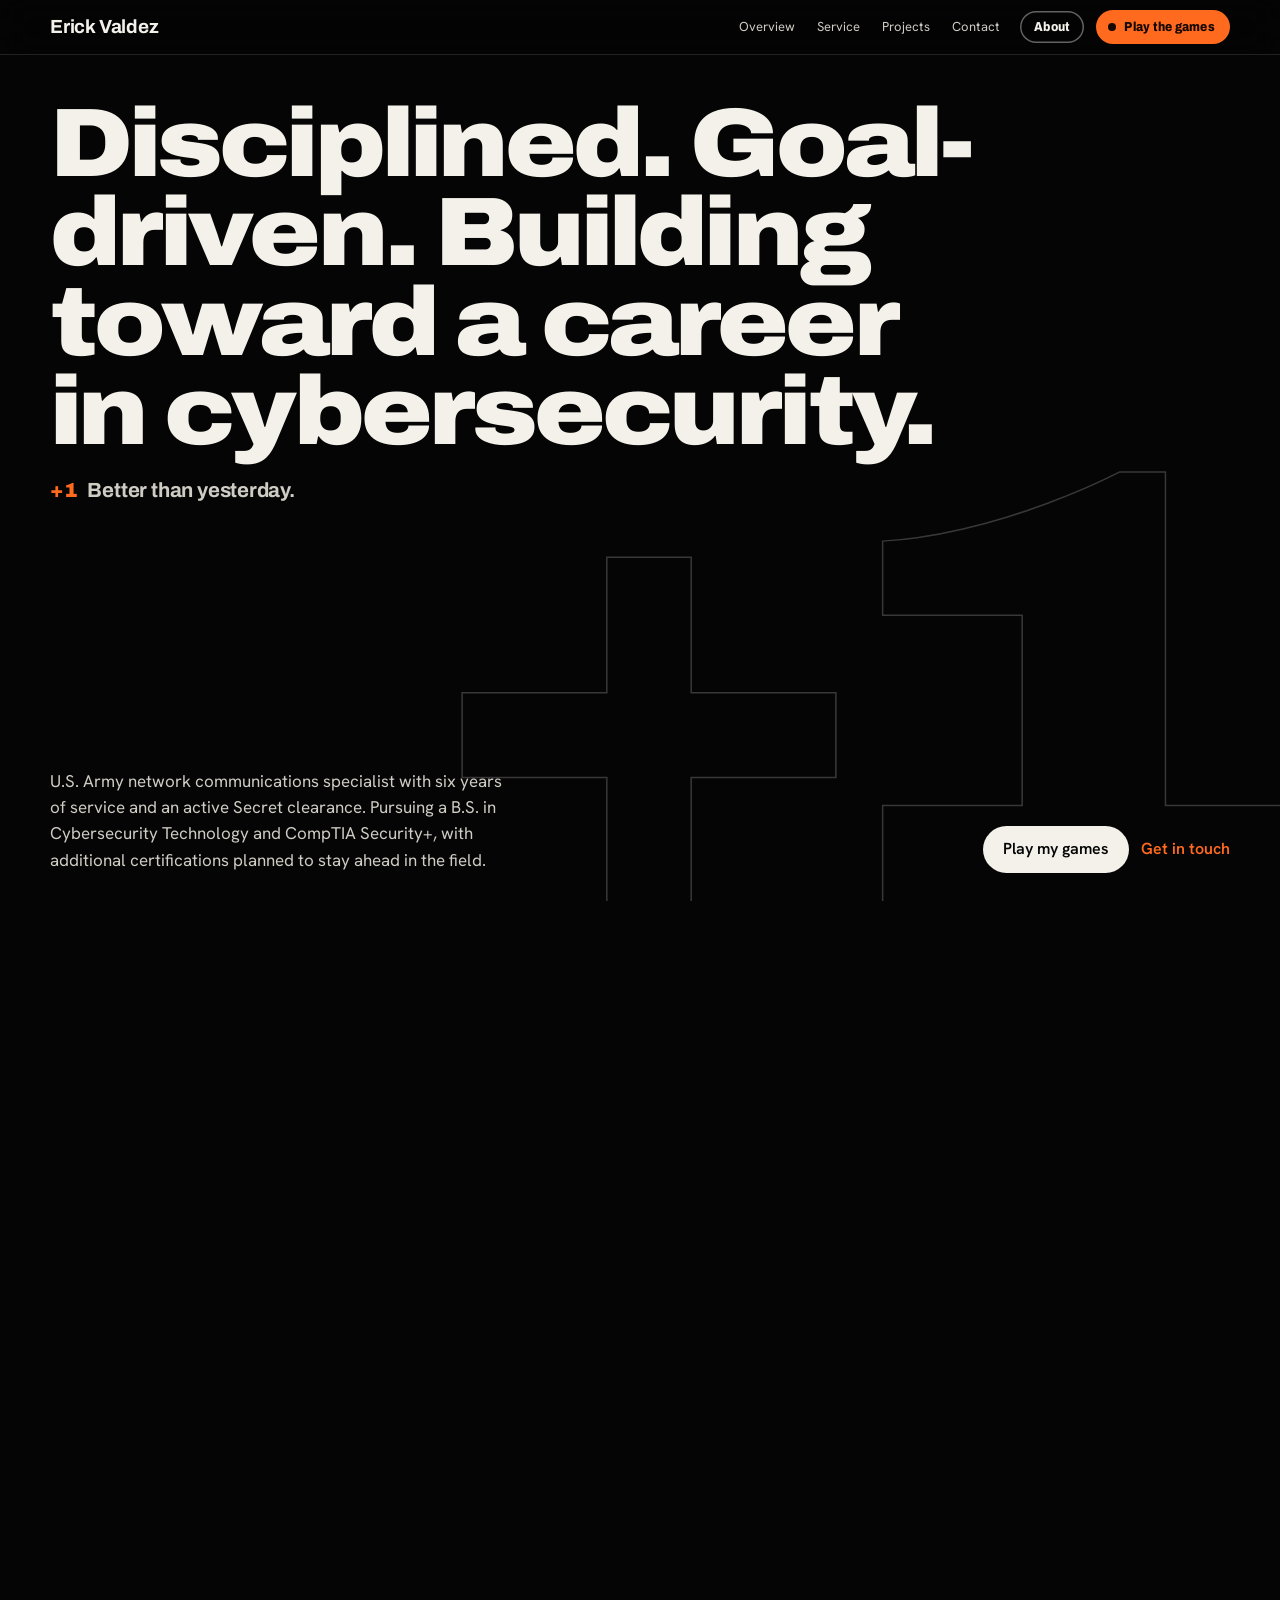
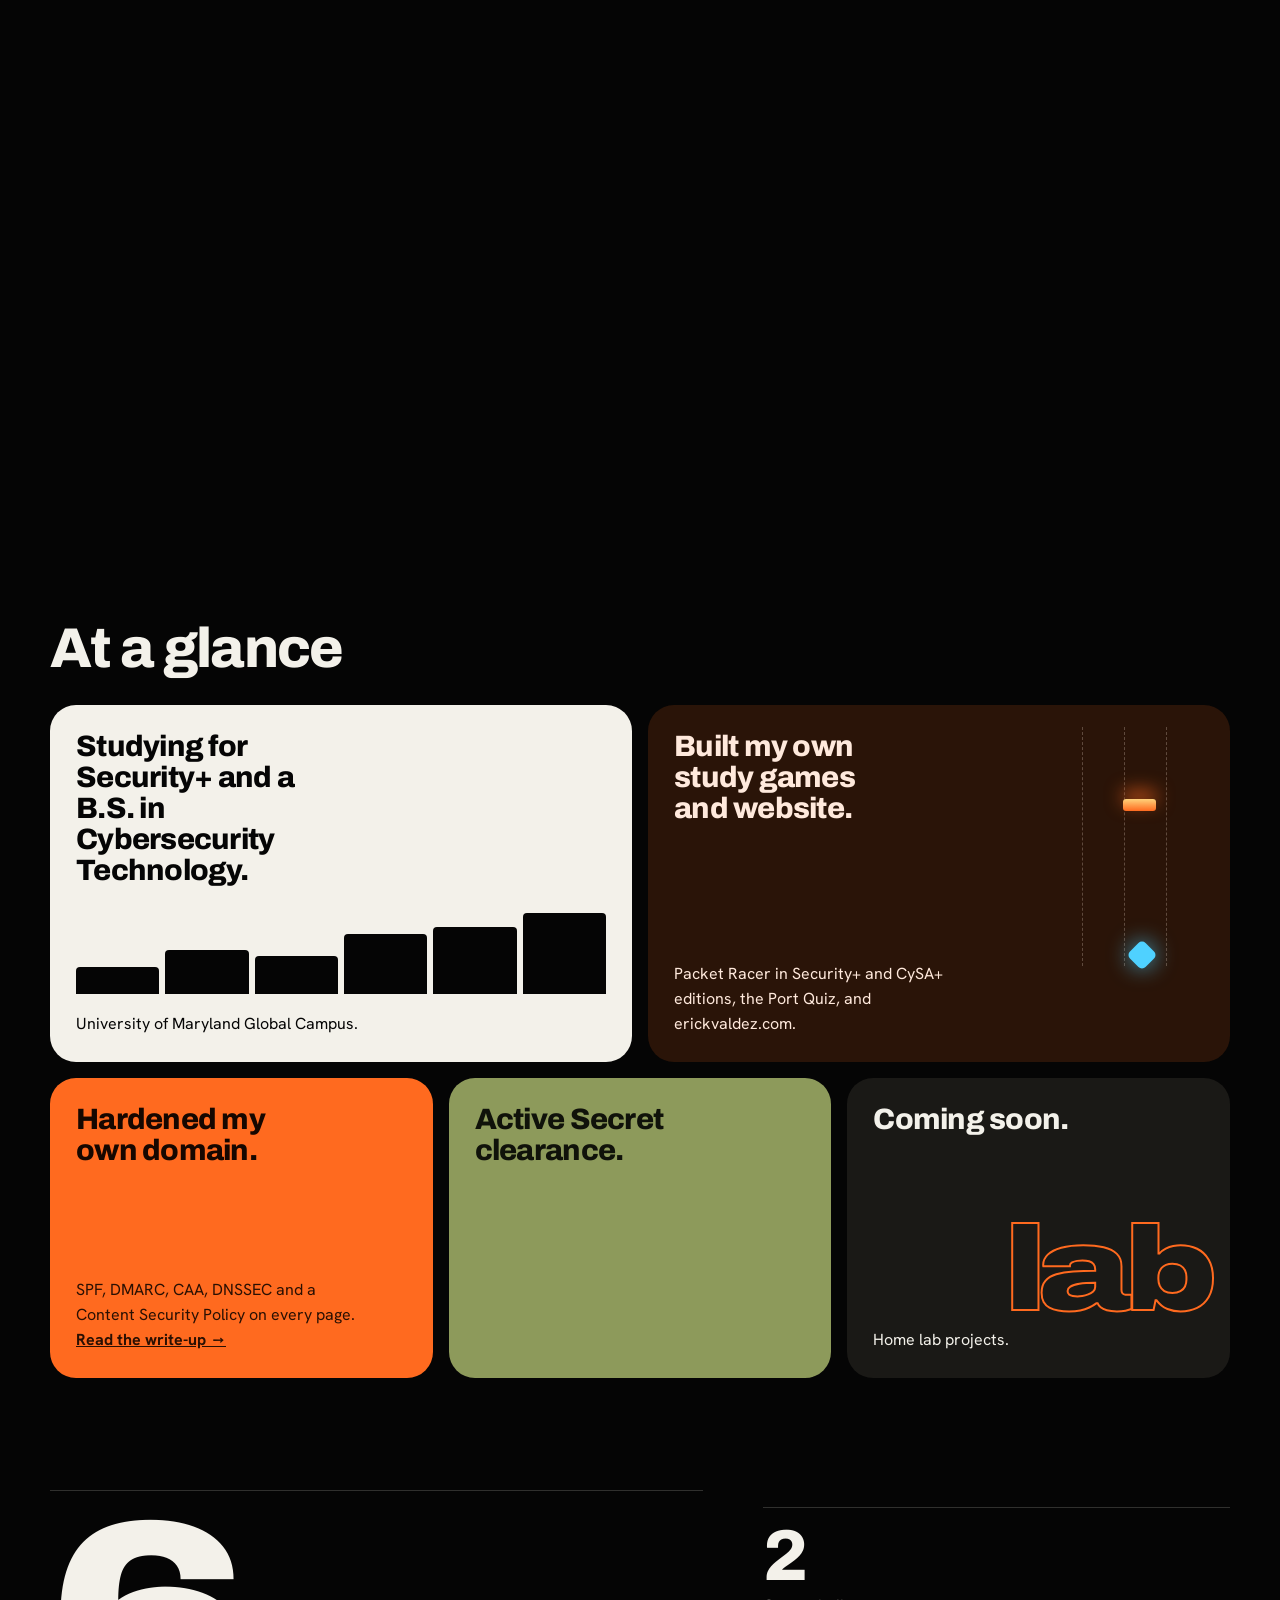
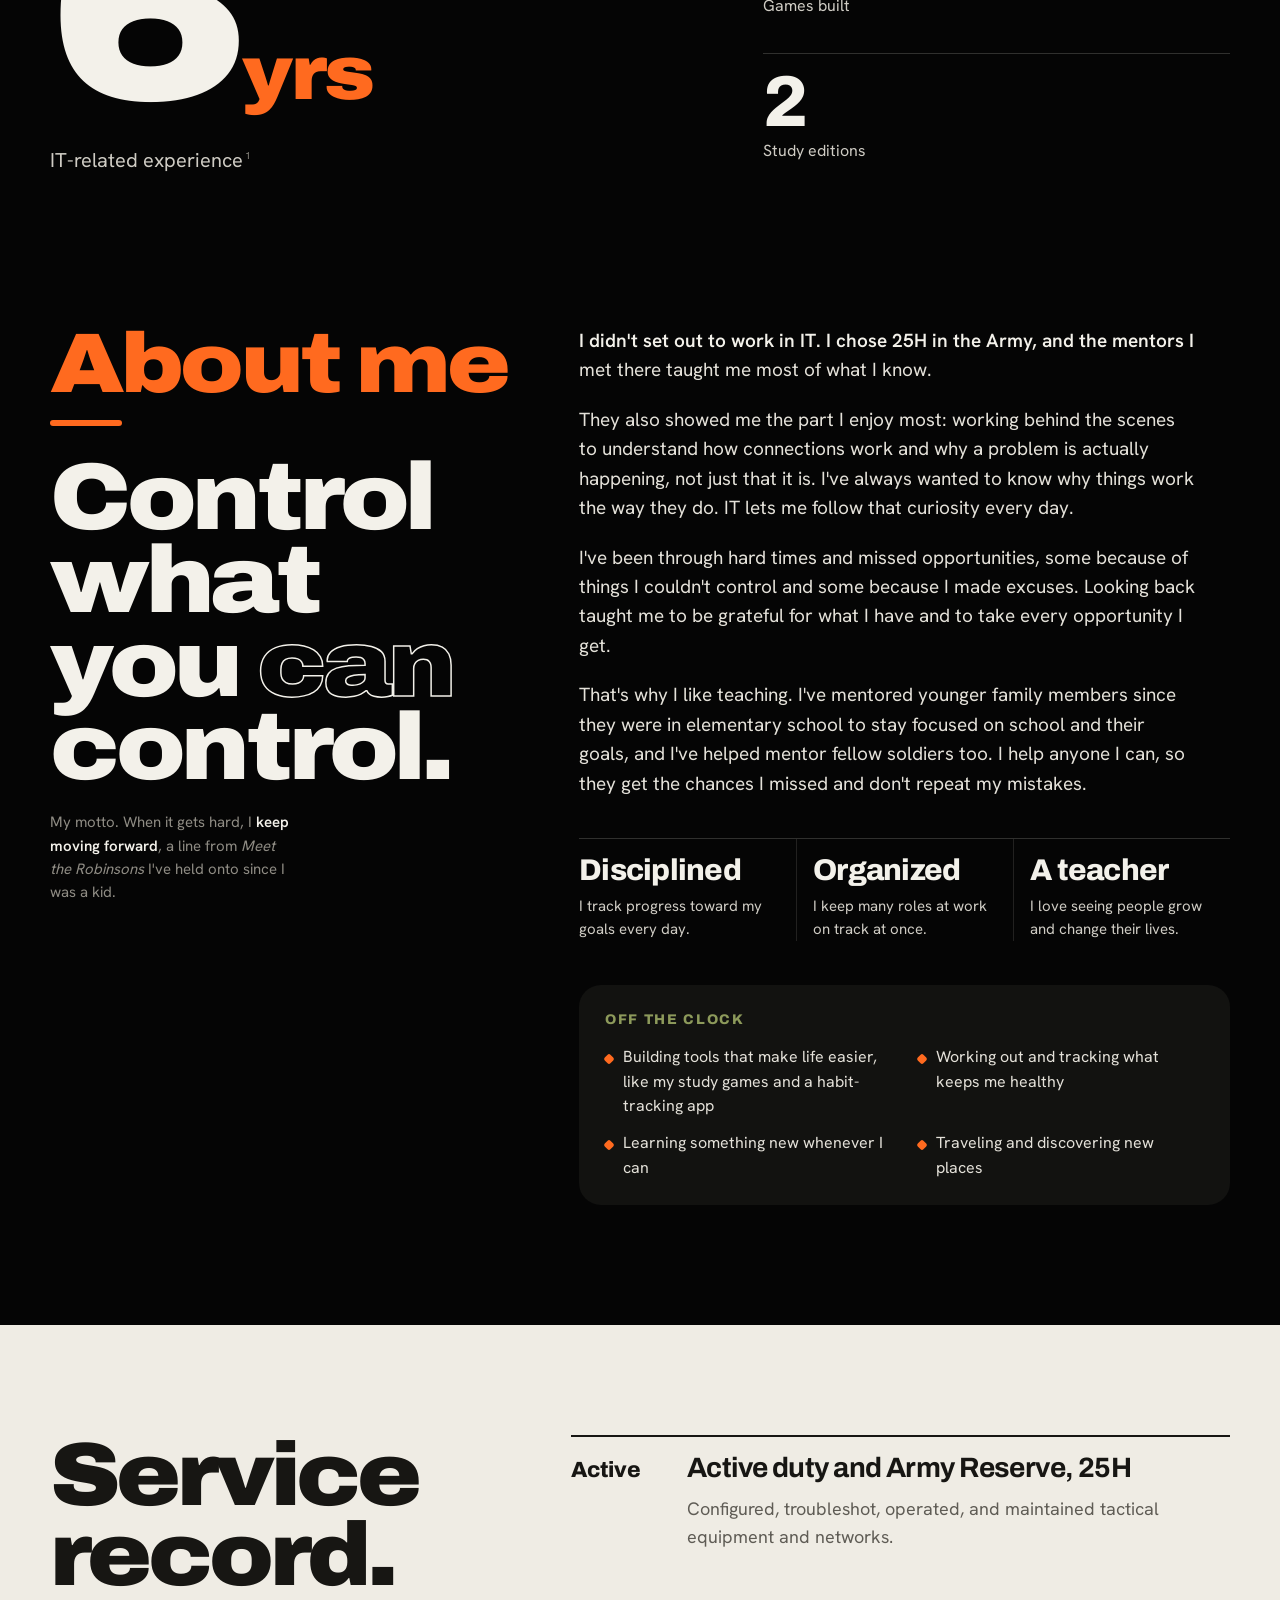
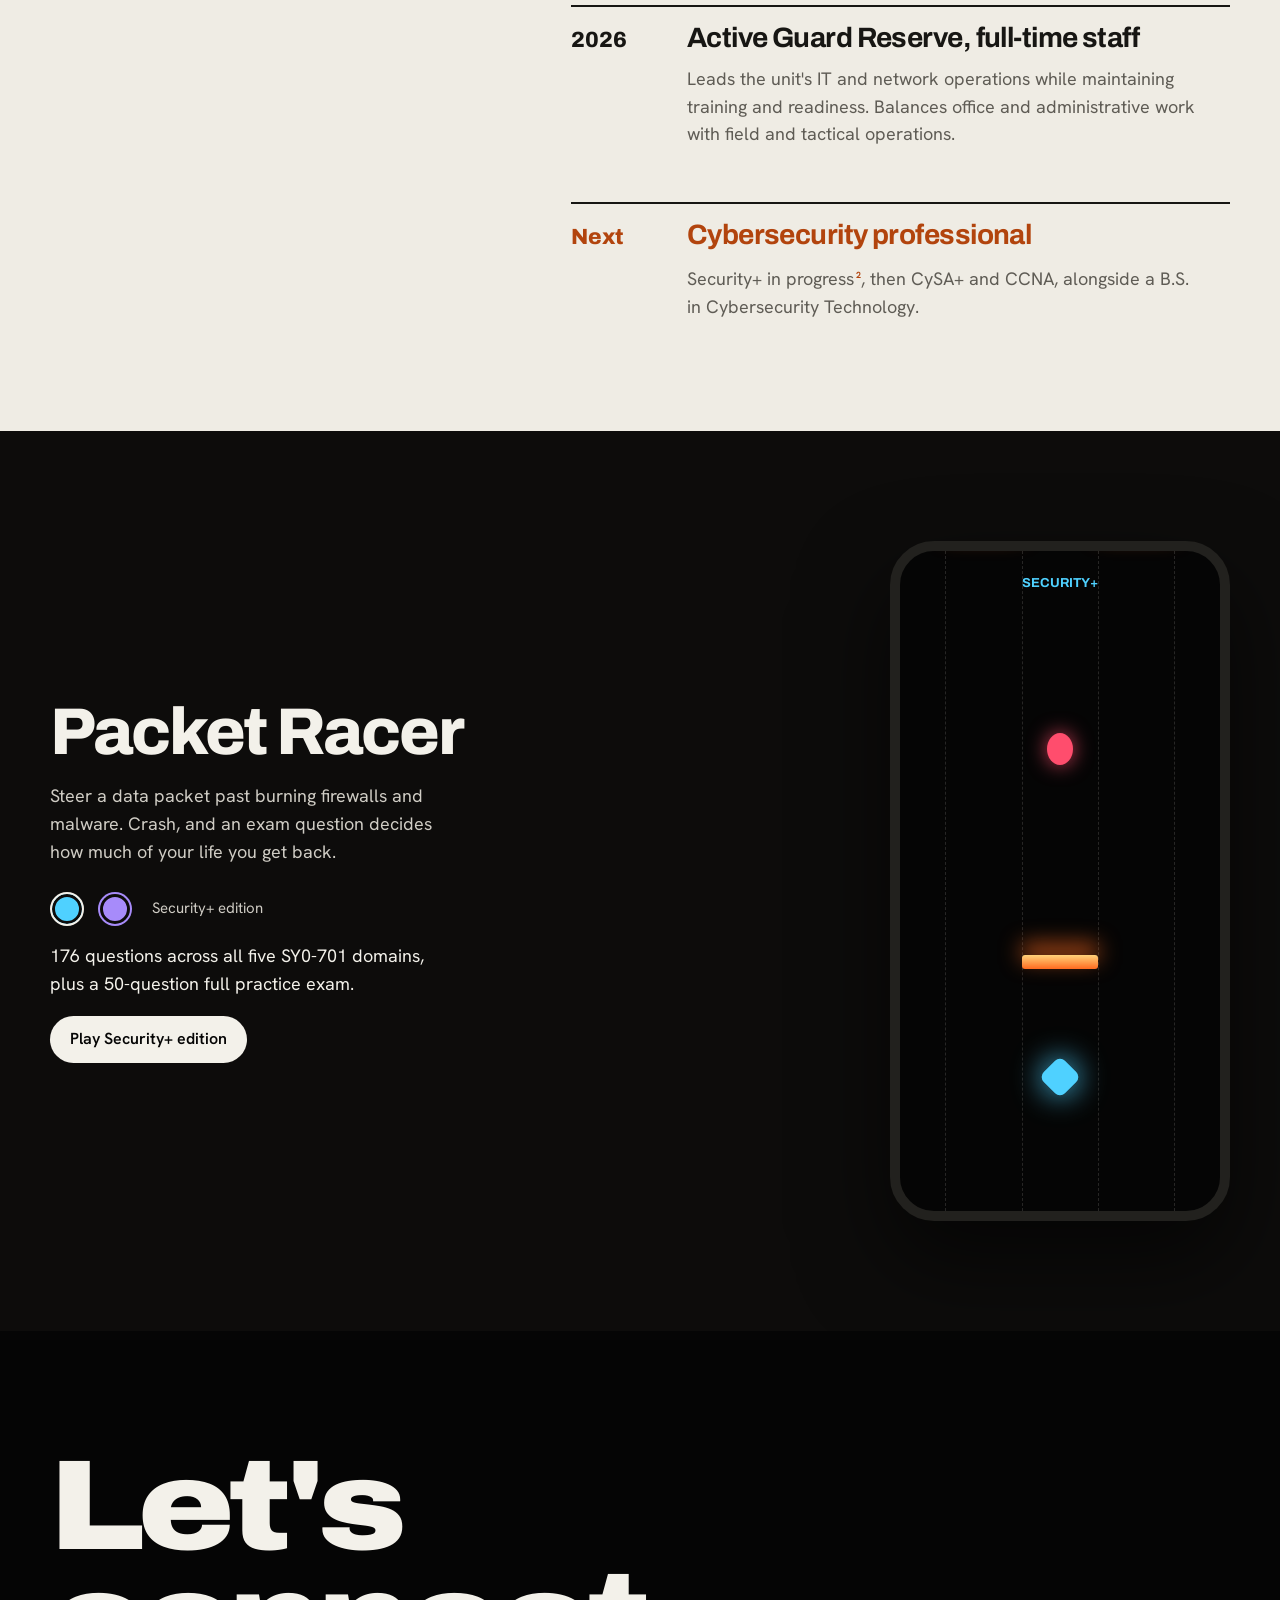
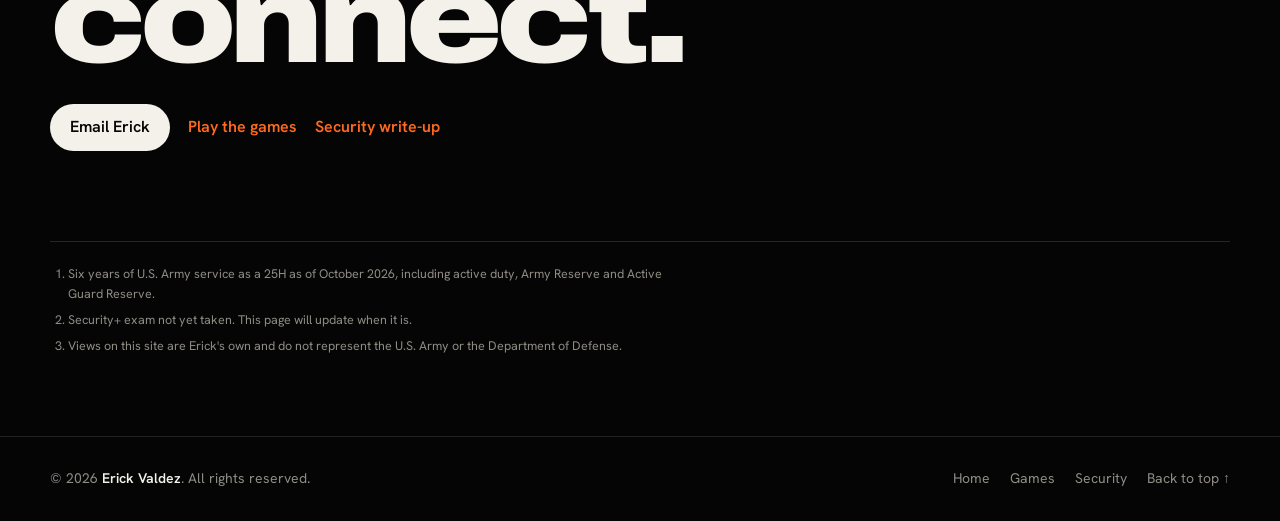
<file: index.html>
<!doctype html>
<html lang="en">
<head>
<meta charset="utf-8">
<meta http-equiv="Content-Security-Policy" content="default-src 'self'; script-src 'self' 'sha256-+uev51ktjQb/4/ascoY7Wz807HXXKqCgTVjJ3sJLk1I=' 'sha256-08X03vMUV/P7T+LoBbYfwhkOYdBcdcPbtRSwJUtWdy8='; style-src 'self' 'unsafe-inline'; font-src 'self'; img-src 'self' data:; connect-src 'self'; manifest-src 'self'; worker-src 'self'; object-src 'none'; base-uri 'none'; form-action 'none'; upgrade-insecure-requests">
<meta name="referrer" content="strict-origin-when-cross-origin">
<meta name="viewport" content="width=device-width, initial-scale=1, viewport-fit=cover">
<meta name="theme-color" content="#050505">
<title>Erick Valdez | Cybersecurity</title>
<meta name="description" content="Erick Valdez: U.S. Army network communications specialist with an active Secret clearance, pursuing a B.S. in Cybersecurity Technology and CompTIA Security+.">
<link rel="icon" href="/favicon.ico" sizes="any">
<link rel="icon" type="image/png" sizes="32x32" href="/favicon-32.png">
<link rel="apple-touch-icon" href="/apple-touch-icon.png">
<meta property="og:type" content="website">
<meta property="og:site_name" content="Erick Valdez">
<meta property="og:title" content="Erick Valdez | Cybersecurity">
<meta property="og:description" content="Erick Valdez: U.S. Army network communications specialist with an active Secret clearance, pursuing a B.S. in Cybersecurity Technology and CompTIA Security+.">
<meta property="og:url" content="https://erickvaldez.com/">
<meta property="og:image" content="https://erickvaldez.com/og-image.jpg">
<meta property="og:image:alt" content="Erick Valdez: Disciplined. Goal-driven. Building toward a career in cybersecurity. +1, better than yesterday.">
<meta name="twitter:card" content="summary_large_image">
<link rel="canonical" href="https://erickvaldez.com/">
<link rel="preload" href="/fonts/archivo.woff2" as="font" type="font/woff2" crossorigin>
<link rel="preload" href="/fonts/hanken-grotesk.woff2" as="font" type="font/woff2" crossorigin>
<link rel="stylesheet" href="/fonts/fonts.css">
<link rel="stylesheet" href="/site.css?v=11">
<style>
/* ---------- about: lopsided, motto-led ---------- */
.about { background: var(--ink); padding-block: 40px 120px; }
.about .max { display: grid; grid-template-columns: minmax(0, 5fr) minmax(0, 7fr); gap: 40px 64px; align-items: start; }
.about-k { font-family: var(--display); font-weight: 900; font-stretch: 115%; font-size: clamp(44px, 6.6vw, 94px); line-height: 0.9; color: var(--flare); margin: 0 0 30px; letter-spacing: -0.045em; }
.about-k::after { content: ""; display: block; width: 72px; height: 6px; margin-top: 18px; border-radius: 3px; background: var(--flare); }
.about-motto { position: sticky; top: 90px; }
.about-motto q { display: block; quotes: none; font-family: var(--display); font-weight: 900; font-stretch: 112%; font-size: clamp(50px, 7.4vw, 104px); line-height: 0.88; letter-spacing: -0.045em; margin: 0; }
.about-motto q em { font-style: normal; color: transparent; -webkit-text-stroke: 1.5px var(--bone); }
.about-motto .sub { margin: 22px 0 0; color: var(--dim); font-size: 15px; max-width: 30ch; }
.about-motto .sub b { color: var(--bone); font-weight: 600; }
.about-story p { margin: 0 0 20px; font-size: 19px; color: #e4e1d9; max-width: 56ch; }
.about-story p:first-child::first-line { color: var(--bone); font-weight: 600; }
.traits { display: grid; grid-template-columns: repeat(3, minmax(0, 1fr)); margin: 40px 0 0; border-top: 1px solid rgba(243,241,234,0.18); }
.traits div { padding: 16px 16px 0 0; }
.traits div + div { padding-left: 16px; border-left: 1px solid rgba(243,241,234,0.12); }
.traits b { display: block; font-family: var(--display); font-weight: 800; font-size: clamp(22px, 2.6vw, 30px); letter-spacing: -0.025em; line-height: 1.05; }
.traits span { display: block; margin-top: 8px; color: #cfccc4; font-size: 15px; }
.offclock { margin-top: 44px; background: #121210; border-radius: 22px; padding: 24px 26px; }
.offclock h3 { margin: 0 0 14px; font-family: var(--display); font-weight: 800; font-size: 14px; letter-spacing: 0.12em; text-transform: uppercase; color: var(--olive); }
.offclock ul { list-style: none; margin: 0; padding: 0; display: grid; grid-template-columns: 1fr 1fr; gap: 12px 26px; }
.offclock li { font-size: 16px; color: #e4e1d9; padding-left: 18px; position: relative; }
.offclock li::before { content: ""; position: absolute; left: 0; top: 0.62em; width: 8px; height: 8px; border-radius: 2px; background: var(--flare); transform: rotate(45deg); }
@media (max-width: 820px) {
  .about .max { grid-template-columns: 1fr; }
  .about-motto { position: static; }
  .about-story p { font-size: 17.5px; }
  .offclock ul { grid-template-columns: 1fr; }
}
@media (max-width: 520px) {
  .traits { grid-template-columns: 1fr; }
  .traits div + div { padding-left: 0; border-left: 0; border-top: 1px solid rgba(243,241,234,0.12); padding-bottom: 14px; }
  .traits div:first-child { padding-bottom: 14px; }
}
</style>
</head>
<body>
<header class="lnav gutter">
  <div class="max">
    <a class="name" href="#top">Erick Valdez</a>
    <nav aria-label="Sections"><a href="#short">Overview</a><a href="#service">Service</a><a href="#packet">Projects</a><a href="#contact">Contact</a></nav>
    <a class="about-pill" href="#about">About</a>
    <a class="play" href="/games"><span class="dot" aria-hidden="true"></span><span>Play<span class="pl-x"> the games</span></span></a>
  </div>
</header>

<main id="top">
  <section class="hero" id="hero" aria-label="Introduction">
    <div class="hero-pin gutter">
      <div class="hero-copy max" style="width:100%">
        <h1>Disciplined. Goal-driven. Building toward a career in cybersecurity.</h1>
        <p class="hero-tag"><b>+1</b> Better than yesterday.</p>
      </div>
      <div class="hero-num plus-one" aria-hidden="true">+1<span class="fill"><span class="fill-in">+1</span></span></div>
      <div class="hero-path" aria-hidden="true"><div class="hero-path-in"><svg viewBox="0 0 1600 140" preserveAspectRatio="none">
        <path d="M0 110 C 260 110, 300 30, 560 40 S 900 120, 1120 70 S 1420 20, 1600 30" fill="none" stroke="#ff6a1f" stroke-width="2" vector-effect="non-scaling-stroke"/>
      </svg></div></div>
      <div class="hero-foot max">
        <p>U.S. Army network communications specialist with six years of service and an active Secret clearance. Pursuing a B.S. in Cybersecurity Technology and CompTIA Security+, with additional certifications planned to stay ahead in the field.</p>
        <div class="ctas"><a class="btn fill" href="/games">Play my games</a><a class="link" href="#contact">Get in touch</a></div>
      </div>
    </div>
  </section>

  <section class="reel-sec" id="short" aria-labelledby="short-title">
    <div class="gutter"><div class="max reel-head">
      <h2 id="short-title">At a glance</h2>
    </div></div>
    <div class="gutter"><div class="max reel" id="reel" aria-label="Highlights">
      <article class="slide s3"><h3>Studying for Security+ and a B.S. in Cybersecurity Technology.</h3><div class="bars" aria-hidden="true"><i style="height:30%"></i><i style="height:48%"></i><i style="height:42%"></i><i style="height:66%"></i><i style="height:74%"></i><i style="height:90%"></i></div><p>University of Maryland Global Campus.</p></article>
      <article class="slide s4"><h3>Built my own study games and website.</h3><div class="lanes" aria-hidden="true"><span></span><span><i class="fw"></i><i class="pk"></i></span><span></span></div><p>Packet Racer in Security+ and CySA+ editions, the Port Quiz, and erickvaldez.com.</p></article>
      <article class="slide s2 sec" style="background:#ff6a1f;color:#160700"><h3>Hardened my own domain.</h3><p style="color:#2a1003">SPF, DMARC, CAA, DNSSEC and a Content Security Policy on every page. <a href="/security" style="font-weight:700">Read the write-up &rarr;</a></p></article>
      <article class="slide s2"><h3>Active Secret clearance.</h3><p></p></article>
      <article class="slide s1 soon"><h3>Coming soon.</h3><span class="big" aria-hidden="true">lab</span><p>Home lab projects.</p></article>
    </div></div>
  </section>

  <section class="nums gutter" aria-label="By the numbers">
    <div class="max">
      <div class="stat-hero"><b>6<small>yrs</small></b><span>IT-related experience<sup><a href="#fn1" aria-label="Footnote 1">1</a></sup></span></div>
      <div class="stat-side">
        <div><b>2</b><span>Games built</span></div>
        <div><b>2</b><span>Study editions</span></div>
      </div>
    </div>
  </section>

  <section class="about gutter" id="about" aria-labelledby="ab-title">
    <div class="max">
      <div class="about-motto">
        <h2 class="about-k" id="ab-title">About me</h2>
        <q>Control what you <em>can</em> control.</q>
        <p class="sub">My motto. When it gets hard, I <b>keep moving forward</b>, a line from <i>Meet the Robinsons</i> I've held onto since I was a kid.</p>
      </div>
      <div class="about-story">
        <p>I didn't set out to work in IT. I chose 25H in the Army, and the mentors I met there taught me most of what I know.</p>
        <p>They also showed me the part I enjoy most: working behind the scenes to understand how connections work and why a problem is actually happening, not just that it is. I've always wanted to know why things work the way they do. IT lets me follow that curiosity every day.</p>
        <p>I've been through hard times and missed opportunities, some because of things I couldn't control and some because I made excuses. Looking back taught me to be grateful for what I have and to take every opportunity I get.</p>
        <p>That's why I like teaching. I've mentored younger family members since they were in elementary school to stay focused on school and their goals, and I've helped mentor fellow soldiers too. I help anyone I can, so they get the chances I missed and don't repeat my mistakes.</p>
        <div class="traits">
          <div><b>Disciplined</b><span>I track progress toward my goals every day.</span></div>
          <div><b>Organized</b><span>I keep many roles at work on track at once.</span></div>
          <div><b>A teacher</b><span>I love seeing people grow and change their lives.</span></div>
        </div>
        <div class="offclock">
          <h3>Off the clock</h3>
          <ul>
            <li>Building tools that make life easier, like my study games and a habit-tracking app</li>
            <li>Working out and tracking what keeps me healthy</li>
            <li>Learning something new whenever I can</li>
            <li>Traveling and discovering new places</li>
          </ul>
        </div>
      </div>
    </div>
  </section>

  <section class="service gutter" id="service" aria-labelledby="svc-title">
    <div class="max">
      <h2 id="svc-title">Service record.</h2>
      <ol>
        <li><span class="yr">Active</span><h3>Active duty and Army Reserve, 25H</h3><p>Configured, troubleshot, operated, and maintained tactical equipment and networks.</p></li>
        <li><span class="yr">2026</span><h3>Active Guard Reserve, full-time staff</h3><p>Leads the unit's IT and network operations while maintaining training and readiness. Balances office and administrative work with field and tactical operations.</p></li>
        <li class="next"><span class="yr">Next</span><h3>Cybersecurity professional</h3><p>Security+ in progress<sup><a href="#fn2" aria-label="Footnote 2">2</a></sup>, then CySA+ and CCNA, alongside a B.S. in Cybersecurity Technology.</p></li>
      </ol>
    </div>
  </section>

  <section class="viewer gutter" id="packet" aria-labelledby="pd-title">
    <div class="max">
      <div>
        <h2 id="pd-title">Packet Racer</h2>
        <p class="lead">Steer a data packet past burning firewalls and malware. Crash, and an exam question decides how much of your life you get back.</p>
        <div class="edition-pick" role="group" aria-label="Edition">
          <button type="button" data-ed="sec" aria-pressed="true" aria-label="Security+ edition" style="background:#4fd1ff"></button>
          <button type="button" data-ed="cysa" aria-pressed="false" aria-label="CySA+ edition" style="background:#a78bfa"></button>
          <span class="lbl" id="ed-name">Security+ edition</span>
        </div>
        <div class="ed-detail" id="ed-detail" aria-live="polite">
          <p>176 questions across all five SY0-701 domains, plus a 50-question full practice exam.</p>
          <a class="btn fill" href="/packet-racer/">Play Security+ edition</a>
        </div>
      </div>
      <div class="screen" aria-hidden="true" id="screen">
        <div class="track"><span></span><span></span><span></span></div>
        <div class="fly">
          <i class="fw2" style="left:14%;width:24%;top:12%"></i><i class="fw2" style="left:62%;width:24%;top:12%"></i>
          <i class="mw" style="left:46%;top:34%"></i>
          <i class="fw2" style="left:38%;width:24%;top:58%"></i>
        </div>
        <span class="tag" id="screen-tag">SECURITY+</span>
        <i class="pk2"></i>
      </div>
    </div>
  </section>

  <section class="contact gutter" id="contact" aria-labelledby="ct-title">
    <div class="max">
      <h2 id="ct-title">Let's connect.</h2>
      <div class="row"><a class="btn fill" id="email-btn" href="#contact">Email Erick</a><a class="link" href="/games">Play the games</a><a class="link" href="/security">Security write-up</a></div>
      <div class="notes" id="notes">
        <ol>
          <li id="fn1">Six years of U.S. Army service as a 25H as of October 2026, including active duty, Army Reserve and Active Guard Reserve.</li>
          <li id="fn2">Security+ exam not yet taken. This page will update when it is.</li>
          <li>Views on this site are Erick's own and do not represent the U.S. Army or the Department of Defense.</li>
        </ol>
      </div>
    </div>
  </section>
</main>

<script>
(function () {
  "use strict";
  var reduce = window.matchMedia("(prefers-reduced-motion: reduce)").matches;

  // hero scroll progress -> --p (0..1)
  // Measured against the pinned panel (a stable height) instead of window.innerHeight,
  // which changes on iPhone and Android whenever the browser toolbar slides in or out.
  // Updates are batched to one per frame.
  var hero = document.getElementById("hero");
  var pin = hero.querySelector(".hero-pin");
  var ticking = false, lastP = -1;
  function update() {
    ticking = false;
    if (reduce) return;
    var r = hero.getBoundingClientRect();
    var span = hero.offsetHeight - pin.offsetHeight;
    var p = span > 0 ? Math.min(1, Math.max(0, -r.top / span)) : 0;
    if (Math.abs(p - lastP) < 0.001) return;
    lastP = p;
    var q = Math.min(1, Math.max(0, (p - 0.3) / 0.7)); // orange fill starts after the intro text fades
    hero.style.setProperty("--p", p.toFixed(4));
    hero.style.setProperty("--q", q.toFixed(4));
    hero.classList.toggle("faded", p > 0.3);
  }
  function onScroll() { if (!ticking) { ticking = true; requestAnimationFrame(update); } }
  window.addEventListener("scroll", onScroll, { passive: true });
  window.addEventListener("resize", function () { lastP = -1; onScroll(); });
  window.addEventListener("pageshow", function () { lastP = -1; update(); });
  update();

  // edition picker
  var ED = {
    sec: { name: "Security+ edition", color: "#4fd1ff", tag: "SECURITY+", text: "176 questions across all five SY0-701 domains, plus a 50-question full practice exam.", cta: "Play Security+ edition", url: "/packet-racer/" },
    cysa: { name: "CySA+ edition", color: "#a78bfa", tag: "CYSA+", text: "101 analyst questions on logs, threat hunting, vulnerability management and incident response, plus a 47-question full exam.", cta: "Play CySA+ edition", url: "/packet-racer/cysa/" }
  };
  var screen = document.getElementById("screen");
  document.querySelectorAll(".edition-pick button").forEach(function (b) {
    b.addEventListener("click", function () {
      var e = ED[b.dataset.ed];
      document.querySelectorAll(".edition-pick button").forEach(function (x) { x.setAttribute("aria-pressed", String(x === b)); });
      document.getElementById("ed-name").textContent = e.name;
      var d = document.getElementById("ed-detail");
      d.querySelector("p").textContent = e.text;
      d.querySelector("a").textContent = e.cta;
      d.querySelector("a").setAttribute("href", e.url);
      screen.style.setProperty("--edc", e.color);
      document.getElementById("screen-tag").textContent = e.tag;
    });
  });

  // email is assembled at runtime so scraper bots can't read it from the page source
  var u = ["evaldez", "2d"].join(""), dom = ["gmail", "com"].join(".");
  var eb = document.getElementById("email-btn");
  if (eb) {
    eb.addEventListener("click", function (ev) { ev.preventDefault(); window.location.href = "mai" + "lto:" + u + "@" + dom; });
    eb.setAttribute("title", u + "@" + dom);
  }
})();
</script>
<footer class="site-foot gutter">
  <div class="max">
    <p>&copy; <span id="yr">2026</span> <b>Erick Valdez</b>. All rights reserved.</p>
    <nav aria-label="Footer"><a href="/">Home</a><a href="/games">Games</a><a href="/security">Security</a><a href="#" id="to-top">Back to top &uarr;</a></nav>
  </div>
</footer>
<script>document.getElementById("yr").textContent=new Date().getFullYear();document.getElementById("to-top").addEventListener("click",function(e){e.preventDefault();window.scrollTo({top:0,behavior:matchMedia("(prefers-reduced-motion: reduce)").matches?"auto":"smooth"});});</script>
</body>
</html>
</file>
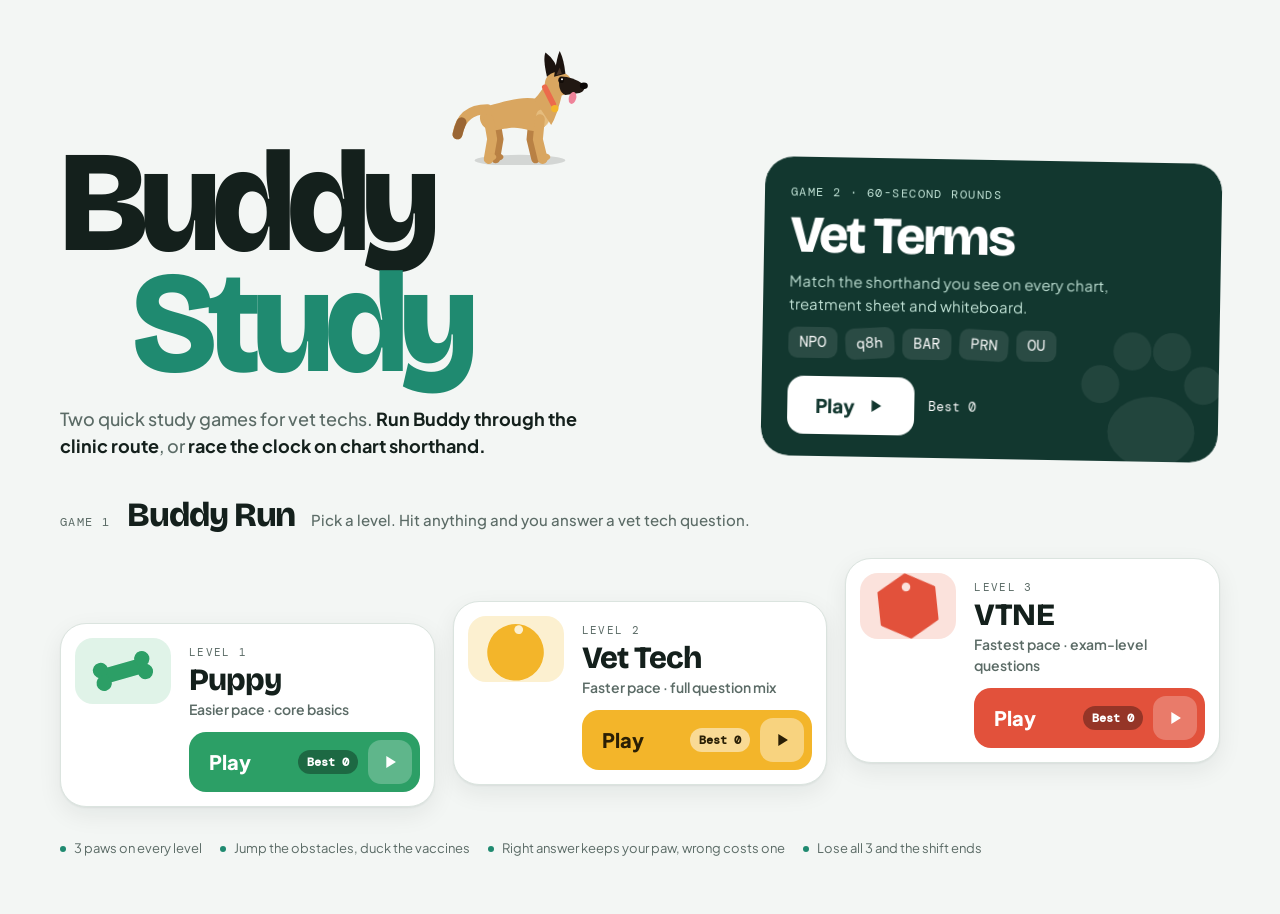
<file: buddy-study/index.html>
<!doctype html>
<html lang="en">
<head>
<meta charset="utf-8">
<meta http-equiv="Content-Security-Policy" content="default-src 'self'; script-src 'self' 'sha256-xE8mG9CactLHycpVAk2IENmnA2arLlDdLR2qnqodFdI=' 'sha256-YRMP5kAJGoGKTdDcSH530ZFH4+afUIqAP65Yu/oPHM4='; style-src 'self' 'unsafe-inline'; font-src 'self'; img-src 'self' data:; connect-src 'self'; manifest-src 'self'; worker-src 'self'; object-src 'none'; base-uri 'none'; form-action 'none'; upgrade-insecure-requests">
<meta name="referrer" content="strict-origin-when-cross-origin">
<meta name="viewport" content="width=device-width,initial-scale=1,viewport-fit=cover">
<meta name="description" content="Buddy Study: two vet tech study games. Run Buddy through the clinic route, or race the clock on chart shorthand.">
<meta property="og:type" content="website">
<meta property="og:site_name" content="Erick Valdez">
<meta property="og:title" content="Buddy Study">
<meta property="og:description" content="Buddy Study: two vet tech study games. Run Buddy through the clinic route, or race the clock on chart shorthand.">
<meta property="og:url" content="https://erickvaldez.com/buddy-study/">
<meta property="og:image" content="https://erickvaldez.com/buddy-study/icon-512.png">
<meta property="og:image:alt" content="Buddy Study app icon">
<meta name="twitter:card" content="summary_large_image">
<link rel="canonical" href="https://erickvaldez.com/buddy-study/">
<meta name="theme-color" content="#1f8a70">
<link rel="manifest" href="manifest.webmanifest">
<link rel="icon" type="image/png" sizes="192x192" href="icon-192.png">
<link rel="apple-touch-icon" href="apple-touch-icon.png">
<meta name="apple-mobile-web-app-capable" content="yes">
<meta name="mobile-web-app-capable" content="yes">
<meta name="apple-mobile-web-app-title" content="Buddy Study">
<meta name="apple-mobile-web-app-status-bar-style" content="default">
<style>:root{padding-top:env(safe-area-inset-top,0px);padding-bottom:env(safe-area-inset-bottom,0px)}img{max-width:100%}</style>
<title>Buddy Study</title>
<meta name="claude:viewport-fit-sides" content="cover">
<link rel="preload" href="/fonts/bricolage-grotesque.woff2" as="font" type="font/woff2" crossorigin>
<link rel="preload" href="/fonts/plus-jakarta-sans.woff2" as="font" type="font/woff2" crossorigin>
<link rel="stylesheet" href="/fonts/fonts.css">
<style>
/* Layout: oversized wordmark with Buddy standing on it (left), a deep-green Vet Terms tile (right),
   then Buddy Run levels as three boxes stepping up like stairs (easy to hard). Games run in their own full views. */
:root{
  --bg:#f3f6f4; --surface:#ffffff; --soft:#edf2ef; --ink:#14201c; --muted:#5b6b66; --line:#dbe4df;
  --brand:#1f8a70; --coral:#ec6a4c;
  --green:#2c9f66; --green-soft:#e0f3e8;
  --yellow:#f3b52a; --yellow-soft:#fcf0d0; --on-yellow:#2a1f05;
  --red:#e2513b; --red-soft:#fbe2dc;
  --terms-bg:#12372f; --terms-ink:#ffffff; --terms-muted:#bfe0d4; --terms-chip:rgba(255,255,255,.1);
  --shadow:0 1px 2px rgba(16,32,28,.06),0 8px 24px rgba(16,32,28,.07);
  --shadow-lg:0 2px 6px rgba(16,32,28,.08),0 24px 60px rgba(16,32,28,.16);
  --glass:rgba(255,255,255,.74); --glass-line:rgba(20,32,28,.08);
  --sky:#bfe5ee; --sky2:#ecf7f1; --hill:#acd9ba; --hill2:#88c59f; --house:#f6e9d8; --roof:#d77a5b;
  --ground:#8fcd7d; --path:#ede2cb; --pathline:#dccba8; --cloud:#ffffff; --sun:#ffcf5c;
  --display:"Bricolage Grotesque","Avenir Next","Trebuchet MS",sans-serif;
  --body:"Plus Jakarta Sans","Avenir Next","Segoe UI",sans-serif;
  --mono:"DM Mono",ui-monospace,"Menlo",monospace;
}
@media (prefers-color-scheme: dark){:root:not([data-theme="light"]){
  --bg:#0d1412; --surface:#16201d; --soft:#1d2925; --ink:#e7efeb; --muted:#9aafa8; --line:#28362f;
  --brand:#46c29d; --coral:#ff8a6d;
  --green:#3dbd7d; --green-soft:#173628; --yellow:#f5c245; --yellow-soft:#3a3016; --red:#ef654e; --red-soft:#3c1f19;
  --terms-bg:#18463b; --terms-muted:#b6dccd; --terms-chip:rgba(255,255,255,.12);
  --shadow:0 1px 2px rgba(0,0,0,.3),0 8px 24px rgba(0,0,0,.3); --shadow-lg:0 2px 6px rgba(0,0,0,.35),0 24px 60px rgba(0,0,0,.45);
  --glass:rgba(22,32,29,.74); --glass-line:rgba(255,255,255,.08);
  --sky:#13283a; --sky2:#26434a; --hill:#1f4037; --hill2:#19352d; --house:#3a3633; --roof:#8a4a38;
  --ground:#2b583a; --path:#4c4436; --pathline:#5d5341; --cloud:#3a5465; --sun:#f1e4a8; color-scheme:dark}}
:root[data-theme="dark"]{
  --bg:#0d1412; --surface:#16201d; --soft:#1d2925; --ink:#e7efeb; --muted:#9aafa8; --line:#28362f;
  --brand:#46c29d; --coral:#ff8a6d;
  --green:#3dbd7d; --green-soft:#173628; --yellow:#f5c245; --yellow-soft:#3a3016; --red:#ef654e; --red-soft:#3c1f19;
  --terms-bg:#18463b; --terms-muted:#b6dccd; --terms-chip:rgba(255,255,255,.12);
  --shadow:0 1px 2px rgba(0,0,0,.3),0 8px 24px rgba(0,0,0,.3); --shadow-lg:0 2px 6px rgba(0,0,0,.35),0 24px 60px rgba(0,0,0,.45);
  --glass:rgba(22,32,29,.74); --glass-line:rgba(255,255,255,.08);
  --sky:#13283a; --sky2:#26434a; --hill:#1f4037; --hill2:#19352d; --house:#3a3633; --roof:#8a4a38;
  --ground:#2b583a; --path:#4c4436; --pathline:#5d5341; --cloud:#3a5465; --sun:#f1e4a8; color-scheme:dark}

*{box-sizing:border-box}
[hidden]{display:none!important}
html{-webkit-text-size-adjust:100%;text-size-adjust:100%}
html.playing,html.playing body{overflow:hidden;overscroll-behavior:none;height:100%}
body{background:var(--bg);color:var(--ink);font-family:var(--body);font-size:15px;line-height:1.5;-webkit-font-smoothing:antialiased;
  padding-left:max(16px,env(safe-area-inset-left,0px));padding-right:max(16px,env(safe-area-inset-right,0px));padding-block:18px 48px}
.wrap{max-width:1160px;margin:0 auto}
button{font:inherit;color:inherit;-webkit-appearance:none;appearance:none;touch-action:manipulation;-webkit-tap-highlight-color:transparent}
:focus-visible{outline:3px solid var(--brand);outline-offset:3px}
kbd{font-family:var(--mono);font-size:12px;background:var(--soft);border:1px solid var(--line);border-bottom-width:2px;border-radius:6px;padding:0 6px;color:var(--ink)}
.eyebrow{font-family:var(--mono);font-size:12px;letter-spacing:.12em;text-transform:uppercase;color:var(--muted);margin:0}
.playicon{width:22px;height:22px;flex:none}

/* ---------- Landing ---------- */
.landing{display:grid;grid-template-columns:minmax(0,1.45fr) minmax(0,1fr);gap:26px 40px;align-items:end}
.hero{position:relative;min-width:0;padding-top:min(118px,13vh)}
#peek{position:absolute;left:clamp(170px,30vw,360px);bottom:calc(100% - min(118px,13vh) - 6px);top:auto;width:190px;height:140px;pointer-events:none}
@media (min-width:861px){.hero{padding-top:max(100px,min(118px,13vh))}#peek{bottom:auto;top:max(-30px,min(0px,13vh - 118px))}}
.mega{font-family:var(--display);font-weight:800;font-size:clamp(76px,min(12.5vw,16vh),164px);line-height:.84;letter-spacing:-.055em;margin:0}
.mega span{display:block}
.mega .s{color:var(--brand);margin-left:.5em}
.lede{font-size:18px;font-weight:500;color:var(--muted);max-width:40ch;margin:20px 0 0;text-wrap:pretty}
.lede b{color:var(--ink);font-weight:700}

.terms{position:relative;overflow:hidden;display:flex;flex-direction:column;gap:10px;text-align:left;cursor:pointer;border:0;border-radius:28px;
  padding:26px 26px 22px;background:var(--terms-bg);color:var(--terms-ink);box-shadow:var(--shadow-lg);transition:transform .2s;transform:rotate(1deg);isolation:isolate;-webkit-mask-image:-webkit-radial-gradient(white,black)}
@media (hover:hover){.terms:hover{transform:rotate(0) translateY(-3px)}}
.terms .eyebrow{color:var(--terms-muted)}
.bgpaw{position:absolute;right:-28px;bottom:-34px;width:190px;height:190px;color:#fff;opacity:.07;pointer-events:none}
.tt{font-family:var(--display);font-weight:800;font-size:52px;line-height:.95;letter-spacing:-.04em}
.tdesc{color:var(--terms-muted);font-size:15px;max-width:30ch}
.chips{display:flex;flex-wrap:wrap;gap:8px;margin:2px 0 8px}
.chips span{font-family:var(--mono);font-size:15px;padding:4px 11px;border-radius:9px;background:var(--terms-chip)}
.chips span:nth-child(2){transform:rotate(-4deg)}.chips span:nth-child(4){transform:rotate(3deg)}
.tfoot{display:flex;align-items:center;gap:14px;position:relative}
.bigplay{display:inline-flex;align-items:center;justify-content:center;gap:10px;height:58px;padding:0 28px;border-radius:16px;font-weight:800;font-size:19px}
.terms .bigplay{background:#fff;color:#12372f;flex:1;max-width:240px}
.best{font-family:var(--mono);font-size:13px}

.runhead{grid-column:1/-1;display:flex;align-items:baseline;gap:6px 16px;flex-wrap:wrap;margin-top:min(18px,1.5vh)}
.runhead h2{font-family:var(--display);font-weight:800;font-size:34px;letter-spacing:-.03em;line-height:1;margin:0}
.runhead p{margin:0;color:var(--muted);font-weight:500}
.levels{grid-column:1/-1;display:grid;grid-template-columns:repeat(3,minmax(0,1fr));gap:18px;align-items:end}
.lvl{--c:var(--green);--cs:var(--green-soft);--on:#fff;display:grid;grid-template-columns:96px minmax(0,1fr);grid-template-areas:"art body" "art play";
  gap:12px 18px;text-align:left;cursor:pointer;background:var(--surface);border:1px solid var(--line);border-radius:26px;padding:14px;
  box-shadow:var(--shadow);transition:transform .18s,box-shadow .18s}
@media (hover:hover){.lvl:hover{transform:translateY(-4px);box-shadow:var(--shadow-lg)}}
.lvl:active{transform:translateY(0) scale(.99)}
.lvl.tech{--c:var(--yellow);--cs:var(--yellow-soft);--on:var(--on-yellow)}
.lvl.vtne{--c:var(--red);--cs:var(--red-soft);--on:#fff}
.lvl.puppy{margin-bottom:0}.lvl.tech{margin-bottom:22px}.lvl.vtne{margin-bottom:44px}
.lvl-art{grid-area:art;display:grid;place-items:center;border-radius:18px;background:var(--cs)}
.lvl-art svg{width:66px;height:66px}
.lvl.puppy .lvl-art svg{transform:rotate(-16deg)}.lvl.tech .lvl-art svg{transform:rotate(8deg)}.lvl.vtne .lvl-art svg{transform:rotate(-6deg)}
.lvl-body{grid-area:body;display:flex;flex-direction:column;gap:3px;padding-top:6px;min-width:0}
.lk{font-family:var(--mono);font-size:11px;letter-spacing:.12em;text-transform:uppercase;color:var(--muted)}
.ln{font-family:var(--display);font-weight:800;font-size:31px;letter-spacing:-.03em;line-height:1.02}
.ld{color:var(--muted);font-size:14px;font-weight:600}
.lvl-play{grid-area:play;display:flex;align-items:center;justify-content:space-between;gap:10px;height:60px;padding:0 8px 0 20px;border-radius:17px;background:var(--c);color:var(--on);font-weight:800;font-size:20px}
.lvl-play .best{font-weight:600;font-size:12px;margin-left:auto;white-space:nowrap;padding:3px 9px;border-radius:999px;background:rgba(0,0,0,.34)}
.lvl.tech .lvl-play .best{background:rgba(255,255,255,.5)}
@media (min-width:861px) and (max-width:1120px){.lvl-play .best{display:none}.lvl{grid-template-columns:80px minmax(0,1fr)}.lvl-art svg{width:56px;height:56px}}
.lvl-play i{display:grid;place-items:center;width:44px;height:44px;border-radius:13px;background:rgba(255,255,255,.24)}
.lvl.tech .lvl-play i{background:rgba(255,255,255,.4)}
.rules{grid-column:1/-1;margin:6px 0 0;font-size:13px;color:var(--muted);display:flex;flex-wrap:wrap;gap:4px 18px}
.rules span::before{content:"";display:inline-block;width:6px;height:6px;border-radius:50%;background:var(--brand);margin-right:8px;vertical-align:middle}

/* ---------- Shared bars and buttons ---------- */
.miniword{font-family:var(--display);font-weight:800;font-size:22px;letter-spacing:-.04em;line-height:1}
.miniword span{color:var(--brand)}
.chip{font-weight:800;font-size:13px;border-radius:999px;padding:5px 12px;background:var(--brand);color:#fff}
.chip[data-level="puppy"]{background:var(--green);color:#fff}.chip[data-level="tech"]{background:var(--yellow);color:var(--on-yellow)}.chip[data-level="vtne"]{background:var(--red);color:#fff}
.spacer{flex:1}
.btn{display:inline-flex;align-items:center;justify-content:center;gap:8px;height:52px;padding:0 24px;border:0;border-radius:15px;background:var(--brand);color:#fff;font-weight:800;font-size:17px;cursor:pointer;transition:transform .12s,filter .12s}
@media (hover:hover){.btn:hover{filter:brightness(1.06)}}.btn:active{transform:scale(.97)}
.btn.alt{background:var(--soft);color:var(--ink)}
.btn.big{height:60px;padding:0 34px;font-size:19px;border-radius:17px}
.row{display:flex;gap:10px;flex-wrap:wrap;align-items:center}

/* ---------- Buddy Run (full screen) ---------- */
.play{position:fixed;top:0;right:0;bottom:0;left:0;z-index:50;background:var(--sky);-webkit-user-select:none;user-select:none}
.stage{position:absolute;top:0;right:0;bottom:0;left:0;overflow:hidden;background:var(--sky);touch-action:none;user-select:none;-webkit-user-select:none;-webkit-touch-callout:none}
canvas#cv{display:block;width:100%;height:100%;cursor:pointer}
.topbar{position:absolute;top:0;left:0;right:0;display:flex;align-items:center;gap:8px 10px;flex-wrap:wrap;pointer-events:none;
  padding-top:calc(env(safe-area-inset-top,0px) + 12px);padding-left:max(14px,env(safe-area-inset-left,0px));padding-right:max(14px,env(safe-area-inset-right,0px))}
.topbar > *{pointer-events:auto}
.topbar .miniword{margin-right:4px}
.pill{display:inline-flex;align-items:center;gap:7px;height:40px;padding:0 14px;border-radius:999px;background:var(--glass);border:1px solid var(--glass-line);
  -webkit-backdrop-filter:blur(12px);backdrop-filter:blur(12px);box-shadow:0 4px 14px rgba(0,0,0,.06);color:var(--ink)}
.pill small{font-size:11px;font-weight:700;color:var(--muted);text-transform:uppercase;letter-spacing:.06em}
.pill b{font-family:var(--mono);font-weight:500;font-size:18px;font-variant-numeric:tabular-nums}
.btnpill{cursor:pointer;font-weight:800;font-size:14px;border:1px solid var(--glass-line)}
.btnpill svg{width:16px;height:16px}
.paws{display:inline-flex;gap:3px;color:var(--coral)}
.paws svg{width:19px;height:19px}.paws .off{opacity:.2}
.toast{position:absolute;top:calc(env(safe-area-inset-top,0px) + 66px);right:max(16px,env(safe-area-inset-right,0px));font-family:var(--mono);font-size:12px;
  background:var(--ink);color:var(--bg);padding:6px 12px;border-radius:999px;opacity:0;transform:translateY(-6px);transition:.25s;pointer-events:none}
.toast.show{opacity:1;transform:none}
.hints{position:absolute;left:0;right:0;bottom:calc(env(safe-area-inset-bottom,0px) + 24px);display:flex;justify-content:center;gap:10px;flex-wrap:wrap;pointer-events:none;transition:opacity .6s;padding:0 16px}
.hints span{display:flex;align-items:center;gap:6px;font-weight:700;font-size:14px;background:var(--glass);border:1px solid var(--glass-line);-webkit-backdrop-filter:blur(12px);backdrop-filter:blur(12px);border-radius:999px;padding:7px 14px}
.hints.fade{opacity:0}

.overlay{position:absolute;top:0;right:0;bottom:0;left:0;display:flex;align-items:flex-end;justify-content:flex-start;
  padding:76px max(16px,env(safe-area-inset-right,0px)) calc(env(safe-area-inset-bottom,0px) + 16px) max(16px,env(safe-area-inset-left,0px))}
.overlay.center{align-items:center;justify-content:center;background:rgba(127,140,135,.25);background:color-mix(in srgb,var(--bg) 35%,transparent);-webkit-backdrop-filter:blur(3px);backdrop-filter:blur(3px)}
.panel{background:var(--surface);border:1px solid var(--line);border-radius:26px;padding:22px 22px 20px;max-width:480px;width:100%;box-shadow:var(--shadow-lg);max-height:100%;overflow:auto;-webkit-overflow-scrolling:touch;overscroll-behavior:contain;touch-action:pan-y;-webkit-user-select:text;user-select:text}
.panel:focus{outline:none}
.overlay.center .panel{text-align:center;padding:28px 26px 24px;max-width:460px}
.overlay.center .row{justify-content:center}
.panel h2{font-family:var(--display);font-weight:800;font-size:36px;letter-spacing:-.035em;line-height:1;margin:2px 0 12px;text-wrap:balance}
.panel p{margin:0 0 14px;font-size:14.5px;color:var(--muted)}
.kicker{font-family:var(--mono);font-size:11.5px;letter-spacing:.1em;text-transform:uppercase;color:var(--coral);margin-bottom:6px}
.controls{display:grid;grid-template-columns:1fr 1fr;gap:10px;margin:0 0 14px;text-align:left}
.controls div{background:var(--soft);border-radius:16px;padding:12px 14px;display:flex;flex-direction:column;gap:2px}
.controls b{font-family:var(--display);font-size:20px;font-weight:800;letter-spacing:-.02em}
.controls span{font-size:13px;color:var(--muted);font-weight:600}
.bestline{margin:12px 0 0!important;font-family:var(--mono);font-size:12px}
.missedlist{list-style:none;margin:0 0 16px;padding:0;display:flex;flex-direction:column;gap:8px;font-size:13px;max-height:32vh;overflow:auto;text-align:left}
.missedlist li{background:var(--soft);border-radius:12px;padding:8px 12px}
.missedlist b{display:block;color:var(--brand)}
.quiz .q{font-weight:800;font-size:17px;line-height:1.35;margin:0 0 14px;color:var(--ink)}
.opts{display:flex;flex-direction:column;gap:8px}
.opt{display:flex;gap:12px;align-items:center;text-align:left;font-size:15px;font-weight:600;padding:11px 14px;border:1.5px solid transparent;border-radius:15px;background:var(--soft);cursor:pointer;transition:border-color .12s}
@media (hover:hover){.opt:hover:not(:disabled){border-color:var(--brand)}}
.opt .k{display:grid;place-items:center;flex:none;width:28px;height:28px;border-radius:9px;background:var(--surface);font-family:var(--mono);font-size:13px;color:var(--muted)}
.opt.right{background:var(--green-soft);border-color:var(--green)}
.opt.wrong{background:var(--red-soft);border-color:var(--red)}
.opt:disabled{cursor:default}
.explain{margin-top:12px;font-size:13.5px;padding:10px 12px;background:var(--green-soft);border-radius:13px}
.explain.bad{background:var(--red-soft)}

/* ---------- Vet Terms ---------- */
.appbar{display:flex;align-items:center;gap:10px 12px;flex-wrap:wrap}
.chip.terms-chip{background:var(--terms-bg);color:#fff}
.ghost{background:none;border:1px solid var(--line);border-radius:999px;height:40px;padding:0 16px;font-weight:700;cursor:pointer}
@media (hover:hover){.ghost:hover{background:var(--soft)}}
.board{margin-top:16px;max-width:780px;background:var(--surface);border:1px solid var(--line);border-radius:30px;box-shadow:var(--shadow);padding:clamp(20px,4vw,38px)}
.btitle{font-family:var(--display);font-weight:800;font-size:clamp(40px,7vw,58px);letter-spacing:-.045em;line-height:.95;margin:6px 0 10px}
.bsub{color:var(--muted);margin:0 0 18px;max-width:52ch}
.seg{display:inline-flex;background:var(--soft);border-radius:999px;padding:4px;margin-bottom:18px}
.seg button{border:0;background:none;border-radius:999px;padding:8px 16px;font-weight:700;font-size:14px;cursor:pointer;color:var(--muted)}
.seg button[aria-pressed="true"]{background:var(--surface);color:var(--ink);box-shadow:0 2px 8px rgba(0,0,0,.08)}
.dall{display:flex;align-items:center;gap:16px 20px;flex-wrap:wrap;width:100%;text-align:left;cursor:pointer;border:0;border-radius:24px;padding:22px 22px 22px 26px;
  background:var(--terms-bg);color:#fff;box-shadow:0 0 0 5px color-mix(in srgb,var(--brand) 22%,transparent),var(--shadow-lg);transition:transform .15s}
@media (hover:hover){.dall:hover{transform:translateY(-2px)}}
.dall-txt{display:flex;flex-direction:column;gap:2px;flex:1;min-width:180px}
.dall-t{font-family:var(--display);font-weight:800;font-size:clamp(34px,6vw,46px);letter-spacing:-.04em;line-height:1}
.dall-s{color:var(--terms-muted);font-weight:600;font-size:14px}
.dall-b{font-family:var(--mono);font-size:12px;color:var(--terms-muted)}
.dall .bigplay{background:#fff;color:#12372f;min-width:150px}
.seclabel{font-family:var(--mono);font-size:12px;letter-spacing:.1em;text-transform:uppercase;color:var(--muted);margin:24px 0 10px}
.dcats{display:grid;grid-template-columns:repeat(auto-fill,minmax(150px,1fr));gap:10px}
.dcat{display:flex;flex-direction:column;align-items:flex-start;gap:2px;text-align:left;border:1.5px solid transparent;background:var(--soft);border-radius:16px;padding:12px 14px;font-weight:800;font-size:15px;cursor:pointer}
.dcat small{font-family:var(--mono);font-weight:400;font-size:11.5px;color:var(--muted)}
@media (hover:hover){.dcat:hover{border-color:var(--brand)}}
.keyhint{margin:18px 0 0;font-size:13px;color:var(--muted)}
.dstats{display:flex;gap:10px 28px;flex-wrap:wrap}
.dstats div{display:flex;flex-direction:column}
.dstats small{font-size:11px;font-weight:700;letter-spacing:.08em;text-transform:uppercase;color:var(--muted)}
.dstats b{font-family:var(--mono);font-weight:500;font-size:26px;font-variant-numeric:tabular-nums;line-height:1.1}
.dstats .tleft{margin-left:auto;text-align:right}
.timer{height:8px;border-radius:999px;background:var(--soft);margin:14px 0 26px;overflow:hidden}
.timer i{display:block;height:100%;width:100%;background:var(--brand);border-radius:999px;transition:background .2s}
.timer.low i{background:var(--coral)}
.dtag{display:inline-block;font-size:12px;font-weight:700;color:var(--brand);background:rgba(31,138,112,.12);background:color-mix(in srgb,var(--brand) 12%,transparent);border-radius:999px;padding:3px 10px;margin:0 0 8px}
.prompt{font-family:var(--mono);font-weight:500;font-size:clamp(54px,11vw,104px);line-height:1;letter-spacing:-.02em;margin:0 0 6px;word-break:break-word}
.prompt.long{font-family:var(--display);font-weight:800;font-size:clamp(28px,5vw,40px);letter-spacing:-.03em;line-height:1.1}
.askline{color:var(--muted);margin:0 0 20px}
.dopts{display:grid;grid-template-columns:1fr 1fr;gap:10px}
.dopt{display:flex;gap:12px;align-items:center;text-align:left;min-height:64px;font-weight:700;font-size:16px;padding:12px 16px;border:1.5px solid transparent;border-radius:18px;background:var(--soft);cursor:pointer;min-width:0}
@media (hover:hover){.dopt:hover:not(:disabled){border-color:var(--brand)}}
.dopt .k{display:grid;place-items:center;flex:none;width:28px;height:28px;border-radius:9px;background:var(--surface);font-family:var(--mono);font-size:13px;color:var(--muted)}
.dopt.mono span:last-child{font-family:var(--mono);font-size:19px;font-weight:500}
.dopt.right{background:var(--green-soft);border-color:var(--green)}
.dopt.wrong{background:var(--red-soft);border-color:var(--red)}
.dfeed{min-height:24px;margin-top:14px;font-weight:700}
.dfeed.ok{color:var(--green)}.dfeed.bad{color:var(--red)}
.dmissed{list-style:none;margin:0 0 20px;padding:0;display:grid;grid-template-columns:repeat(auto-fill,minmax(220px,1fr));gap:8px}
.dmissed li{display:flex;gap:12px;align-items:baseline;background:var(--soft);border-radius:12px;padding:8px 12px;font-size:14px}
.dmissed b{font-family:var(--mono);font-weight:500;color:var(--coral);min-width:56px}

@media (max-width:860px){
  .landing{grid-template-columns:1fr;gap:20px}
  .hero{padding-top:96px}
  #peek{left:auto;right:0;width:150px;height:110px}
  .levels{grid-template-columns:1fr;gap:12px}
  .lvl.tech,.lvl.vtne{margin-bottom:0}
  .lvl{grid-template-columns:76px minmax(0,1fr)}.lvl-art svg{width:54px;height:54px}
  .ln{font-size:28px}
  .runhead{order:2;margin-top:4px}.levels{order:3}.terms{order:4;transform:none}.rules{order:5}
  .terms .bigplay{max-width:none}
  .panel{max-width:none}.panel h2{font-size:30px}
  .overlay:not(.center){background:linear-gradient(0deg,rgba(127,140,135,.3),transparent 70%);background:linear-gradient(0deg,color-mix(in srgb,var(--bg) 70%,transparent),transparent 70%)}
}
@media (max-width:560px){
  .topbar{gap:6px}.topbar .miniword,.topbar .chip{display:none}
  .pill{height:36px;padding:0 11px}.pill small{display:none}.pill b{font-size:16px}.paws svg{width:16px;height:16px}
  .dopts{grid-template-columns:1fr}.dopt{min-height:56px}
  .controls{grid-template-columns:1fr 1fr}
  .dstats{gap:8px 18px}.dstats b{font-size:22px}
}
/* Short screens (phones held sideways): keep menus and the Start button on screen */
@media (max-height:520px){
  .overlay{padding-top:62px}
  .overlay.center .panel{padding:16px 20px 16px}
  .overlay.center .panel h2{font-size:26px;margin-bottom:8px}
  #readyOv .panel > p:not(.bestline){display:none}
  .controls{margin-bottom:10px}.controls div{padding:8px 12px}.controls b{font-size:17px}
  .btn.big{height:50px;font-size:17px}
  .panel{padding:14px 16px}.quiz .q{font-size:15.5px;margin-bottom:10px}.opt{padding:8px 12px}.opts{gap:6px}
  .missedlist{max-height:24vh}
}
@media (max-height:520px) and (min-width:600px){.opts{display:grid;grid-template-columns:1fr 1fr}.quiz .panel,.panel.quiz{max-width:760px}}
@media (max-width:760px){.topbar .miniword{display:none}}
#dEnd .row .btn,#overOv .row .btn,#pauseOv .row .btn{flex:1 1 150px}
@media (max-height:520px){
  .board{margin-top:8px;padding:14px 18px;border-radius:22px}
  .dstats b{font-size:20px}.timer{margin:8px 0 10px}
  body{padding-block:8px 24px}.appbar .miniword{font-size:19px}.ghost{height:34px}
  .dtag{margin-bottom:2px}.prompt{font-size:40px;margin-bottom:8px}.prompt.long{font-size:22px}.askline{display:none}
  .dopt{min-height:48px;padding:8px 12px}.dopts{gap:8px}.dfeed{margin-top:8px;min-height:20px}
  .btitle{font-size:38px}.bsub{margin-bottom:12px}.seg{margin-bottom:12px}.dall{padding:14px 18px}.dall .bigplay{height:50px}
}
@media (prefers-reduced-motion: reduce){*{transition:none!important}}
</style>

</head>
<body>
<div class="wrap" role="main">
  <!-- Landing -->
  <section class="landing" id="landing" aria-label="Choose a game">
    <div class="hero">
      <canvas id="peek" aria-hidden="true"></canvas>
      <h1 class="mega"><span>Buddy</span><span class="s">Study</span></h1>
      <p class="lede">Two quick study games for vet techs. <b>Run Buddy through the clinic route</b>, or <b>race the clock on chart shorthand.</b></p>
    </div>

    <button class="terms" id="drillBtn" aria-label="Play Vet Terms">
      <svg class="bgpaw" viewBox="0 0 24 24" aria-hidden="true"><g fill="currentColor"><ellipse cx="12" cy="16" rx="5.5" ry="4.5"/><circle cx="5.5" cy="10" r="2.4"/><circle cx="9.5" cy="5.8" r="2.4"/><circle cx="14.5" cy="5.8" r="2.4"/><circle cx="18.5" cy="10" r="2.4"/></g></svg>
      <span class="eyebrow">Game 2 · 60-second rounds</span>
      <span class="tt">Vet Terms</span>
      <span class="tdesc">Match the shorthand you see on every chart, treatment sheet and whiteboard.</span>
      <span class="chips" aria-hidden="true"><span>NPO</span><span>q8h</span><span>BAR</span><span>PRN</span><span>OU</span></span>
      <span class="tfoot"><span class="bigplay">Play <svg class="playicon" viewBox="0 0 24 24" aria-hidden="true"><path d="M8 5.5v13l10.5-6.5z" fill="currentColor"/></svg></span><span class="best" id="termsBest">Best 0</span></span>
    </button>

    <div class="runhead"><span class="eyebrow">Game 1</span><h2>Buddy Run</h2><p>Pick a level. Hit anything and you answer a vet tech question.</p></div>
    <div class="levels" role="group" aria-label="Buddy Run levels">
      <button class="lvl puppy" data-level="puppy" aria-label="Play Puppy level">
        <span class="lvl-art"><svg viewBox="0 0 240 120" aria-hidden="true"><g fill="var(--green)"><rect x="42" y="32" width="156" height="56" rx="10"/><circle cx="42" cy="36" r="28"/><circle cx="42" cy="84" r="28"/><circle cx="198" cy="36" r="28"/><circle cx="198" cy="84" r="28"/></g></svg></span>
        <span class="lvl-body"><span class="lk">Level 1</span><span class="ln">Puppy</span><span class="ld">Easier pace · core basics</span></span>
        <span class="lvl-play">Play<span class="best" data-best="puppy">Best 0</span><i><svg class="playicon" viewBox="0 0 24 24" aria-hidden="true"><path d="M8 5.5v13l10.5-6.5z" fill="currentColor"/></svg></i></span>
      </button>
      <button class="lvl tech" data-level="tech" aria-label="Play Vet Tech level">
        <span class="lvl-art"><svg viewBox="0 0 176 196" aria-hidden="true"><circle cx="88" cy="108" r="84" fill="var(--yellow)"/><circle cx="88" cy="40" r="13" fill="var(--yellow-soft)"/></svg></span>
        <span class="lvl-body"><span class="lk">Level 2</span><span class="ln">Vet Tech</span><span class="ld">Faster pace · full question mix</span></span>
        <span class="lvl-play">Play<span class="best" data-best="tech">Best 0</span><i><svg class="playicon" viewBox="0 0 24 24" aria-hidden="true"><path d="M8 5.5v13l10.5-6.5z" fill="currentColor"/></svg></i></span>
      </button>
      <button class="lvl vtne" data-level="vtne" aria-label="Play VTNE level">
        <span class="lvl-art"><svg viewBox="0 0 186 200" aria-hidden="true"><path d="M93 6 L176 52 L176 148 L93 194 L10 148 L10 52 Z" fill="var(--red)" stroke="var(--red)" stroke-width="10" stroke-linejoin="round"/><circle cx="93" cy="42" r="13" fill="var(--red-soft)"/></svg></span>
        <span class="lvl-body"><span class="lk">Level 3</span><span class="ln">VTNE</span><span class="ld">Fastest pace · exam-level questions</span></span>
        <span class="lvl-play">Play<span class="best" data-best="vtne">Best 0</span><i><svg class="playicon" viewBox="0 0 24 24" aria-hidden="true"><path d="M8 5.5v13l10.5-6.5z" fill="currentColor"/></svg></i></span>
      </button>
    </div>
    <p class="rules"><span>3 paws on every level</span><span>Jump the obstacles, duck the vaccines</span><span>Right answer keeps your paw, wrong costs one</span><span>Lose all 3 and the shift ends</span></p>
  </section>

  <!-- Buddy Run -->
  <section id="play" class="play" hidden aria-label="Buddy Run">
    <div class="stage" id="stage">
      <canvas id="cv" aria-label="Buddy Run. Swipe up or press space to jump; swipe down or hold the down arrow to duck."></canvas>
      <div class="topbar">
        <span class="miniword">Buddy<span>Study</span></span>
        <span class="chip" id="lvlChip">Puppy</span>
        <span class="pill"><small>Score</small><b id="vScore">0</b></span>
        <span class="pill"><span class="paws" id="vPaws"></span></span>
        <span class="pill"><small>Bones</small><b id="vBones">0</b></span>
        <span class="spacer"></span>
        <button class="pill btnpill" id="pauseBtn" aria-label="Pause"><svg viewBox="0 0 24 24" aria-hidden="true"><rect x="6" y="5" width="4" height="14" rx="1.5" fill="currentColor"/><rect x="14" y="5" width="4" height="14" rx="1.5" fill="currentColor"/></svg></button>
        <button class="pill btnpill" id="changeBtn">Exit</button>
      </div>
      <div class="toast" id="toast"></div>
      <div class="hints" id="hints" hidden aria-hidden="true"><span><kbd>Space</kbd> or <kbd>↑</kbd> to jump</span><span>Hold <kbd>↓</kbd> to duck</span></div>

      <div class="overlay center" id="readyOv" hidden>
        <div class="panel">
          <div class="kicker" id="readyKick">Puppy level</div>
          <h2>Ready, Buddy?</h2>
          <div class="controls"><div><b>Jump</b><span>Swipe up · Space · ↑</span></div><div><b>Duck</b><span>Swipe down · hold ↓</span></div></div>
          <p>Duck under the flying vaccines. Every hit asks a question: right keeps your paw, wrong costs one.</p>
          <button class="btn big" id="goBtn">Start run</button>
          <p class="bestline" id="bestLine"></p>
        </div>
      </div>
      <div class="overlay" id="quizOv" hidden>
        <div class="panel quiz" tabindex="-1">
          <div class="kicker" id="qTopic">Ouch!</div>
          <p class="q" id="qText"></p>
          <div class="opts" id="qOpts"></div>
          <div class="explain" id="qExplain" hidden></div>
          <div class="row" id="qNext" hidden style="margin-top:12px"></div>
        </div>
      </div>
      <div class="overlay center" id="overOv" hidden>
        <div class="panel">
          <div class="kicker">Shift over</div>
          <h2 id="overTitle">Good run, Buddy</h2>
          <p id="overText"></p>
          <ul class="missedlist" id="notes"></ul>
          <div class="row"><button class="btn big" id="againBtn">Run again</button><button class="btn alt big" id="lvlBtn">Change level</button></div>
        </div>
      </div>
      <div class="overlay center" id="pauseOv" hidden>
        <div class="panel">
          <div class="kicker">Paused</div>
          <h2>Water break</h2>
          <div class="row"><button class="btn big" id="resumeBtn">Resume</button><button class="btn alt big" id="pauseExit">Exit</button></div>
        </div>
      </div>
    </div>
  </section>

  <!-- Vet Terms -->
  <section id="drill" hidden aria-label="Vet Terms">
    <div class="appbar">
      <span class="miniword">Buddy<span>Study</span></span>
      <span class="chip terms-chip">Vet Terms</span>
      <span class="spacer"></span>
      <button class="ghost" id="drillBack">← All games</button>
    </div>
    <div class="board">
      <div id="dStart">
        <p class="eyebrow">60-second rounds</p>
        <h2 class="btitle">Vet Terms</h2>
        <p class="bsub">Match clinic shorthand to what it means. A right answer scores a point and builds your streak. A wrong answer costs 3 seconds.</p>
        <div class="seg" role="group" aria-label="Direction"><button id="mTM" aria-pressed="true">Term → meaning</button><button id="mMT" aria-pressed="false">Meaning → term</button></div>
        <button class="dall" id="dGo">
          <span class="dall-txt"><span class="dall-t">All terms</span><span class="dall-s" id="dAllSub">85 terms · every section mixed</span><span class="dall-b" id="dAllBest">Best 0</span></span>
          <span class="bigplay">Play <svg class="playicon" viewBox="0 0 24 24" aria-hidden="true"><path d="M8 5.5v13l10.5-6.5z" fill="currentColor"/></svg></span>
        </button>
        <p class="seclabel">Or practice one section</p>
        <div class="dcats" id="dCats" role="group" aria-label="Sections"></div>
        <p class="keyhint">On a keyboard, press <kbd>1</kbd>–<kbd>4</kbd> to answer.</p>
      </div>
      <div id="dGame" hidden>
        <div class="dstats">
          <div><small>Score</small><b id="dScore">0</b></div>
          <div><small>Streak</small><b id="dStreak">0</b></div>
          <div><small>Best</small><b id="dBest">0</b></div>
          <div class="tleft"><small>Time</small><b><span id="dTime">60</span>s</b></div>
        </div>
        <div class="timer" id="dTimer"><i id="dBar"></i></div>
        <span class="dtag" id="dTag">Orders</span>
        <p class="prompt" id="dPrompt">NPO</p>
        <p class="askline" id="dAsk">What does this mean?</p>
        <div class="dopts" id="dOpts"></div>
        <div class="dfeed" id="dFeed" aria-live="polite"></div>
      </div>
      <div id="dEnd" hidden>
        <p class="eyebrow" id="dEndKick"></p>
        <h2 class="btitle" id="dEndTitle"></h2>
        <p class="bsub" id="dEndText"></p>
        <ul class="dmissed" id="dMissed"></ul>
        <div class="row"><button class="btn big" id="dAgain">Play again</button><button class="btn alt big" id="dSetup">Change section</button></div>
      </div>
    </div>
  </section>
</div>

<script>
(()=>{
// ---------- VTNE domains (AAVSB 2026 handbook) ----------
const DOMAINS=[["Pharmacy & pharmacology",13,20],["Surgical nursing",13,20],["Dentistry",7,10],["Laboratory procedures",9,14],["Animal care & nursing",20,30],["Diagnostic imaging",6,9],["Anesthesia",13,20],["Emergency & critical care",7,10],["Pain management",7,10],["Communication & support",5,7]];

// ---------- Question bank: [domain, level 1-3, question, correct, wrong, wrong, wrong, explanation] ----------
const BANK=[
[0,1,"On a treatment sheet, “BID” means:","Twice a day","Once a day","Every other day","As needed","BID is twice daily. SID is once, TID three times and QID four times a day."],
[0,1,"A higher needle gauge number means the needle is:","Thinner","Wider","Longer","Shorter","A 25 g needle is thinner than an 18 g. Use lower gauges for thick drugs or fast fluids."],
[0,1,"Which agency registers prescribers and oversees controlled drug logs in the US?","DEA","FDA","OSHA","USDA","Every controlled drug withdrawal needs the date, patient, amount and your initials."],
[0,1,"“PO” on a prescription label means give the drug:","By mouth","Under the skin","Into the muscle","Into the vein","PO is by mouth. SC/SQ is under the skin, IM into the muscle and IV into the vein."],
[0,2,"A 20 kg dog needs 10 mg/kg of a drug supplied at 50 mg/mL. How many mL do you draw up?","4 mL","2 mL","10 mL","0.4 mL","20 kg × 10 mg/kg = 200 mg. Then 200 mg ÷ 50 mg/mL = 4 mL."],
[0,2,"1 mg equals how many micrograms (mcg)?","1,000 mcg","100 mcg","10 mcg","1,000,000 mcg","Mixing up mg and mcg causes 1,000-fold errors. Always write the unit."],
[0,2,"Atipamezole is used to reverse:","Dexmedetomidine","Hydromorphone","Diazepam","Propofol","Atipamezole is an alpha-2 antagonist that reverses dexmedetomidine."],
[0,2,"Naloxone reverses which drug class?","Opioids","Benzodiazepines","Alpha-2 agonists","NSAIDs","Naloxone reverses opioids. Flumazenil reverses benzodiazepines."],
[0,2,"Melarsomine is used to treat:","Adult heartworms","Tapeworms","Ear mites","Giardia","It is the heartworm adulticide, given by deep IM injection in the epaxial muscles."],
[0,2,"Dogs on long-term phenobarbital need which values monitored?","Liver values and drug levels","Thyroid only","Urine glucose only","Clotting times only","Phenobarbital can stress the liver. Serum levels guide seizure control."],
[0,3,"A 2% lidocaine solution contains how many mg/mL?","20 mg/mL","2 mg/mL","0.2 mg/mL","200 mg/mL","Percent means grams per 100 mL. 2 g/100 mL = 20 mg/mL."],
[0,3,"A 10 kg dog is 8% dehydrated. What is the fluid deficit?","800 mL","80 mL","8 L","1,800 mL","Weight (kg) × % dehydration = liters. 10 × 0.08 = 0.8 L."],
[0,3,"Buprenorphine is in which DEA schedule?","Schedule III","Schedule I","Schedule II","Schedule V","Buprenorphine and ketamine are C-III. Hydromorphone and fentanyl are C-II. Butorphanol is C-IV."],
[0,3,"Collies may react badly to ivermectin because of a mutation in:","MDR1 (ABCB1)","DEA 1.1","Factor VIII","Taurine transport","The MDR1 mutation lets some drugs cross into the brain. A cheek swab can screen dogs."],
[0,3,"Giving an NSAID with a corticosteroid mainly raises the risk of:","GI ulceration","Hypoglycemia","Hyperkalemia","Bradycardia","Both reduce protective prostaglandins in the stomach. Protocols use a washout period."],
[1,1,"An autoclave sterilizes with:","Steam under pressure","Ethylene oxide gas","UV light","Boiling water","Pressurized steam kills spores. Common cycles run at 121 °C (250 °F) or higher."],
[1,1,"Surgical skin prep starts at the incision site and moves:","Outward toward the edges","Inward from the edges","Back and forth randomly","Only with the hair growth","Center to periphery keeps dirtier skin from being dragged over the incision."],
[1,1,"Indicator tape on the outside of a surgical pack proves:","The pack went through a sterilization cycle","The contents are sterile","The pack is under a day old","The instruments are clean","Tape only shows exposure. An internal indicator confirms conditions inside the pack."],
[1,1,"A circulating technician in surgery:","Is non-sterile and supplies the sterile team","Hands instruments while gowned","Makes the incision","Stays outside the OR","The circulator opens packs, adjusts lights and records, without touching sterile items."],
[1,2,"Heat-sensitive items are often sterilized with:","Ethylene oxide gas","A steam autoclave","Dry heat at 300 °F","A chlorhexidine soak","Ethylene oxide works at low temperatures but needs aeration because the gas is toxic."],
[1,2,"Metzenbaum scissors are designed for:","Delicate tissue dissection","Cutting suture","Cutting bone","Cutting bandages","Metzenbaums are fine scissors. Never cut suture with them."],
[1,2,"Which needle holder has built-in scissors?","Olsen-Hegar","Mayo-Hegar","Castroviejo","Mathieu","Olsen-Hegar lets the surgeon tie and cut without switching instruments."],
[1,2,"For a gowned and gloved person, the sterile zone is:","Front from chest to waist, and the sleeves","The whole gown, back included","Only the gloved hands","Everything above the shoulders","The back, below the waist and above the chest are non-sterile."],
[1,2,"An ovariohysterectomy (OHE) removes:","Ovaries and uterus","Ovaries only","Uterus only","Testicles","OHE is the standard spay. An ovariectomy removes only the ovaries."],
[1,3,"Which suture material is nonabsorbable?","Nylon","Polydioxanone (PDS)","Poliglecaprone 25","Polyglactin 910","Nylon is common for skin. PDS, Monocryl and Vicryl are absorbable."],
[1,3,"Rochester-Carmalt forceps are commonly used to:","Clamp large tissue pedicles","Grasp delicate bowel","Hold a needle","Retract skin","Carmalts are used to clamp pedicles during a spay."],
[1,3,"An ultrasonic instrument cleaner removes debris by:","Cavitation","Steam pressure","Ethylene oxide","UV radiation","Sound waves form tiny bubbles that implode and lift debris before sterilization."],
[2,1,"How many permanent teeth does an adult dog have?","42","30","28","36","Adult dogs have 42, adult cats 30, and puppies 28 deciduous teeth."],
[2,1,"How many permanent teeth does an adult cat have?","30","42","26","38","Cats have 30 permanent and 26 deciduous teeth."],
[2,1,"Plaque that mineralizes on teeth becomes:","Calculus (tartar)","Enamel","Pulp","Cementum","Calculus has to be removed by scaling. Brushing won't take it off."],
[2,2,"In the modified Triadan system, tooth 108 is the:","Right maxillary fourth premolar","Left maxillary canine","Right mandibular first molar","Left mandibular fourth premolar","Quadrant 1 is the right maxilla and 08 is the fourth premolar, the upper carnassial."],
[2,2,"What does COHAT stand for?","Comprehensive Oral Health Assessment and Treatment","Canine Oral Hygiene and Tartar","Complete Oral Health Anesthetic Test","Cleaning Of Hard And Tartar","A COHAT is done under anesthesia: probing, charting, radiographs, scaling and polishing."],
[2,2,"Which hand instrument is safe to use below the gumline?","Curette","Sickle scaler","Ultrasonic tip at full power","Extraction forceps","Curettes have a rounded back and toe. Sharp scalers stay above the gumline."],
[2,2,"Polishing after scaling is done to:","Smooth the enamel so plaque sticks less","Whiten the teeth","Numb the gums","Remove the pulp","Scaling leaves micro-scratches that polishing smooths out."],
[2,3,"Why limit ultrasonic scaler contact to a few seconds per tooth?","To prevent heat damage to the pulp","To save water","To protect the probe","To keep the patient awake","Long contact heats the tooth. Keep the tip moving with water spray."],
[2,3,"Tooth resorption in cats is best confirmed with:","Dental radiographs","Visual exam only","Blood work","Urinalysis","Much of the lesion is below the gumline, so full-mouth radiographs are the standard."],
[2,3,"The bisecting angle technique is mostly used to radiograph:","Maxillary teeth","Mandibular molars only","The thoracic spine","Long bones","The palate blocks parallel sensor placement for upper teeth."],
[2,3,"AVDC periodontal stage 4 means attachment loss of:","More than 50%","Less than 25%","25–50%","None, gingivitis only","Stage 1 is gingivitis only. Stage 4 is advanced periodontitis."],
[3,1,"Which blood tube is used for a CBC?","Lavender top (EDTA)","Red top","Light blue top","Gray top","EDTA preserves cell shape. Fill correctly and invert gently."],
[3,1,"Reddish serum from ruptured red blood cells is called:","Hemolysis","Lipemia","Icterus","Clotting","Hemolysis can skew chemistry results. Use gentle draws and a proper needle size."],
[3,1,"Urine specific gravity is read with a:","Refractometer","Hemocytometer","Centrifuge","Glucometer","A refractometer reads USG and total solids from a few drops."],
[3,1,"The most sterile urine sample comes from:","Cystocentesis","Free catch","The litter box","Expressing the bladder","A needle placed into the bladder through the body wall avoids contamination."],
[3,2,"A light blue top (sodium citrate) is used for:","Coagulation tests","Chemistry panels","Blood typing only","Glucose","The blood-to-citrate ratio matters, so fill to the line."],
[3,2,"A gray top tube (sodium fluoride) is mainly used for:","Glucose","CBC","Coagulation","Blood culture","Fluoride stops cells from using up glucose in the tube."],
[3,2,"In a spun hematocrit tube, the buffy coat contains:","White blood cells and platelets","Red blood cells","Plasma proteins only","Serum","The thin white layer above the red cells is the buffy coat."],
[3,2,"Coffin-lid shaped crystals in urine sediment are:","Struvite","Calcium oxalate","Bilirubin","Cystine","Struvite is common in alkaline urine."],
[3,2,"Fecal flotation works because parasite eggs are:","Less dense than the solution","Magnetic","Heavier than the solution","Sticky","The solution's higher specific gravity floats eggs up to the coverslip."],
[3,2,"Peanut-shaped yeast on ear cytology is:","Malassezia","Candida","Cryptococcus","Microsporum","Malassezia pachydermatis is a common cause of ear infections."],
[3,2,"A modified Knott's test looks for:","Heartworm microfilariae","Giardia cysts","Ear mites","Tapeworm segments","It concentrates microfilariae so you can identify them."],
[3,3,"Calcium oxalate monohydrate crystals may point to:","Ethylene glycol toxicity","Normal cat urine","A liver shunt only","Overhydration","Picket-fence-shaped monohydrate crystals are a classic antifreeze finding."],
[3,3,"Cloudy white serum after a meal is called:","Lipemia","Hemolysis","Icterus","Polycythemia","Fat in the sample interferes with tests. Fasting before the draw prevents it."],
[3,3,"Demodex mites are best found with a:","Deep skin scrape","Tape impression only","Fecal float","Wood's lamp","Demodex lives in hair follicles, so scrape until capillary bleeding."],
[3,3,"Diff-Quik is which type of stain?","Romanowsky","Gram","Acid-fast","New methylene blue","It is a fast Romanowsky-type stain for blood smears and cytology."],
[3,3,"Toxocara canis can cause which condition in people?","Visceral larva migrans","Cutaneous larva migrans","Toxoplasmosis","Giardiasis","Roundworm larvae migrate through organs. Hookworms cause cutaneous larva migrans."],
[4,1,"Normal rectal temperature for an adult dog or cat is:","100.5–102.5 °F","97–99 °F","103.5–105 °F","98.6 °F","Above 103 °F is a fever worth flagging."],
[4,1,"A normal capillary refill time is:","Under 2 seconds","3–4 seconds","5–6 seconds","Over 10 seconds","A long CRT suggests poor perfusion, shock or dehydration."],
[4,1,"The cephalic vein is on the:","Front leg","Hind leg","Neck","Tail","It runs on the front of the forelimb and is a common IV catheter site."],
[4,1,"Signalment includes:","Species, breed, age, sex and reproductive status","Vaccine history","Owner address","Diet and exercise","A “2 y/o MN Lab” is a 2-year-old neutered male Labrador."],
[4,1,"Normal resting respiratory rate for a dog is about:","10–30 breaths/min","40–60 breaths/min","2–6 breaths/min","60–90 breaths/min","Count for 15 seconds and multiply by 4. Panting isn't a resting rate."],
[4,1,"An Elizabethan collar is used to:","Stop licking or chewing","Restrain for blood draws","Keep the patient warm","Measure the neck","E-collars protect incisions, bandages and eyes."],
[4,1,"Which species cannot vomit?","Rabbits","Dogs","Cats","Ferrets","Rabbits usually don't need to fast before anesthesia."],
[4,1,"A female ferret is called a:","Jill","Queen","Jenny","Doe","Jill is a female ferret, queen a female cat, and doe a female rabbit."],
[4,1,"Which vaccine is required by law in most US states?","Rabies","Bordetella","Leptospirosis","Lyme","Rabies is zoonotic and fatal, so states mandate it."],
[4,1,"Heartworm is transmitted by:","Mosquitoes","Fleas","Ticks","Contaminated food","Year-round prevention is the standard."],
[4,2,"Yellow (icteric) mucous membranes indicate:","Elevated bilirubin","Low oxygen","Normal pigment","Carbon monoxide","Icterus points to liver disease, bile obstruction or hemolysis."],
[4,2,"Heart rate range for a healthy adult cat:","140–220 bpm","40–60 bpm","60–90 bpm","250–350 bpm","Cats run faster than dogs and often higher in the clinic from stress."],
[4,2,"In cats, the hind leg vein most used for blood draws is the:","Medial saphenous","Lateral saphenous","Cephalic","Femoral artery","Dogs usually get the lateral saphenous. Cats' medial saphenous is easier to reach."],
[4,2,"On a 9-point body condition scale, the ideal score is:","4–5","1–2","7–8","9","Ribs are easy to feel and the waist is visible from above."],
[4,2,"A Doppler blood pressure reading measures:","Systolic pressure","Diastolic pressure","Mean pressure only","Oxygen saturation","Oscillometric devices give systolic, diastolic and mean values."],
[4,2,"A Robert Jones bandage is:","A bulky padded bandage to stabilize a limb","A tail wrap","A chest bandage","A sterile drape","It temporarily immobilizes fractures below the elbow or stifle."],
[4,2,"Fluorescein stain helps detect:","Corneal ulcers","Glaucoma","Cataracts","Dry eye","The stain sticks to exposed corneal stroma and glows green."],
[4,2,"The Schirmer tear test measures:","Tear production","Eye pressure","Retinal health","Corneal thickness","Under 15 mm/min suggests dry eye (KCS)."],
[4,2,"Cats need dietary taurine. A deficiency can cause:","Dilated cardiomyopathy","Hip dysplasia","Hyperthyroidism","Hairballs","Low taurine also causes retinal degeneration."],
[4,2,"Guinea pigs must get which vitamin from their diet?","Vitamin C","Vitamin K","Vitamin B12","Vitamin A","Guinea pigs can't make vitamin C. A deficiency causes scurvy."],
[4,2,"Reptiles kept without UVB light are at risk of:","Metabolic bone disease","Heartworm","Hyperthyroidism","Ringworm","UVB lets reptiles make vitamin D3 so they can use calcium."],
[4,2,"Rabbit and guinea pig incisors grow continuously, so they need:","High-fiber hay to wear them down","Daily brushing","Soft food only","Calcium supplements","Without enough hay, malocclusion is common."],
[4,2,"Canine parvovirus classically causes:","Bloody vomiting and diarrhea","Coughing and sneezing","Hair loss","Joint swelling","Isolate suspected cases and use a disinfectant proven to kill parvo."],
[4,2,"Kennel cough is most commonly linked to:","Bordetella bronchiseptica","Leptospira","Toxoplasma","Clostridium","Bordetella often teams up with parainfluenza virus."],
[4,2,"Fleas are the intermediate host for which tapeworm?","Dipylidium caninum","Taenia pisiformis","Echinococcus","Toxocara canis","Pets get it by swallowing infected fleas while grooming."],
[4,2,"The FVRCP vaccine protects cats against:","Herpesvirus, calicivirus and panleukopenia","FIV, FeLV and rabies","Ringworm and fleas","Feline coronavirus","FVRCP is a core feline vaccine."],
[4,2,"Microsporum canis may fluoresce apple-green under a:","Wood's lamp","Otoscope","Ophthalmoscope","Doppler","Only about half of cases glow. A fungal culture confirms ringworm."],
[4,3,"A normal canine intraocular pressure is roughly:","15–25 mmHg","40–60 mmHg","0–5 mmHg","80–100 mmHg","Pressures well above this suggest glaucoma, which is an emergency."],
[4,3,"Recumbent patients should be turned about every:","4 hours","24 hours","15 minutes","Never","Turning prevents pressure sores and lung congestion on the down side."],
[4,3,"When restraining a bird, avoid pressing on the chest because:","Birds need body wall movement to breathe","It causes feather loss","It breaks the keel","It triggers vomiting","Birds have no diaphragm, so chest pressure can suffocate them."],
[4,3,"Which disinfectant is NOT reliable against parvovirus?","Quaternary ammonium alone","Diluted bleach","Accelerated hydrogen peroxide","Potassium peroxymonosulfate","Parvo is a tough non-enveloped virus that many quats alone don't kill."],
[4,3,"Feline infectious peritonitis (FIP) comes from a mutated:","Feline coronavirus","Feline herpesvirus","Calicivirus","FeLV","The enteric coronavirus mutates inside the cat."],
[4,3,"Hard paw pads plus respiratory and neurologic signs suggest:","Canine distemper","Parvovirus","Lyme disease","Kennel cough","Distemper used to be called hard pad disease."],
[5,1,"Bone looks white on a radiograph because it is:","Radiopaque","Radiolucent","Anechoic","Hypoechoic","Dense tissue blocks X-rays. Air is radiolucent and looks black."],
[5,1,"A patient lying on its back is in:","Dorsal recumbency","Ventral recumbency","Lateral recumbency","Sternal recumbency","Dorsal recumbency is used for VD views and many surgeries."],
[5,1,"ALARA in radiation safety stands for:","As Low As Reasonably Achievable","All Lead At Radiograph Area","Always Limit All Radiation","Animal Lying And Restrained Appropriately","Use time, distance and shielding to keep your dose low."],
[5,2,"A dosimetry badge should be worn:","Outside the lead apron at collar level","Under the lead apron","On the X-ray table","In a pocket","Outside the apron shows what your thyroid and eyes receive."],
[5,2,"In a VD view, the X-ray beam enters the:","Ventral surface","Dorsal surface","Left side","Right side","Views are named from entry to exit."],
[5,2,"Thoracic radiographs are taken at:","Peak inspiration","End expiration","Mid-swallow","Any time","Full lungs give the best contrast. Abdominal films are taken at end expiration."],
[5,2,"Measure the patient for technique at the:","Thickest part of the area being imaged","Thinnest part","Base of the tail","Skull only","This sets enough penetration for the whole field."],
[5,3,"kVp mainly controls:","Penetration and contrast","Exposure time only","Number of X-rays only","Film size","kVp sets beam energy. mAs controls the quantity of X-rays and density."],
[5,3,"On ultrasound, urine in the bladder appears:","Black (anechoic)","White (hyperechoic)","Gray (isoechoic)","Striped","Fluid passes sound without echoes, so it looks black."],
[5,3,"The standard OFA hip view is a:","VD view with hind legs extended","Lateral pelvis view","DV view with legs tucked","Skyline view","The legs are extended and parallel with the patellae centered."],
[6,1,"Patients fast before anesthesia mainly to reduce the risk of:","Aspiration","Hypothermia","Hypertension","Hair loss","Vomiting under anesthesia can lead to aspiration pneumonia."],
[6,1,"Which reflex helps judge anesthetic depth?","Palpebral reflex","Knee-jerk reflex","Startle reflex","Scratch reflex","Palpebral reflex, jaw tone and eye position all help judge depth."],
[6,2,"Normal end-tidal CO2 under anesthesia is about:","35–45 mmHg","5–10 mmHg","60–80 mmHg","95–100 mmHg","High ETCO2 means the patient is hypoventilating."],
[6,2,"SpO2 should ideally stay above:","95%","70%","85%","50%","Below 90%, check the tube, oxygen flow and probe placement right away."],
[6,2,"Cats on ketamine usually keep their eyes open, so you should:","Apply eye lubricant","Tape the eyes shut","Ignore the eyes","Flush with saline every minute","Lube prevents corneal drying and ulcers."],
[6,2,"Exhausted soda lime typically turns:","Purple","Green","Bright yellow","Black","The indicator dye changes color as the granules fill with CO2."],
[6,2,"The pop-off (APL) valve should be:","Open except when giving a manual breath","Closed the whole procedure","Removed during surgery","Open only at induction","A closed pop-off builds pressure that can damage the lungs."],
[6,2,"Non-rebreathing circuits are generally used for patients under about:","5–7 kg","20 kg","50 kg","1 kg","Small patients can't easily breathe through a circle system's valves."],
[6,2,"Brachycephalic dogs should be extubated:","As late as safely possible, once they swallow","Right after the last suture","Before the gas is off","While deeply asleep","Their narrow airways can obstruct, so keep the tube until they can protect the airway."],
[6,3,"Oxygen flow for a non-rebreathing circuit is about:","200–300 mL/kg/min","5–10 mL/kg/min","20–40 mL/kg/min","1–2 L/kg/min","High flow flushes out CO2 since there is no absorbent."],
[6,3,"MAC is the inhalant concentration that:","Prevents movement in 50% of patients","Kills 50% of patients","Puts every patient to sleep","Is safe for 24 hours","A lower MAC means a more potent inhalant."],
[6,3,"A mean arterial pressure below about ___ mmHg is concerning under anesthesia.","60","120","100","90","Below 60, kidneys and brain may not get enough blood flow."],
[6,3,"Propofol given too quickly commonly causes:","Apnea","Hypertension","Seizures","Hyperthermia","Give it slowly to effect and be ready to ventilate."],
[6,3,"Compared with isoflurane, sevoflurane gives:","Faster induction and recovery","Slower recovery","No need for a vaporizer","Stronger analgesia","Lower blood solubility makes sevoflurane faster on and off."],
[7,1,"Triage priorities follow:","Airway, Breathing, Circulation","Bloodwork, Bandage, Chart","Weight, Temperature, Vaccines","Owner, Payment, Patient","Life-threatening problems come first, in that order."],
[7,1,"GDV (bloat) is most common in:","Large, deep-chested dogs","Toy breeds","Cats","Rabbits","Great Danes, shepherds and standard poodles are high risk."],
[7,2,"The immediate danger in a blocked male cat is:","Hyperkalemia","Hypoglycemia","Hypercalcemia","Hypernatremia","High potassium can cause bradycardia and fatal arrhythmias."],
[7,2,"RECOVER guidelines recommend chest compressions at:","100–120 per minute","40–60 per minute","150–180 per minute","20 per minute","Push hard and fast, allow full recoil, and switch compressors every 2 minutes."],
[7,2,"During CPR on an intubated patient, ventilate at about:","10 breaths per minute","30 breaths per minute","2 breaths per minute","60 breaths per minute","Over-ventilating reduces blood return to the heart."],
[7,2,"The antidote for anticoagulant rodenticide toxicity is:","Vitamin K1","Atropine","Fomepizole","Naloxone","These poisons block vitamin K recycling. K1 restores clotting over weeks."],
[7,2,"Fomepizole is the antidote for:","Ethylene glycol","Chocolate","Xylitol","Lilies","It blocks the enzyme that turns antifreeze into toxic metabolites."],
[7,2,"When cooling a heatstroke patient, stop active cooling at about:","103 °F","98 °F","100 °F","106 °F","Stopping there prevents overshooting into hypothermia."],
[7,2,"Xylitol ingestion in dogs can cause:","Hypoglycemia and liver failure","Kidney stones","High calcium","Hair loss","Xylitol triggers a large insulin release in dogs."],
[7,2,"Lily ingestion in cats mainly damages the:","Kidneys","Lungs","Heart","Skin","Even pollen from true lilies can cause acute kidney injury."],
[7,2,"Grapes and raisins can cause what in dogs?","Acute kidney injury","Liver torsion","Blindness","Hyperthyroidism","The toxic dose is unpredictable, so treat any ingestion seriously."],
[7,2,"The main toxic compound in chocolate for dogs is:","Theobromine","Xylitol","Ethylene glycol","Capsaicin","Dark and baking chocolate carry the most theobromine."],
[7,3,"Acetaminophen is dangerous to cats because it causes:","Methemoglobinemia","Hyperkalemia","Retinal detachment","Bone fractures","Gums turn brown as hemoglobin is oxidized."],
[7,3,"Weak pulses, pale gums, a fast heart rate and long CRT suggest:","Hypovolemic shock","Normal stress","Hyperthyroidism","Hypertension","Expect oxygen, IV access and fluid resuscitation per the vet's orders."],
[7,3,"Removing fluid or air from around the lungs is called:","Thoracocentesis","Cystocentesis","Abdominocentesis","Arthrocentesis","It can quickly relieve dyspnea from pleural effusion or pneumothorax."],
[7,3,"The universal blood donor type for dogs is:","DEA 1 negative","DEA 1 positive","Type A","Type AB","Cats have no universal donor, so always type them first."],
[7,3,"Most cats have which blood type?","Type A","Type B","Type AB","DEA 1.1","Cats carry strong natural antibodies, so a mismatched transfusion can be fatal."],
[8,1,"A painful cat is most likely to:","Hide, hunch and squint","Knead and play","Eat more","Seek attention","Cats hide pain well. Posture and face are key clues."],
[8,1,"Which drug is a full mu opioid agonist?","Hydromorphone","Butorphanol","Meloxicam","Gabapentin","Hydromorphone, methadone, morphine and fentanyl are full mu agonists."],
[8,2,"Multimodal analgesia means:","Combining drugs that act at different points in the pain pathway","One drug at a high dose","Local blocks only","Switching drugs hourly","Combining classes improves control at lower doses of each."],
[8,2,"Preemptive analgesia is given:","Before the painful stimulus","Only after the patient cries","At discharge","Only for dentals","Treating pain early reduces wind-up and total drug needs."],
[8,2,"The Feline Grimace Scale scores pain using:","Ears, eyes, muzzle, whiskers and head position","Heart rate only","Blood work","Weight loss","It is a quick, validated facial pain score for cats."],
[8,2,"A common side effect of morphine in dogs is:","Vomiting","Hypertension","Seizures","Hair loss","Morphine often causes nausea and vomiting, especially IM or SC."],
[8,3,"NSAIDs reduce pain and inflammation by inhibiting:","COX enzymes","Opioid receptors","Sodium channels","NMDA receptors","Less COX activity means fewer prostaglandins, which also explains GI and kidney risks."],
[8,3,"Compared with lidocaine, bupivacaine as a local block has:","Slower onset and longer duration","Faster onset, shorter duration","No nerve effect","The same profile","Lidocaine works fast. Bupivacaine lasts for hours."],
[8,3,"Gabapentin is often used for:","Chronic pain and pre-visit anxiety in cats","Reversing sedation","Heartworm","Fluid therapy","It is popular for low-stress vet visits."],
[8,3,"NSAIDs should be avoided in patients that are:","Dehydrated or have kidney disease","Young and healthy","Recovering from a spay","On flea prevention","NSAIDs reduce kidney blood flow, which is risky when perfusion is low."],
[9,1,"Which task is outside a credentialed vet tech's scope?","Diagnosing and prescribing","Placing IV catheters","Monitoring anesthesia","Taking radiographs","Vet techs cannot diagnose, give a prognosis, prescribe or perform surgery."],
[9,1,"SOAP in medical records stands for:","Subjective, Objective, Assessment, Plan","Signs, Observations, Actions, Prognosis","Species, Owner, Age, Patient","Symptoms, Orders, Antibiotics, Pain","SOAP notes let the whole team follow a case."],
[9,2,"To correct an error in a paper record, you:","Draw one line through it, then initial and date","Use correction fluid","Erase it","Tear out the page","Records are legal documents, so the original must stay readable."],
[9,2,"Before euthanasia, the clinic must have:","Signed owner consent","A second vet present","A necropsy request","Payment only","Consent forms confirm the owner's decision and aftercare wishes."],
[9,2,"Safety Data Sheets (SDS) for chemicals are required by:","OSHA","DEA","AAVSB","FDA","Every hazardous chemical in the clinic needs an accessible SDS."],
[9,3,"A vet can only prescribe when there is a valid:","VCPR (veterinarian-client-patient relationship)","Pet insurance policy","Microchip registration","Rabies certificate","A VCPR means the vet has examined the patient and taken responsibility for its care."],
[9,3,"Which zoonotic disease spreads through the urine of infected animals?","Leptospirosis","Parvovirus","FIV","Kennel cough","Wear gloves when handling suspected lepto patients and their urine."]
];

// ---------- Glossary: [term, meaning, category] ----------
const TERMS=[
["SID","Once a day","Orders"],["BID","Twice a day","Orders"],["TID","Three times a day","Orders"],["QID","Four times a day","Orders"],
["q8h","Every 8 hours","Orders"],["PRN","As needed","Orders"],["NPO","Nothing by mouth (no food or water)","Orders"],["PO","By mouth","Orders"],
["SC / SQ","Under the skin (subcutaneous)","Orders"],["IM","Into the muscle","Orders"],["IV","Into the vein","Orders"],["CRI","Constant rate infusion","Orders"],
["OU","Both eyes","Orders"],["OD","Right eye","Orders"],["OS","Left eye","Orders"],["AU","Both ears","Orders"],["AD","Right ear","Orders"],["AS","Left ear","Orders"],
["Rx","Prescription","Orders"],["mg/kg","Milligrams of drug per kilogram of body weight","Orders"],
["Hx","History","Charting"],["Dx","Diagnosis","Charting"],["DDx","Differential diagnoses (the possible causes)","Charting"],["Tx","Treatment","Charting"],["Px","Prognosis","Charting"],
["TPR","Temperature, pulse and respiration","Charting"],["MM","Mucous membranes (gum color)","Charting"],["CRT","Capillary refill time","Charting"],
["BAR","Bright, alert, responsive","Charting"],["QAR","Quiet, alert, responsive","Charting"],["WNL","Within normal limits","Charting"],["NSF","No significant findings","Charting"],
["ADR","“Ain't doing right”: vague signs of illness","Charting"],["PE","Physical exam","Charting"],["BCS","Body condition score","Charting"],["DNR","Do not resuscitate","Charting"],["SOAP","Subjective, Objective, Assessment, Plan","Charting"],
["MN","Male neutered","Signalment"],["FS","Female spayed","Signalment"],["MI / MC","Male intact","Signalment"],["FI","Female intact","Signalment"],
["DSH","Domestic shorthair cat","Signalment"],["DLH","Domestic longhair cat","Signalment"],["K9","Canine (dog)","Signalment"],["y/o","Years old","Signalment"],
["V/D","Vomiting and diarrhea","Clinical signs"],["PU/PD","Drinking and urinating more than normal","Clinical signs"],["Dyspnea","Difficult, labored breathing","Clinical signs"],
["Tachycardia","Fast heart rate","Clinical signs"],["Bradycardia","Slow heart rate","Clinical signs"],["Pruritus","Itching","Clinical signs"],["Anorexia","Not eating at all","Clinical signs"],
["Hyporexia","Eating less than normal","Clinical signs"],["Melena","Dark, tarry stool from digested blood","Clinical signs"],["Hematochezia","Fresh red blood in the stool","Clinical signs"],
["Hematuria","Blood in the urine","Clinical signs"],["Stranguria","Straining to urinate","Clinical signs"],["Tenesmus","Straining to defecate","Clinical signs"],
["Epistaxis","Nosebleed","Clinical signs"],["Ataxia","Wobbly, uncoordinated gait","Clinical signs"],["Icterus","Yellow skin or gums (jaundice)","Clinical signs"],
["Pyrexia","Fever","Clinical signs"],["FB","Foreign body (something swallowed)","Clinical signs"],
["CBC","Complete blood count","Diagnostics"],["Chem","Blood chemistry panel","Diagnostics"],["UA","Urinalysis","Diagnostics"],["PCV/TS","Packed cell volume and total solids","Diagnostics"],
["BUN","Blood urea nitrogen, a kidney value","Diagnostics"],["ALT","Liver enzyme","Diagnostics"],["T4","Thyroid hormone level","Diagnostics"],["ECG","Electrical tracing of the heart","Diagnostics"],
["SpO2","Blood oxygen saturation from a pulse oximeter","Diagnostics"],["ETCO2","Exhaled carbon dioxide at the end of a breath","Diagnostics"],["FNA","Fine needle aspirate","Diagnostics"],
["Rads","Radiographs (X-rays)","Diagnostics"],["AUS","Abdominal ultrasound","Diagnostics"],["USG","Urine specific gravity","Diagnostics"],
["OHE","Ovariohysterectomy (spay)","Procedures"],["Neuter","Castration of a male","Procedures"],["COHAT","Comprehensive oral health assessment and treatment","Procedures"],
["IVC","Intravenous catheter","Procedures"],["Cysto","Cystocentesis (needle urine sample)","Procedures"],["ET tube","Endotracheal tube for the airway","Procedures"],
["Sx","Surgery","Procedures"],["Euth","Euthanasia","Procedures"]
];


// ---------- Helpers ----------
const $=id=>document.getElementById(id);
const shuffle=a=>{for(let i=a.length-1;i>0;i--){const j=Math.floor(Math.random()*(i+1));[a[i],a[j]]=[a[j],a[i]]}return a};
const store={get(k){try{return localStorage.getItem(k)}catch(e){return null}},set(k,v){try{localStorage.setItem(k,v)}catch(e){}}};
const rr=(g,x,y,w,h,r)=>{g.beginPath();if(g.roundRect)g.roundRect(x,y,w,h,r);else g.rect(x,y,w,h);};

// ---------- Levels ----------
const LEVELS={
 puppy:{name:"Puppy",start:360,max:620,acc:7,gap:1.0,dbl:500,bags:300,nets:120,lv:[1,1,2]},
 tech:{name:"Vet Tech",start:430,max:760,acc:10,gap:.85,dbl:200,bags:100,nets:0,lv:[1,2,2,3]},
 vtne:{name:"VTNE",start:510,max:880,acc:13,gap:.74,dbl:0,bags:0,nets:0,lv:[2,3,3]}};
let level="puppy";
const bestOf=l=>+store.get("buddyBest_"+l)||0;
function paintBests(){document.querySelectorAll("[data-best]").forEach(el=>el.textContent="Best "+bestOf(el.dataset.best));}
paintBests();
let missed=[];

// ---------- Theme colors for the canvas ----------
let colors={};
const CKEYS=["sky","sky2","hill","hill2","house","roof","ground","path","pathline","cloud","sun","ink","surface","brand","coral","green","yellow","red"];
function readColors(){const s=getComputedStyle(document.documentElement);CKEYS.forEach(k=>colors[k]=s.getPropertyValue("--"+k).trim());}
readColors();
try{matchMedia("(prefers-color-scheme: dark)").addEventListener("change",readColors)}catch(e){}
new MutationObserver(readColors).observe(document.documentElement,{attributes:true,attributeFilter:["data-theme"]});
const C=()=>colors;

// ---------- Canvas ----------
const cv=$("cv"),ctx=cv.getContext("2d"),stage=$("stage");
const peek=$("peek"),pctx=peek.getContext("2d");
let LH=300,LW=600,scale=1,dpr=1,PORT=false;
function resize(){const r=stage.getBoundingClientRect();if(!r.width)return;dpr=Math.min(window.devicePixelRatio||1,2);
 cv.width=Math.round(r.width*dpr);cv.height=Math.round(r.height*dpr);
 const port=r.height>r.width;scale=Math.min(r.height/320,r.width/(port?440:760));LW=r.width/scale;LH=r.height/scale;PORT=port;
 if(S&&S.dog&&S.dog.vy===0)S.dog.y=GY();}
function resizePeek(){const r=peek.getBoundingClientRect();const d=Math.min(window.devicePixelRatio||1,2);peek.width=Math.round(r.width*d);peek.height=Math.round(r.height*d);}
new ResizeObserver(resize).observe(stage);new ResizeObserver(resizePeek).observe(peek);
const TOUCH=(()=>{try{return matchMedia("(pointer:coarse)").matches}catch(e){return false}})();
const GY=()=>TOUCH?Math.round(LH*(PORT?0.5:0.58)):(PORT?Math.round(LH*0.66):LH-Math.max(46,LH*0.12));

// ---------- State ----------
let S;
function fresh(){const L=LEVELS[level];return{mode:"ready",t:0,dist:0,score:0,speed:L.start,bones:0,lives:3,hits:0,qRight:0,qTotal:0,
 dog:{x:70,y:GY(),vy:0},duck:false,duckUntil:0,dk:0,inv:0,obs:[],items:[],spawnIn:1.4,boneIn:2.2,milestone:500};}
S=fresh();

// ---------- Questions ----------
const pools={1:[],2:[],3:[]};
function nextQ(){const L=LEVELS[level];const lv=L.lv[Math.floor(Math.random()*L.lv.length)];
 if(!pools[lv].length)pools[lv]=shuffle(BANK.filter(q=>q[1]===lv));const r=pools[lv].pop();
 return{d:r[0],topic:DOMAINS[r[0]][0],q:r[2],a:[r[3],r[4],r[5],r[6]],e:r[7]};}

// ---------- Views ----------
const ov={ready:$("readyOv"),quiz:$("quizOv"),over:$("overOv"),pause:$("pauseOv")};
function show(name){for(const k in ov)ov[k].hidden=k!==name;}
const fsEl=()=>document.fullscreenElement||document.webkitFullscreenElement;
function enterFS(){try{const el=document.documentElement;if(fsEl())return;
 if(el.requestFullscreen){const p=el.requestFullscreen();if(p&&p.catch)p.catch(()=>{});}else if(el.webkitRequestFullscreen)el.webkitRequestFullscreen();}catch(e){}}
function exitFS(){try{if(!fsEl())return;if(document.exitFullscreen){const p=document.exitFullscreen();if(p&&p.catch)p.catch(()=>{});}else if(document.webkitExitFullscreen)document.webkitExitFullscreen();}catch(e){}}
function toLanding(){S.mode="ready";D.running=false;keyDuck=false;swipe=null;document.documentElement.classList.remove("playing");exitFS();
 $("play").hidden=true;$("drill").hidden=true;$("landing").hidden=false;paintBests();paintTermsBest();window.scrollTo({top:0});}
function pickLevel(l){level=l;$("landing").hidden=true;$("play").hidden=false;document.documentElement.classList.add("playing");
 const chip=$("lvlChip");chip.textContent=LEVELS[l].name;chip.dataset.level=l;
 if(!TOUCH||!/iPhone|iPod/.test(navigator.userAgent))enterFS();
 $("readyKick").textContent=LEVELS[l].name+" level";$("bestLine").textContent="Best "+bestOf(l);
 requestAnimationFrame(()=>{resize();S=fresh();show("ready");hud(true);$("goBtn").focus({preventScroll:true});});}
document.querySelectorAll(".lvl").forEach(b=>b.onclick=()=>pickLevel(b.dataset.level));
$("changeBtn").onclick=toLanding;$("lvlBtn").onclick=toLanding;$("pauseExit").onclick=toLanding;
$("goBtn").onclick=start;$("againBtn").onclick=start;$("resumeBtn").onclick=resume;
$("pauseBtn").onclick=()=>{if(S.mode==="run")pause();else if(S.mode==="pause")resume();};

function start(){resize();S=fresh();missed=[];S.mode="run";show(null);hud(true);showHints();}
let hintT;function showHints(){if(TOUCH)return;const h=$("hints");h.hidden=false;h.classList.remove("fade");clearTimeout(hintT);hintT=setTimeout(()=>h.classList.add("fade"),3500);}
function pause(){S.mode="pause";keyDuck=false;swipe=null;show("pause");$("resumeBtn").focus({preventScroll:true})}
document.addEventListener("visibilitychange",()=>{if(document.hidden&&S.mode==="run")pause();});
addEventListener("pagehide",()=>{if(S.mode==="run")pause();});
function resume(){S.mode="run";show(null)}

// ---------- Input ----------
let keyDuck=false,swipe=null;
function jump(){if(S.mode!=="run")return;const d=S.dog;if(d.y>=GY()-0.5)d.vy=-740;}
addEventListener("keydown",e=>{
 if(!$("drill").hidden){drillKey(e);return}
 if($("play").hidden||e.target.tagName==="INPUT")return;
 const k=e.key;
 if(S.mode==="quiz"&&/^[1-4]$/.test(k)){const b=$("qOpts").children[+k-1];if(b&&!b.disabled)b.click();return}
 if(S.mode==="quiz"&&(k===" "||k==="ArrowUp"||k==="ArrowDown")&&e.target.tagName!=="BUTTON"){e.preventDefault();return}
 if(k===" "||k==="ArrowUp"||k==="w"||k==="W"){
   if(e.target.tagName==="BUTTON"&&S.mode!=="run")return;
   e.preventDefault();
   if(S.mode==="ready"||S.mode==="over")start();else if(S.mode==="pause")resume();else jump();
 }
 if(k==="ArrowDown"||k==="s"||k==="S"){e.preventDefault();keyDuck=true;}
 if(k==="p"||k==="P"||k==="Escape"){if(S.mode==="run")pause();else if(S.mode==="pause")resume();}
});
addEventListener("keyup",e=>{if(e.key==="ArrowDown"||e.key==="s"||e.key==="S")keyDuck=false;});
addEventListener("blur",()=>{keyDuck=false;swipe=null;});
// Swipe up = jump. Swipe down = duck (held while the finger stays down, at least 0.55 s).
const SWIPE=28;
stage.addEventListener("pointerdown",e=>{if(e.target!==cv)return;e.preventDefault();
 if(S.mode==="ready"){start();return}if(S.mode!=="run")return;
 swipe={id:e.pointerId,y:e.clientY,done:false,down:false};try{cv.setPointerCapture(e.pointerId)}catch(_){}});
cv.addEventListener("pointermove",e=>{if(!swipe||e.pointerId!==swipe.id||S.mode!=="run")return;const dy=e.clientY-swipe.y;
 if(!swipe.done&&dy<-SWIPE){swipe.done=true;jump();}
 else if(!swipe.done&&dy>SWIPE){swipe.done=true;swipe.down=true;S.duckUntil=S.t+0.55;}
 if(swipe.done&&swipe.down&&dy<-SWIPE){swipe.down=false;S.duckUntil=0;jump();}});
const endSwipe=e=>{if(swipe&&e.pointerId===swipe.id){if(swipe.down)S.duckUntil=Math.max(S.duckUntil,S.t+0.15);swipe=null;}};
cv.addEventListener("pointerup",endSwipe);cv.addEventListener("pointercancel",endSwipe);cv.addEventListener("lostpointercapture",endSwipe);
stage.addEventListener("touchmove",e=>{if(e.target===cv)e.preventDefault();},{passive:false});
cv.addEventListener("contextmenu",e=>e.preventDefault());

let toastT;function toast(m){const t=$("toast");t.textContent=m;t.classList.add("show");clearTimeout(toastT);toastT=setTimeout(()=>t.classList.remove("show"),1400)}

// ---------- Question on every hit ----------
const OBNAME={vax:"Poked by a flying vaccine",hydrant:"Bonked a hydrant",cone:"Tripped on a cone collar",tub:"Splashed into the bath tub",bags:"Crashed into the kibble bags"};
function askQ(kind){
 S.mode="quiz";S.hits++;show("quiz");const Q=nextQ();
 const order=shuffle(Q.a.map((txt,i)=>({txt,ok:i===0})));
 $("qTopic").textContent=OBNAME[kind]+" · "+Q.topic;$("qText").textContent=Q.q;
 const box=$("qOpts");box.innerHTML="";$("qExplain").hidden=true;$("qNext").hidden=true;
 order.forEach((o,i)=>{const b=document.createElement("button");b.className="opt";b.id="opt"+i;
  const k=document.createElement("span");k.className="k";k.textContent=i+1;const sp=document.createElement("span");sp.textContent=o.txt;b.append(k,sp);
  b.onclick=()=>answer(o.ok,b,order,Q);box.appendChild(b)});
 hud(true);try{$("quizOv").querySelector(".panel").focus({preventScroll:true})}catch(e){}
}
function answer(ok,btn,order,Q){
 S.qTotal++;if(ok)S.qRight++;else S.lives--;
 [...$("qOpts").children].forEach((b,i)=>{b.disabled=true;if(order[i].ok)b.classList.add("right")});
 if(!ok){btn.classList.add("wrong");missed.unshift({q:Q.q,a:Q.a[0]});}
 const ex=$("qExplain");ex.hidden=false;ex.className="explain"+(ok?"":" bad");
 ex.textContent=(ok?"Correct, paw saved. ":S.lives>0?"Not quite, you lost a paw. ":"Not quite, that was your last paw. ")+Q.e;
 const next=$("qNext");next.hidden=false;next.innerHTML="";const b=document.createElement("button");b.className="btn";
 if(S.lives>0){b.textContent="Keep running";b.onclick=()=>{S.recover=Math.max(S.recover||0,S.speed);S.speed=Math.max(LEVELS[level].start*0.8,S.speed*0.6);toast("Easing back in");S.inv=1.4;S.obs=S.obs.filter(o=>o.x>S.dog.x+220);S.mode="run";show(null);hud(true)};}
 else{b.textContent="End shift";b.onclick=gameOver;}
 next.appendChild(b);hud(true);b.focus({preventScroll:true});
 try{next.scrollIntoView({block:"nearest",behavior:"smooth"})}catch(e){next.scrollIntoView(false)}
}
function gameOver(){
 S.mode="over";const sc=Math.floor(S.score);const nb=sc>bestOf(level);if(nb)store.set("buddyBest_"+level,sc);
 $("overTitle").textContent=nb?"New best score!":"Good run, Buddy";
 $("overText").textContent=`${LEVELS[level].name} level · score ${sc} · ${S.bones} bones · ${S.qRight} of ${S.qTotal} questions right.${missed.length?" Review what you missed:":""}`;
 const ol=$("notes");ol.innerHTML="";
 missed.slice(0,15).forEach(m=>{const li=document.createElement("li");const b=document.createElement("b");b.textContent=m.a;li.append(b,document.createTextNode(m.q));ol.appendChild(li)});
 ol.hidden=!missed.length;
 show("over");hud(true);$("againBtn").focus({preventScroll:true});
}

// ---------- HUD ----------
const PAW='<svg viewBox="0 0 24 24"><g fill="currentColor"><ellipse cx="12" cy="16" rx="5.5" ry="4.5"/><circle cx="5.5" cy="10" r="2.4"/><circle cx="9.5" cy="5.8" r="2.4"/><circle cx="14.5" cy="5.8" r="2.4"/><circle cx="18.5" cy="10" r="2.4"/></g></svg>';
let lastHud=0;
let hudV={};
function hud(force){const now=performance.now();if(!force&&now-lastHud<120)return;lastHud=now;
 const sc=Math.floor(S.score);
 if(hudV.s!==sc){hudV.s=sc;$("vScore").textContent=sc;}
 if(hudV.b!==S.bones){hudV.b=S.bones;$("vBones").textContent=S.bones;}
 if(hudV.l!==S.lives){hudV.l=S.lives;$("vPaws").innerHTML=[0,1,2].map(i=>i<S.lives?PAW:PAW.replace("<svg",'<svg class="off"')).join("");}}

// ---------- Vet Terms ----------
const D={mode:"tm",cat:"All",running:false,time:60,score:0,streak:0,top:0,missed:[],cur:null,lock:false,pool:[]};
const DCATS=[...new Set(TERMS.map(t=>t[2]))];
const bestFor=(c,m=D.mode)=>+store.get("buddyDrill_"+m+"_"+c)||0;
function paintTermsBest(){let m=0;["tm","mt"].forEach(md=>["All",...DCATS].forEach(c=>{m=Math.max(m,bestFor(c,md))}));$("termsBest").textContent="Best "+m;}
function renderMenu(){$("dAllBest").textContent="Best "+bestFor("All");$("dAllSub").textContent=TERMS.length+" terms · every section mixed";
 const box=$("dCats");box.innerHTML="";DCATS.forEach(c=>{const b=document.createElement("button");b.className="dcat";
  const n=TERMS.filter(t=>t[2]===c).length;b.textContent=c;const sm=document.createElement("small");sm.textContent=n+" terms · best "+bestFor(c);b.appendChild(sm);
  b.onclick=()=>{D.cat=c;startDrill()};box.appendChild(b)});}
function setMode(m){D.mode=m;$("mTM").setAttribute("aria-pressed",m==="tm");$("mMT").setAttribute("aria-pressed",m==="mt");renderMenu();}
$("mTM").onclick=()=>setMode("tm");$("mMT").onclick=()=>setMode("mt");
function drillView(v){$("dStart").hidden=v!=="start";$("dGame").hidden=v!=="game";$("dEnd").hidden=v!=="end";}
function openDrill(){$("landing").hidden=true;$("play").hidden=true;$("drill").hidden=false;S.mode="ready";D.running=false;
 drillView("start");renderMenu();window.scrollTo({top:0});$("dGo").focus({preventScroll:true});}
function startDrill(){D.pool=TERMS.filter(t=>D.cat==="All"||t[2]===D.cat);D.running=true;D.time=60;D.score=0;D.streak=0;D.top=0;D.missed=[];D.cur=null;
 $("dScore").textContent=0;$("dStreak").textContent=0;$("dBest").textContent=bestFor(D.cat);$("dFeed").textContent="";
 drillView("game");if(innerHeight<560){const bd=document.querySelector("#drill .board");window.scrollTo({top:Math.max(0,bd.getBoundingClientRect().top+scrollY-6)});}else window.scrollTo({top:0});nextTerm();}
function nextTerm(){D.lock=false;let t;do{t=D.pool[Math.floor(Math.random()*D.pool.length)]}while(D.pool.length>1&&t===D.cur);D.cur=t;
 const field=D.mode==="tm"?1:0;
 const others=shuffle(D.pool.filter(x=>x[field]!==t[field])).reduce((acc,x)=>{if(acc.length<3&&!acc.includes(x[field]))acc.push(x[field]);return acc},[]);
 const opts=shuffle([t[field],...others]);
 const pr=$("dPrompt");pr.textContent=D.mode==="tm"?t[0]:t[1];pr.className="prompt"+(D.mode==="mt"?" long":"");
 $("dTag").textContent=t[2];$("dAsk").textContent=D.mode==="tm"?"What does this mean on a chart?":"Which shorthand means this?";
 const box=$("dOpts");box.innerHTML="";
 opts.forEach((o,i)=>{const b=document.createElement("button");b.className="dopt"+(D.mode==="mt"?" mono":"");
  const k=document.createElement("span");k.className="k";k.textContent=i+1;const sp=document.createElement("span");sp.textContent=o;b.append(k,sp);
  b.onclick=()=>pickAnswer(o===t[field],b,t[field]);box.appendChild(b)});}
function pickAnswer(ok,btn,right){if(!D.running||D.lock)return;D.lock=true;const f=$("dFeed");
 [...$("dOpts").children].forEach(b=>{b.disabled=true;if(b.lastChild.textContent===right)b.classList.add("right")});
 if(ok){D.score++;D.streak++;D.top=Math.max(D.top,D.streak);f.className="dfeed ok";f.textContent=D.streak>=5?"Correct · "+D.streak+" in a row":"Correct";setTimeout(()=>D.running&&nextTerm(),330);}
 else{btn.classList.add("wrong");D.streak=0;D.time=Math.max(0,D.time-3);D.missed.push(D.cur);f.className="dfeed bad";f.textContent="Missed: “"+D.cur[0]+"” = "+D.cur[1]+" · −3 s";setTimeout(()=>D.running&&nextTerm(),1100);}
 $("dScore").textContent=D.score;$("dStreak").textContent=D.streak;}
function endDrill(){D.running=false;const nb=D.score>bestFor(D.cat);if(nb)store.set("buddyDrill_"+D.mode+"_"+D.cat,D.score);
 $("dEndKick").textContent=(D.cat==="All"?"All terms":D.cat)+" · "+(D.mode==="tm"?"Term → meaning":"Meaning → term");
 $("dEndTitle").textContent=nb?"New best: "+D.score:"Time's up: "+D.score;
 $("dEndText").textContent=`Longest streak ${D.top}. ${D.missed.length?"Review the ones you missed:":"No misses. Clean round."}`;
 const ul=$("dMissed");ul.innerHTML="";[...new Set(D.missed)].forEach(t=>{const li=document.createElement("li");const b=document.createElement("b");b.textContent=t[0];const sp=document.createElement("span");sp.textContent=t[1];li.append(b,sp);ul.appendChild(li)});
 ul.hidden=!D.missed.length;drillView("end");paintTermsBest();$("dAgain").focus({preventScroll:true});}
function drillTick(dt){if(!D.running)return;D.time-=dt;if(D.time<=0){D.time=0;endDrill();}
 $("dTime").textContent=Math.ceil(D.time);$("dBar").style.width=(D.time/60*100)+"%";$("dTimer").classList.toggle("low",D.time<10);}
function drillKey(e){if(D.running&&/^[1-4]$/.test(e.key)){const b=$("dOpts").children[+e.key-1];if(b&&!b.disabled)b.click();}}
$("drillBtn").onclick=openDrill;$("drillBack").onclick=toLanding;$("dGo").onclick=()=>{D.cat="All";startDrill()};$("dAgain").onclick=startDrill;
$("dSetup").onclick=()=>{drillView("start");renderMenu();$("dGo").focus({preventScroll:true})};
paintTermsBest();

// ---------- Spawning ----------
const OB={hydrant:{w:24,h:44},cone:{w:36,h:30},tub:{w:56,h:30},bags:{w:30,h:54},vax:{w:64,h:0,air:true}};
function spawn(){const L=LEVELS[level];const types=["hydrant","cone","tub"];if(S.score>=L.bags)types.push("bags");
 if(S.score>=L.nets)types.push("vax","vax");
 const k=types[Math.floor(Math.random()*types.length)];S.obs.push({k,x:LW+20,...OB[k],ph:Math.random()*6});
 if(S.score>=L.dbl&&Math.random()<.3){
   if(k==="vax"){const k2=Math.random()<.5?"cone":"hydrant";S.obs.push({k:k2,x:LW+20+S.speed*0.62,...OB[k2]});}
   else if(S.score>=L.nets&&Math.random()<.5){S.obs.push({k:"vax",x:LW+20+S.speed*0.72,...OB.vax,ph:0});}
   else{const k2=Math.random()<.5?"cone":"hydrant";S.obs.push({k:k2,x:LW+20+OB[k].w+6,...OB[k2]});}}}
function spawnBones(){const off=Math.random()<.45?-120:-28;for(let i=0;i<3;i++)S.items.push({x:LW+20+i*34,off,got:false,bob:Math.random()*6});}

// ---------- Update ----------
function update(dt){
 S.t+=dt;if(S.mode!=="run")return;const L=LEVELS[level];
 if(S.recover){S.speed=Math.min(S.recover,S.speed+S.recover*0.13*dt);if(S.speed>=S.recover)S.recover=0;}
 else S.speed=Math.min(L.max,S.speed+L.acc*dt);
 const dx=S.speed*dt;S.dist+=dx;S.score+=dx*0.05;
 if(S.score>=S.milestone){toast("Checkup passed · "+S.milestone);S.milestone+=500;}
 S.duck=keyDuck||(swipe&&swipe.down)||S.t<S.duckUntil;
 const d=S.dog;d.vy+=(S.duck&&d.y<GY()?4600:2200)*dt;d.y+=d.vy*dt;if(d.y>=GY()){d.y=GY();d.vy=0;}
 const low=S.duck&&d.y>=GY()-0.5;S.dk+=((low?1:0)-S.dk)*Math.min(1,dt*26);
 S.inv=Math.max(0,S.inv-dt);
 S.spawnIn-=dt;if(S.spawnIn<=0){spawn();S.spawnIn=Math.max(.74,(0.7+Math.random()*0.75)*L.gap*(400/S.speed)**0.45);}
 S.boneIn-=dt;if(S.boneIn<=0){spawnBones();S.boneIn=2+Math.random()*2.5;}
 S.obs.forEach(o=>o.x-=o.air?dx*1.18:dx);S.obs=S.obs.filter(o=>o.x+o.w>-20);
 S.items.forEach(b=>b.x-=dx);S.items=S.items.filter(b=>b.x>-30&&!b.got);
 const dl=d.x+12,dr=d.x+(low?80:62),dtop=d.y-(low?28:54),db=d.y-2;
 for(const b of S.items){if(b.x+12>dl&&b.x-12<dr&&GY()+b.off+8>dtop&&GY()+b.off-8<db){b.got=true;S.bones++;S.score+=15;}}
 if(S.inv<=0){for(const o of S.obs){const ox=o.x+4,ow=o.w-8,oy=GY()-o.h+4;
   const hitY=o.air?(dtop<GY()-42&&db>GY()-112):oy<db;
   if(ox<dr&&ox+ow>dl&&hitY){S.obs=S.obs.filter(x=>x!==o);askQ(o.k);break;}}}
 hud();
}

// ---------- Scene ----------
function hash(i){const s=Math.sin(i*127.1+11.7)*43758.5453;return s-Math.floor(s);}
function drawBG(){const c=C(),G=GY();
 const g=ctx.createLinearGradient(0,0,0,G);g.addColorStop(0,c.sky);g.addColorStop(1,c.sky2);ctx.fillStyle=g;ctx.fillRect(0,0,LW,LH);
 const sx=LW-110,sy=Math.max(96,G-215);ctx.fillStyle=c.sun;ctx.globalAlpha=.2;ctx.beginPath();ctx.arc(sx,sy,48,0,7);ctx.fill();ctx.globalAlpha=1;ctx.beginPath();ctx.arc(sx,sy,26,0,7);ctx.fill();
 ctx.fillStyle=c.cloud;ctx.globalAlpha=.92;const co=(S.dist*0.08)%(LW+300);
 for(let i=0;i<3;i++){const x=((i*280+LW+200-co)%(LW+300))-120,y=Math.max(70,G-250)+(i%2?28:0);rr(ctx,x,y,96,24,12);ctx.fill();ctx.beginPath();ctx.arc(x+34,y+4,17,0,7);ctx.arc(x+60,y,21,0,7);ctx.fill();}
 ctx.globalAlpha=1;
 ctx.fillStyle=c.hill;ctx.beginPath();ctx.moveTo(0,LH);const ho=S.dist*0.15;
 for(let x=0;x<=LW+10;x+=10)ctx.lineTo(x,G-60-Math.sin((x+ho)*0.008)*24-Math.sin((x+ho)*0.021)*10);ctx.lineTo(LW,LH);ctx.fill();
 const seg=170,off=S.dist*0.4,first=Math.floor(off/seg)-1;
 for(let i=first;i<first+Math.ceil(LW/seg)+3;i++){const x=i*seg-off,h=hash(i);if(h<0.22)drawClinic(x+20);else if(h<0.75)drawHouse(x+30,h);else drawTree(x+60,h);}
 ctx.fillStyle=c.hill2;const no=S.dist*0.7%60;for(let x=-60;x<LW+60;x+=60){ctx.beginPath();ctx.arc(x-no,G-2,22,Math.PI,0);ctx.fill();}
 ctx.fillStyle=c.ground;ctx.fillRect(0,G,LW,LH-G);
 ctx.fillStyle=c.path;ctx.fillRect(0,G+6,LW,22);ctx.fillStyle=c.pathline;ctx.fillRect(0,G+6,LW,2.5);
 ctx.strokeStyle=c.pathline;ctx.lineWidth=2;const to=S.dist%44;ctx.beginPath();for(let x=-to;x<LW+10;x+=44){ctx.moveTo(x,G+9);ctx.lineTo(x-5,G+28);}ctx.stroke();
 if(TOUCH){const top=G+46,h=LH-top-14;if(h>40){ctx.save();
   ctx.fillStyle=c.surface;ctx.globalAlpha=.3;rr(ctx,16,top,LW-32,h,22);ctx.fill();
   ctx.globalAlpha=.75;ctx.strokeStyle=c.surface;ctx.lineWidth=2;ctx.setLineDash([7,8]);rr(ctx,16,top,LW-32,h,22);ctx.stroke();ctx.setLineDash([]);
   ctx.globalAlpha=.72;ctx.fillStyle=c.ink;const fs=Math.min(20,h*0.18,LW/14);ctx.font="700 "+fs+"px 'Plus Jakarta Sans', sans-serif";ctx.textAlign="center";ctx.textBaseline="middle";
   ctx.fillText("↑  Swipe up to jump",LW/2,top+h/2-fs*0.85);ctx.fillText("↓  Swipe down to duck",LW/2,top+h/2+fs*0.85);ctx.restore();}}
}
function drawHouse(x,h){const c=C(),w=70+h*30,ht=50+h*30,b=GY()-6;
 ctx.fillStyle=c.house;rr(ctx,x,b-ht,w,ht,6);ctx.fill();
 ctx.fillStyle=c.roof;ctx.beginPath();ctx.moveTo(x-8,b-ht+4);ctx.lineTo(x+w/2,b-ht-28);ctx.lineTo(x+w+8,b-ht+4);ctx.closePath();ctx.fill();
 ctx.fillStyle=c.sky;rr(ctx,x+10,b-ht+16,16,14,4);ctx.fill();rr(ctx,x+w-26,b-ht+16,16,14,4);ctx.fill();
 ctx.fillStyle=c.roof;rr(ctx,x+w/2-8,b-26,16,26,[8,8,0,0]);ctx.fill();}
function drawClinic(x){const c=C(),w=120,ht=80,b=GY()-6;
 ctx.fillStyle=c.surface;rr(ctx,x,b-ht,w,ht,8);ctx.fill();
 ctx.fillStyle=c.brand;rr(ctx,x-4,b-ht-8,w+8,14,7);ctx.fill();rr(ctx,x+w/2-20,b-ht-50,40,34,10);ctx.fill();
 ctx.fillStyle="#ffffff";rr(ctx,x+w/2-4,b-ht-45,8,24,2);ctx.fill();rr(ctx,x+w/2-12,b-ht-37,24,8,2);ctx.fill();
 ctx.fillStyle=c.sky;rr(ctx,x+12,b-ht+22,28,22,5);ctx.fill();rr(ctx,x+w-40,b-ht+22,28,22,5);ctx.fill();
 ctx.fillStyle=c.brand;rr(ctx,x+w/2-12,b-36,24,36,[10,10,0,0]);ctx.fill();
 ctx.fillStyle=c.ink;ctx.globalAlpha=.8;ctx.font="800 8.5px 'Plus Jakarta Sans', sans-serif";ctx.textAlign="center";ctx.textBaseline="alphabetic";ctx.fillText("VET CLINIC",x+w/2,b-ht+16);ctx.globalAlpha=1;}
function drawTree(x,h){const c=C(),b=GY()-6;ctx.fillStyle=c.roof;rr(ctx,x-4,b-42,8,42,3);ctx.fill();
 ctx.fillStyle=c.hill2;ctx.beginPath();ctx.arc(x,b-58,26+h*8,0,7);ctx.arc(x-18,b-46,18,0,7);ctx.arc(x+18,b-46,18,0,7);ctx.fill();
 ctx.fillStyle=c.hill;ctx.globalAlpha=.6;ctx.beginPath();ctx.arc(x-8,b-66,9,0,7);ctx.fill();ctx.globalAlpha=1;}
function drawOb(o){const c=C(),b=GY()+2,x=o.x;
 if(o.k==="vax"){const bob=Math.sin(S.t*6+o.ph)*2;drawSyringe(x,GY()-60+bob);drawSyringe(x+10,GY()-94-bob);
  ctx.globalAlpha=.3;ctx.strokeStyle=c.ink;ctx.lineWidth=2;ctx.lineCap="round";for(let i=0;i<3;i++){ctx.beginPath();ctx.moveTo(x+o.w+10+i*6,GY()-85+i*8);ctx.lineTo(x+o.w+24+i*6,GY()-85+i*8);ctx.stroke();}ctx.globalAlpha=1;return;}
 if(o.k==="hydrant"){ctx.fillStyle=c.red;rr(ctx,x+4,b-36,16,36,4);ctx.fill();ctx.beginPath();ctx.arc(x+12,b-36,9,Math.PI,0);ctx.fill();
  rr(ctx,x,b-27,24,8,4);ctx.fill();rr(ctx,x+9,b-49,6,6,2);ctx.fill();
  ctx.fillStyle="#ffffff";ctx.globalAlpha=.3;rr(ctx,x+7,b-34,3,28,2);ctx.fill();ctx.globalAlpha=1;ctx.fillStyle="rgba(0,0,0,.22)";rr(ctx,x+2,b-4,20,4,2);ctx.fill();}
 else if(o.k==="cone"){ctx.fillStyle="rgba(120,200,235,.55)";ctx.strokeStyle="rgba(20,60,80,.45)";ctx.lineWidth=1.5;
  ctx.beginPath();ctx.moveTo(x,b);ctx.lineTo(x+8,b-o.h);ctx.lineTo(x+o.w-8,b-o.h);ctx.lineTo(x+o.w,b);ctx.closePath();ctx.fill();ctx.stroke();
  ctx.beginPath();ctx.ellipse(x+o.w/2,b-o.h,(o.w-16)/2,4,0,0,7);ctx.stroke();}
 else if(o.k==="tub"){ctx.fillStyle="#f7fbfd";rr(ctx,x,b-o.h+6,o.w,o.h-10,[4,4,12,12]);ctx.fill();ctx.strokeStyle="rgba(0,0,0,.18)";ctx.lineWidth=1.5;ctx.stroke();
  ctx.fillStyle="#9aa8a4";rr(ctx,x+8,b-5,6,5,2);ctx.fill();rr(ctx,x+o.w-14,b-5,6,5,2);ctx.fill();
  ctx.fillStyle="#ffffff";for(let i=0;i<5;i++){ctx.beginPath();ctx.arc(x+8+i*10,b-o.h+5-Math.sin(S.t*4+i)*2,6,0,7);ctx.fill();}
  ctx.fillStyle="#bfe6f2";for(let i=0;i<3;i++){ctx.beginPath();ctx.arc(x+14+i*14,b-o.h-6-((S.t*20+i*9)%14),2.5,0,7);ctx.fill();}}
 else{[[0,c.yellow],[1,c.green]].forEach(([i,col])=>{const y=b-26*(i+1);ctx.fillStyle=col;rr(ctx,x+i*2,y,o.w-2,25,5);ctx.fill();
  ctx.fillStyle="rgba(255,255,255,.9)";ctx.beginPath();ctx.arc(x+i*2+(o.w-2)/2,y+12,5.5,0,7);ctx.fill();ctx.fillStyle="rgba(0,0,0,.12)";rr(ctx,x+i*2,y+19,o.w-2,6,[0,0,5,5]);ctx.fill();});}}
function drawSyringe(x,y){ctx.save();ctx.translate(x,y);
 ctx.strokeStyle="#8b9794";ctx.lineWidth=1.6;ctx.lineCap="round";ctx.beginPath();ctx.moveTo(0,0);ctx.lineTo(14,0);ctx.stroke();
 ctx.fillStyle="#f4fafc";rr(ctx,13,-6.5,34,13,4);ctx.fill();ctx.fillStyle="#58b7e0";rr(ctx,13,-6.5,21,13,[4,0,0,4]);ctx.fill();
 ctx.strokeStyle="rgba(20,40,50,.35)";ctx.lineWidth=1.2;rr(ctx,13,-6.5,34,13,4);ctx.stroke();
 ctx.beginPath();for(let i=20;i<44;i+=6){ctx.moveTo(i,-6.5);ctx.lineTo(i,-2.5);}ctx.stroke();
 ctx.fillStyle="#3c4744";rr(ctx,47,-9,3.5,18,1.5);ctx.fill();rr(ctx,50,-2,10,4,1);ctx.fill();rr(ctx,59,-7,4.5,14,2);ctx.fill();
 ctx.fillStyle="#ec6a4c";rr(ctx,10,-3,5,6,1.5);ctx.fill();ctx.restore();}
function drawBone(b){const c=C(),y=GY()+b.off+Math.sin(S.t*5+b.bob)*3;ctx.save();ctx.translate(b.x,y);ctx.rotate(-.3);ctx.fillStyle=c.yellow;
 ctx.beginPath();ctx.rect(-8,-2.5,16,5);ctx.arc(-9,-3,3.5,0,7);ctx.moveTo(-6,3);ctx.arc(-9,3,3.5,0,7);ctx.moveTo(12,-3);ctx.arc(9,-3,3.5,0,7);ctx.moveTo(12,3);ctx.arc(9,3,3.5,0,7);ctx.fill();ctx.restore();}

// ---------- Buddy: light-tan shepherd with a black muzzle mask and black ears ----------
// Drawn facing right, feet at (0,0). o.k blends from standing (0) to a crouch (1): knees bend, body drops, head lowers, ears fold back.
const DOG={coat:"#d9a660",shade:"#b98144",light:"#efcd96",mask:"#211812",nose:"#0b0806",ear:"#1b130e",earIn:"#4a3528",eye:"#120c08",tongue:"#ee8399",tip:"#9a6634"};
function leg(g,hx,hy,fx,fy,L,dir,col,w){const dx=fx-hx,dy=fy-hy,dd=Math.hypot(dx,dy)||1,d=Math.min(dd,L*0.999);
 const h=0.45*Math.sqrt(Math.max(0,(L/2)**2-(d/2)**2)),mx=(hx+fx)/2,my=(hy+fy)/2,kx=mx-dy/dd*h*dir,ky=my+dx/dd*h*dir;
 g.strokeStyle=col;g.lineWidth=w;g.lineCap="round";g.lineJoin="round";g.beginPath();g.moveTo(hx,hy);g.lineTo(kx,ky);g.lineTo(fx,fy);g.stroke();
 g.fillStyle=col;g.beginPath();g.ellipse(fx+1.6,fy-1.4,3.8,2.5,0,0,7);g.fill();}
function drawDog(g,t,o){const k=o.k||0,air=o.air,run=o.run&&!air;
 const ph=o.run?t*o.speed*0.045:0,wag=Math.sin(t*(o.run?14:5))*(o.run?4:7);
 const bob=run?Math.sin(ph*2)*1.2:0,drop=16*k;
 const hipX=16,shX=50,hipY=-30+drop+bob,shY=-32+drop+bob*0.6;
 g.save();if(air)g.rotate(o.vy>0?0.07:-0.07);
 if(!air){g.fillStyle="rgba(0,0,0,.13)";g.beginPath();g.ellipse(38,1,32,4,0,0,7);g.fill();}
 const foot=(hx,off,front)=>{if(air)return front?[hx+12,shY+15]:[hx-11,hipY+14];
  if(run){const s=Math.sin(ph+off);return[hx+s*(9-4*k),-Math.max(0,Math.cos(ph+off))*5*(1-0.6*k)];}
  return[hx+(front?2:0),0];};
 // far legs
 let f=foot(hipX+5,Math.PI,false);leg(g,hipX+5,hipY+2,f[0],f[1],30,-1,DOG.shade,6);
 f=foot(shX-3,0,true);leg(g,shX-3,shY+4,f[0],f[1],30,1,DOG.shade,6);
 // tail (bushy, low-hanging shepherd tail)
 const tx0=hipX-1,ty0=hipY-5,tcx=hipX-19,tcy=hipY-4+wag*0.3,tx1=hipX-22-(o.run?4:0),ty1=hipY+(o.run?7:15)+wag*0.7-k*4;
 g.strokeStyle=DOG.coat;g.lineWidth=7;g.lineCap="round";g.beginPath();g.moveTo(tx0,ty0);g.quadraticCurveTo(tcx,tcy,tx1,ty1);g.stroke();
 const q=(a,b,c,u)=>(1-u)*(1-u)*a+2*(1-u)*u*b+u*u*c;g.strokeStyle=DOG.tip;g.lineWidth=7;g.beginPath();g.moveTo(q(tx0,tcx,tx1,.72),q(ty0,tcy,ty1,.72));g.quadraticCurveTo(q(tx0,tcx,tx1,.86),q(ty0,tcy,ty1,.86),tx1,ty1);g.stroke();
 // body
 g.fillStyle=DOG.coat;g.beginPath();
 g.moveTo(shX+8,shY-8);
 g.bezierCurveTo(shX-6,shY-14,hipX+16,hipY-12,hipX,hipY-7.5);
 g.bezierCurveTo(hipX-9.5,hipY-4,hipX-7.5,hipY+8.5,hipX+2.5,hipY+10);
 g.bezierCurveTo(hipX+13,hipY+9,shX-17,shY+8,shX-5,shY+12);
 g.bezierCurveTo(shX+6,shY+14,shX+13.5,shY+2,shX+8,shY-8);g.fill();
 g.fillStyle=DOG.light;g.globalAlpha=.55;g.beginPath();g.ellipse(shX+4,shY+3,4.5,6,-.3,0,7);g.fill();g.globalAlpha=1;
 // near legs
 f=foot(hipX,0,false);leg(g,hipX,hipY+2,f[0],f[1],30,-1,DOG.coat,7);
 f=foot(shX+2,Math.PI,true);leg(g,shX+2,shY+4,f[0],f[1],30,1,DOG.coat,7);
 // neck and head
 const hx=shX+15+7*k,hy=shY-21+15*k;
 g.fillStyle=DOG.coat;g.beginPath();g.moveTo(shX-2,shY-10);g.quadraticCurveTo(shX+4,(shY+hy)/2-6,hx-6,hy-5);g.lineTo(hx+3,hy+6);g.quadraticCurveTo(shX+14,shY+2,shX+10,shY+8);g.closePath();g.fill();
 const ear=(bx,tipUp,tipBack,col)=>{const tx=bx+(tipUp[0]*(1-k)+tipBack[0]*k),ty=hy+(tipUp[1]*(1-k)+tipBack[1]*k);
  g.fillStyle=col;g.beginPath();g.moveTo(bx-4,hy-5);g.quadraticCurveTo(tx-2,ty+4,tx,ty);g.quadraticCurveTo(bx+3,ty+6,bx+4,hy-7);g.closePath();g.fill();return[tx,ty];};
 ear(hx-4,[-5,-22],[-17,-11],DOG.ear);
 g.fillStyle=DOG.coat;g.beginPath();g.ellipse(hx,hy,9.5,8.5,0,0,7);g.fill();
 // black muzzle mask and nose
 g.fillStyle=DOG.mask;g.beginPath();g.moveTo(hx+1,hy-5);g.quadraticCurveTo(hx+9,hy-5.5,hx+18,hy+0.5);g.quadraticCurveTo(hx+19.5,hy+5,hx+15,hy+6.5);g.lineTo(hx+5,hy+8);g.quadraticCurveTo(hx-1,hy+5,hx+1,hy-5);g.fill();
 g.fillStyle=DOG.nose;g.beginPath();g.ellipse(hx+18,hy+1.5,2.8,2.3,0,0,7);g.fill();
 if(o.tongue){g.fillStyle=DOG.tongue;g.beginPath();g.ellipse(hx+10,hy+10,2.6,4.2+Math.sin(t*8)*.5,.25,0,7);g.fill();}
 const tip=ear(hx+1,[0,-23],[-12,-13],DOG.ear);
 g.fillStyle=DOG.earIn;g.beginPath();g.moveTo(hx-1.5,hy-6);g.lineTo((hx+tip[0])/2+0.5,(hy+tip[1])/2);g.lineTo(hx+2.5,hy-7);g.closePath();g.fill();
 g.fillStyle=DOG.eye;g.beginPath();g.arc(hx+2,hy-2.5,2,0,7);g.fill();g.fillStyle="#ffffff";g.beginPath();g.arc(hx+2.6,hy-3.1,.7,0,7);g.fill();
 // collar and tag
 const nx=(shX+8+hx)/2-3,ny=(shY-6+hy)/2+1;
 g.strokeStyle=C().coral;g.lineWidth=4;g.lineCap="round";g.beginPath();g.moveTo(nx-3,ny-6);g.lineTo(nx+3,ny+6);g.stroke();
 g.fillStyle=C().yellow;g.beginPath();g.arc(nx+4,ny+9,2.6,0,7);g.fill();
 g.restore();}

function draw(){
 if(!$("play").hidden&&cv.width){ctx.setTransform(dpr*scale,0,0,dpr*scale,0,0);drawBG();S.items.forEach(drawBone);S.obs.forEach(drawOb);
  const d=S.dog,air=d.y<GY()-1;
  if(!(S.inv>0&&S.mode==="run"&&Math.floor(S.t*14)%2===0)){ctx.save();ctx.translate(d.x,d.y);
   drawDog(ctx,S.t,{run:S.mode==="run",air,vy:d.vy,speed:S.speed,k:S.dk,tongue:S.mode==="run"&&!air});ctx.restore();}}
 if(!$("landing").hidden&&peek.width){const s=peek.width/190;pctx.setTransform(s,0,0,s,0,0);pctx.clearRect(0,0,190,140);
  pctx.save();pctx.translate(46,134);pctx.scale(1.42,1.42);drawDog(pctx,S.t,{run:false,air:false,vy:0,speed:0,k:0,tongue:true});pctx.restore();}
}
let last=performance.now();
function loop(now){const dt=Math.min(.033,(now-last)/1000);last=now;update(dt);drillTick(dt);draw();requestAnimationFrame(loop);}
requestAnimationFrame(loop);
hud(true);
})();
</script>

<script>if("serviceWorker" in navigator){addEventListener("load",()=>navigator.serviceWorker.register("sw.js").catch(()=>{}));}</script>
</body>
</html>
</file>
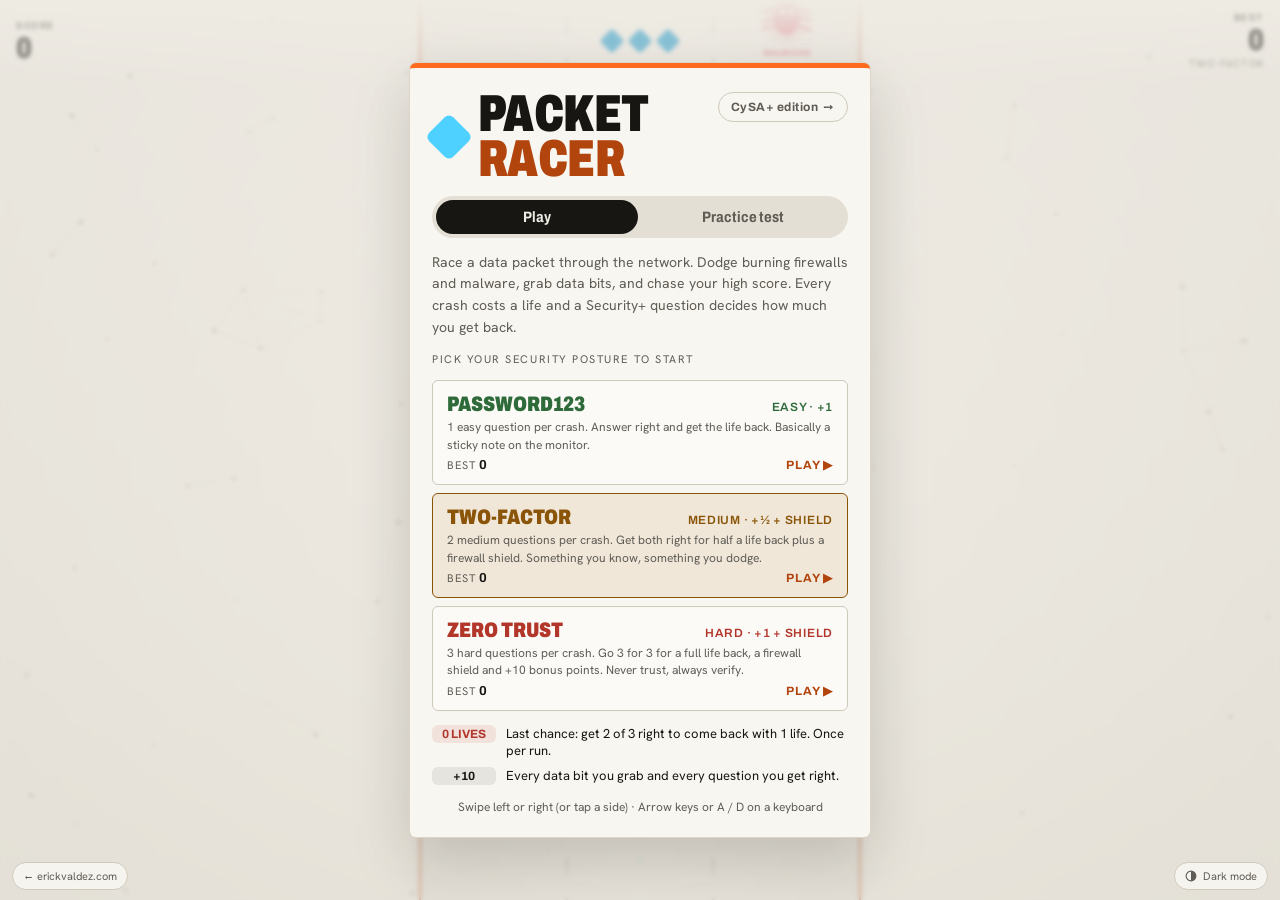
<file: packet-racer/index.html>
<!doctype html>
<html lang="en">
<head>
<meta charset="utf-8">
<meta http-equiv="Content-Security-Policy" content="default-src 'self'; script-src 'self' 'sha256-mXcTI3dw7C6wDxHMnfGAWydT6yQ3YtZP9sR9xpdRQBU=' 'sha256-X/PSe8+cdxZur31oEPoGGSnzWf4R58cFnbNDfERZHmk=' 'sha256-Mi4pOOtWdI7eAXG2W0DsrdOxQDLy7jjB9IuW9q6JFFU='; style-src 'self' 'unsafe-inline'; font-src 'self'; img-src 'self' data:; connect-src 'self'; manifest-src 'self'; worker-src 'self'; object-src 'none'; base-uri 'none'; form-action 'none'; upgrade-insecure-requests">
<meta name="referrer" content="strict-origin-when-cross-origin">
<meta name="theme-color" content="#050505">
<meta name="viewport" content="width=device-width, initial-scale=1, viewport-fit=cover">
<meta name="description" content="Packet Racer: a lane-dodging runner where crashes are saved by answering CompTIA Security+ questions. Includes practice tests by exam domain. Built by Erick Valdez.">
<meta property="og:type" content="website">
<meta property="og:site_name" content="Erick Valdez">
<meta property="og:title" content="Packet Racer">
<meta property="og:description" content="Packet Racer: a lane-dodging runner where crashes are saved by answering CompTIA Security+ questions. Includes practice tests by exam domain. Built by Erick Valdez.">
<meta property="og:url" content="https://erickvaldez.com/packet-racer/">
<meta property="og:image" content="https://erickvaldez.com/packet-racer/screenshots/wide.jpg">
<meta property="og:image:alt" content="Packet Racer start screen">
<meta name="twitter:card" content="summary_large_image">
<link rel="canonical" href="https://erickvaldez.com/packet-racer/">
<title>Packet Racer</title>
<link rel="manifest" href="/packet-racer/manifest.webmanifest">
<link rel="icon" type="image/png" sizes="192x192" href="/packet-racer/icon-192.png">
<link rel="apple-touch-icon" href="/packet-racer/apple-touch-icon.png">
<meta name="apple-mobile-web-app-capable" content="yes">
<meta name="mobile-web-app-capable" content="yes">
<meta name="apple-mobile-web-app-title" content="Packet Racer">
<meta name="apple-mobile-web-app-status-bar-style" content="black-translucent">
<link rel="apple-touch-startup-image" media="(device-width: 440px) and (device-height: 956px) and (-webkit-device-pixel-ratio: 3) and (orientation: portrait)" href="/packet-racer/splash/splash-1320x2868.jpg">
<link rel="apple-touch-startup-image" media="(device-width: 402px) and (device-height: 874px) and (-webkit-device-pixel-ratio: 3) and (orientation: portrait)" href="/packet-racer/splash/splash-1206x2622.jpg">
<link rel="apple-touch-startup-image" media="(device-width: 430px) and (device-height: 932px) and (-webkit-device-pixel-ratio: 3) and (orientation: portrait)" href="/packet-racer/splash/splash-1290x2796.jpg">
<link rel="apple-touch-startup-image" media="(device-width: 393px) and (device-height: 852px) and (-webkit-device-pixel-ratio: 3) and (orientation: portrait)" href="/packet-racer/splash/splash-1179x2556.jpg">
<link rel="apple-touch-startup-image" media="(device-width: 390px) and (device-height: 844px) and (-webkit-device-pixel-ratio: 3) and (orientation: portrait)" href="/packet-racer/splash/splash-1170x2532.jpg">
<link rel="apple-touch-startup-image" media="(device-width: 428px) and (device-height: 926px) and (-webkit-device-pixel-ratio: 3) and (orientation: portrait)" href="/packet-racer/splash/splash-1284x2778.jpg">
<link rel="apple-touch-startup-image" media="(device-width: 375px) and (device-height: 812px) and (-webkit-device-pixel-ratio: 3) and (orientation: portrait)" href="/packet-racer/splash/splash-1125x2436.jpg">
<link rel="apple-touch-startup-image" media="(device-width: 375px) and (device-height: 667px) and (-webkit-device-pixel-ratio: 2) and (orientation: portrait)" href="/packet-racer/splash/splash-750x1334.jpg">
<script>(function(){var ED="sec";try{if(/[?&]app=1/.test(location.search)){var last=localStorage.getItem("pr-edition");if(last&&last!==ED){location.replace(last==="cysa"?"/packet-racer/cysa/":"/packet-racer/");return;}}localStorage.setItem("pr-edition",ED);}catch(e){}if("serviceWorker" in navigator){addEventListener("load",function(){navigator.serviceWorker.register("/packet-racer/sw.js",{scope:"/packet-racer/"}).catch(function(){});});}})();</script>
<script>(function(){var t;try{t=localStorage.getItem("ev-theme")}catch(e){}if(t!=="light"&&t!=="dark")t=window.matchMedia&&matchMedia("(prefers-color-scheme: light)").matches?"light":"dark";document.documentElement.setAttribute("data-theme",t);})();</script>
<link rel="preload" href="/fonts/archivo.woff2" as="font" type="font/woff2" crossorigin>
<link rel="preload" href="/fonts/hanken-grotesk.woff2" as="font" type="font/woff2" crossorigin>
<link rel="stylesheet" href="/fonts/fonts.css">
<style>
/* Layout: full-height single-screen game. Glass HUD over the playfield, canvas below, overlays for start / question / game over. Light and dark themes via html[data-theme]. */
:root {
  color-scheme: dark;
  --bg: #050505;
  --bg-2: #0d0c0b;
  --panel: rgba(18, 18, 16, 0.9);
  --panel-solid: #121210;
  --panel-2: #1a1917;
  --line: #2a2823;
  --fg: #f3f1ea;
  --muted: #8f8c84;
  --packet: #4fd1ff;
  --packet-hue: #4fd1ff;
  --packet-core: #d9f6ff;
  --firewall: #ff9f43;
  --firewall-2: #ffcf6e;
  --malware: #ff4d6d;
  --bit: #f3f1ea;
  --good: #3ddc97;
  --bad: #ff4d6d;
  --flare: #ff6a1f;
  --paper: #efece4;
  --ink: #171613;
  --font-display: "Archivo", "Archivo Fallback", "Helvetica Neue", Arial, sans-serif;
  --font-mono: "Hanken Grotesk", "Hanken Fallback", "Helvetica Neue", Arial, sans-serif;
}
html, body { height: 100%; }
* { box-sizing: border-box; }
body {
  background: var(--bg); color: var(--fg); font-family: var(--font-mono); font-size: 14px;
  overflow: hidden; touch-action: manipulation; -webkit-user-select: none; user-select: none;
}
.app { height: 100%; position: relative; }
.stage { position: absolute; inset: 0; }
canvas { position: absolute; inset: 0; width: 100%; height: 100%; display: block; touch-action: none; }
.hud {
  position: absolute; left: 0; right: 0; top: 0; z-index: 3; pointer-events: none;
  display: grid; grid-template-columns: 1fr auto 1fr; align-items: center; gap: 12px;
  padding-block: 12px;
  padding-left: max(16px, env(safe-area-inset-left, 0px));
  padding-right: max(16px, env(safe-area-inset-right, 0px));
  background: linear-gradient(to bottom, rgba(5, 9, 18, 0.92), rgba(5, 9, 18, 0));
}
.hud .stat { display: grid; gap: 2px; }
.hud .stat.right { text-align: right; }
.hud .k { font-size: 10px; letter-spacing: 0.16em; text-transform: uppercase; color: var(--muted); }
.hud .v { font-family: var(--font-display); font-weight: 700; font-size: 26px; font-variant-numeric: tabular-nums; line-height: 1; }
.hud .v.score { color: var(--packet); text-shadow: 0 0 14px rgba(79, 209, 255, 0.45); }
.lives-wrap { display: grid; justify-items: center; gap: 4px; }
.shields { display: flex; gap: 4px; align-items: center; font-family: var(--font-display); font-weight: 700; font-size: 11px; letter-spacing: 0.08em; color: var(--good); }
.shields svg { width: 14px; height: 14px; }
.lives { display: flex; gap: 10px; align-items: center; justify-content: center; }
.life { width: 18px; height: 18px; transform: rotate(45deg); border-radius: 4px; border: 2px solid var(--line); position: relative; overflow: hidden; }
.life::after { content: ""; position: absolute; inset: 0; background: var(--packet); transform-origin: left; }
.life.full { border-color: var(--packet); box-shadow: 0 0 12px rgba(79, 209, 255, 0.55); }
.life.half { border-color: var(--packet); }
.life.half::after { background: linear-gradient(135deg, var(--packet) 50%, transparent 50%); }
.life.lost::after { display: none; }
.overlay {
  position: absolute; inset: 0; z-index: 5; display: grid; place-items: center;
  background: radial-gradient(ellipse at center, rgba(10, 18, 34, 0.78), rgba(5, 9, 18, 0.94));
  -webkit-backdrop-filter: blur(4px); backdrop-filter: blur(4px);
  padding-block: 16px;
  padding-left: max(16px, env(safe-area-inset-left, 0px));
  padding-right: max(16px, env(safe-area-inset-right, 0px));
  overflow-y: auto;
}
.card {
  width: min(460px, 100%); background: var(--panel); border: 1px solid var(--line); border-radius: 16px;
  padding: 22px; display: grid; gap: 14px;
  box-shadow: 0 0 0 1px rgba(79, 209, 255, 0.06), 0 24px 60px rgba(0, 0, 0, 0.5);
}
.card.danger { border-color: rgba(255, 77, 109, 0.55); box-shadow: 0 0 40px rgba(255, 77, 109, 0.18), 0 24px 60px rgba(0, 0, 0, 0.5); }
.logo { display: flex; align-items: center; gap: 12px; flex-wrap: wrap; }
.ed-switch { margin-left: auto; align-self: flex-start; font-family: var(--font-display); font-weight: 700; font-size: 12px; letter-spacing: 0.04em; text-decoration: none; color: var(--muted); border: 1px solid var(--line); border-radius: 999px; padding: 7px 12px; min-height: 30px; display: inline-flex; align-items: center; white-space: nowrap; }
.ed-switch:hover { color: var(--fg); border-color: var(--fg); }

.logo-mark { width: 34px; height: 34px; transform: rotate(45deg); border-radius: 8px; background: var(--packet); box-shadow: 0 0 24px rgba(79, 209, 255, 0.7); flex: none; }
.card h1 { font-family: var(--font-display); font-size: 42px; line-height: 0.95; margin: 0; letter-spacing: 0.01em; text-wrap: balance; }
.card h1 span { color: var(--packet); }
.card h2 { font-family: var(--font-display); font-size: 26px; margin: 0; text-wrap: balance; }
.card p { margin: 0; color: var(--muted); line-height: 1.55; }
.rules { display: grid; gap: 8px; font-size: 13px; color: var(--fg); }
.rules div { display: flex; gap: 10px; align-items: baseline; }
.rules .tag { font-family: var(--font-display); font-weight: 700; font-size: 12px; padding: 2px 8px; border-radius: 6px; flex: none; min-width: 64px; text-align: center; }
.tag.g { background: rgba(61, 220, 151, 0.14); color: var(--good); }
.tag.b { background: rgba(255, 77, 109, 0.14); color: var(--bad); }
.tag.p { background: rgba(167, 139, 250, 0.16); color: var(--bit); }
.legend { display: flex; flex-wrap: wrap; gap: 14px; font-size: 12px; color: var(--muted); }
.legend span { display: inline-flex; gap: 6px; align-items: center; }
.sw { width: 14px; height: 8px; border-radius: 2px; display: inline-block; }
.btn {
  font-family: var(--font-display); font-weight: 700; font-size: 18px; letter-spacing: 0.05em; cursor: pointer;
  border: 0; border-radius: 12px; padding: 15px 18px; width: 100%; color: #03131d;
  background: linear-gradient(180deg, #7fe0ff, var(--packet)); box-shadow: 0 8px 24px rgba(79, 209, 255, 0.3);
}
.btn:active { transform: translateY(1px); }
.seg { display: grid; grid-template-columns: 1fr 1fr; background: var(--panel-2); border-radius: 12px; padding: 4px; gap: 4px; }
.seg button { font-family: var(--font-display); font-weight: 700; font-size: 15px; cursor: pointer; border: 0; border-radius: 9px; padding: 9px; background: transparent; color: var(--muted); }
.seg button[aria-selected="true"] { background: var(--packet); color: #03131d; }
.seg button:focus-visible { outline: 3px solid var(--fg); outline-offset: 2px; }
.panel-play, .panel-practice { display: grid; gap: 14px; }
.tests { display: grid; gap: 8px; }
.test-btn {
  font: inherit; text-align: left; cursor: pointer; color: var(--fg); background: rgba(21, 32, 58, 0.7); border: 1px solid var(--line);
  border-radius: 12px; padding: 12px 14px; display: grid; grid-template-columns: auto 1fr auto; gap: 2px 12px; align-items: center;
}
.test-btn:hover { border-color: var(--packet); }
.test-btn:focus-visible { outline: 3px solid var(--fg); outline-offset: 2px; }
.test-btn .num { grid-row: 1 / span 2; font-family: var(--font-display); font-weight: 700; font-size: 20px; color: var(--packet); width: 26px; text-align: center; }
.test-btn .nm { font-family: var(--font-display); font-weight: 600; font-size: 15px; line-height: 1.25; }
.test-btn .mt { font-size: 11px; color: var(--muted); letter-spacing: 0.04em; }
.test-btn .bs { grid-row: 1 / span 2; grid-column: 3; text-align: right; font-size: 11px; color: var(--muted); }
.test-btn .bs b { display: block; font-family: var(--font-display); font-size: 16px; color: var(--fg); }
.test-btn.full { border-color: rgba(79, 209, 255, 0.45); background: rgba(79, 209, 255, 0.07); }
.t-head { display: flex; justify-content: space-between; align-items: center; gap: 12px; }
.t-count { font-family: var(--font-display); font-weight: 700; font-size: 18px; }
.btn.small { width: auto; padding: 8px 14px; font-size: 13px; }
.t-bar { height: 5px; border-radius: 999px; background: var(--panel-2); overflow: hidden; }
.t-bar span { display: block; height: 100%; width: 0; background: var(--packet); border-radius: 999px; transition: width 0.2s; }
.opt.sel { border-color: var(--packet); background: rgba(79, 209, 255, 0.12); }
#t-run, #t-done { display: grid; gap: 14px; }
.t-score { display: flex; align-items: baseline; gap: 12px; }
.t-score #t-pct { font-family: var(--font-display); font-weight: 700; font-size: 52px; line-height: 1; }
.t-frac { color: var(--muted); }
.t-breakdown { display: grid; gap: 6px; }
.t-row { display: grid; grid-template-columns: 1fr auto; gap: 4px 10px; font-size: 12px; }
.t-row .bar { grid-column: 1 / -1; height: 5px; border-radius: 999px; background: var(--panel-2); overflow: hidden; }
.t-row .bar span { display: block; height: 100%; border-radius: 999px; }
.review { display: grid; gap: 8px; }
.review-list { list-style: none; margin: 0; padding: 0; display: grid; gap: 8px; max-height: 46vh; overflow-y: auto; }
.review-item { background: var(--panel-2); border-radius: 12px; padding: 12px 14px; border-left: 3px solid var(--line); display: grid; gap: 6px; }
.review-item.ok { border-left-color: var(--good); }
.review-item.no { border-left-color: var(--bad); }
.review-q { font-family: var(--font-display); font-weight: 600; font-size: 15px; line-height: 1.3; }
.review-a { font-size: 12px; line-height: 1.45; display: grid; gap: 2px; }
.review-a .yours.no { color: var(--bad); }
.review-a .yours.ok { color: var(--good); }
.review-a .right { color: var(--good); }
.review-e { font-size: 12px; color: var(--muted); line-height: 1.5; }
.btn.ghost { background: transparent; color: var(--packet); box-shadow: none; border: 1px solid var(--line); font-size: 15px; padding: 12px 18px; }
.btn:focus-visible, .opt:focus-visible { outline: 3px solid var(--fg); outline-offset: 2px; }
.keys { font-size: 12px; color: var(--muted); text-align: center; }
.q-meta { display: flex; justify-content: space-between; gap: 10px; font-size: 11px; letter-spacing: 0.14em; text-transform: uppercase; color: var(--muted); }
.q-meta .tier { color: var(--firewall); }
.q-meta .lc { color: var(--bad); font-weight: 600; }
.steps { display: flex; gap: 6px; }
.steps span { flex: 1; height: 5px; border-radius: 999px; background: var(--panel-2); }
.steps span.ok { background: var(--good); }
.steps span.now { background: var(--fg); }
.steps span.miss { background: var(--bad); }
.q-text { font-family: var(--font-display); font-weight: 600; font-size: 20px; line-height: 1.3; color: var(--fg); margin: 0; text-wrap: pretty; }
.opts { display: grid; gap: 8px; }
.opt {
  font: inherit; font-size: 14px; text-align: left; cursor: pointer; color: var(--fg); background: var(--panel-2);
  border: 1px solid var(--line); border-radius: 12px; padding: 13px 14px; display: flex; gap: 12px; line-height: 1.4; align-items: baseline;
}
.opt b { color: var(--muted); font-weight: 600; font-family: var(--font-display); }
.opt:hover:not(:disabled) { border-color: var(--packet); }
.opt:disabled { cursor: default; }
.opt.right { border-color: var(--good); background: rgba(61, 220, 151, 0.14); }
.opt.wrong { border-color: var(--bad); background: rgba(255, 77, 109, 0.14); }
.result { border-radius: 12px; padding: 12px 14px; font-size: 13px; line-height: 1.5; background: var(--panel-2); color: var(--fg); }
.result strong { display: block; font-family: var(--font-display); font-size: 16px; margin-bottom: 2px; }
.result.good strong { color: var(--good); }
.result.bad strong { color: var(--bad); }
.stats { display: grid; grid-template-columns: repeat(3, 1fr); gap: 8px; }
.stats div { background: var(--panel-2); border-radius: 12px; padding: 12px 8px; text-align: center; }
.stats .k { font-size: 10px; letter-spacing: 0.14em; text-transform: uppercase; color: var(--muted); }
.stats .v { font-family: var(--font-display); font-weight: 700; font-size: 24px; font-variant-numeric: tabular-nums; }
.newbest { color: var(--good); font-family: var(--font-display); font-weight: 700; letter-spacing: 0.1em; text-align: center; text-shadow: 0 0 14px rgba(61, 220, 151, 0.5); }
.crash-head { display: flex; gap: 12px; align-items: center; }
.crash-icon { width: 40px; height: 40px; border-radius: 10px; display: grid; place-items: center; flex: none; font-family: var(--font-display); font-weight: 700; font-size: 11px; letter-spacing: 0.04em; }
.crash-icon.fw { background: rgba(255, 159, 67, 0.16); color: var(--firewall); border: 1px solid rgba(255, 159, 67, 0.5); }
.crash-icon.mw { background: rgba(255, 77, 109, 0.16); color: var(--malware); border: 1px solid rgba(255, 77, 109, 0.5); }
.crash-title { font-family: var(--font-display); font-weight: 700; font-size: 22px; line-height: 1.1; margin: 0; }
.crash-title.fw { color: var(--firewall); }
.crash-title.mw { color: var(--malware); }
.crash-sub { font-size: 12px; color: var(--bad); font-weight: 600; letter-spacing: 0.06em; text-transform: uppercase; }
.choose-label { font-size: 11px; letter-spacing: 0.14em; text-transform: uppercase; color: var(--muted); }
.diffs { display: grid; gap: 8px; }
.diff {
  font: inherit; cursor: pointer; text-align: left; color: var(--fg); background: var(--panel-2);
  border: 1px solid var(--line); border-radius: 12px; padding: 12px 14px; display: grid; grid-template-columns: 1fr auto; gap: 2px 12px; align-items: center;
}
.diff:hover { border-color: var(--packet); }
.diff:focus-visible { outline: 3px solid var(--fg); outline-offset: 2px; }
.diff .n { font-family: var(--font-display); font-weight: 700; font-size: 17px; }
.diff .d { font-size: 12px; color: var(--muted); grid-column: 1; }
.diff .r { grid-row: 1 / span 2; grid-column: 2; font-family: var(--font-display); font-weight: 700; font-size: 15px; }
.diff.e .n { color: var(--muted); } .diff.e .r { color: var(--muted); }
.diff.m .n { color: var(--firewall-2); } .diff.m .r { color: var(--firewall-2); }
.diff.h .n { color: var(--good); } .diff.h .r { color: var(--good); }
.overlay.see-through { background: radial-gradient(ellipse at center, rgba(5, 9, 18, 0.55), rgba(5, 9, 18, 0.88)); -webkit-backdrop-filter: blur(2px); backdrop-filter: blur(2px); }
.crash-text { font-size: 13px; }
.modes { display: grid; gap: 8px; }
.mode {
  font: inherit; text-align: left; cursor: pointer; color: var(--fg); background: rgba(21, 32, 58, 0.7);
  border: 1px solid var(--line); border-radius: 12px; padding: 12px 14px; display: grid; gap: 4px;
  transition: border-color 0.15s, background 0.15s, box-shadow 0.15s;
}
.mode:hover { border-color: var(--muted); }
.mode.e:hover { border-color: var(--good); }
.mode.m:hover { border-color: var(--firewall-2); }
.mode.h:hover { border-color: var(--bad); }
.mode:focus-visible { outline: 3px solid var(--fg); outline-offset: 2px; }
.mode-top { display: flex; justify-content: space-between; align-items: baseline; gap: 10px; }
.mode .n { font-family: var(--font-display); font-weight: 700; font-size: 18px; }
.mode .r { font-family: var(--font-display); font-weight: 600; font-size: 12px; letter-spacing: 0.06em; text-transform: uppercase; }
.mode .d { font-size: 12px; color: var(--muted); line-height: 1.45; }
.mode .b { font-size: 11px; color: var(--muted); letter-spacing: 0.08em; text-transform: uppercase; }
.mode .go { font-family: var(--font-display); font-weight: 700; font-size: 12px; letter-spacing: 0.08em; color: var(--packet); }
.mode .foot { display: flex; justify-content: space-between; align-items: baseline; }
.mode .b b { color: var(--fg); font-family: var(--font-display); font-size: 13px; letter-spacing: 0; }
.mode.e .n, .mode.e .r { color: var(--good); }
.mode.m .n, .mode.m .r { color: var(--firewall-2); }
.mode.h .n, .mode.h .r { color: var(--bad); }
.mode[aria-checked="true"].e { border-color: var(--good); background: rgba(61, 220, 151, 0.08); box-shadow: 0 0 22px rgba(61, 220, 151, 0.14); }
.mode[aria-checked="true"].m { border-color: var(--firewall-2); background: rgba(255, 207, 110, 0.08); box-shadow: 0 0 22px rgba(255, 207, 110, 0.12); }
.mode[aria-checked="true"].h { border-color: var(--bad); background: rgba(255, 77, 109, 0.08); box-shadow: 0 0 22px rgba(255, 77, 109, 0.14); }
.hud .mode-chip { font-size: 10px; letter-spacing: 0.12em; text-transform: uppercase; color: var(--muted); }
.logo-mark { animation: bob 2.4s ease-in-out infinite; }
@keyframes bob { 0%, 100% { transform: rotate(45deg) translateY(0); } 50% { transform: rotate(45deg) translateY(-4px); } }
@media (prefers-reduced-motion: reduce) { .logo-mark { animation: none; } }
@media (max-width: 380px) { .card h1 { font-size: 36px; } .hud .v { font-size: 22px; } }
/* Site style: ink playfield, paper cards, Archivo display */
.hud { background: linear-gradient(to bottom, rgba(5, 5, 5, 0.94), rgba(5, 5, 5, 0)); }
.hud .k { font-family: var(--font-display); font-weight: 700; font-stretch: 85%; }
.hud .v { font-weight: 900; font-stretch: 78%; font-size: 30px; }
.hud .v.score { color: var(--fg); text-shadow: none; }
.life.full { box-shadow: none; }
.overlay { background: rgba(5, 5, 5, 0.86); -webkit-backdrop-filter: blur(3px); backdrop-filter: blur(3px); }
.overlay.see-through { background: rgba(5, 5, 5, 0.62); }
.card {
  --fg: #171613; --muted: #5f5c55; --panel-2: #e3dfd5; --line: #cfc9bb;
  --packet: #b2440d; --good: #2f6b3a; --bad: #b3362b; --firewall: #a8670d; --firewall-2: #8a5508; --malware: #b3362b; --bit: #171613;
  background: var(--paper); color: var(--fg); border: 0; border-radius: 6px; border-top: 5px solid var(--flare);
  box-shadow: 0 30px 80px rgba(0, 0, 0, 0.6); padding: 24px 22px 22px;
}
.card.danger { border-top-color: var(--bad); box-shadow: 0 30px 80px rgba(0, 0, 0, 0.6); }
.logo-mark { background: var(--packet-hue); box-shadow: none; border-radius: 6px; }
.card h1 { font-weight: 900; font-stretch: 72%; font-size: 52px; line-height: 0.86; letter-spacing: -0.01em; text-transform: uppercase; }
.card h2, .crash-title, .q-text, .review-q, .t-count { font-stretch: 85%; letter-spacing: -0.005em; }
.card h2 { font-weight: 800; }
.btn { font-weight: 800; font-stretch: 85%; letter-spacing: 0.02em; border-radius: 999px; color: var(--paper); background: var(--ink); box-shadow: none; }
.btn:hover { background: #000; }
.btn.ghost { background: transparent; color: var(--ink); border: 1.5px solid var(--ink); }
.btn.ghost:hover { background: rgba(23, 22, 19, 0.06); }
.seg { border-radius: 999px; }
.seg button { border-radius: 999px; font-stretch: 85%; }
.seg button[aria-selected="true"] { background: var(--ink); color: var(--paper); }
.test-btn, .mode, .opt, .diff { background: rgba(255, 255, 255, 0.45); border-radius: 6px; }
.test-btn.full { border-color: rgba(178, 68, 13, 0.45); background: rgba(178, 68, 13, 0.06); }
.opt.sel { background: rgba(178, 68, 13, 0.08); }
.opt.right { background: rgba(47, 107, 58, 0.12); }
.opt.wrong { background: rgba(179, 54, 43, 0.1); }
.mode .n { font-weight: 900; font-stretch: 78%; font-size: 21px; text-transform: uppercase; }
.mode[aria-checked="true"].e { background: rgba(47, 107, 58, 0.1); box-shadow: none; }
.mode[aria-checked="true"].m { background: rgba(168, 103, 13, 0.1); box-shadow: none; }
.mode[aria-checked="true"].h { background: rgba(179, 54, 43, 0.1); box-shadow: none; }
.tag.g { background: rgba(47, 107, 58, 0.12); }
.tag.b { background: rgba(179, 54, 43, 0.1); }
.tag.p { background: rgba(23, 22, 19, 0.08); }
.crash-icon { border-radius: 6px; }
.crash-icon.fw { background: rgba(168, 103, 13, 0.12); border-color: rgba(168, 103, 13, 0.5); }
.crash-icon.mw { background: rgba(179, 54, 43, 0.1); border-color: rgba(179, 54, 43, 0.5); }
.review-item, .result, .stats div { border-radius: 6px; }
.stats .v, .t-score #t-pct { font-weight: 900; font-stretch: 75%; }
.newbest { text-shadow: none; }
.btn:focus-visible, .opt:focus-visible, .mode:focus-visible, .test-btn:focus-visible, .diff:focus-visible, .seg button:focus-visible { outline-color: var(--ink); }
.card .q-text { color: var(--fg); font-weight: 700; }
.mode .n { white-space: nowrap; }
.mode-top { flex-wrap: wrap; row-gap: 2px; }
.q-meta .tier { white-space: nowrap; }
@media (max-width: 380px) { .card h1 { font-size: 44px; } }
</style>
<style>
:root { padding-top: env(safe-area-inset-top, 0px); padding-bottom: env(safe-area-inset-bottom, 0px); }
body { margin: 0; }
[hidden] { display: none !important; }
.back-link { position: fixed; z-index: 6; left: max(12px, env(safe-area-inset-left, 0px)); bottom: calc(10px + env(safe-area-inset-bottom, 0px)); font-family: var(--font-mono); font-size: 11px; color: var(--muted); text-decoration: none; background: rgba(18,18,16,0.85); border: 1px solid #2a2823; border-radius: 999px; padding: 6px 10px; }
.back-link:hover { color: var(--fg); }
.app:has(#start-screen[hidden]):has(#over-screen[hidden]) .back-link { display: none; }
</style>
<style>
/* ---------- Themes ---------- */
:root { --net-rgb: 243,241,234; --edge-rgb: 255,106,31; --veil-rgb: 5,5,5; --vig: 0.55; }
:root[data-theme="light"] {
  color-scheme: light;
  --bg: #efece4; --bg-2: #e2ddd1; --line: #cfc9bb; --fg: #171613; --muted: #5f5c55;
  --packet: #0b8fc4; --packet-core: #e6f8ff;
  --firewall: #e0661a; --firewall-2: #f29a3f; --malware: #cf2f4c; --bit: #171613; --good: #2f6b3a; --bad: #b3362b;
  --net-rgb: 23,22,19; --edge-rgb: 178,68,13; --veil-rgb: 239,236,228; --vig: 0.07;
}
.hud { background: linear-gradient(to bottom, rgba(var(--veil-rgb), 0.94), rgba(var(--veil-rgb), 0)); }
.overlay { background: rgba(var(--veil-rgb), 0.86); }
.overlay.see-through { background: rgba(var(--veil-rgb), 0.62); }
:root[data-theme="light"] .overlay { background: rgba(var(--veil-rgb), 0.78); }
:root[data-theme="light"] .overlay.see-through { background: rgba(var(--veil-rgb), 0.55); }
:root[data-theme="light"] .card { background: #f8f6f0; box-shadow: 0 0 0 1px #dcd6c8, 0 24px 60px rgba(23, 22, 19, 0.18); }
:root[data-theme="light"] .card.danger { box-shadow: 0 0 0 1px #dcd6c8, 0 24px 60px rgba(23, 22, 19, 0.18); }
:root[data-theme="light"] .life.full { box-shadow: none; }

:root[data-theme="dark"] .card {
  --fg: #f3f1ea; --muted: #8f8c84; --panel-2: #1f1e1b; --line: #2f2d28;
  --packet: #ff6a1f; --good: #3ddc97; --bad: #ff4d6d; --firewall: #ffb35c; --firewall-2: #ffb35c; --malware: #ff4d6d; --bit: #f3f1ea;
  background: #121210; box-shadow: 0 0 0 1px #262420, 0 30px 80px rgba(0, 0, 0, 0.7);
}
:root[data-theme="dark"] .card.danger { box-shadow: 0 0 0 1px #262420, 0 30px 80px rgba(0, 0, 0, 0.7); }
:root[data-theme="dark"] .btn { color: #050505; background: #f3f1ea; }
:root[data-theme="dark"] .btn:hover { background: #fff; }
:root[data-theme="dark"] .btn.ghost { background: transparent; color: #f3f1ea; border-color: #f3f1ea; }
:root[data-theme="dark"] .btn.ghost:hover { background: rgba(243, 241, 234, 0.08); }
:root[data-theme="dark"] .seg button[aria-selected="true"] { background: #f3f1ea; color: #050505; }
:root[data-theme="dark"] .test-btn, :root[data-theme="dark"] .mode, :root[data-theme="dark"] .opt, :root[data-theme="dark"] .diff { background: rgba(255, 255, 255, 0.035); }
:root[data-theme="dark"] .test-btn.full { border-color: rgba(255, 106, 31, 0.45); background: rgba(255, 106, 31, 0.07); }
:root[data-theme="dark"] .opt.sel { background: rgba(255, 106, 31, 0.1); }
:root[data-theme="dark"] .opt.right { background: rgba(61, 220, 151, 0.12); }
:root[data-theme="dark"] .opt.wrong { background: rgba(255, 77, 109, 0.12); }
:root[data-theme="dark"] .mode[aria-checked="true"].e { background: rgba(61, 220, 151, 0.08); }
:root[data-theme="dark"] .mode[aria-checked="true"].m { background: rgba(255, 179, 92, 0.08); }
:root[data-theme="dark"] .mode[aria-checked="true"].h { background: rgba(255, 77, 109, 0.08); }
:root[data-theme="dark"] .tag.g { background: rgba(61, 220, 151, 0.14); }
:root[data-theme="dark"] .tag.b { background: rgba(255, 77, 109, 0.14); }
:root[data-theme="dark"] .tag.p { background: rgba(243, 241, 234, 0.1); }
:root[data-theme="dark"] .crash-icon.fw { background: rgba(255, 179, 92, 0.12); border-color: rgba(255, 179, 92, 0.5); }
:root[data-theme="dark"] .crash-icon.mw { background: rgba(255, 77, 109, 0.12); border-color: rgba(255, 77, 109, 0.5); }
:root[data-theme="dark"] .btn:focus-visible, :root[data-theme="dark"] .opt:focus-visible, :root[data-theme="dark"] .mode:focus-visible, :root[data-theme="dark"] .test-btn:focus-visible, :root[data-theme="dark"] .diff:focus-visible, :root[data-theme="dark"] .seg button:focus-visible { outline-color: #f3f1ea; }

.back-link, .theme-toggle { background: rgba(18, 18, 16, 0.85); border: 1px solid #2a2823; }
:root[data-theme="light"] .back-link, :root[data-theme="light"] .theme-toggle { background: rgba(248, 246, 240, 0.92); border-color: #cfc9bb; }
.theme-toggle {
  position: fixed; z-index: 6; right: max(12px, env(safe-area-inset-right, 0px)); bottom: calc(10px + env(safe-area-inset-bottom, 0px));
  display: inline-flex; align-items: center; gap: 6px; cursor: pointer;
  font-family: var(--font-mono); font-size: 11px; color: var(--muted); border-radius: 999px; padding: 6px 10px;
}
.theme-toggle:hover { color: var(--fg); }
.theme-toggle:focus-visible { outline: 2px solid var(--fg); outline-offset: 2px; }
.theme-toggle svg { width: 12px; height: 12px; }
.app:has(#start-screen[hidden]):has(#over-screen[hidden]) .theme-toggle { display: none; }
</style>
</head>
<body>

<div class="app" role="main">
  <a class="back-link" href="/">&larr; erickvaldez.com</a>
  <button class="theme-toggle" id="theme-toggle" type="button"><svg viewBox="0 0 16 16" aria-hidden="true"><circle cx="8" cy="8" r="6.5" fill="none" stroke="currentColor" stroke-width="1.5"/><path d="M8 1.5a6.5 6.5 0 0 1 0 13z" fill="currentColor"/></svg><span id="theme-label">Light mode</span></button>
  <div class="stage" id="stage">
    <canvas id="cv" aria-label="Packet Racer playfield"></canvas>

    <div class="hud">
      <div class="stat"><span class="k">Score</span><span class="v score" id="score">0</span></div>
      <div class="lives-wrap"><div class="lives" id="lives" aria-label="Lives"></div><div class="shields" id="shields" hidden></div></div>
      <div class="stat right"><span class="k">Best</span><span class="v" id="best">0</span><span class="mode-chip" id="mode-chip">Two-Factor</span></div>
    </div>

    <div class="overlay see-through" id="start-screen">
      <div class="card">
        <div class="logo"><span class="logo-mark"></span><h1>Packet<br><span>Racer</span></h1><a class="ed-switch" href="/packet-racer/cysa/">CySA+ edition &rarr;</a></div>
        <div class="seg" role="tablist" aria-label="Menu">
          <button role="tab" id="seg-play" aria-selected="true" type="button">Play</button>
          <button role="tab" id="seg-practice" aria-selected="false" type="button">Practice test</button>
        </div>
        <div class="panel-play" id="panel-play">
        <p>Race a data packet through the network. Dodge burning firewalls and malware, grab data bits, and chase your high score. Every crash costs a life and a Security+ question decides how much you get back.</p>
        <div class="choose-label">Pick your security posture to start</div>
        <div class="modes" role="radiogroup" aria-label="Difficulty">
          <button class="mode e" data-mode="1" role="radio" type="button">
            <span class="mode-top"><span class="n">Password123</span><span class="r">Easy &middot; +1</span></span>
            <span class="d">1 easy question per crash. Answer right and get the life back. Basically a sticky note on the monitor.</span>
            <span class="foot"><span class="b">Best <b data-best="1">0</b></span><span class="go">PLAY &#9654;</span></span>
          </button>
          <button class="mode m" data-mode="2" role="radio" type="button">
            <span class="mode-top"><span class="n">Two-Factor</span><span class="r">Medium &middot; +&frac12; + Shield</span></span>
            <span class="d">2 medium questions per crash. Get both right for half a life back plus a firewall shield. Something you know, something you dodge.</span>
            <span class="foot"><span class="b">Best <b data-best="2">0</b></span><span class="go">PLAY &#9654;</span></span>
          </button>
          <button class="mode h" data-mode="3" role="radio" type="button">
            <span class="mode-top"><span class="n">Zero Trust</span><span class="r">Hard &middot; +1 + Shield</span></span>
            <span class="d">3 hard questions per crash. Go 3 for 3 for a full life back, a firewall shield and +10 bonus points. Never trust, always verify.</span>
            <span class="foot"><span class="b">Best <b data-best="3">0</b></span><span class="go">PLAY &#9654;</span></span>
          </button>
        </div>
        <div class="rules">
          <div><span class="tag b">0 LIVES</span><span>Last chance: get 2 of 3 right to come back with 1 life. Once per run.</span></div>
          <div><span class="tag p">+10</span><span>Every data bit you grab and every question you get right.</span></div>
        </div>
        <div class="keys">Swipe left or right (or tap a side) &middot; Arrow keys or A / D on a keyboard</div>
        </div>
        <div class="panel-practice" id="panel-practice" hidden>
          <p>Classic practice tests by Security+ exam domain. No game, no timer. Answer everything, then see your score and a full review with explanations.</p>
          <div class="choose-label">Full exam</div>
          <div class="tests" id="tests-full"></div>
          <div class="choose-label">By domain</div>
          <div class="tests" id="tests-domains"></div>
          <p class="keys">Domains and weights follow the SY0-701 exam objectives.</p>
        </div>
      </div>
    </div>

    <div class="overlay" id="test-screen" hidden>
      <div class="card" role="dialog" aria-modal="true" aria-labelledby="t-text">
        <div id="t-run">
          <div class="t-head">
            <div><div class="choose-label" id="t-domain">Domain</div><div class="t-count" id="t-count">Question 1 of 10</div></div>
            <button class="btn ghost small" id="t-exit" type="button">Exit</button>
          </div>
          <div class="t-bar"><span id="t-bar"></span></div>
          <p class="q-text" id="t-text"></p>
          <div class="opts" id="t-opts"></div>
          <button class="btn" id="t-next" type="button" disabled>Next</button>
        </div>
        <div id="t-done" hidden>
          <div class="choose-label" id="t-done-domain">Results</div>
          <div class="t-score"><span id="t-pct">0%</span><span class="t-frac" id="t-frac">0 of 0 correct</span></div>
          <p id="t-verdict"></p>
          <div class="t-breakdown" id="t-breakdown" hidden></div>
          <div class="review">
            <div class="choose-label">Review</div>
            <ol class="review-list" id="t-review"></ol>
          </div>
          <button class="btn" id="t-retry" type="button">Retake test</button>
          <button class="btn ghost" id="t-back" type="button">Back to tests</button>
        </div>
      </div>
    </div>

    <div class="overlay" id="q-screen" hidden>
      <div class="card" id="q-card" role="dialog" aria-modal="true" aria-labelledby="q-text">
        <div class="crash-head" id="crash-head">
          <div class="crash-icon" id="crash-icon">FW</div>
          <div>
            <p class="crash-title" id="crash-title">Blocked by a firewall</p>
            <div class="crash-sub">&minus;1 life</div>
          </div>
        </div>
        <p class="crash-text" id="crash-text"></p>
        <div class="q-meta"><span id="q-label">Answer to recover</span><span class="tier" id="q-tier">Easy</span></div>
        <div class="steps" id="q-steps" hidden><span></span><span></span><span></span></div>
        <p class="q-text" id="q-text"></p>
        <div class="opts" id="q-opts"></div>
        <div class="result" id="q-result" hidden></div>
        <button class="btn" id="q-continue" hidden>Continue</button>
      </div>
    </div>

    <div class="overlay" id="over-screen" hidden>
      <div class="card">
        <h2>Connection lost</h2>
        <div class="newbest" id="newbest" hidden>NEW HIGH SCORE</div>
        <div class="stats">
          <div><div class="k">Score</div><div class="v" id="o-score">0</div></div>
          <div><div class="k">Best</div><div class="v" id="o-best">0</div></div>
          <div><div class="k">Correct</div><div class="v" id="o-correct">0/0</div></div>
        </div>
        <p id="o-tip"></p>
        <div class="review" id="review" hidden>
          <div class="choose-label" id="review-label">Your answers</div>
          <ol class="review-list" id="review-list"></ol>
        </div>
        <button class="btn" id="again-btn">Play again</button>
        <button class="btn ghost" id="menu-btn">Change mode</button>
      </div>
    </div>
  </div>
</div>

<script>
(function () {
  "use strict";

  // ---------- Security+ question bank ----------
  // t: 1 easy, 2 medium, 3 hard. a: index of the correct option.
  var QUESTIONS = [
    { d: 1, t: 1, q: "Which part of the CIA triad ensures data isn't changed without authorization?", o: ["Confidentiality", "Integrity", "Availability", "Non-repudiation"], a: 1, e: "Integrity means data stays accurate and unaltered. Hashing is a common way to verify it." },
    { d: 2, t: 1, q: "A phishing attack sent through text messages is called:", o: ["Vishing", "Whaling", "Smishing", "Pharming"], a: 2, e: "Smishing is SMS phishing. Vishing is voice, and whaling targets executives." },
    { d: 4, t: 1, q: "Which is an example of multifactor authentication?", o: ["Password and PIN", "Password and fingerprint", "Two different passwords", "Username and password"], a: 1, e: "MFA combines different factor types: something you know (password) and something you are (fingerprint)." },
    { d: 2, t: 1, q: "Malware that encrypts files and demands payment is:", o: ["Spyware", "A worm", "Ransomware", "A rootkit"], a: 2, e: "Ransomware encrypts data and demands a ransom for the key. Offline backups are a key defense." },
    { d: 4, t: 1, q: "Which protocol should replace Telnet for secure remote administration?", o: ["FTP", "SSH", "SNMPv1", "HTTP"], a: 1, e: "SSH encrypts the session. Telnet sends everything, including passwords, in clear text." },
    { d: 4, t: 1, q: "The principle of least privilege means:", o: ["Users get only the access their job requires", "Admins have full access everywhere", "Access is granted by seniority", "Everyone shares one account"], a: 0, e: "Least privilege limits the damage if an account is misused or compromised." },
    { d: 2, t: 1, q: "Following an employee through a secured door without badging in is:", o: ["Shoulder surfing", "Tailgating", "Dumpster diving", "Pretexting"], a: 1, e: "Tailgating (piggybacking) bypasses physical access controls. Access control vestibules help stop it." },
    { d: 1, t: 1, q: "Which hashing algorithm is the most secure of these?", o: ["MD5", "SHA-1", "SHA-256", "CRC32"], a: 2, e: "MD5 and SHA-1 have known collision weaknesses. CRC32 is a checksum, not a security hash." },
    { d: 1, t: 1, q: "Which is a symmetric encryption algorithm?", o: ["RSA", "AES", "ECC", "Diffie-Hellman"], a: 1, e: "AES uses the same key to encrypt and decrypt. RSA and ECC are asymmetric." },
    { d: 1, t: 1, q: "A security guard at a building entrance is which category of control?", o: ["Technical", "Managerial", "Physical", "Compensating"], a: 2, e: "Guards, fences, locks and bollards are physical controls." },
    { d: 3, t: 1, q: "A firewall's implicit deny rule:", o: ["Allows all traffic by default", "Blocks traffic not explicitly allowed", "Logs traffic without blocking", "Denies only known malware"], a: 1, e: "Implicit deny sits at the end of the rule list and drops anything no rule permitted." },
    { d: 2, t: 1, q: "A phishing email crafted for one specific person or team is:", o: ["Spear phishing", "Spam", "Watering hole", "Typosquatting"], a: 0, e: "Spear phishing is targeted and uses details about the victim to look legitimate." },
    { d: 4, t: 1, q: "Which wireless security protocol is the most secure?", o: ["WEP", "WPA", "WPA2", "WPA3"], a: 3, e: "WPA3 adds SAE, which resists offline password guessing better than WPA2's PSK." },
    { d: 2, t: 1, q: "A vulnerability the vendor doesn't know about and hasn't patched is a:", o: ["Zero-day", "Legacy flaw", "Misconfiguration", "False positive"], a: 0, e: "Zero-days have no patch yet, so defenses rely on detection and layered controls." },
    { d: 2, t: 1, q: "Searching through trash for passwords or sensitive papers is:", o: ["Tailgating", "Dumpster diving", "Baiting", "Vishing"], a: 1, e: "Shredding and secure disposal policies defend against dumpster diving." },

    { d: 1, t: 2, q: "To send Bob a confidential message using asymmetric encryption, you encrypt it with:", o: ["Your private key", "Your public key", "Bob's public key", "Bob's private key"], a: 2, e: "Anyone can encrypt with Bob's public key, but only Bob's private key can decrypt it." },
    { d: 1, t: 2, q: "A digital signature is created with the sender's:", o: ["Public key", "Private key", "Session key", "Shared secret"], a: 1, e: "Signing with the private key proves origin. Anyone can verify it with the sender's public key." },
    { d: 2, t: 2, q: "Which BEST prevents SQL injection?", o: ["Parameterized queries", "Longer passwords", "Disabling ICMP", "Full-disk encryption"], a: 0, e: "Parameterized queries and input validation keep user input from being run as SQL." },
    { d: 2, t: 2, q: "Injecting a malicious script into a web page that other users then load is:", o: ["CSRF", "XSS", "Directory traversal", "Replay attack"], a: 1, e: "Cross-site scripting runs attacker code in victims' browsers. Output encoding helps prevent it." },
    { d: 1, t: 2, q: "Adding a random salt to password hashes mainly defends against:", o: ["Phishing", "Rainbow table attacks", "Keyloggers", "Session hijacking"], a: 1, e: "Salts make precomputed hash tables useless, since every hash is unique." },
    { d: 3, t: 2, q: "The maximum amount of data loss, measured in time, an organization can accept is the:", o: ["RTO", "MTTR", "RPO", "MTBF"], a: 2, e: "RPO is acceptable data loss. RTO is how long you can be down before recovery." },
    { d: 3, t: 2, q: "Which backup copies everything changed since the last FULL backup?", o: ["Incremental", "Differential", "Snapshot", "Full"], a: 1, e: "Differential grows until the next full. Incremental only copies changes since the last backup of any kind." },
    { d: 1, t: 2, q: "A honeypot is used to:", o: ["Speed up the network", "Lure attackers and study their behavior", "Store encryption keys", "Filter spam"], a: 1, e: "Honeypots are decoys that reveal attacker techniques without risking real systems." },
    { d: 4, t: 2, q: "A SIEM's main purpose is to:", o: ["Encrypt data at rest", "Collect and correlate logs to detect threats", "Assign IP addresses", "Block USB drives"], a: 1, e: "A SIEM aggregates logs from many sources, correlates events and raises alerts." },
    { d: 4, t: 2, q: "When collecting forensic evidence, which should be captured FIRST?", o: ["Hard drive", "RAM", "Backups", "Archived logs"], a: 1, e: "Order of volatility: capture the most volatile data first. RAM is lost at power-off." },
    { d: 4, t: 2, q: "An IDS that detects attacks by matching known patterns is:", o: ["Anomaly-based", "Heuristic", "Signature-based", "Behavioral"], a: 2, e: "Signature-based detection is accurate for known threats but misses new ones." },
    { d: 1, t: 2, q: "Which issues and vouches for digital certificates?", o: ["Certificate authority", "Key escrow", "RADIUS server", "Domain controller"], a: 0, e: "A CA signs certificates, binding a public key to an identity." },
    { d: 1, t: 2, q: "Which checks a certificate's revocation status in real time?", o: ["CRL", "OCSP", "CSR", "PEM"], a: 1, e: "OCSP queries status per certificate. A CRL is a periodically published list." },
    { d: 5, t: 2, q: "Requiring two different people to complete a sensitive task is:", o: ["Job rotation", "Separation of duties", "Least privilege", "Mandatory vacation"], a: 1, e: "Separation of duties prevents one person from committing and hiding fraud." },
    { d: 2, t: 2, q: "Registering a look-alike domain such as gooogle.com to trick users is:", o: ["Typosquatting", "DNS poisoning", "Domain hijacking", "Pharming"], a: 0, e: "Typosquatting relies on users mistyping or misreading a familiar domain." },
    { d: 1, t: 2, q: "Which is a PREVENTIVE control?", o: ["Security camera", "Log review", "Firewall rule blocking traffic", "Restoring from backup"], a: 2, e: "Preventive controls stop an incident. Cameras and log review detect, backups correct." },
    { d: 2, t: 2, q: "Many compromised machines flooding one target with traffic is a:", o: ["DoS", "DDoS", "MITM", "Brute force"], a: 1, e: "Distributed denial of service uses a botnet, so blocking one source doesn't stop it." },

    { d: 3, t: 3, q: "Which BEST protects web traffic from on-path (man-in-the-middle) attacks?", o: ["Enforcing TLS with HSTS", "Longer passwords", "Disabling ICMP", "Antivirus on servers"], a: 0, e: "HSTS forces browsers to use HTTPS, blocking downgrade and stripping attacks." },
    { d: 1, t: 3, q: "The main advantage of elliptic curve cryptography is:", o: ["It's symmetric", "Strong security with smaller keys", "It needs no key exchange", "It can't be broken"], a: 1, e: "ECC matches RSA's strength with much shorter keys, which suits mobile and IoT." },
    { d: 1, t: 3, q: "Perfect forward secrecy ensures that:", o: ["Keys never expire", "A stolen long-term key can't decrypt past sessions", "Passwords are salted", "Certificates are pinned"], a: 1, e: "PFS uses unique ephemeral session keys, so old captured traffic stays protected." },
    { d: 4, t: 3, q: "Which XML-based standard enables single sign-on across organizations?", o: ["OAuth", "SAML", "Kerberos", "RADIUS"], a: 1, e: "SAML passes authentication assertions between an identity provider and service providers." },
    { d: 4, t: 3, q: "Which framework handles delegated AUTHORIZATION, not authentication?", o: ["OAuth", "LDAP", "TACACS+", "SAML"], a: 0, e: "OAuth grants apps limited access to resources without sharing the user's password." },
    { d: 4, t: 3, q: "Classification labels like Secret and Top Secret are used by which access control model?", o: ["DAC", "RBAC", "MAC", "ABAC"], a: 2, e: "Mandatory access control compares a subject's clearance to the object's label." },
    { d: 4, t: 3, q: "In which access control model does the data owner decide who gets access?", o: ["MAC", "DAC", "Rule-based", "ABAC"], a: 1, e: "Discretionary access control leaves permissions to the owner's discretion." },
    { d: 5, t: 3, q: "Annualized loss expectancy (ALE) is calculated as:", o: ["SLE x ARO", "AV x EF", "ARO / SLE", "SLE + ARO"], a: 0, e: "ALE = single loss expectancy x annualized rate of occurrence. SLE = asset value x exposure factor." },
    { d: 3, t: 3, q: "Data being subject to the laws of the country where it's stored is:", o: ["Data masking", "Data sovereignty", "Data retention", "Data minimization"], a: 1, e: "Data sovereignty affects where cloud data can legally be kept and processed." },
    { d: 1, t: 3, q: "Replacing a card number with a meaningless value that maps back to it in a secure vault is:", o: ["Hashing", "Masking", "Tokenization", "Steganography"], a: 2, e: "Tokenization removes real data from systems while keeping a reversible mapping in the vault." },
    { d: 4, t: 3, q: "After an incident is detected and analyzed, the next response step is:", o: ["Lessons learned", "Containment", "Preparation", "Recovery"], a: 1, e: "Containment limits the spread before eradication and recovery begin." },
    { d: 3, t: 3, q: "Which disaster recovery site can take over almost immediately?", o: ["Cold site", "Warm site", "Hot site", "Mobile site"], a: 2, e: "A hot site is fully equipped with current data, so failover is fast but costly." },
    { d: 4, t: 3, q: "SOAR platforms mainly help a security team by:", o: ["Replacing firewalls", "Automating response with playbooks", "Issuing certificates", "Encrypting backups"], a: 1, e: "SOAR orchestrates tools and automates repetitive response steps." },
    { d: 2, t: 3, q: "Writing more data into memory than a buffer holds, overwriting nearby memory, is:", o: ["Race condition", "Buffer overflow", "Memory leak", "Integer underflow"], a: 1, e: "Buffer overflows can let attackers run code. Bounds checking and ASLR help prevent them." },
    { d: 3, t: 3, q: "A hardened server admins connect through to reach internal systems is a:", o: ["Proxy server", "Jump server", "Honeynet", "Load balancer"], a: 1, e: "A jump server (bastion host) gives one controlled, monitored path into a secure zone." },
    { d: 3, t: 1, q: "Information in transit is data that is:", o: ["Stored on a disk", "Moving across a network", "Loaded in memory", "Archived to tape"], a: 1, e: "In transit means moving between systems. Protect it with TLS, VPNs and other encrypted channels." },
    { d: 3, t: 1, q: "Splitting a network into smaller zones to limit an attacker's lateral movement is:", o: ["NAT", "Segmentation", "Load balancing", "Port mirroring"], a: 1, e: "Segmentation (VLANs, subnets, firewalls between zones) contains a breach to one area." },
    { d: 3, t: 2, q: "In which cloud model does the customer manage the OS, apps and data while the provider runs the hardware?", o: ["SaaS", "PaaS", "IaaS", "FaaS"], a: 2, e: "IaaS gives you virtual infrastructure; you're responsible for everything from the OS up." },
    { d: 3, t: 2, q: "RAID 1 provides redundancy by:", o: ["Striping with no redundancy", "Mirroring data on two disks", "Parity across three or more disks", "Encrypting each disk"], a: 1, e: "RAID 1 mirrors, so either disk can fail without losing data. RAID 0 stripes with no redundancy; RAID 5 uses parity." },
    { d: 3, t: 2, q: "A device that must BLOCK attacks in real time should be placed:", o: ["Inline", "On a SPAN port", "On a passive tap", "Out of band"], a: 0, e: "Only an inline device sees traffic before it passes, so it can drop it. Taps and SPAN ports only watch copies." },
    { d: 3, t: 1, q: "A UPS mainly protects systems from:", o: ["Malware", "Short power outages and fluctuations", "Disk failure", "Data theft"], a: 1, e: "An uninterruptible power supply bridges brief outages and allows a clean shutdown or switch to a generator." },
    { d: 3, t: 3, q: "Infrastructure as code improves security mainly by:", o: ["Removing the need for patching", "Making configurations consistent and repeatable", "Encrypting all traffic", "Eliminating admin accounts"], a: 1, e: "Defining infrastructure in version-controlled code reduces configuration drift and manual mistakes." },
    { d: 5, t: 1, q: "A contract that defines a provider's expected uptime and responsibilities is a(n):", o: ["NDA", "MOU", "SLA", "BPA"], a: 2, e: "A service level agreement sets measurable commitments like uptime and response times." },
    { d: 5, t: 1, q: "Buying cybersecurity insurance is which risk response?", o: ["Accept", "Avoid", "Transfer", "Mitigate"], a: 2, e: "Transferring shifts the financial impact of a risk to a third party, like an insurer." },
    { d: 5, t: 1, q: "Which US law protects patients' health information?", o: ["SOX", "HIPAA", "GLBA", "FERPA"], a: 1, e: "HIPAA covers protected health information. SOX is financial reporting, GLBA is financial institutions, FERPA is student records." },
    { d: 5, t: 2, q: "Which standard applies to organizations that process credit card payments?", o: ["ISO 27001", "PCI DSS", "NIST CSF", "GDPR"], a: 1, e: "PCI DSS is the payment card industry's security standard for cardholder data." },
    { d: 5, t: 2, q: "A risk register is used to:", o: ["Store user passwords", "Track identified risks, owners and status", "Log firewall traffic", "List approved software"], a: 1, e: "The risk register documents each risk with its likelihood, impact, owner and planned response." },
    { d: 5, t: 2, q: "A penetration test where testers get no prior details about the environment is:", o: ["Known environment", "Partially known environment", "Unknown environment", "Integrated test"], a: 2, e: "Unknown environment (formerly black box) testing simulates an outside attacker with no inside knowledge." },
    { d: 5, t: 2, q: "Requiring employees to take mandatory vacation mainly helps:", o: ["Improve morale", "Detect fraud an employee has been hiding", "Reduce licensing costs", "Speed up onboarding"], a: 1, e: "When someone is away, others do their work and irregularities they were covering up can surface." },
    { d: 5, t: 3, q: "Under GDPR, the organization that decides why and how personal data is processed is the:", o: ["Data processor", "Data controller", "Data custodian", "Data subject"], a: 1, e: "The controller determines purpose and means; the processor handles data on the controller's behalf." },
    { d: 5, t: 3, q: "Single loss expectancy (SLE) is calculated as:", o: ["ALE x ARO", "Asset value x exposure factor", "ARO / ALE", "Asset value + ARO"], a: 1, e: "SLE = AV x EF, the cost of one occurrence. Multiply SLE by ARO to get ALE." },

    { d: 1, t: 1, q: "Which provides non-repudiation, proving a sender can't deny sending a message?", o: ["Symmetric encryption", "Digital signature", "Encoding", "Compression"], a: 1, e: "A digital signature ties the message to the sender's private key, so they can't credibly deny it." },
    { d: 1, t: 1, q: "Hiding a message inside an image file is:", o: ["Steganography", "Tokenization", "Hashing", "Obfuscation by encryption"], a: 0, e: "Steganography conceals that data exists at all by hiding it in another file." },
    { d: 1, t: 1, q: "A chip on a laptop's motherboard that stores keys for full-disk encryption is a:", o: ["HSM", "TPM", "SED", "UEFI"], a: 1, e: "A Trusted Platform Module stores keys and supports secure boot on a single device." },
    { d: 1, t: 2, q: "A dedicated appliance that manages and protects cryptographic keys for a data center is a(n):", o: ["TPM", "HSM", "KDC", "CASB"], a: 1, e: "A hardware security module handles key generation and storage at scale, often for servers and CAs." },
    { d: 1, t: 2, q: "PBKDF2 and bcrypt are examples of:", o: ["Key stretching", "Symmetric ciphers", "Digital certificates", "Stream ciphers"], a: 0, e: "Key stretching runs a password through many rounds of hashing, making brute-force attacks much slower." },
    { d: 1, t: 2, q: "A certificate issued for *.example.com is a:", o: ["Self-signed certificate", "Wildcard certificate", "Root certificate", "Code-signing certificate"], a: 1, e: "A wildcard certificate covers all first-level subdomains, such as mail.example.com and www.example.com." },
    { d: 1, t: 2, q: "Before a change goes to production, it is normally reviewed and approved by the:", o: ["Help desk", "Change advisory board", "Data owner", "Incident response team"], a: 1, e: "The CAB weighs impact, backout plans and timing as part of change management." },
    { d: 1, t: 2, q: "Comparing your current security controls against a target framework is a:", o: ["Gap analysis", "Penetration test", "Tabletop exercise", "Root cause analysis"], a: 0, e: "A gap analysis shows the difference between where you are and where you need to be." },
    { d: 1, t: 3, q: "Fake credentials planted in a system to alert you when an intruder uses them are:", o: ["Honeypots", "Honeytokens", "Sinkholes", "Canary builds"], a: 1, e: "Honeytokens are decoy data. Any use of them signals unauthorized access." },
    { d: 1, t: 3, q: "In a zero trust model, which component decides whether to grant access?", o: ["Policy enforcement point", "Policy engine", "Data plane", "Subject"], a: 1, e: "The policy engine makes the decision; the policy enforcement point carries it out." },

    { d: 2, t: 1, q: "A phishing attack carried out over a phone call is:", o: ["Smishing", "Vishing", "Whaling", "Spoofing"], a: 1, e: "Vishing is voice phishing, often posing as a bank or IT support." },
    { d: 2, t: 1, q: "Malware that records every key a user types is a:", o: ["Keylogger", "Worm", "Logic bomb", "Adware"], a: 0, e: "Keyloggers capture keystrokes, including passwords, and send them to the attacker." },
    { d: 2, t: 1, q: "Malware that spreads across a network on its own, without user action, is a:", o: ["Trojan", "Virus", "Worm", "Rootkit"], a: 2, e: "Worms self-replicate through vulnerabilities. Viruses need a user to run an infected file." },
    { d: 2, t: 1, q: "Malicious software disguised as a legitimate program is a:", o: ["Trojan", "Worm", "Ransomware", "Botnet"], a: 0, e: "A Trojan looks useful, so the user installs it, then it runs its hidden payload." },
    { d: 2, t: 1, q: "A disgruntled employee stealing company data is which threat actor?", o: ["Hacktivist", "Insider threat", "Nation-state", "Script kiddie"], a: 1, e: "Insiders already have legitimate access, which makes them hard to detect." },
    { d: 2, t: 1, q: "A hacktivist is mainly motivated by:", o: ["Money", "A political or social cause", "Espionage for a government", "Curiosity only"], a: 1, e: "Hacktivists attack to promote an ideology, often with defacements or leaks." },
    { d: 2, t: 1, q: "Employees using cloud apps IT never approved is called:", o: ["Shadow IT", "BYOD", "Insider threat", "Typosquatting"], a: 0, e: "Shadow IT creates unmanaged risk because security teams can't see or protect it." },
    { d: 2, t: 1, q: "Gaining admin rights from a standard user account is:", o: ["Lateral movement", "Privilege escalation", "Pivoting", "Session hijacking"], a: 1, e: "Privilege escalation exploits flaws or misconfigurations to gain higher permissions." },
    { d: 2, t: 1, q: "Removing unneeded services, ports and accounts from a system is:", o: ["Hardening", "Segmentation", "Patching", "Sandboxing"], a: 0, e: "Hardening shrinks the attack surface so there's less for an attacker to exploit." },
    { d: 2, t: 2, q: "Compromising a website a target group often visits, to infect them, is a:", o: ["Watering hole attack", "Pharming attack", "Drive-by download only", "Spear phishing"], a: 0, e: "Watering hole attacks go after the trusted sites victims already use." },
    { d: 2, t: 2, q: "Trying a few common passwords against many accounts to avoid lockouts is:", o: ["Brute force", "Password spraying", "Credential stuffing", "Dictionary attack"], a: 1, e: "Spraying uses a small password list across many users, staying under lockout thresholds." },
    { d: 2, t: 2, q: "Using username and password pairs leaked from one breach to log into other sites is:", o: ["Password spraying", "Credential stuffing", "Pass the hash", "Rainbow table attack"], a: 1, e: "Credential stuffing works because people reuse passwords. MFA blocks most of it." },
    { d: 2, t: 2, q: "Malware that hides deep in the OS with admin-level access and evades detection is a:", o: ["Rootkit", "Keylogger", "Adware", "Spyware"], a: 0, e: "Rootkits modify the system to hide themselves. Removal often means reimaging." },
    { d: 2, t: 2, q: "Code that stays dormant until a set date or event, then runs its payload, is a:", o: ["Logic bomb", "Worm", "Backdoor", "Polymorphic virus"], a: 0, e: "Logic bombs trigger on a condition, like an employee being removed from payroll." },
    { d: 2, t: 2, q: "Which threat actor is most associated with advanced persistent threats (APTs)?", o: ["Script kiddie", "Hacktivist", "Nation-state", "Unskilled insider"], a: 2, e: "Nation-states have the funding and patience for long, stealthy campaigns." },
    { d: 2, t: 2, q: "A rogue access point broadcasting the same SSID as a legitimate network is an:", o: ["Evil twin", "Bluesnarfing attack", "Jamming attack", "Disassociation attack"], a: 0, e: "Users connect to the evil twin by mistake, letting the attacker intercept their traffic." },
    { d: 2, t: 2, q: "Stealing data from a phone over Bluetooth without permission is:", o: ["Bluejacking", "Bluesnarfing", "War driving", "NFC skimming"], a: 1, e: "Bluesnarfing steals data. Bluejacking only sends unsolicited messages." },
    { d: 2, t: 2, q: "Using ../ sequences in a URL to read files outside the web root is:", o: ["SQL injection", "Directory traversal", "XSS", "Command injection"], a: 1, e: "Directory traversal escapes the intended folder. Input validation and least-privilege file access prevent it." },
    { d: 2, t: 2, q: "Capturing a valid login exchange and resending it later to gain access is a:", o: ["Replay attack", "Downgrade attack", "Birthday attack", "Collision attack"], a: 0, e: "Timestamps, nonces and session tokens that expire stop replay attacks." },
    { d: 2, t: 2, q: "Attackers inserting malware into a vendor's software update is a:", o: ["Supply chain attack", "Watering hole attack", "Zero-day attack", "Insider attack"], a: 0, e: "Supply chain attacks abuse the trust customers place in their vendors." },
    { d: 2, t: 2, q: "Calling a user while pretending to be IT and inventing a story to get their password is:", o: ["Pretexting", "Tailgating", "Shoulder surfing", "Baiting"], a: 0, e: "Pretexting builds a believable scenario so the victim feels it's normal to share information." },
    { d: 2, t: 2, q: "An attacker posing as the CEO by email to get finance to wire money is:", o: ["Business email compromise", "Smishing", "Pharming", "Vishing"], a: 0, e: "BEC relies on impersonation and urgency. Out-of-band verification of payment requests stops it." },
    { d: 2, t: 2, q: "Changing DNS records so users are sent to a malicious site is:", o: ["DNS poisoning", "ARP poisoning", "Domain hijacking", "Typosquatting"], a: 0, e: "DNS poisoning corrupts name resolution. DNSSEC helps verify DNS responses." },
    { d: 2, t: 3, q: "Tricking a logged-in user's browser into sending an unwanted request to a site they trust is:", o: ["XSS", "CSRF", "SSRF", "Clickjacking"], a: 1, e: "Cross-site request forgery rides on the victim's active session. Anti-CSRF tokens prevent it." },
    { d: 2, t: 3, q: "Sending fake ARP replies to intercept traffic on a LAN is:", o: ["MAC flooding", "ARP poisoning", "DNS poisoning", "VLAN hopping"], a: 1, e: "ARP poisoning links the attacker's MAC to another host's IP, enabling an on-path attack." },
    { d: 2, t: 3, q: "A flaw where a file is checked, then changed before it's used, is a:", o: ["Buffer overflow", "Time-of-check to time-of-use race condition", "Memory leak", "Integer overflow"], a: 1, e: "TOCTOU bugs exploit the gap between checking a resource and using it." },
    { d: 2, t: 3, q: "Malware that changes its own code each time it spreads to avoid signature detection is:", o: ["Polymorphic", "Fileless", "Armored", "Macro"], a: 0, e: "Polymorphic malware defeats simple signatures, which is why behavior-based detection matters." },
    { d: 2, t: 3, q: "Malware that runs only in memory using built-in tools like PowerShell is:", o: ["Fileless malware", "A rootkit", "A boot sector virus", "Spyware"], a: 0, e: "Fileless attacks leave little on disk, so EDR and script logging are key to catching them." },

    { d: 3, t: 1, q: "A load balancer mainly improves:", o: ["Confidentiality", "Availability", "Non-repudiation", "Integrity"], a: 1, e: "Spreading traffic across servers keeps a service up if one server is overloaded or fails." },
    { d: 3, t: 1, q: "A network zone between the internet and the internal network, for public-facing servers, is a:", o: ["Screened subnet (DMZ)", "VLAN trunk", "Intranet", "Air gap"], a: 0, e: "A screened subnet lets the public reach web servers without reaching the internal LAN." },
    { d: 3, t: 1, q: "A VPN that permanently connects two office networks over the internet is a:", o: ["Remote access VPN", "Site-to-site VPN", "Split-tunnel VPN", "Clientless VPN"], a: 1, e: "Site-to-site VPNs link whole networks through gateways at each location." },
    { d: 3, t: 1, q: "Labeling data as Public, Internal or Confidential is:", o: ["Data classification", "Data masking", "Data retention", "Tokenization"], a: 0, e: "Classification decides which protections each type of data needs." },
    { d: 3, t: 1, q: "A network physically isolated from all other networks, including the internet, is:", o: ["Segmented", "Air-gapped", "Virtualized", "Screened"], a: 1, e: "Air gaps protect critical systems, but data moved in by USB can still carry malware." },
    { d: 3, t: 1, q: "Full-disk encryption protects data:", o: ["In transit", "At rest", "In use", "In backups only"], a: 1, e: "If a laptop is stolen, data at rest stays unreadable without the key." },
    { d: 3, t: 2, q: "Containers differ from virtual machines mainly because containers:", o: ["Each run a full OS", "Share the host's OS kernel", "Can't be patched", "Require a hypervisor per app"], a: 1, e: "Sharing the kernel makes containers light, but a kernel flaw can affect every container." },
    { d: 3, t: 2, q: "In serverless computing, the customer is mainly responsible for:", o: ["Physical servers", "The OS patches", "Their function code and data", "The hypervisor"], a: 2, e: "The provider runs the servers and runtime. You secure your code, permissions and data." },
    { d: 3, t: 2, q: "A web application firewall (WAF) mainly protects against:", o: ["Physical theft", "Attacks like SQL injection and XSS", "Wireless jamming", "Power failures"], a: 1, e: "A WAF inspects HTTP traffic at layer 7 to block common web app attacks." },
    { d: 3, t: 2, q: "Industrial control systems that run power grids and water plants are commonly called:", o: ["SCADA", "SDN", "SASE", "SIEM"], a: 0, e: "SCADA systems often run old, hard-to-patch software, so segmentation is critical." },
    { d: 3, t: 2, q: "A discussion-based walkthrough of a disaster scenario with key staff is a:", o: ["Failover test", "Tabletop exercise", "Simulation", "Parallel processing test"], a: 1, e: "Tabletop exercises test plans and roles without touching production systems." },
    { d: 3, t: 2, q: "Keeping a backup data center in a different region from the primary is:", o: ["Geographic dispersion", "Load balancing", "Clustering", "Journaling"], a: 0, e: "Geographic dispersion keeps one regional disaster from taking out both sites." },
    { d: 3, t: 2, q: "Two servers running together so the service stays up if one fails is:", o: ["High availability clustering", "Cold standby", "Snapshotting", "Tokenization"], a: 0, e: "Clustering provides automatic failover to keep a service available." },
    { d: 3, t: 3, q: "An attacker breaking out of a virtual machine to reach the host is:", o: ["VM sprawl", "VM escape", "Resource reuse", "Hyperjacking"], a: 1, e: "VM escape is serious because it can expose every VM on that host. Patch hypervisors promptly." },
    { d: 3, t: 3, q: "Software-defined networking separates the:", o: ["Control plane from the data plane", "LAN from the WAN", "Users from admins", "Encryption from hashing"], a: 0, e: "SDN centralizes decisions in a controller while switches just forward traffic." },
    { d: 3, t: 3, q: "IPsec tunnel mode differs from transport mode because it:", o: ["Encrypts only the payload", "Encrypts the entire original packet", "Uses no encryption", "Works only on LANs"], a: 1, e: "Tunnel mode wraps the whole packet, headers included, which suits site-to-site VPNs." },

    { d: 4, t: 1, q: "A documented, approved starting configuration for systems is a:", o: ["Baseline", "Benchmark score", "Change request", "Snapshot"], a: 0, e: "Baselines make it easy to spot drift from the secure, approved setup." },
    { d: 4, t: 1, q: "Software that lets IT enforce policies and remotely wipe company phones is:", o: ["MDM", "SIEM", "DLP", "NAC"], a: 0, e: "Mobile device management handles enrollment, policies, app control and remote wipe." },
    { d: 4, t: 1, q: "A policy allowing employees to use their personal phones for work is:", o: ["COPE", "BYOD", "CYOD", "VDI"], a: 1, e: "BYOD saves money but mixes personal and company data, so MDM or containerization helps." },
    { d: 4, t: 1, q: "Testing patches before deploying them everywhere mainly prevents:", o: ["Zero-day attacks", "Breaking production systems", "Phishing", "Data exfiltration"], a: 1, e: "A bad patch can crash systems. Test, then roll out in stages with a backout plan." },
    { d: 4, t: 1, q: "Keeping a complete, current list of hardware and software is:", o: ["Asset management", "Change management", "Risk transfer", "Data retention"], a: 0, e: "You can't protect what you don't know you have." },
    { d: 4, t: 1, q: "CVSS is used to:", o: ["Name vulnerabilities", "Score a vulnerability's severity", "Encrypt logs", "Manage certificates"], a: 1, e: "The Common Vulnerability Scoring System rates severity from 0 to 10 to help prioritize fixes." },
    { d: 4, t: 1, q: "A scanner flagging a vulnerability that isn't actually present is a:", o: ["True positive", "False positive", "False negative", "True negative"], a: 1, e: "False positives waste time. False negatives, missed real issues, are more dangerous." },
    { d: 4, t: 1, q: "A tool that stops sensitive data like card numbers from leaving the network is:", o: ["DLP", "IDS", "VPN", "WAF"], a: 0, e: "Data loss prevention watches email, uploads and devices for sensitive data leaving." },
    { d: 4, t: 1, q: "Blocking users from reaching known malicious domains at the name-lookup step is:", o: ["DNS filtering", "Port security", "Geofencing", "MAC filtering"], a: 0, e: "DNS filtering stops connections to bad domains before any traffic is exchanged." },
    { d: 4, t: 1, q: "One login that gives access to many applications is:", o: ["MFA", "SSO", "RBAC", "PAM"], a: 1, e: "Single sign-on reduces password fatigue, but that one account becomes very valuable." },
    { d: 4, t: 1, q: "Granting permissions based on a person's job function is:", o: ["DAC", "MAC", "RBAC", "ABAC"], a: 2, e: "Role-based access control assigns permissions to roles, and users get the role." },
    { d: 4, t: 1, q: "Locking an account after several failed logins mainly defends against:", o: ["Brute-force attacks", "Phishing", "SQL injection", "DDoS"], a: 0, e: "Lockout stops attackers from guessing unlimited passwords on one account." },
    { d: 4, t: 1, q: "What is the FIRST phase of incident response?", o: ["Detection", "Containment", "Preparation", "Eradication"], a: 2, e: "Preparation, with plans, tools and training, happens before any incident." },
    { d: 4, t: 1, q: "The final phase of incident response, where the team reviews what happened, is:", o: ["Recovery", "Lessons learned", "Eradication", "Analysis"], a: 1, e: "Lessons learned improves the process so the next incident goes better." },
    { d: 4, t: 1, q: "Documenting who handled evidence and when, from collection to court, is:", o: ["Chain of custody", "Legal hold", "E-discovery", "Order of volatility"], a: 0, e: "A broken chain of custody can make evidence inadmissible." },
    { d: 4, t: 1, q: "Automating account creation for new hires mainly:", o: ["Increases errors", "Reduces mistakes and speeds up onboarding", "Removes the need for MFA", "Replaces backups"], a: 1, e: "Scripted provisioning applies the same correct permissions every time." },
    { d: 4, t: 2, q: "Degaussing is an effective way to sanitize:", o: ["SSDs", "Magnetic hard drives and tapes", "Paper records", "Optical discs"], a: 1, e: "Degaussing scrambles magnetic media. It doesn't work on SSDs, which need crypto-erase or shredding." },
    { d: 4, t: 2, q: "A credentialed vulnerability scan differs from a non-credentialed one because it:", o: ["Is always faster", "Logs in to see deeper, more accurate results", "Only scans ports", "Exploits each vulnerability"], a: 1, e: "Logged-in scans see missing patches and configs that an outside scan can't." },
    { d: 4, t: 2, q: "CVE entries are used to:", o: ["Score severity", "Uniquely identify publicly known vulnerabilities", "Encrypt traffic", "Rank threat actors"], a: 1, e: "CVE gives each known vulnerability an ID. CVSS is the separate severity score." },
    { d: 4, t: 2, q: "Checking a device's patch level and antivirus before letting it on the network is:", o: ["NAC", "DLP", "SIEM", "MDM"], a: 0, e: "Network access control can quarantine devices that fail its posture checks." },
    { d: 4, t: 2, q: "Software that monitors endpoints for suspicious behavior and can isolate them is:", o: ["EDR", "WAF", "UTM", "CASB"], a: 0, e: "Endpoint detection and response goes beyond antivirus signatures to catch behavior." },
    { d: 4, t: 2, q: "Which email record lists the servers allowed to send mail for a domain?", o: ["DKIM", "SPF", "DMARC", "MX"], a: 1, e: "SPF lists authorized senders. DKIM signs messages. DMARC sets the policy for failures." },
    { d: 4, t: 2, q: "Which version of SNMP adds encryption and authentication?", o: ["SNMPv1", "SNMPv2c", "SNMPv3", "None of them"], a: 2, e: "SNMPv1 and v2c send community strings in plain text. Use SNMPv3." },
    { d: 4, t: 2, q: "A secure file transfer protocol that runs over SSH is:", o: ["FTPS", "SFTP", "TFTP", "SCP over TLS"], a: 1, e: "SFTP uses SSH. FTPS is FTP wrapped in TLS. TFTP has no security at all." },
    { d: 4, t: 2, q: "Vaulting admin passwords and granting admin rights only when needed is:", o: ["PAM", "SSO", "Federation", "RBAC"], a: 0, e: "Privileged access management limits and monitors the most powerful accounts." },
    { d: 4, t: 2, q: "Which authentication protocol uses tickets issued by a key distribution center?", o: ["RADIUS", "Kerberos", "LDAP", "TACACS+"], a: 1, e: "Kerberos, used by Active Directory, issues time-limited tickets so passwords aren't resent." },
    { d: 4, t: 2, q: "Finding the underlying reason an incident happened is:", o: ["Root cause analysis", "Threat hunting", "Triage", "Containment"], a: 0, e: "Fixing the root cause keeps the same incident from happening again." },
    { d: 4, t: 2, q: "An order to preserve all data related to a lawsuit is a:", o: ["Legal hold", "Chain of custody", "Retention policy", "Subpoena response plan"], a: 0, e: "A legal hold suspends normal deletion so relevant data isn't destroyed." },
    { d: 4, t: 2, q: "Proactively searching for threats that have evaded existing defenses is:", o: ["Threat hunting", "Vulnerability scanning", "Patch management", "Penetration testing"], a: 0, e: "Threat hunting assumes a breach may exist and looks for signs of it." },
    { d: 4, t: 2, q: "Why should all systems sync their clocks with NTP?", o: ["To speed up the network", "So logs line up for accurate timelines", "To encrypt logs", "To reduce storage"], a: 1, e: "Mismatched clocks make it nearly impossible to correlate events across systems." },
    { d: 4, t: 2, q: "Running a suspicious file in an isolated environment to watch what it does is:", o: ["Sandboxing", "Hardening", "Fuzzing", "Code signing"], a: 0, e: "A sandbox lets the file run safely so its behavior can be analyzed." },
    { d: 4, t: 2, q: "Letting only pre-approved applications run on a system is:", o: ["Application allow listing", "Block listing", "Sandboxing", "Code obfuscation"], a: 0, e: "Allow listing blocks everything not approved, including new malware." },
    { d: 4, t: 3, q: "Port-based network access control that uses RADIUS to authenticate devices is:", o: ["802.1X", "802.11ac", "802.3af", "802.1Q"], a: 0, e: "802.1X blocks a switch port or Wi-Fi connection until the device authenticates." },
    { d: 4, t: 3, q: "Which email standard tells receivers what to do when SPF or DKIM checks fail?", o: ["DMARC", "S/MIME", "DKIM", "STARTTLS"], a: 0, e: "DMARC sets a policy (none, quarantine or reject) and sends reports to the domain owner." },
    { d: 4, t: 3, q: "DKIM protects email by:", o: ["Listing allowed sending servers", "Digitally signing messages", "Encrypting the mailbox", "Blocking attachments"], a: 1, e: "DKIM adds a signature that receivers verify with a public key published in DNS." },
    { d: 4, t: 3, q: "In biometrics, the point where false acceptance and false rejection rates are equal is the:", o: ["Crossover error rate", "Failure to enroll rate", "Threshold rate", "Accuracy index"], a: 0, e: "A lower crossover error rate means a more accurate biometric system." },
    { d: 4, t: 3, q: "Why might you choose TACACS+ over RADIUS for managing network devices?", o: ["It uses UDP", "It encrypts the entire payload and separates AAA functions", "It's an open standard only", "It doesn't need a server"], a: 1, e: "TACACS+ encrypts everything and lets you control authorization per command." },

    { d: 5, t: 1, q: "A policy that defines what employees may and may not do with company systems is the:", o: ["AUP", "SLA", "BIA", "MOU"], a: 0, e: "The acceptable use policy sets rules for things like email, internet and personal use." },
    { d: 5, t: 1, q: "Leaving a low risk as is because fixing it would cost more than the loss is:", o: ["Avoidance", "Acceptance", "Transference", "Mitigation"], a: 1, e: "Risk acceptance is a documented decision that the risk is tolerable." },
    { d: 5, t: 1, q: "An agreement that legally requires someone to keep information confidential is an:", o: ["SLA", "NDA", "MSA", "SOW"], a: 1, e: "Non-disclosure agreements protect trade secrets and sensitive business information." },
    { d: 5, t: 1, q: "A policy for how long records are kept before secure deletion is a:", o: ["Retention policy", "Clean desk policy", "Change policy", "Password policy"], a: 0, e: "Retention policies balance legal requirements with the risk of keeping data too long." },
    { d: 5, t: 1, q: "Sending fake phishing emails to staff to measure who clicks is part of:", o: ["Security awareness training", "Penetration testing only", "Incident response", "Vulnerability scanning"], a: 0, e: "Phishing simulations teach users to spot real attacks and track improvement." },
    { d: 5, t: 1, q: "When an employee leaves, their accounts should be:", o: ["Kept active for a month", "Disabled promptly", "Shared with their manager", "Converted to guest accounts"], a: 1, e: "Prompt offboarding stops former employees from using leftover access." },
    { d: 5, t: 1, q: "A program that pays outside researchers for reporting vulnerabilities is a:", o: ["Bug bounty", "Red team", "Audit", "Tabletop"], a: 0, e: "Bug bounties crowdsource testing and give researchers a legal way to report flaws." },
    { d: 5, t: 1, q: "Requiring employees to lock away papers and clear their desks at day's end is a:", o: ["Clean desk policy", "Data retention policy", "AUP", "Need-to-know policy"], a: 0, e: "A clean desk policy reduces exposure to snooping, theft and dumpster diving." },
    { d: 5, t: 2, q: "The amount of risk an organization is willing to take on to reach its goals is its:", o: ["Risk appetite", "Risk register", "Residual risk", "Inherent risk"], a: 0, e: "Risk appetite guides which risks get accepted versus mitigated." },
    { d: 5, t: 2, q: "Deciding to stop offering a risky service entirely is risk:", o: ["Acceptance", "Avoidance", "Transference", "Mitigation"], a: 1, e: "Avoidance removes the risk by removing the activity that causes it." },
    { d: 5, t: 2, q: "Rating risks as High, Medium or Low instead of in dollars is a:", o: ["Quantitative analysis", "Qualitative analysis", "Gap analysis", "Cost-benefit analysis"], a: 1, e: "Qualitative uses ratings and judgment. Quantitative uses numbers like SLE and ALE." },
    { d: 5, t: 2, q: "Identifying critical business functions and the impact of losing them is a:", o: ["BIA", "SLA", "AUP", "MOU"], a: 0, e: "A business impact analysis drives recovery priorities, RTOs and RPOs." },
    { d: 5, t: 2, q: "MTTR measures:", o: ["Average time between failures", "Average time to repair or restore a system", "Maximum acceptable data loss", "Time to detect an attack"], a: 1, e: "Mean time to repair. A lower MTTR means faster recovery." },
    { d: 5, t: 2, q: "A less formal agreement that outlines two parties' shared goals is a(n):", o: ["MOU", "SLA", "NDA", "MSA"], a: 0, e: "A memorandum of understanding states intent but usually isn't legally binding like a contract." },
    { d: 5, t: 2, q: "A document that sets the scope, timing and limits for a penetration test is the:", o: ["Rules of engagement", "Statement of work", "Risk register", "Attestation"], a: 0, e: "Rules of engagement define what testers may touch, when, and how to handle issues." },
    { d: 5, t: 2, q: "Under GDPR, a person asking a company to delete their personal data is exercising the:", o: ["Right to be forgotten", "Right to audit", "Data sovereignty rule", "Due care principle"], a: 0, e: "The right to erasure lets people request removal of their personal data." },
    { d: 5, t: 2, q: "Who is responsible for deciding how a set of data is classified?", o: ["Data custodian", "Data owner", "Help desk", "Data processor"], a: 1, e: "The data owner, usually a senior business leader, decides classification and access." },
    { d: 5, t: 2, q: "An independent outside firm reviewing your controls against a standard is an:", o: ["Internal assessment", "External audit", "Self-assessment", "Vulnerability scan"], a: 1, e: "External audits give independent assurance to customers and regulators." },
    { d: 5, t: 3, q: "A contract clause letting you inspect a vendor's security practices is a:", o: ["Right-to-audit clause", "Non-compete clause", "Indemnity clause", "Force majeure clause"], a: 0, e: "Right-to-audit clauses support third-party risk management after the contract is signed." },
    { d: 5, t: 3, q: "Due diligence differs from due care in that due diligence is:", o: ["Acting on known risks day to day", "Researching and understanding risks before acting", "Buying insurance", "Firing negligent staff"], a: 1, e: "Due diligence is investigating risks. Due care is taking reasonable steps to address them." },
    { d: 5, t: 3, q: "A system that can't meet a policy requirement is allowed to run with a compensating control through a(n):", o: ["Exception", "Attestation", "Audit finding", "Risk transfer"], a: 0, e: "Policy exceptions are documented, approved and reviewed, with other controls covering the gap." },
    { d: 5, t: 3, q: "The risk that remains after controls are applied is:", o: ["Inherent risk", "Residual risk", "Risk appetite", "Risk tolerance"], a: 1, e: "Inherent risk is before controls. Residual risk is what's left after them." }
  ];

  // ---------- DOM ----------
  var cv = document.getElementById("cv"), ctx = cv.getContext("2d");
  var stage = document.getElementById("stage");
  var elScore = document.getElementById("score"), elBest = document.getElementById("best"), elLives = document.getElementById("lives");
  var startScreen = document.getElementById("start-screen"), qScreen = document.getElementById("q-screen"), overScreen = document.getElementById("over-screen");

  var C = {}, PK = "79,209,255";
  function readColors() {
    var cs = getComputedStyle(document.documentElement);
    ["bg", "bg-2", "line", "packet", "packet-core", "firewall", "firewall-2", "malware", "bit", "muted", "good", "net-rgb", "edge-rgb", "vig"].forEach(function (k) { C[k] = cs.getPropertyValue("--" + k).trim(); });
    C.light = document.documentElement.getAttribute("data-theme") === "light";
    C.blend = C.light ? "source-over" : "lighter";
    var h = (C.packet || "#4fd1ff").replace("#", "");
    PK = parseInt(h.slice(0, 2), 16) + "," + parseInt(h.slice(2, 4), 16) + "," + parseInt(h.slice(4, 6), 16);
  }
  readColors();

  // ---------- theme ----------
  var themeBtn = document.getElementById("theme-toggle"), themeLabel = document.getElementById("theme-label");
  function applyTheme(t, save) {
    document.documentElement.setAttribute("data-theme", t);
    if (save) { try { localStorage.setItem("ev-theme", t); } catch (e) {} }
    readColors();
    themeLabel.textContent = t === "light" ? "Dark mode" : "Light mode";
    themeBtn.setAttribute("aria-label", "Switch to " + (t === "light" ? "dark" : "light") + " mode");
    var mc = document.querySelector('meta[name="theme-color"]'); if (mc) mc.content = t === "light" ? "#efece4" : "#050505";
  }
  applyTheme(document.documentElement.getAttribute("data-theme") || "dark", false);
  themeBtn.addEventListener("click", function () { applyTheme(C.light ? "dark" : "light", true); });
  if (window.matchMedia) {
    var mq = window.matchMedia("(prefers-color-scheme: light)");
    var onSys = function (e) { var saved = null; try { saved = localStorage.getItem("ev-theme"); } catch (err) {} if (!saved) applyTheme(e.matches ? "light" : "dark", false); };
    if (mq.addEventListener) mq.addEventListener("change", onSys); else if (mq.addListener) mq.addListener(onSys);
  }
  var FONT_DISPLAY = getComputedStyle(document.documentElement).getPropertyValue("--font-display");
  var reduceMotion = window.matchMedia && window.matchMedia("(prefers-reduced-motion: reduce)").matches;

  var MODES = { 1: "Password123", 2: "Two-Factor", 3: "Zero Trust" };
  var gameMode = 2;
  try { gameMode = parseInt(localStorage.getItem("pd-mode") || "2", 10) || 2; } catch (e) {}
  if (!MODES[gameMode]) gameMode = 2;
  function loadBest(m) { try { return parseInt(localStorage.getItem("pd-best-" + m) || "0", 10) || 0; } catch (e) { return 0; } }
  function saveBest(m, v) { try { localStorage.setItem("pd-best-" + m, String(v)); } catch (e) {} }
  var best = loadBest(gameMode);
  function showModeUI() {
    best = loadBest(gameMode);
    elBest.textContent = best;
    document.getElementById("mode-chip").textContent = MODES[gameMode];
    document.querySelectorAll(".mode").forEach(function (b) {
      b.setAttribute("aria-checked", String(+b.dataset.mode === gameMode));
      b.querySelector("[data-best]").textContent = loadBest(+b.dataset.mode);
    });
  }
  showModeUI();
  document.querySelector(".modes").addEventListener("click", function (e) {
    var b = e.target.closest(".mode"); if (!b) return;
    gameMode = +b.dataset.mode;
    try { localStorage.setItem("pd-mode", String(gameMode)); } catch (err) {}
    showModeUI();
    startRun();
  });

  // ---------- sizing ----------
  var W = 0, H = 0, DPR = 1, PW = 0, PX = 0, laneW = 0, packetY = 0, pSize = 0;
  var nodes = [];
  function resize() {
    var r = stage.getBoundingClientRect();
    DPR = Math.min(window.devicePixelRatio || 1, 2);
    W = r.width; H = r.height;
    cv.width = Math.round(W * DPR); cv.height = Math.round(H * DPR);
    ctx.setTransform(DPR, 0, 0, DPR, 0, 0);
    PW = Math.min(W - 24, 440); PX = (W - PW) / 2; laneW = PW / 3;
    packetY = H * 0.78; pSize = Math.min(laneW * 0.34, 32);
    // background network nodes (parallax layer)
    nodes = [];
    var n = Math.round((W * H) / 14000);
    for (var i = 0; i < n; i++) nodes.push({ x: Math.random() * W, y: Math.random() * H, r: 1 + Math.random() * 1.6 });
    if (!running) draw(0);
  }
  window.addEventListener("resize", resize);

  // ---------- state ----------
  var running = false, mode = "idle"; // idle | play | crash | question | over
  var lane = 1, packetX = 0, lives = 3, score = 0, dist = 0, bonus = 0, speed = 0, elapsed = 0;
  var rows = [], spawnAcc = 0, shieldUntil = 0, lastT = 0, scroll = 0, shake = 0, crashTimer = 0;
  var particles = [], popups = [], trail = [];
  var asked = {}, qRight = 0, qTotal = 0, history = [];
  var lastChanceUsed = false, lastChance = null; // {step, right}
  var shields = 0, MAX_SHIELDS = 3;

  function laneX(l) { return PX + laneW * l + laneW / 2; }

  function renderShields() {
    var el = document.getElementById("shields");
    if (!shields) { el.hidden = true; return; }
    var icon = '<svg viewBox="0 0 24 24" fill="none" stroke="currentColor" stroke-width="2.4" stroke-linejoin="round" aria-hidden="true"><path d="M12 3l8 3v6c0 4.5-3.4 8.2-8 9-4.6-.8-8-4.5-8-9V6l8-3z"/></svg>';
    var h = ""; for (var i = 0; i < shields; i++) h += icon;
    el.innerHTML = h + "<span>SHIELD</span>";
    el.setAttribute("aria-label", shields + " shield" + (shields === 1 ? "" : "s"));
    el.hidden = false;
  }

  function renderLives() {
    var h = "";
    for (var i = 0; i < 3; i++) {
      var cls = lives >= i + 1 ? "full" : lives >= i + 0.5 ? "half" : "lost";
      h += '<span class="life ' + cls + '"></span>';
    }
    elLives.innerHTML = h;
    elLives.setAttribute("aria-label", lives + " lives left");
  }

  function reset() {
    lane = 1; packetX = laneX(1); lives = 3; score = 0; dist = 0; bonus = 0; elapsed = 0;
    speed = H * 0.55; rows = []; spawnAcc = H * 0.5; shieldUntil = 0; asked = {}; qRight = 0; qTotal = 0; history = [];
    particles = []; popups = []; trail = []; shake = 0; lastChanceUsed = false; lastChance = null; shields = 0; renderShields();
    renderLives(); elScore.textContent = "0";
  }

  // ---------- spawning ----------
  function spawnRow() {
    var free = Math.floor(Math.random() * 3);
    var twoFree = elapsed < 10 ? Math.random() < 0.55 : Math.random() < 0.2;
    var free2 = twoFree ? (free + 1 + Math.floor(Math.random() * 2)) % 3 : -1;
    var fwRow = Math.random() < 0.45;
    var blocks = [];
    for (var l = 0; l < 3; l++) {
      if (l === free || l === free2) continue;
      blocks.push({ lane: l, type: fwRow ? "fw" : (Math.random() < 0.5 ? "fw" : "mw"), seed: Math.random() * 6 });
    }
    var bit = Math.random() < 0.55 ? (twoFree && Math.random() < 0.5 ? free2 : free) : -1;
    rows.push({ y: -50, blocks: blocks, bit: bit, bitTaken: false });
  }
  function hitBox(l, type) {
    var cx = laneX(l);
    if (type === "fw") return { x: cx - laneW / 2 + 6, w: laneW - 12, h: 24 };
    var s = laneW * 0.36; return { x: cx - s / 2, w: s, h: s };
  }

  // ---------- effects ----------
  function burst(x, y, color, count, power) {
    if (reduceMotion) count = Math.ceil(count / 3);
    for (var i = 0; i < count; i++) {
      var a = Math.random() * Math.PI * 2, v = (0.3 + Math.random()) * power;
      particles.push({ x: x, y: y, vx: Math.cos(a) * v, vy: Math.sin(a) * v, life: 0, max: 0.5 + Math.random() * 0.5, color: color, s: 2 + Math.random() * 3 });
    }
  }
  function popup(x, y, text, color) { popups.push({ x: x, y: y, text: text, color: color, life: 0 }); }

  function stepEffects(dt) {
    for (var i = particles.length - 1; i >= 0; i--) {
      var p = particles[i];
      p.life += dt; p.x += p.vx * dt; p.y += p.vy * dt; p.vx *= 0.94; p.vy *= 0.94;
      if (p.life > p.max) particles.splice(i, 1);
    }
    for (var j = popups.length - 1; j >= 0; j--) { popups[j].life += dt; popups[j].y -= 40 * dt; if (popups[j].life > 0.8) popups.splice(j, 1); }
    shake = Math.max(0, shake - dt * 30);
  }

  // ---------- update ----------
  function update(dt) {
    elapsed += dt;
    speed = H * 0.55 * Math.min(3, 1 + elapsed / 40);
    var dy = speed * dt;
    dist += dy; scroll += dy;
    score = Math.floor(dist / 10) + bonus;

    packetX += (laneX(lane) - packetX) * Math.min(1, dt * 32);
    trail.unshift({ x: packetX, y: packetY });
    if (trail.length > 10) trail.pop();
    for (var t = 0; t < trail.length; t++) trail[t].y = packetY + t * dy * 1.1;

    spawnAcc += dy;
    var gap = Math.max(laneW * 1.7, H * 0.3 - elapsed * 0.6);
    if (spawnAcc >= gap) { spawnAcc = 0; spawnRow(); }

    var now = performance.now();
    var pBox = { x: packetX - pSize * 0.36, y: packetY - pSize * 0.36, w: pSize * 0.72, h: pSize * 0.72 };
    for (var i = rows.length - 1; i >= 0; i--) {
      var r = rows[i];
      r.y += dy;
      if (r.y > H + 60) { rows.splice(i, 1); continue; }
      if (r.bit >= 0 && !r.bitTaken) {
        var bx = laneX(r.bit), by = r.y - laneW * 0.6;
        if (Math.abs(bx - packetX) < pSize * 0.75 && Math.abs(by - packetY) < pSize * 0.75) {
          r.bitTaken = true; bonus += 10; burst(bx, by, C.bit, 14, 160); popup(bx, by - 10, "+10", C.bit);
        }
      }
      if (now < shieldUntil) continue;
      for (var b = 0; b < r.blocks.length; b++) {
        var bl = r.blocks[b], hb = hitBox(bl.lane, bl.type), top = r.y - hb.h / 2;
        if (pBox.x < hb.x + hb.w && pBox.x + pBox.w > hb.x && pBox.y < top + hb.h && pBox.y + pBox.h > top) {
          if (shields > 0) {
            shields--; renderShields();
            shieldUntil = now + 1200;
            burst(packetX, packetY, C.good, 28, 280);
            popup(packetX, packetY - pSize, "BLOCKED", C.good);
            shake = reduceMotion ? 0 : 5;
            r.blocks.splice(b, 1);
            break;
          }
          startCrash(bl.type); return;
        }
      }
    }
    elScore.textContent = score;
  }

  var crashType = "fw";
  // attract mode behind the start screen: world scrolls, packet steers itself, no collisions
  function demoUpdate(dt) {
    elapsed += dt;
    speed = H * 0.5;
    var dy = speed * dt;
    scroll += dy;
    spawnAcc += dy;
    if (spawnAcc >= Math.max(laneW * 1.9, H * 0.32)) { spawnAcc = 0; spawnRow(); }
    var next = null;
    for (var i = 0; i < rows.length; i++) {
      var r = rows[i]; r.y += dy;
      if (r.y < packetY - 20 && r.y > packetY - H * 0.55 && (!next || r.y > next.y)) next = r;
    }
    rows = rows.filter(function (r) { return r.y < H + 60; });
    if (next) {
      var blocked = {}; next.blocks.forEach(function (b) { blocked[b.lane] = true; });
      if (blocked[lane]) {
        var opts = [0, 1, 2].filter(function (l) { return !blocked[l]; }).sort(function (a, b) { return Math.abs(a - lane) - Math.abs(b - lane); });
        if (opts.length) lane = opts[0];
      }
    }
    packetX += (laneX(lane) - packetX) * Math.min(1, dt * 14);
    trail.unshift({ x: packetX, y: packetY });
    if (trail.length > 10) trail.pop();
    for (var t = 0; t < trail.length; t++) trail[t].y = packetY + t * dy * 1.1;
  }

  function startCrash(type) {
    mode = "crash"; crashTimer = 0.5; crashType = type;
    shake = reduceMotion ? 0 : 12;
    burst(packetX, packetY, type === "fw" ? C.firewall : C.malware, 26, 260);
    burst(packetX, packetY, C.packet, 16, 200);
  }

  // ---------- drawing ----------
  function draw(dt) {
    ctx.save();
    if (shake > 0) ctx.translate((Math.random() - 0.5) * shake, (Math.random() - 0.5) * shake);

    // background
    var g = ctx.createLinearGradient(0, 0, 0, H);
    g.addColorStop(0, C.bg); g.addColorStop(1, C["bg-2"]);
    ctx.fillStyle = g; ctx.fillRect(-20, -20, W + 40, H + 40);

    // parallax network nodes + links
    var par = (scroll * 0.25) % H;
    ctx.lineWidth = 1;
    for (var i = 0; i < nodes.length; i++) {
      var a = nodes[i], ay = (a.y + par) % H;
      for (var j = i + 1; j < nodes.length; j++) {
        var b = nodes[j], by = (b.y + par) % H;
        var dx = a.x - b.x, dy = ay - by, d2 = dx * dx + dy * dy;
        if (d2 < 9000) { ctx.strokeStyle = "rgba(" + C["net-rgb"] + "," + ((C.light ? 0.1 : 0.06) * (1 - d2 / 9000)).toFixed(3) + ")"; ctx.beginPath(); ctx.moveTo(a.x, ay); ctx.lineTo(b.x, by); ctx.stroke(); }
      }
    }
    ctx.fillStyle = "rgba(" + C["net-rgb"] + "," + (C.light ? 0.2 : 0.16) + ")";
    nodes.forEach(function (n) { ctx.beginPath(); ctx.arc(n.x, (n.y + par) % H, n.r, 0, Math.PI * 2); ctx.fill(); });

    // track
    var tg = ctx.createLinearGradient(PX, 0, PX + PW, 0);
    var NR = C["net-rgb"]; tg.addColorStop(0, "rgba(" + NR + ",0.045)"); tg.addColorStop(0.5, "rgba(" + NR + ",0.012)"); tg.addColorStop(1, "rgba(" + NR + ",0.045)");
    ctx.fillStyle = tg; ctx.fillRect(PX, 0, PW, H);
    ctx.strokeStyle = "rgba(" + C["edge-rgb"] + "," + (C.light ? 0.75 : 0.55) + ")"; ctx.lineWidth = 2;
    ctx.shadowColor = "rgba(" + C["edge-rgb"] + "," + (C.light ? 0.25 : 0.6) + ")"; ctx.shadowBlur = 8;
    ctx.beginPath(); ctx.moveTo(PX, 0); ctx.lineTo(PX, H); ctx.moveTo(PX + PW, 0); ctx.lineTo(PX + PW, H); ctx.stroke();
    ctx.shadowBlur = 0;
    ctx.strokeStyle = "rgba(" + C["net-rgb"] + "," + (C.light ? 0.2 : 0.14) + ")"; ctx.lineWidth = 2; ctx.setLineDash([18, 22]); ctx.lineDashOffset = -(scroll % 40);
    for (var l = 1; l < 3; l++) { var lx = PX + laneW * l; ctx.beginPath(); ctx.moveTo(lx, 0); ctx.lineTo(lx, H); ctx.stroke(); }
    ctx.setLineDash([]);

    // speed streaks
    if (mode === "play" && elapsed > 8 && !reduceMotion) {
      var intensity = Math.min(1, (elapsed - 8) / 30);
      ctx.strokeStyle = "rgba(" + C["net-rgb"] + "," + (0.1 * intensity).toFixed(3) + ")"; ctx.lineWidth = 1;
      for (var s = 0; s < 6; s++) {
        var sx = PX + ((s * 97 + Math.floor(scroll / 7)) % PW), sy = (scroll * 1.5 + s * 173) % H;
        ctx.beginPath(); ctx.moveTo(sx, sy); ctx.lineTo(sx, sy + 40 + 60 * intensity); ctx.stroke();
      }
    }

    // obstacles + bits
    var tsec = performance.now() / 1000;
    rows.forEach(function (r) {
      r.blocks.forEach(function (bl) {
        var hb = hitBox(bl.lane, bl.type), top = r.y - hb.h / 2;
        if (bl.type === "fw") {
          // flames licking off the top of the wall
          var nf = Math.max(4, Math.floor(hb.w / 13)), fwid = hb.w / nf;
          ctx.save(); ctx.globalCompositeOperation = C.blend;
          for (var f = 0; f < nf; f++) {
            var fx = hb.x + (f + 0.5) * fwid;
            var flick = 0.5 + 0.5 * Math.sin(tsec * 11 + f * 1.9 + bl.seed * 3);
            var fh = 12 + 14 * flick + (f % 2 ? 4 : 0);
            var sway = Math.sin(tsec * 7 + f * 2.3 + bl.seed) * 3;
            var flg = ctx.createLinearGradient(0, top - fh, 0, top + 4);
            flg.addColorStop(0, "rgba(255,240,170,0)"); flg.addColorStop(0.35, "rgba(255,190,70,0.85)"); flg.addColorStop(1, "rgba(255,80,30,0.95)");
            ctx.fillStyle = flg;
            ctx.beginPath(); ctx.moveTo(fx - fwid * 0.55, top + 4);
            ctx.quadraticCurveTo(fx - fwid * 0.5, top - fh * 0.45, fx + sway, top - fh);
            ctx.quadraticCurveTo(fx + fwid * 0.5, top - fh * 0.45, fx + fwid * 0.55, top + 4);
            ctx.closePath(); ctx.fill();
            ctx.fillStyle = "rgba(255,245,200,0.55)";
            ctx.beginPath(); ctx.moveTo(fx - fwid * 0.22, top + 2);
            ctx.quadraticCurveTo(fx - fwid * 0.2, top - fh * 0.25, fx + sway * 0.6, top - fh * 0.5);
            ctx.quadraticCurveTo(fx + fwid * 0.2, top - fh * 0.25, fx + fwid * 0.22, top + 2);
            ctx.closePath(); ctx.fill();
          }
          for (var em = 0; em < 4; em++) {
            var ph = (tsec * 0.9 + em * 0.27 + bl.seed) % 1;
            var ex = hb.x + ((em * 0.29 + bl.seed * 0.13) % 1) * hb.w + Math.sin(tsec * 5 + em) * 4;
            ctx.fillStyle = "rgba(255,200,90," + (0.9 * (1 - ph)).toFixed(3) + ")";
            ctx.fillRect(ex, top - 8 - ph * 34, 2.5, 2.5);
          }
          ctx.restore();
          // brick wall with a FIREWALL label and a padlock
          ctx.shadowColor = C.firewall; ctx.shadowBlur = 22;
          var fg = ctx.createLinearGradient(0, top, 0, top + hb.h);
          fg.addColorStop(0, C["firewall-2"]); fg.addColorStop(1, C.firewall);
          ctx.fillStyle = fg; roundRect(hb.x, top, hb.w, hb.h, 5); ctx.fill();
          ctx.shadowBlur = 0;
          ctx.fillStyle = "rgba(5,5,5,0.22)";
          var bw = 18, rh = hb.h / 3;
          for (var k = 0; k < 3; k++) {
            var rowY = top + k * rh, off = k % 2 ? bw / 2 : 0;
            if (k) ctx.fillRect(hb.x + 2, rowY - 0.6, hb.w - 4, 1.2);
            for (var bx2 = hb.x + off + bw; bx2 < hb.x + hb.w - 4; bx2 += bw) ctx.fillRect(bx2, rowY + 1, 1.2, rh - 2);
          }
          // label plate
          var label = hb.w > 104 ? "FIREWALL" : "FW";
          ctx.font = "700 11px " + FONT_DISPLAY;
          var tw = ctx.measureText(label).width, lockW = 12, plateW = tw + lockW + 18, cxp = hb.x + hb.w / 2;
          ctx.fillStyle = "rgba(5,5,5,0.82)"; roundRect(cxp - plateW / 2, r.y - 8, plateW, 16, 4); ctx.fill();
          // padlock
          var lx = cxp - plateW / 2 + 7, ly = r.y - 4;
          ctx.strokeStyle = C["firewall-2"]; ctx.lineWidth = 1.5;
          ctx.beginPath(); ctx.arc(lx + 4, ly + 2, 3, Math.PI, 0); ctx.stroke();
          ctx.fillStyle = C["firewall-2"]; ctx.fillRect(lx, ly + 2, 8, 6);
          ctx.textAlign = "left"; ctx.textBaseline = "middle";
          ctx.fillText(label, lx + lockW + 2, r.y + 0.5);
          ctx.textBaseline = "alphabetic";
        } else {
          // virus bug with legs, antennae and a MALWARE tag
          var cx = laneX(bl.lane), rad = hb.w / 2, pulse = 1 + Math.sin(tsec * 6 + bl.seed) * 0.06;
          var wig = Math.sin(tsec * 14 + bl.seed) * 0.25;
          ctx.strokeStyle = C.malware; ctx.lineWidth = 2.5; ctx.lineCap = "round";
          for (var side = -1; side <= 1; side += 2) {
            for (var leg = -1; leg <= 1; leg++) {
              var ly2 = r.y + leg * rad * 0.32, sx = cx + side * rad * 0.42;
              ctx.beginPath(); ctx.moveTo(sx, ly2);
              ctx.lineTo(cx + side * rad * 0.9, ly2 + rad * 0.12 + (leg === 0 ? wig : -wig) * rad * side * 0.4); ctx.stroke();
            }
            ctx.beginPath(); ctx.moveTo(cx + side * rad * 0.15, r.y - rad * 0.48);
            ctx.lineTo(cx + side * rad * 0.42, r.y - rad * 0.95 + wig * 3); ctx.stroke();
          }
          ctx.shadowColor = C.malware; ctx.shadowBlur = 18;
          ctx.fillStyle = C.malware;
          ctx.beginPath(); ctx.ellipse(cx, r.y + rad * 0.05, rad * 0.46 * pulse, rad * 0.58 * pulse, 0, 0, Math.PI * 2); ctx.fill();
          ctx.shadowBlur = 0;
          ctx.fillStyle = "rgba(5,5,5,0.35)";
          ctx.fillRect(cx - rad * 0.4, r.y + rad * 0.05, rad * 0.8, 1.5);
          ctx.fillStyle = C.bg;
          ctx.beginPath(); ctx.arc(cx - rad * 0.17, r.y - rad * 0.2, rad * 0.1, 0, Math.PI * 2); ctx.arc(cx + rad * 0.17, r.y - rad * 0.2, rad * 0.1, 0, Math.PI * 2); ctx.fill();
          ctx.font = "700 9px " + FONT_DISPLAY; ctx.textAlign = "center"; ctx.fillStyle = C.malware;
          ctx.fillText("MALWARE", cx, r.y + rad + 12);
        }
      });
      if (r.bit >= 0 && !r.bitTaken) {
        var bx = laneX(r.bit), by = r.y - laneW * 0.6, sz = 10 + Math.sin(tsec * 5 + r.y) * 1.5;
        ctx.save(); ctx.translate(bx, by); ctx.rotate(Math.PI / 4 + tsec * 2.5);
        ctx.shadowColor = C.bit; ctx.shadowBlur = C.light ? 0 : 14; ctx.fillStyle = C.bit; ctx.fillRect(-sz / 2, -sz / 2, sz, sz);
        ctx.restore();
      }
    });

    // packet trail
    if (mode !== "crash" && mode !== "over") {
      for (var t = trail.length - 1; t >= 1; t--) {
        var tr = trail[t], f = 1 - t / trail.length;
        ctx.fillStyle = "rgba(" + PK + "," + (0.22 * f).toFixed(3) + ")";
        var ts = pSize * 0.55 * f;
        ctx.beginPath(); ctx.arc(tr.x, tr.y + pSize * 0.3, ts / 2, 0, Math.PI * 2); ctx.fill();
      }
      // packet
      var px = packetX || laneX(1);
      ctx.save(); ctx.translate(px, packetY); ctx.rotate(Math.PI / 4);
      ctx.shadowColor = C.packet; ctx.shadowBlur = 26;
      ctx.fillStyle = C.packet; roundRect(-pSize / 2, -pSize / 2, pSize, pSize, 7); ctx.fill();
      ctx.shadowBlur = 0; ctx.fillStyle = C["packet-core"];
      roundRect(-pSize / 4, -pSize / 4, pSize / 2, pSize / 2, 4); ctx.fill();
      ctx.restore();
      // shield ring
      if (shields > 0) {
        ctx.strokeStyle = "rgba(61,220,151,0.55)"; ctx.lineWidth = 2;
        ctx.setLineDash([6, 5]); ctx.lineDashOffset = -tsec * 20;
        ctx.beginPath(); ctx.arc(px, packetY, pSize * 1.05, 0, Math.PI * 2); ctx.stroke();
        ctx.setLineDash([]);
      }
      var sh = shieldUntil - performance.now();
      if (sh > 0) {
        ctx.strokeStyle = "rgba(61,220,151," + Math.min(0.9, sh / 600).toFixed(3) + ")"; ctx.lineWidth = 2.5;
        ctx.beginPath(); ctx.arc(px, packetY, pSize * 0.95 + Math.sin(tsec * 10) * 2, 0, Math.PI * 2); ctx.stroke();
      }
    }

    // particles + popups
    particles.forEach(function (p) {
      ctx.globalAlpha = Math.max(0, 1 - p.life / p.max); ctx.fillStyle = p.color;
      ctx.fillRect(p.x - p.s / 2, p.y - p.s / 2, p.s, p.s);
    });
    ctx.globalAlpha = 1;
    ctx.font = "700 18px " + FONT_DISPLAY;
    ctx.textAlign = "center";
    popups.forEach(function (p) {
      ctx.globalAlpha = Math.max(0, 1 - p.life / 0.8); ctx.fillStyle = p.color; ctx.fillText(p.text, p.x, p.y);
    });
    ctx.globalAlpha = 1;

    // vignette
    var vg = ctx.createRadialGradient(W / 2, H * 0.55, Math.min(W, H) * 0.3, W / 2, H * 0.55, Math.max(W, H) * 0.75);
    vg.addColorStop(0, "rgba(0,0,0,0)"); vg.addColorStop(1, "rgba(0,0,0," + (C.vig || 0.55) + ")");
    ctx.fillStyle = vg; ctx.fillRect(-20, -20, W + 40, H + 40);
    ctx.restore();
  }
  function roundRect(x, y, w, h, r) {
    ctx.beginPath(); ctx.moveTo(x + r, y); ctx.arcTo(x + w, y, x + w, y + h, r); ctx.arcTo(x + w, y + h, x, y + h, r);
    ctx.arcTo(x, y + h, x, y, r); ctx.arcTo(x, y, x + w, y, r); ctx.closePath();
  }

  // ---------- loop ----------
  function frame(t) {
    if (!running) return;
    var dt = Math.min(0.05, (t - lastT) / 1000 || 0); lastT = t;
    if (mode === "play") update(dt);
    if (mode === "demo") demoUpdate(dt);
    if (mode === "crash") { crashTimer -= dt; if (crashTimer <= 0) { lives = Math.max(0, lives - 1); renderLives(); round = { need: gameMode, step: 0 }; openQuestion(gameMode); } }
    stepEffects(dt);
    draw(dt);
    requestAnimationFrame(frame);
  }

  function startRun() {
    startScreen.hidden = true; overScreen.hidden = true; qScreen.hidden = true;
    var wasRunning = running;
    reset(); running = true; mode = "play"; lastT = performance.now();
    if (!wasRunning) requestAnimationFrame(frame);
  }

  // ---------- questions ----------
  var CRASH_TEXT = {
    fw: { title: "Burned by the firewall", icon: "FW", lines: [
      "Your packet hit a firewall rule with no matching allow, so implicit deny dropped it at the perimeter.",
      "Access denied. The firewall reset your connection before it reached the server.",
      "The firewall flagged your traffic as unauthorized and logged the attempt. Your packet never made it through."
    ] },
    mw: { title: "Infected by malware", icon: "BUG", lines: [
      "Malware latched onto your packet. An attacker could now read or steal the data inside it.",
      "A trojan hitched a ride. If it reaches the server, it could open a backdoor for an attacker.",
      "Ransomware got in. Left alone, it could encrypt the server's files and hold them for ransom.",
      "A worm infected your packet. It could spread to every system on the network."
    ] }
  };


  function pickQuestion(tier) {
    var pool = QUESTIONS.filter(function (q, i) { return q.t === tier && !asked[i]; });
    if (!pool.length) pool = QUESTIONS.filter(function (q, i) { return !asked[i]; });
    if (!pool.length) { asked = {}; pool = QUESTIONS.slice(); }
    var q = pool[Math.floor(Math.random() * pool.length)];
    asked[QUESTIONS.indexOf(q)] = true;
    return q;
  }

  var currentQ = null, currentTier = 1, answered = false, pendingOutcome = null;
  var round = { need: 1, step: 0 };
  function openQuestion(tier) {
    mode = "question";
    answered = false;
    currentTier = tier || gameMode;
    currentQ = pickQuestion(currentTier);
    var card = document.getElementById("q-card"), steps = document.getElementById("q-steps");
    var showCrash = !lastChance && round.step === 0;
    document.getElementById("crash-head").hidden = !showCrash;
    document.getElementById("crash-text").hidden = !showCrash;
    if (showCrash) {
      var ct = CRASH_TEXT[crashType] || CRASH_TEXT.fw;
      var icon = document.getElementById("crash-icon"), title = document.getElementById("crash-title");
      icon.className = "crash-icon " + crashType; icon.textContent = ct.icon;
      title.className = "crash-title " + crashType; title.textContent = ct.title;
      document.getElementById("crash-text").textContent = ct.lines[Math.floor(Math.random() * ct.lines.length)];
    }
    if (lastChance) {
      card.classList.add("danger");
      document.getElementById("q-label").innerHTML = '<span class="lc">Last chance &middot; ' + (lastChance.step + 1) + " of 3</span>";
      steps.hidden = false;
      steps.innerHTML = [0, 1, 2].map(function (i) {
        return '<span class="' + (i < lastChance.step ? (lastChance.results[i] ? "ok" : "miss") : i === lastChance.step ? "now" : "") + '"></span>';
      }).join("");
    } else {
      card.classList.remove("danger");
      var goal = currentTier === 1 ? "Right answer restores the life" : currentTier === 2 ? "Get both right for half a life and a shield" : "Go 3 for 3 for a full life, a shield and +10 bonus";
      document.getElementById("q-label").textContent = round.need > 1 ? "Question " + (round.step + 1) + " of " + round.need + " \u00b7 " + goal : goal;
      if (round.need > 1) {
        steps.hidden = false;
        var html = "";
        for (var si = 0; si < round.need; si++) html += '<span class="' + (si < round.step ? "ok" : si === round.step ? "now" : "") + '"></span>';
        steps.innerHTML = html;
      } else steps.hidden = true;
    }
    var tierEl = document.getElementById("q-tier");
    tierEl.textContent = MODES[gameMode];
    tierEl.style.color = gameMode === 1 ? "var(--good)" : gameMode === 2 ? "var(--firewall-2)" : "var(--bad)";
    document.getElementById("q-text").textContent = currentQ.q;
    var box = document.getElementById("q-opts"); box.innerHTML = "";
    var order = [0, 1, 2, 3].sort(function () { return Math.random() - 0.5; });
    order.forEach(function (oi, k) {
      var b = document.createElement("button");
      b.className = "opt"; b.type = "button"; b.dataset.oi = oi;
      b.innerHTML = "<b>" + (k + 1) + "</b><span></span>";
      b.querySelector("span").textContent = currentQ.o[oi];
      b.addEventListener("click", function () { answer(oi); });
      box.appendChild(b);
    });
    document.getElementById("q-result").hidden = true;
    document.getElementById("q-continue").hidden = true;
    qScreen.hidden = false;
    var first = box.querySelector(".opt"); if (first) first.focus({ preventScroll: true });
  }

  function answer(oi) {
    if (answered) return;
    answered = true;
    qTotal++;
    var right = oi === currentQ.a;
    if (right) { qRight++; bonus += 10; score += 10; elScore.textContent = score; }
    history.push({ q: currentQ.q, yours: currentQ.o[oi], answer: currentQ.o[currentQ.a], right: right, e: currentQ.e, last: !!lastChance });
    document.querySelectorAll("#q-opts .opt").forEach(function (b) {
      b.disabled = true;
      var bi = +b.dataset.oi;
      if (bi === currentQ.a) b.classList.add("right");
      else if (bi === oi) b.classList.add("wrong");
    });

    var res = document.getElementById("q-result"), head, good;
    if (lastChance) {
      lastChance.results.push(right);
      lastChance.step++;
      var nRight = lastChance.results.filter(Boolean).length, nWrong = lastChance.step - nRight;
      good = right;
      if (nRight >= 2) { head = nRight + " of " + lastChance.step + ". You're back with 1 life"; pendingOutcome = "revive"; lives = 1; renderLives(); }
      else if (nWrong >= 2) { head = "Wrong. That's 2 misses, connection lost"; pendingOutcome = "over"; }
      else { head = (right ? "Correct" : "Wrong") + ". One more right brings you back"; pendingOutcome = "next"; }
    } else {
      round.step++;
      if (right && round.step < round.need) {
        good = true;
        head = "Correct, +10 points. " + (round.need - round.step) + " more to go";
        pendingOutcome = "nextround";
        res.className = "result good";
        res.innerHTML = "<strong></strong><span></span>";
        res.querySelector("strong").textContent = head;
        res.querySelector("span").textContent = currentQ.e;
        res.hidden = false;
        var contBtn = document.getElementById("q-continue");
        contBtn.textContent = "Next question"; contBtn.hidden = false; contBtn.focus({ preventScroll: true });
        return;
      }
      var refund = right ? (currentTier === 2 ? 0.5 : 1) : 0;
      if (right && currentTier === 3) { bonus += 10; score += 10; elScore.textContent = score; }
      lives = Math.min(3, Math.round((lives + refund) * 2) / 2);
      renderLives();
      var gotShield = right && currentTier >= 2 && shields < MAX_SHIELDS;
      if (gotShield) { shields++; renderShields(); }
      good = right;
      var what = !right ? (round.need > 1 ? "Wrong. No reward this time, life lost" : "Wrong. Life lost")
        : currentTier === 1 ? "Correct. Life restored, +10 points"
        : currentTier === 2 ? (gotShield ? "2 for 2. Half a life back plus a firewall shield, +10 points" : "2 for 2. Half a life back (shields full), +10 points")
        : gotShield ? "3 for 3. Full life back plus a firewall shield, +10 bonus points"
        : "3 for 3. Full life back (shields full), +10 bonus points";
      if (lives > 0) { head = what; pendingOutcome = "resume"; }
      else if (!lastChanceUsed) { head = (right ? "Correct, but" : "Wrong, and") + " you're out of lives. Last chance: get 2 of 3 right"; pendingOutcome = "lastchance"; }
      else { head = "Out of lives"; pendingOutcome = "over"; }
    }
    res.className = "result " + (good ? "good" : "bad");
    res.innerHTML = "<strong></strong><span></span>";
    res.querySelector("strong").textContent = head;
    res.querySelector("span").textContent = currentQ.e;
    res.hidden = false;
    var cont = document.getElementById("q-continue");
    cont.textContent = pendingOutcome === "over" ? "See results" : pendingOutcome === "lastchance" ? "Start last chance" : pendingOutcome === "next" ? "Next question" : "Continue";
    cont.hidden = false; cont.focus({ preventScroll: true });
  }

  function proceed() {
    var o = pendingOutcome; pendingOutcome = null;
    if (o === "lastchance") { lastChanceUsed = true; lastChance = { step: 0, results: [] }; openQuestion(gameMode); return; }
    if (o === "next") { openQuestion(gameMode); return; }
    if (o === "nextround") { openQuestion(gameMode); return; }
    qScreen.hidden = true;
    if (o === "over") { gameOver(); return; }
    // resume or revive
    lastChance = null;
    rows = rows.filter(function (r) { return r.y < packetY - H * 0.45 || r.y > packetY + 40; });
    shieldUntil = performance.now() + 1600;
    burst(packetX, packetY, C.good, 18, 180);
    mode = "play"; lastT = performance.now();
  }

  function renderReview(list, items) {
    list.innerHTML = "";
    items.forEach(function (h, i) {
      var li = document.createElement("li");
      li.className = "review-item " + (h.right ? "ok" : "no");
      li.innerHTML = '<div class="review-q"></div><div class="review-a"><span class="yours"></span><span class="right"></span></div><div class="review-e"></div>';
      li.querySelector(".review-q").textContent = (i + 1) + ". " + h.q + (h.last ? " (last chance)" : "");
      var y = li.querySelector(".yours"); y.className = "yours " + (h.right ? "ok" : "no");
      y.textContent = (h.right ? "\u2713 You answered: " : "\u2717 You answered: ") + h.yours;
      var r = li.querySelector(".right");
      if (h.right) r.remove(); else r.textContent = "Correct answer: " + h.answer;
      li.querySelector(".review-e").textContent = h.e;
      list.appendChild(li);
    });
  }

  // ---------- practice tests ----------
  var DOMAINS = {
    1: { name: "General Security Concepts", w: 12 },
    2: { name: "Threats, Vulnerabilities & Mitigations", w: 22 },
    3: { name: "Security Architecture", w: 18 },
    4: { name: "Security Operations", w: 28 },
    5: { name: "Security Program Management & Oversight", w: 20 }
  };
  var FULL_MIX = { 1: 6, 2: 11, 3: 9, 4: 14, 5: 10 }; // 50 questions, matching the exam's domain weights
  var testScreen = document.getElementById("test-screen");
  var test = null; // {key, label, qs, i, picks}
  function shuffle(a) { for (var i = a.length - 1; i > 0; i--) { var j = Math.floor(Math.random() * (i + 1)), t = a[i]; a[i] = a[j]; a[j] = t; } return a; }
  function loadTestBest(key) { try { return localStorage.getItem("pd-test-" + key); } catch (e) { return null; } }
  function saveTestBest(key, v) { try { localStorage.setItem("pd-test-" + key, String(v)); } catch (e) {} }

  function renderTestList() {
    function btn(key, num, name, meta) {
      var b = loadTestBest(key);
      return '<button class="test-btn' + (key === "full" ? " full" : "") + '" type="button" data-test="' + key + '">' +
        '<span class="num">' + num + '</span><span class="nm">' + name + '</span><span class="mt">' + meta + '</span>' +
        '<span class="bs">Best<b>' + (b != null ? b + "%" : "\u2014") + "</b></span></button>";
    }
    document.getElementById("tests-full").innerHTML = btn("full", "\u2605", "Full practice exam", "50 questions across all 5 domains, weighted like the real exam");
    var h = "";
    Object.keys(DOMAINS).forEach(function (d) {
      var n = QUESTIONS.filter(function (q) { return q.d === +d; }).length;
      h += btn(d, d, DOMAINS[d].name, n + " questions \u00b7 " + DOMAINS[d].w + "% of the exam");
    });
    document.getElementById("tests-domains").innerHTML = h;
  }

  function startTest(key) {
    var qs;
    if (key === "full") {
      qs = [];
      Object.keys(FULL_MIX).forEach(function (d) {
        qs = qs.concat(shuffle(QUESTIONS.filter(function (q) { return q.d === +d; })).slice(0, FULL_MIX[d]));
      });
      qs = shuffle(qs);
    } else {
      qs = shuffle(QUESTIONS.filter(function (q) { return q.d === +key; }));
    }
    qs.forEach(function (q) { delete q._order; });
    test = { key: key, label: key === "full" ? "Full practice exam" : "Domain " + key + " \u00b7 " + DOMAINS[key].name, qs: qs, i: 0, picks: [] };
    startScreen.hidden = true; testScreen.hidden = false;
    document.getElementById("t-run").hidden = false; document.getElementById("t-done").hidden = true;
    showTestQ();
  }

  function showTestQ() {
    var q = test.qs[test.i];
    document.getElementById("t-domain").textContent = test.label;
    document.getElementById("t-count").textContent = "Question " + (test.i + 1) + " of " + test.qs.length;
    document.getElementById("t-bar").style.width = (test.i / test.qs.length * 100) + "%";
    document.getElementById("t-text").textContent = q.q;
    var box = document.getElementById("t-opts"); box.innerHTML = "";
    if (!q._order) q._order = shuffle([0, 1, 2, 3]);
    q._order.forEach(function (oi, k) {
      var b = document.createElement("button");
      b.className = "opt"; b.type = "button"; b.dataset.oi = oi;
      b.innerHTML = "<b>" + String.fromCharCode(65 + k) + "</b><span></span>";
      b.querySelector("span").textContent = q.o[oi];
      if (test.picks[test.i] === oi) b.classList.add("sel");
      b.addEventListener("click", function () {
        test.picks[test.i] = oi;
        box.querySelectorAll(".opt").forEach(function (x) { x.classList.toggle("sel", x === b); });
        document.getElementById("t-next").disabled = false;
      });
      box.appendChild(b);
    });
    var next = document.getElementById("t-next");
    next.textContent = test.i === test.qs.length - 1 ? "Finish test" : "Next";
    next.disabled = test.picks[test.i] == null;
  }

  function finishTest() {
    var items = test.qs.map(function (q, i) {
      var pick = test.picks[i];
      return { q: q.q, yours: q.o[pick], answer: q.o[q.a], right: pick === q.a, e: q.e, d: q.d };
    });
    var right = items.filter(function (x) { return x.right; }).length;
    var pct = Math.round(right / items.length * 100);
    var prev = loadTestBest(test.key);
    if (prev == null || pct > +prev) saveTestBest(test.key, pct);
    document.getElementById("t-run").hidden = true; document.getElementById("t-done").hidden = false;
    document.getElementById("t-done-domain").textContent = test.label;
    var pctEl = document.getElementById("t-pct");
    pctEl.textContent = pct + "%";
    pctEl.style.color = pct >= 85 ? "var(--good)" : pct >= 70 ? "var(--firewall-2)" : "var(--bad)";
    document.getElementById("t-frac").textContent = right + " of " + items.length + " correct";
    document.getElementById("t-verdict").textContent = pct >= 85
      ? "Exam ready on this material. Keep it sharp with a retake in a few days."
      : pct >= 70 ? "Close. Review the misses below, then retake it."
      : "Keep studying this area. Read every explanation below, then try again.";
    var bd = document.getElementById("t-breakdown");
    if (test.key === "full") {
      var h = "";
      Object.keys(DOMAINS).forEach(function (d) {
        var di = items.filter(function (x) { return x.d === +d; }), dr = di.filter(function (x) { return x.right; }).length;
        var dp = di.length ? Math.round(dr / di.length * 100) : 0;
        var col = dp >= 85 ? "var(--good)" : dp >= 70 ? "var(--firewall-2)" : "var(--bad)";
        h += '<div class="t-row"><span>' + d + ". " + DOMAINS[d].name + "</span><span>" + dr + "/" + di.length + '</span><div class="bar"><span style="width:' + dp + "%;background:" + col + '"></span></div></div>';
      });
      bd.innerHTML = h; bd.hidden = false;
    } else bd.hidden = true;
    renderReview(document.getElementById("t-review"), items);
    document.getElementById("t-retry").focus({ preventScroll: true });
  }

  function exitTest() {
    test = null; testScreen.hidden = true; startScreen.hidden = false;
    renderTestList(); setSeg("practice");
  }

  function setSeg(which) {
    var play = which === "play";
    document.getElementById("seg-play").setAttribute("aria-selected", String(play));
    document.getElementById("seg-practice").setAttribute("aria-selected", String(!play));
    document.getElementById("panel-play").hidden = !play;
    document.getElementById("panel-practice").hidden = play;
    if (!play) renderTestList();
  }
  document.getElementById("seg-play").addEventListener("click", function () { setSeg("play"); });
  document.getElementById("seg-practice").addEventListener("click", function () { setSeg("practice"); });
  document.getElementById("panel-practice").addEventListener("click", function (e) {
    var b = e.target.closest("[data-test]"); if (b) startTest(b.dataset.test);
  });
  document.getElementById("t-next").addEventListener("click", function () {
    if (!test || test.picks[test.i] == null) return;
    if (test.i < test.qs.length - 1) { test.i++; showTestQ(); } else finishTest();
  });
  document.getElementById("t-exit").addEventListener("click", exitTest);
  document.getElementById("t-back").addEventListener("click", exitTest);
  document.getElementById("t-retry").addEventListener("click", function () {
    var k = test.key; test.qs.forEach(function (q) { delete q._order; }); startTest(k);
  });

  function gameOver() {
    mode = "over"; lastChance = null;
    var isBest = score > best;
    if (isBest) { best = score; saveBest(gameMode, best); elBest.textContent = best; }
    document.getElementById("o-score").textContent = score;
    document.getElementById("o-best").textContent = best;
    document.getElementById("o-correct").textContent = qRight + "/" + qTotal;
    document.getElementById("newbest").hidden = !isBest;
    document.getElementById("o-tip").textContent = qTotal && qRight < qTotal
      ? "Every right answer saves half a life. Review the ones you missed and run it back."
      : "Perfect on the questions. Push the speed and chase a higher score.";
    renderReview(document.getElementById("review-list"), history);
    document.getElementById("review").hidden = !history.length;
    document.getElementById("review-label").textContent = "Review your " + history.length + " question" + (history.length === 1 ? "" : "s");
    overScreen.hidden = false;
    setTimeout(function () { if (mode === "over") running = false; }, 900);
    document.getElementById("again-btn").focus({ preventScroll: true });
  }

  // ---------- input ----------
  function move(dir) {
    if (mode !== "play") return;
    lane = Math.max(0, Math.min(2, lane + dir));
  }
  var touch = null, SWIPE = 40;
  cv.addEventListener("pointerdown", function (e) {
    e.preventDefault();
    try { cv.setPointerCapture(e.pointerId); } catch (err) {}
    touch = { id: e.pointerId, x: e.clientX, y: e.clientY, moved: false };
  });
  cv.addEventListener("pointermove", function (e) {
    if (!touch || touch.moved || e.pointerId !== touch.id) return;
    var dx = e.clientX - touch.x;
    if (Math.abs(dx) >= SWIPE && Math.abs(dx) > Math.abs(e.clientY - touch.y) * 1.5) { move(dx < 0 ? -1 : 1); touch.moved = true; }
  });
  cv.addEventListener("pointerup", function (e) {
    if (!touch || e.pointerId !== touch.id) return;
    var drift = Math.hypot(e.clientX - touch.x, e.clientY - touch.y);
    if (!touch.moved && drift < 12) { var r = cv.getBoundingClientRect(); move(e.clientX - r.left < r.width / 2 ? -1 : 1); }
    touch = null;
  });
  cv.addEventListener("pointercancel", function () { touch = null; });
  document.addEventListener("keydown", function (e) {
    var k = e.key;
    if (!testScreen.hidden) {
      if (test && !document.getElementById("t-run").hidden) {
        var map = { "1": 0, "2": 1, "3": 2, "4": 3, a: 0, b: 1, c: 2, d: 3 };
        var ix = map[k.toLowerCase()];
        if (ix != null) { var ob = document.querySelectorAll("#t-opts .opt")[ix]; if (ob) ob.click(); }
        else if (k === "Enter") document.getElementById("t-next").click();
      }
      return;
    }
    if (!qScreen.hidden) {
      if (!answered && k >= "1" && k <= "4") { var btn = document.querySelectorAll("#q-opts .opt")[+k - 1]; if (btn) btn.click(); }
      return;
    }
    if (k === "ArrowLeft" || k === "a" || k === "A") { e.preventDefault(); move(-1); }
    else if (k === "ArrowRight" || k === "d" || k === "D") { e.preventDefault(); move(1); }
  });
  document.getElementById("again-btn").addEventListener("click", startRun);
  document.getElementById("menu-btn").addEventListener("click", function () {
    overScreen.hidden = true; startScreen.hidden = false;
    var wasRunning = running;
    reset(); showModeUI(); running = true; mode = "demo"; lastT = performance.now();
    if (!wasRunning) requestAnimationFrame(frame);
  });
  document.getElementById("q-continue").addEventListener("click", proceed);
  var pausedByHide = false;
  document.addEventListener("visibilitychange", function () {
    if (document.hidden && mode === "play") { mode = "paused"; pausedByHide = true; }
    else if (!document.hidden && pausedByHide) { pausedByHide = false; mode = "play"; lastT = performance.now(); }
  });

  resize();
  renderLives();
  packetX = laneX(1);
  // start the attract loop behind the start screen
  running = true; mode = "demo"; lastT = performance.now();
  requestAnimationFrame(frame);
})();
</script>

</body>
</html>
</file>
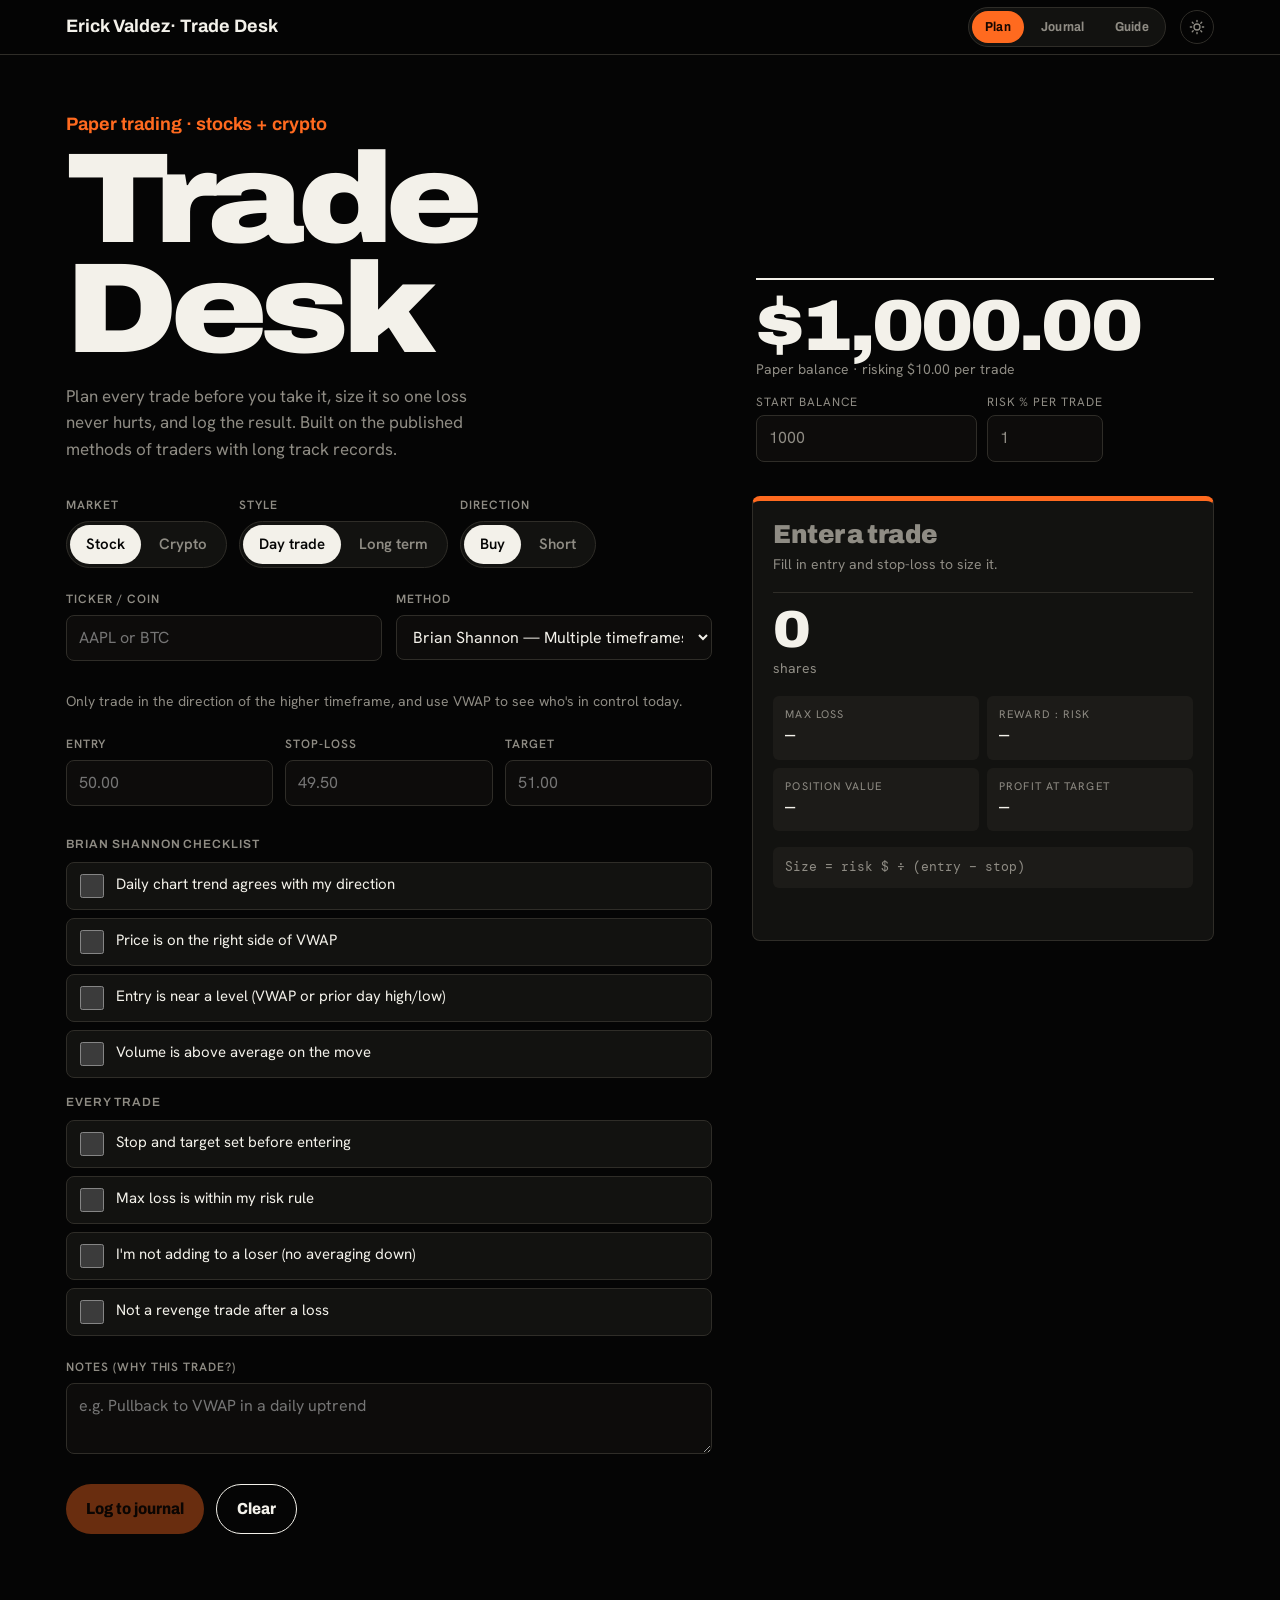
<file: trading/index.html>
<!doctype html>
<html lang="en" data-theme="dark">
<head>
<meta charset="utf-8">
<meta http-equiv="Content-Security-Policy" content="default-src 'self'; script-src 'self' 'sha256-D4mjQaDwcPL4YKCscFUkefph0+3sMua2+feY6P1+wcQ='; style-src 'self' 'unsafe-inline'; font-src 'self'; img-src 'self' data:; connect-src 'self'; manifest-src 'self'; worker-src 'self'; object-src 'none'; base-uri 'none'; form-action 'none'; upgrade-insecure-requests">
<meta name="referrer" content="no-referrer">
<meta name="viewport" content="width=device-width, initial-scale=1, viewport-fit=cover">
<meta name="robots" content="noindex, nofollow">
<title>Trade Desk</title>
<meta name="description" content="Paper trading planner, journal, and methods guide.">
<link rel="icon" href="/favicon.ico" sizes="any">
<link rel="icon" type="image/png" sizes="32x32" href="/favicon-32.png">
<link rel="apple-touch-icon" href="/apple-touch-icon.png">
<link rel="preload" href="/fonts/archivo.woff2" as="font" type="font/woff2" crossorigin>
<link rel="preload" href="/fonts/hanken-grotesk.woff2" as="font" type="font/woff2" crossorigin>
<link rel="stylesheet" href="/fonts/fonts.css">
<style>
:root {
  --ink: #050505; --ink-2: #121210; --ink-3: #1c1b18; --line: #2f2d28;
  --paper: #efece4; --paper-2: #f8f6f0; --paper-text: #171613;
  --bone: #f3f1ea; --dim: #8f8c84; --dim-paper: #5f5c55;
  --flare: #ff6a1f; --olive: #8d9a5b;
  --good: #3ddc97; --bad: #ff4d6d; --warn: #ffc24d;
  --display: "Archivo", "Archivo Fallback", "Helvetica Neue", Arial, sans-serif;
  --text: "Hanken Grotesk", "Hanken Fallback", "Helvetica Neue", Arial, sans-serif;
  --mono: "DM Mono", ui-monospace, Menlo, monospace;
  /* theme tokens (dark default) */
  --bg: var(--ink); --fg: var(--bone); --muted: var(--dim); --panel: var(--ink-2); --panel-2: var(--ink-3);
  --border: var(--line); --field: #0d0c0b; --accent: var(--flare); --btn: var(--bone); --btn-fg: var(--ink);
  color-scheme: dark;
}
:root[data-theme="light"] {
  --bg: var(--paper); --fg: var(--paper-text); --muted: var(--dim-paper); --panel: var(--paper-2); --panel-2: #e3dfd5;
  --border: #cfc9bb; --field: #ffffff; --accent: #b2440d; --btn: var(--paper-text); --btn-fg: var(--paper);
  --good: #2f6b3a; --bad: #b3362b; --warn: #8a5a00;
  color-scheme: light;
}
* { box-sizing: border-box; }
html { -webkit-text-size-adjust: 100%; }
body { margin: 0; background: var(--bg); color: var(--fg); font-family: var(--text); font-size: 17px; line-height: 1.55; -webkit-font-smoothing: antialiased; }
a { color: inherit; }
button, input, select, textarea { font: inherit; color: inherit; }
:focus-visible { outline: 2px solid var(--accent); outline-offset: 3px; }
.max { max-width: 1180px; margin: 0 auto; padding-left: max(16px, env(safe-area-inset-left)); padding-right: max(16px, env(safe-area-inset-right)); }
.num { font-family: var(--mono); font-variant-numeric: tabular-nums; }

/* nav */
.lnav { position: sticky; top: 0; z-index: 20; background: color-mix(in srgb, var(--bg) 94%, transparent); border-bottom: 1px solid var(--border); padding-top: env(safe-area-inset-top); }
.lnav .max { display: flex; align-items: center; gap: 14px; height: 54px; }
.lnav .name { font-family: var(--display); font-weight: 700; font-size: 18px; text-decoration: none; margin-right: auto; }
.tabs { display: flex; gap: 4px; background: var(--panel); border: 1px solid var(--border); border-radius: 999px; padding: 3px; }
.tabs a { font-family: var(--display); font-weight: 700; font-stretch: 88%; font-size: 13px; letter-spacing: 0.02em; text-decoration: none; padding: 6px 13px; border-radius: 999px; color: var(--muted); }
.tabs a[aria-current="page"] { background: var(--accent); color: #160700; }
:root[data-theme="light"] .tabs a[aria-current="page"] { color: #fff; }
.theme-btn { width: 34px; height: 34px; flex: none; border-radius: 50%; display: inline-grid; place-items: center; cursor: pointer; padding: 0; background: transparent; color: var(--muted); border: 1px solid var(--border); }
.theme-btn svg { width: 16px; height: 16px; }
@media (max-width: 520px) { .lnav .name { font-size: 15px; } .tabs a { padding: 6px 10px; font-size: 12px; } }
@media (max-width: 520px) { .lnav .name span { display: none; } }

/* head */
.head { padding-block: 56px 34px; display: grid; grid-template-columns: minmax(0, 7fr) minmax(0, 5fr); gap: 28px 48px; align-items: end; }
.kicker { font-family: var(--display); font-weight: 700; color: var(--accent); margin: 0; font-size: 18px; }
h1 { font-family: var(--display); font-weight: 900; font-stretch: 115%; font-size: clamp(54px, 10vw, 128px); line-height: 0.86; letter-spacing: -0.05em; margin: 6px 0 0; }
.head p.lead { color: var(--muted); max-width: 44ch; margin: 18px 0 0; }
.acct { border-top: 2px solid var(--fg); padding-top: 14px; display: grid; gap: 12px; }
.acct .bal { font-family: var(--display); font-weight: 900; font-stretch: 110%; font-size: clamp(44px, 7vw, 72px); line-height: 0.9; letter-spacing: -0.04em; }
.acct .sub { color: var(--muted); font-size: 14px; }
.acct .row { display: flex; gap: 10px; flex-wrap: wrap; }
.acct label { display: grid; gap: 4px; font-size: 12px; color: var(--muted); letter-spacing: 0.08em; text-transform: uppercase; }
.acct input { width: 120px; }
@media (max-width: 820px) { .head { grid-template-columns: 1fr; padding-block: 40px 24px; } }

/* fields */
input[type="text"], input[type="number"], input[type="date"], select, textarea {
  background: var(--field); border: 1px solid var(--border); border-radius: 8px; padding: 10px 12px; min-height: 44px; width: 100%; font-size: 16px;
}
input:focus, select:focus, textarea:focus { border-color: var(--accent); outline: none; }
.lbl { font-size: 12px; font-weight: 600; letter-spacing: 0.08em; text-transform: uppercase; color: var(--muted); display: block; margin-bottom: 6px; }
.seg { display: inline-flex; border: 1px solid var(--border); border-radius: 999px; padding: 3px; background: var(--panel); gap: 2px; }
.seg button { border: 0; background: transparent; border-radius: 999px; padding: 8px 16px; min-height: 38px; cursor: pointer; font-weight: 600; font-size: 15px; color: var(--muted); }
.seg button[aria-pressed="true"] { background: var(--fg); color: var(--bg); }
.btn { border: 0; cursor: pointer; border-radius: 999px; padding: 12px 20px; min-height: 46px; font-family: var(--display); font-weight: 800; font-stretch: 90%; font-size: 16px; background: var(--btn); color: var(--btn-fg); }
.btn:disabled { opacity: 0.4; cursor: not-allowed; }
.btn.ghost { background: transparent; color: var(--fg); border: 1.5px solid var(--fg); }
.btn.small { min-height: 38px; padding: 8px 14px; font-size: 14px; }
.btn.flare { background: var(--accent); color: #160700; }
:root[data-theme="light"] .btn.flare { color: #fff; }

section.view { display: none; padding-bottom: 90px; }
section.view.on { display: block; }
h2 { font-family: var(--display); font-weight: 900; font-stretch: 108%; font-size: clamp(34px, 5.4vw, 60px); line-height: 0.95; letter-spacing: -0.04em; margin: 0 0 8px; }
h3 { font-family: var(--display); font-weight: 800; font-size: 22px; letter-spacing: -0.02em; margin: 0; line-height: 1.15; }

/* planner */
.plan { display: grid; grid-template-columns: minmax(0, 7fr) minmax(0, 5fr); gap: 40px; align-items: start; }
.form { display: grid; gap: 22px; }
.grid2 { display: grid; grid-template-columns: 1fr 1fr; gap: 14px; }
.grid3 { display: grid; grid-template-columns: repeat(3, 1fr); gap: 12px; }
.toggles { display: flex; gap: 12px; flex-wrap: wrap; }
.method-note { font-size: 14px; color: var(--muted); margin: 8px 0 0; }
.checks { display: grid; gap: 8px; }
.checks h3 { margin: 10px 0 2px; font-size: 12px; letter-spacing: 0.08em; text-transform: uppercase; color: var(--muted); font-weight: 600; }
.check { display: flex; gap: 12px; align-items: flex-start; padding: 11px 13px; border: 1px solid var(--border); border-radius: 8px; background: var(--panel); cursor: pointer; font-size: 15px; line-height: 1.4; }
.check input { width: 24px; height: 24px; margin: 0; flex: none; accent-color: var(--accent); }
.check.on { border-color: color-mix(in srgb, var(--good) 60%, var(--border)); }
.result { position: sticky; top: 76px; background: var(--panel); border: 1px solid var(--border); border-top: 5px solid var(--accent); border-radius: 8px; padding: 20px; display: grid; gap: 16px; }
.result > * { min-width: 0; }
.verdict { font-family: var(--display); font-weight: 900; font-stretch: 95%; font-size: 26px; line-height: 1.05; letter-spacing: -0.02em; }
.verdict.good { color: var(--good); } .verdict.bad { color: var(--bad); } .verdict.warn { color: var(--warn); } .verdict.idle { color: var(--muted); }
.why { margin: 6px 0 0; color: var(--muted); font-size: 14px; }
.size { border-top: 1px solid var(--border); padding-top: 14px; }
.size b { display: block; font-family: var(--display); font-weight: 900; font-stretch: 110%; font-size: 52px; line-height: 0.9; letter-spacing: -0.04em; }
.size span { color: var(--muted); font-size: 14px; }
.stats { display: grid; grid-template-columns: 1fr 1fr; gap: 8px; }

.stats > div { background: var(--panel-2); border-radius: 6px; padding: 10px 12px; }
.stats .k { font-size: 11px; letter-spacing: 0.1em; text-transform: uppercase; color: var(--muted); }
.stats .v { font-family: var(--mono); font-size: 17px; }
.math { font-family: var(--mono); font-size: 13px; color: var(--muted); background: var(--panel-2); border-radius: 6px; padding: 10px 12px; line-height: 1.6; }
.notes-list { margin: 0; padding-left: 18px; font-size: 14px; color: var(--muted); display: grid; gap: 4px; }
.notes-list li.bad { color: var(--bad); } .notes-list li.warn { color: var(--warn); }
.alerts { font-size: 14px; }
.alerts b { font-family: var(--mono); font-weight: 500; }
@media (max-width: 860px) { .plan { grid-template-columns: 1fr; } .result { position: static; } }
@media (max-width: 480px) { .grid3 { grid-template-columns: 1fr 1fr; } .grid3 > :last-child { grid-column: 1 / -1; } }

/* journal */
.jhead { display: flex; justify-content: space-between; align-items: end; gap: 16px; flex-wrap: wrap; margin-bottom: 24px; }
.jbtns { display: flex; gap: 8px; flex-wrap: wrap; }
.kpis { display: grid; grid-template-columns: minmax(0, 5fr) repeat(4, minmax(0, 2fr)); gap: 0; border-top: 2px solid var(--fg); margin-bottom: 34px; }
.kpis div { padding: 14px 14px 14px 0; }
.kpis div + div { padding-left: 14px; border-left: 1px solid var(--border); }
.kpis b { display: block; font-family: var(--display); font-weight: 900; font-stretch: 105%; font-size: clamp(28px, 4vw, 44px); line-height: 1; letter-spacing: -0.03em; }
.kpis div:first-child b { font-size: clamp(48px, 8vw, 92px); line-height: 0.85; }
.kpis span { font-size: 13px; color: var(--muted); }
@media (max-width: 760px) { .kpis { grid-template-columns: 1fr 1fr; } .kpis div:first-child { grid-column: 1 / -1; } .kpis div + div { border-left: 0; padding-left: 0; border-top: 1px solid var(--border); } .kpis div:nth-child(odd):not(:first-child) { padding-left: 14px; border-left: 1px solid var(--border); } }
.ready { background: var(--panel); border: 1px solid var(--border); border-radius: 8px; padding: 18px 20px; margin-bottom: 34px; display: grid; gap: 12px; }
.ready h3 { font-size: 18px; }
.bars { display: grid; gap: 10px; }
.bar { display: grid; grid-template-columns: minmax(0, 1fr) auto; gap: 4px 12px; font-size: 14px; }
.bar .track { grid-column: 1 / -1; height: 6px; border-radius: 999px; background: var(--panel-2); overflow: hidden; }
.bar .track i { display: block; height: 100%; background: var(--accent); border-radius: 999px; }
.bar.done .track i { background: var(--good); }
.trades { list-style: none; margin: 0; padding: 0; display: grid; gap: 10px; }
.trade { border: 1px solid var(--border); border-left: 4px solid var(--muted); border-radius: 8px; padding: 14px 16px; background: var(--panel); display: grid; gap: 8px; }
.trade.win { border-left-color: var(--good); } .trade.loss { border-left-color: var(--bad); } .trade.open { border-left-color: var(--accent); }
.trade .top { display: flex; justify-content: space-between; gap: 10px; align-items: baseline; flex-wrap: wrap; }
.trade .tk { font-family: var(--display); font-weight: 800; font-size: 20px; letter-spacing: -0.01em; }
.trade .tk small { font-family: var(--text); font-weight: 600; font-size: 12px; color: var(--muted); letter-spacing: 0.06em; text-transform: uppercase; margin-left: 8px; }
.trade .r { font-family: var(--mono); font-size: 18px; }
.trade .meta { font-size: 13px; color: var(--muted); display: flex; gap: 14px; flex-wrap: wrap; }
.trade .acts { display: flex; gap: 8px; flex-wrap: wrap; align-items: center; }
.closer { display: grid; grid-template-columns: minmax(0, 1fr) auto; gap: 10px; align-items: end; border-top: 1px dashed var(--border); padding-top: 10px; }
.closer .check { padding: 8px 10px; grid-column: 1 / -1; }
.linkbtn { background: none; border: 0; padding: 6px 0; cursor: pointer; color: var(--muted); text-decoration: underline; font-size: 13px; }
.empty { color: var(--muted); border: 1px dashed var(--border); border-radius: 8px; padding: 24px; text-align: center; }

/* guide */
.basics { display: grid; grid-template-columns: minmax(0, 4fr) minmax(0, 8fr); gap: 40px; margin-bottom: 70px; }
.terms { display: grid; gap: 0; border-top: 2px solid var(--fg); }
.terms div { display: grid; grid-template-columns: 150px minmax(0, 1fr); gap: 4px 20px; padding: 14px 0; border-bottom: 1px solid var(--border); }
.terms dt { font-family: var(--display); font-weight: 800; font-size: 17px; }
.terms dd { margin: 0; color: var(--muted); font-size: 15px; }
.example { margin-top: 20px; background: var(--panel); border: 1px solid var(--border); border-radius: 8px; padding: 16px 18px; font-size: 15px; }
.example .math { margin-top: 10px; }
@media (max-width: 820px) { .basics { grid-template-columns: 1fr; gap: 20px; } .terms div { grid-template-columns: 1fr; } }
.group-title { display: flex; align-items: baseline; gap: 14px; flex-wrap: wrap; margin: 0 0 18px; }
.group-title p { margin: 0; color: var(--muted); }
.methods { display: grid; gap: 14px; margin-bottom: 60px; }
.mcard { display: grid; grid-template-columns: minmax(0, 4fr) minmax(0, 8fr); gap: 16px 30px; border-top: 1px solid var(--border); padding-top: 18px; }
.mcard .who h3 { font-size: 24px; }
.mcard .tag { display: inline-block; margin-top: 8px; font-size: 12px; font-weight: 600; letter-spacing: 0.08em; text-transform: uppercase; color: var(--accent); }
.mcard .book { font-size: 13px; color: var(--muted); margin-top: 8px; font-style: italic; }
.mcard .idea { margin: 0 0 10px; font-size: 17px; }
.mcard ul { margin: 0; padding-left: 18px; color: var(--muted); font-size: 15px; display: grid; gap: 4px; }
.mcard .use { margin-top: 12px; }
@media (max-width: 760px) { .mcard { grid-template-columns: 1fr; } }
.foot { border-top: 1px solid var(--border); padding-top: 18px; color: var(--muted); font-size: 13px; line-height: 1.6; }
.foot p { margin: 0 0 10px; max-width: 90ch; }
.ref { padding-left: 2em; text-indent: -2em; }
.toast { position: fixed; left: 50%; bottom: calc(20px + env(safe-area-inset-bottom)); transform: translate(-50%, 140%); background: var(--fg); color: var(--bg); padding: 10px 18px; border-radius: 999px; font-weight: 600; font-size: 15px; transition: transform 0.25s, visibility 0.25s; z-index: 50; visibility: hidden; }
.toast.show { transform: translate(-50%, 0); visibility: visible; }
@media (prefers-reduced-motion: reduce) { .toast { transition: none; } }
.lnav .name { display: inline-flex; align-items: center; min-height: 32px; }
.sr { position: absolute; width: 1px; height: 1px; overflow: hidden; clip: rect(0 0 0 0); }
</style>
</head>
<body>
<header class="lnav">
  <div class="max">
    <a class="name" href="/">Erick Valdez <span>· Trade Desk</span></a>
    <nav class="tabs" aria-label="Sections">
      <a href="#plan" data-tab="plan">Plan</a>
      <a href="#journal" data-tab="journal">Journal</a>
      <a href="#guide" data-tab="guide">Guide</a>
    </nav>
    <button class="theme-btn" id="themeBtn" aria-label="Switch theme">
      <svg viewBox="0 0 24 24" fill="none" stroke="currentColor" stroke-width="2" stroke-linecap="round"><circle cx="12" cy="12" r="4.5"/><path d="M12 2v2M12 20v2M4.9 4.9l1.4 1.4M17.7 17.7l1.4 1.4M2 12h2M20 12h2M4.9 19.1l1.4-1.4M17.7 6.3l1.4-1.4"/></svg>
    </button>
  </div>
</header>

<main>
  <div class="max head">
    <div>
      <p class="kicker">Paper trading · stocks + crypto</p>
      <h1>Trade<br>Desk</h1>
      <p class="lead">Plan every trade before you take it, size it so one loss never hurts, and log the result. Built on the published methods of traders with long track records.</p>
    </div>
    <div class="acct" aria-live="polite">
      <div>
        <div class="bal num" id="balance">$1,000.00</div>
        <div class="sub" id="balSub">Paper balance · risking $10.00 per trade</div>
      </div>
      <div class="row">
        <label>Start balance<input type="number" id="setStart" min="1" step="1" inputmode="decimal"></label>
        <label>Risk % per trade<input type="number" id="setRisk" min="0.1" max="5" step="0.1" inputmode="decimal"></label>
      </div>
    </div>
  </div>

  <!-- PLAN -->
  <section class="view" id="view-plan" aria-labelledby="planTitle">
    <div class="max">
      <h2 id="planTitle" class="sr">Plan a trade</h2>
      <div class="plan">
        <div class="form">
          <div class="toggles">
            <div>
              <span class="lbl">Market</span>
              <div class="seg" id="segMarket">
                <button type="button" data-v="stock" aria-pressed="true">Stock</button>
                <button type="button" data-v="crypto" aria-pressed="false">Crypto</button>
              </div>
            </div>
            <div>
              <span class="lbl">Style</span>
              <div class="seg" id="segMode">
                <button type="button" data-v="day" aria-pressed="true">Day trade</button>
                <button type="button" data-v="long" aria-pressed="false">Long term</button>
              </div>
            </div>
            <div>
              <span class="lbl">Direction</span>
              <div class="seg" id="segDir">
                <button type="button" data-v="long" aria-pressed="true">Buy</button>
                <button type="button" data-v="short" aria-pressed="false">Short</button>
              </div>
            </div>
          </div>

          <div class="grid2">
            <label><span class="lbl">Ticker / coin</span><input type="text" id="ticker" placeholder="AAPL or BTC" autocapitalize="characters" autocomplete="off" spellcheck="false"></label>
            <label><span class="lbl">Method</span><select id="method"></select></label>
          </div>
          <p class="method-note" id="methodNote"></p>

          <div class="grid3">
            <label><span class="lbl">Entry</span><input type="number" id="entry" step="any" min="0" inputmode="decimal" placeholder="50.00"></label>
            <label><span class="lbl">Stop-loss</span><input type="number" id="stop" step="any" min="0" inputmode="decimal" placeholder="49.50"></label>
            <label><span class="lbl">Target</span><input type="number" id="target" step="any" min="0" inputmode="decimal" placeholder="51.00"></label>
          </div>

          <div class="checks" id="checks"></div>

          <label><span class="lbl">Notes (why this trade?)</span><textarea id="notes" rows="2" placeholder="e.g. Pullback to VWAP in a daily uptrend"></textarea></label>

          <div class="toggles">
            <button class="btn flare" id="logBtn" type="button" disabled>Log to journal</button>
            <button class="btn ghost" id="resetBtn" type="button">Clear</button>
          </div>
        </div>

        <aside class="result" aria-live="polite">
          <div>
            <div class="verdict idle" id="verdict">Enter a trade</div>
            <p class="why" id="why">Fill in entry and stop-loss to size it.</p>
          </div>
          <div class="size">
            <b class="num" id="sizeOut">0</b>
            <span id="sizeSub">shares</span>
          </div>
          <div class="stats">
            <div><div class="k">Max loss</div><div class="v" id="oRisk">—</div></div>
            <div><div class="k">Reward : risk</div><div class="v" id="oRR">—</div></div>
            <div><div class="k">Position value</div><div class="v" id="oVal">—</div></div>
            <div><div class="k">Profit at target</div><div class="v" id="oWin">—</div></div>
          </div>
          <div class="math" id="math">Size = risk $ ÷ (entry − stop)</div>
          <ul class="notes-list" id="warnings"></ul>
          <div class="alerts" id="alerts"></div>
        </aside>
      </div>
    </div>
  </section>

  <!-- JOURNAL -->
  <section class="view" id="view-journal" aria-labelledby="jTitle">
    <div class="max">
      <div class="jhead">
        <div>
          <h2 id="jTitle">Journal</h2>
          <p style="margin:0;color:var(--muted)">Saved on this device only. Back it up now and then.</p>
        </div>
        <div class="jbtns">
          <button class="btn small ghost" id="csvBtn" type="button">Export CSV</button>
          <button class="btn small ghost" id="backupBtn" type="button">Backup</button>
          <label class="btn small ghost" style="display:inline-flex;align-items:center">Restore<input type="file" id="restoreIn" accept="application/json" class="sr"></label>
        </div>
      </div>

      <div class="kpis">
        <div><b class="num" id="kR">0.0R</b><span>Total R (closed trades)</span></div>
        <div><b class="num" id="kAvg">—</b><span>Average R</span></div>
        <div><b class="num" id="kWin">—</b><span>Win rate</span></div>
        <div><b class="num" id="kN">0</b><span>Closed trades</span></div>
        <div><b class="num" id="kPlan">—</b><span>Followed the plan</span></div>
      </div>

      <div class="ready">
        <h3 id="readyTitle">Real-money check</h3>
        <div class="bars" id="readyBars"></div>
      </div>

      <ul class="trades" id="trades"></ul>
    </div>
  </section>

  <!-- GUIDE -->
  <section class="view" id="view-guide" aria-labelledby="gTitle">
    <div class="max">
      <div class="basics">
        <div>
          <h2 id="gTitle">The basics</h2>
          <p style="color:var(--muted);margin:0">Learn these before any method. Position size decides whether you survive long enough to get good.</p>
        </div>
        <div>
          <dl class="terms">
            <div><dt>R</dt><dd>The amount you risk on one trade. With $1,000 and 1% risk, 1R = $10. A trade that makes $20 is +2R; one that hits the stop is −1R. (Van Tharp)</dd></div>
            <div><dt>Stop-loss</dt><dd>The price where you admit you're wrong and get out. Decide it before you enter, never move it further away.</dd></div>
            <div><dt>Position size</dt><dd>How many shares or coins to buy so that hitting the stop costs exactly 1R. Size = risk $ ÷ (entry − stop).</dd></div>
            <div><dt>Reward : risk</dt><dd>Distance to target ÷ distance to stop. At 2:1 or better, you can be wrong more than half the time and still make money.</dd></div>
            <div><dt>VWAP</dt><dd>Volume-weighted average price for the day. Above it, buyers are in control; below it, sellers are.</dd></div>
            <div><dt>50 / 200-day MA</dt><dd>Average closing price over 50 or 200 days. Rising and price above them = healthy long-term trend.</dd></div>
            <div><dt>Support / resistance</dt><dd>Prices where buyers (support) or sellers (resistance) stepped in before. Good places for entries and stops.</dd></div>
          </dl>
          <div class="example">
            <strong>Worked example ($1,000 account, 1% risk)</strong>
            <div class="math">Risk budget  = $1,000 × 1% = $10
Entry $50.00, stop $49.50 → risk per share $0.50
Size         = $10 ÷ $0.50 = 20 shares ($1,000 position)
Target $51.00 → reward $1.00 per share → 2:1
Win: +$20 (+2R)   Loss: −$10 (−1R)</div>
          </div>
        </div>
      </div>

      <div class="group-title"><h2>Day trading</h2><p>Short-term methods. Use with Stock or Crypto.</p></div>
      <div class="methods" id="dayMethods"></div>

      <div class="group-title"><h2>Long term</h2><p>Investing methods. Built for stocks; crypto has no earnings, so lean on trend and position size.</p></div>
      <div class="methods" id="longMethods"></div>

      <div class="group-title"><h2>Risk</h2><p>Applies to every trade.</p></div>
      <div class="methods" id="riskMethods"></div>

      <div class="foot">
        <p><strong>Rule change:</strong> The SEC approved eliminating the pattern day trader rule and its $25,000 minimum on April 14, 2026, effective June 4, 2026; some brokers have until October 20, 2027 to switch over (SoFi, n.d.; tastytrade, n.d.). Check your broker's current rules before trading real money.</p>
        <p>This page is a practice and study tool, not financial advice. Even the traders above have long losing streaks, and most day traders lose money.</p>
        <p class="ref">SoFi. (n.d.). <em>Pattern day trading rules replaced: A new era for retail traders</em>. SoFi. https://www.sofi.com/learn/content/pattern-day-trading-rules/</p>
        <p class="ref">tastytrade. (n.d.). <em>Pattern day trading</em>. tastytrade. https://tastytrade.com/learn/markets/industry/pattern-day-trading/</p>
      </div>
    </div>
  </section>
</main>
<div class="toast" id="toast" role="status"></div>

<script>
(function () {
  "use strict";
  var $ = function (id) { return document.getElementById(id); };

  /* ---------- storage (wrapped: private mode can throw) ---------- */
  var KEY = "tradeDesk.v1";
  function load() {
    try { var s = localStorage.getItem(KEY); if (s) return JSON.parse(s); } catch (e) {}
    return null;
  }
  var state = load() || { start: 1000, riskPct: 1, trades: [] };
  if (!Array.isArray(state.trades)) state.trades = [];
  function save() { try { localStorage.setItem(KEY, JSON.stringify(state)); } catch (e) {} }

  /* ---------- theme ---------- */
  try { var th = localStorage.getItem("tradeDesk.theme"); if (th) document.documentElement.setAttribute("data-theme", th); } catch (e) {}
  $("themeBtn").addEventListener("click", function () {
    var next = document.documentElement.getAttribute("data-theme") === "light" ? "dark" : "light";
    document.documentElement.setAttribute("data-theme", next);
    try { localStorage.setItem("tradeDesk.theme", next); } catch (e) {}
  });

  /* ---------- methods ---------- */
  var METHODS = {
    shannon: { group: "day", name: "Brian Shannon", tag: "Multiple timeframes + VWAP",
      book: "Technical Analysis Using Multiple Timeframes",
      idea: "Only trade in the direction of the higher timeframe, and use VWAP to see who's in control today.",
      rules: ["Check the daily chart first; the intraday trade must agree with it.", "Longs above VWAP, shorts below it.", "Enter near a level (VWAP, prior day high/low), not in the middle of a move.", "If price loses VWAP against you, the idea is likely wrong."],
      checks: ["Daily chart trend agrees with my direction", "Price is on the right side of VWAP", "Entry is near a level (VWAP or prior day high/low)", "Volume is above average on the move"] },
    brooks: { group: "day", name: "Al Brooks", tag: "Price action",
      book: "Trading Price Action Trends",
      idea: "Read the bars. First decide if the market is trending or stuck in a range, then trade accordingly.",
      rules: ["Most breakouts from a trading range fail; in a range, buy low and sell high.", "In a trend, look for pullbacks to enter with the trend.", "Wait for a strong signal bar that closes in your direction.", "Stop goes just beyond the signal bar."],
      checks: ["I know if this is a trend or a trading range", "A strong signal bar closed in my direction", "I'm not buying the top of a range or selling the bottom", "Stop is just beyond the signal bar"] },
    raschke: { group: "day", name: "Linda Raschke", tag: "Simple, repeatable setups",
      book: "Street Smarts (with Larry Connors)",
      idea: "Trade a few setups you know well, take quick profits, and get out fast when a trade doesn't work.",
      rules: ["The first pullback in a new strong trend is the best one.", "After a quiet, tight day, expect a bigger move (range expansion).", "Take partial profits at the first target.", "If it doesn't move your way soon, exit."],
      checks: ["Clear trend, and this is the 1st or 2nd pullback", "It's a setup I've practiced before", "I'll take partial profit at the first target", "If it doesn't work quickly, I'm out"] },
    minervini: { group: "day", name: "Mark Minervini", tag: "Buy strength, cut losses fast",
      book: "Trade Like a Stock Market Wizard",
      idea: "Buy leaders breaking out near their highs, keep losses tiny, and never let a good gain turn into a loss.",
      rules: ["Price above rising 50- and 200-day averages, near 52-week highs.", "Buy as it breaks out of a tight base on strong volume.", "Keep the stop tight; small losses are the cost of business.", "Raise the stop as the trade works."],
      checks: ["Near its highs, above rising 50- and 200-day averages", "Breaking out of a tight base or consolidation", "Stop is tight (small % below entry)", "I'll raise my stop so a winner can't become a loser"] },
    graham: { group: "long", name: "Benjamin Graham & Warren Buffett", tag: "Margin of safety",
      book: "The Intelligent Investor (Graham)",
      idea: "Buy good businesses for less than they're worth, and hold them for years.",
      rules: ["Understand how the business makes money.", "Look for a durable advantage: brand, network, low costs, switching costs.", "Prefer low debt and steady free cash flow.", "Pay a fair or low price; the gap to fair value is your margin of safety."],
      checks: ["I can explain how the business makes money", "It has a durable advantage over competitors", "Low debt and steady free cash flow", "Price is at or below my estimate of fair value"] },
    lynch: { group: "long", name: "Peter Lynch", tag: "Know what you own",
      book: "One Up on Wall Street",
      idea: "Invest in what you understand and can explain in two minutes.",
      rules: ["Start with products and companies you know from daily life.", "Check that earnings are actually growing.", "PEG (P/E ÷ growth rate) near 1 or lower is reasonable.", "Know your story; sell if the story breaks, not because the price dipped."],
      checks: ["I understand the product and why people buy it", "Earnings are growing steadily", "PEG ratio around 1 or lower", "I can tell the 2-minute story of why it'll grow"] },
    canslim: { group: "long", name: "William O'Neil", tag: "CAN SLIM",
      book: "How to Make Money in Stocks",
      idea: "Buy companies with fast-growing earnings that lead their industry, but only when the overall market is healthy.",
      rules: ["C: current quarterly earnings up strongly (25%+).", "A: annual earnings growing for several years.", "L: a leader, not a laggard, in a leading industry.", "M: the overall market is in an uptrend. Cut any loss at 7–8%."],
      checks: ["Current quarterly earnings up 25%+", "Annual earnings growing 3+ years", "Leader in a strong industry", "Overall market is in an uptrend"] }
  };
  var RISK = [
    { name: "Van Tharp", tag: "Position sizing & R", book: "Trade Your Way to Financial Freedom",
      idea: "Measure every trade in R. Your edge is your average R per trade, and position size decides how long you survive.",
      rules: ["Risk the same small amount (1R) on every trade.", "Track average R, not just win rate.", "A method with positive average R over many trades is worth keeping."] },
    { name: "Paul Tudor Jones", tag: "Defense first", book: "Profiled in Market Wizards (Schwager)",
      idea: "Protect your money first. Making it back is much harder than losing it.",
      rules: ["Never add to a losing position (no averaging down).", "Cut size when you're in a losing streak.", "Stay out when you don't have a clear edge."] }
  ];
  var BASE_CHECKS = ["Stop and target set before entering", "Max loss is within my risk rule", "I'm not adding to a loser (no averaging down)", "Not a revenge trade after a loss"];

  /* ---------- validation: never trust stored or restored data ---------- */
  function numOr(v, d) { v = Number(v); return isFinite(v) && v >= 0 ? v : d; }
  function pick(v, ok, d) { return ok.indexOf(v) >= 0 ? v : d; }
  function cleanTrade(t) {
    if (!t || typeof t !== "object") return null;
    var entry = numOr(t.entry, NaN), stop = numOr(t.stop, NaN), size = numOr(t.size, NaN);
    if (!(entry > 0) || !(stop > 0) || !(size > 0)) return null;
    var closed = t.status === "closed" && numOr(t.exit, 0) > 0;
    var date = new Date(t.date); if (isNaN(date)) date = new Date();
    return {
      id: String(t.id || "").replace(/[^a-z0-9]/gi, "").slice(0, 24) || (Date.now().toString(36) + Math.random().toString(36).slice(2, 6)),
      date: date.toISOString(),
      ticker: String(t.ticker || "—").toUpperCase().replace(/[^A-Z0-9.\-\/—]/g, "").slice(0, 12) || "—",
      market: pick(t.market, ["stock", "crypto"], "stock"),
      mode: pick(t.mode, ["day", "long"], "day"),
      dir: pick(t.dir, ["long", "short"], "long"),
      method: Object.prototype.hasOwnProperty.call(METHODS, t.method) ? t.method : "shannon",
      entry: entry, stop: stop, target: numOr(t.target, 0) > 0 ? Number(t.target) : null, size: size,
      checksMet: Math.floor(numOr(t.checksMet, 0)) % 100, checksTotal: Math.floor(numOr(t.checksTotal, 0)) % 100,
      notes: String(t.notes || "").slice(0, 400),
      status: closed ? "closed" : "open", exit: closed ? Number(t.exit) : null,
      closedAt: closed ? date.toISOString() : null, followed: closed ? t.followed === true : null
    };
  }
  function cleanState(d) {
    var trades = (d && Array.isArray(d.trades) ? d.trades : []).slice(0, 5000).map(cleanTrade).filter(Boolean);
    var start = numOr(d && d.start, 1000), risk = numOr(d && d.riskPct, 1);
    return { start: start > 0 ? start : 1000, riskPct: risk > 0 && risk <= 5 ? risk : 1, trades: trades };
  }
  state = cleanState(state);

  /* ---------- helpers ---------- */
  function money(n, signed) {
    if (!isFinite(n)) return "—";
    var s = Math.abs(n).toLocaleString("en-US", { minimumFractionDigits: 2, maximumFractionDigits: 2 });
    return (n < 0 ? "−$" : (signed && n > 0 ? "+$" : "$")) + s;
  }
  function price(n) {
    if (!isFinite(n)) return "—";
    var a = Math.abs(n), d = a >= 1 ? 2 : a >= 0.01 ? 4 : 8;
    return "$" + n.toLocaleString("en-US", { minimumFractionDigits: Math.min(d, 2), maximumFractionDigits: d });
  }
  function qty(n, crypto) {
    if (!isFinite(n)) return "0";
    return crypto ? n.toLocaleString("en-US", { maximumFractionDigits: 6 }) : n.toLocaleString("en-US");
  }
  function esc(s) { return String(s).replace(/[&<>"']/g, function (c) { return { "&": "&amp;", "<": "&lt;", ">": "&gt;", '"': "&quot;", "'": "&#39;" }[c]; }); }
  function balance() {
    return state.start + state.trades.reduce(function (s, t) { return s + (t.status === "closed" ? pnl(t) : 0); }, 0);
  }
  function pnl(t) { return t.size * (t.exit - t.entry) * (t.dir === "long" ? 1 : -1); }
  function rMult(t) { var risk = Math.abs(t.entry - t.stop); return risk > 0 ? ((t.exit - t.entry) * (t.dir === "long" ? 1 : -1)) / risk : 0; }
  var toastT;
  function toast(msg) { var el = $("toast"); el.textContent = msg; el.classList.add("show"); clearTimeout(toastT); toastT = setTimeout(function () { el.classList.remove("show"); }, 2200); }

  /* ---------- account ---------- */
  function renderAccount() {
    var b = balance();
    $("balance").textContent = money(b);
    $("balSub").textContent = "Paper balance · risking " + money(b * state.riskPct / 100) + " per trade";
    if (document.activeElement !== $("setStart")) $("setStart").value = state.start;
    if (document.activeElement !== $("setRisk")) $("setRisk").value = state.riskPct;
  }
  $("setStart").addEventListener("input", function () { var v = parseFloat(this.value); if (v > 0) { state.start = v; save(); renderAll(); } });
  $("setRisk").addEventListener("input", function () { var v = parseFloat(this.value); if (v > 0 && v <= 5) { state.riskPct = v; save(); renderAll(); } });

  /* ---------- planner ---------- */
  var plan = { market: "stock", mode: "day", dir: "long", checked: {} };
  function seg(id, key) {
    var box = $(id);
    box.addEventListener("click", function (e) {
      var b = e.target.closest("button"); if (!b) return;
      plan[key] = b.dataset.v;
      box.querySelectorAll("button").forEach(function (x) { x.setAttribute("aria-pressed", x === b ? "true" : "false"); });
      if (key === "mode") fillMethods();
      if (key === "mode" || key === "market") renderMethodNote();
      calc();
    });
  }
  seg("segMarket", "market"); seg("segMode", "mode"); seg("segDir", "dir");

  function fillMethods() {
    var sel = $("method");
    sel.innerHTML = Object.keys(METHODS).filter(function (k) { return METHODS[k].group === plan.mode; })
      .map(function (k) { return '<option value="' + k + '">' + esc(METHODS[k].name) + " — " + esc(METHODS[k].tag) + "</option>"; }).join("");
    plan.checked = {};
    renderChecks(); renderMethodNote();
  }
  function renderMethodNote() {
    var m = METHODS[$("method").value]; if (!m) return;
    var n = m.idea;
    if (plan.market === "crypto" && plan.mode === "long") n += " Note: crypto has no earnings, so most of this checklist won't apply. Keep the size small.";
    if (plan.market === "crypto" && plan.dir === "short") n += "";
    $("methodNote").textContent = n;
  }
  function renderChecks() {
    var m = METHODS[$("method").value]; if (!m) return;
    var html = "<h3>" + esc(m.name) + " checklist</h3>";
    m.checks.forEach(function (c, i) { html += item("m" + i, c); });
    html += "<h3>Every trade</h3>";
    BASE_CHECKS.forEach(function (c, i) { html += item("b" + i, c); });
    $("checks").innerHTML = html;
  }
  function item(id, text) {
    var on = !!plan.checked[id];
    return '<label class="check' + (on ? " on" : "") + '"><input type="checkbox" data-id="' + id + '"' + (on ? " checked" : "") + "><span>" + esc(text) + "</span></label>";
  }
  $("checks").addEventListener("change", function (e) {
    var cb = e.target; if (!cb.dataset.id) return;
    plan.checked[cb.dataset.id] = cb.checked;
    cb.closest(".check").classList.toggle("on", cb.checked);
    calc();
  });
  $("method").addEventListener("change", function () { plan.checked = {}; renderChecks(); renderMethodNote(); calc(); });
  ["entry", "stop", "target", "ticker"].forEach(function (id) { $(id).addEventListener("input", calc); });

  var current = null;
  function calc() {
    var entry = parseFloat($("entry").value), stop = parseFloat($("stop").value), target = parseFloat($("target").value);
    var crypto = plan.market === "crypto", long = plan.dir === "long";
    var bal = balance(), budget = bal * state.riskPct / 100;
    var warns = [];
    var nChecks = $("checks").querySelectorAll("input").length;
    var nDone = $("checks").querySelectorAll("input:checked").length;
    current = null;

    function idle(v, why) {
      $("verdict").className = "verdict " + (v === "Fix the stop" ? "bad" : "idle"); $("verdict").textContent = v; $("why").textContent = why;
      $("sizeOut").textContent = "0"; $("sizeSub").textContent = crypto ? "coins" : "shares";
      ["oRisk", "oRR", "oVal", "oWin"].forEach(function (k) { $(k).textContent = "—"; });
      $("math").textContent = "Size = risk $ ÷ (entry − stop)"; $("warnings").innerHTML = ""; $("alerts").innerHTML = "";
      $("logBtn").disabled = true;
    }
    if (!(entry > 0) || !(stop > 0)) return idle("Enter a trade", "Fill in entry and stop-loss to size it.");
    var riskPer = long ? entry - stop : stop - entry;
    if (riskPer <= 0) return idle("Fix the stop", long ? "For a buy, the stop goes below the entry." : "For a short, the stop goes above the entry.");

    var raw = +(budget / riskPer).toPrecision(10);
    // tiny epsilon so float error (e.g. 1019.9999999) doesn't round a whole unit away
    var size = crypto ? Math.floor(raw * 1e6 + 1e-6) / 1e6 : Math.floor(raw + 1e-9);
    var maxAfford = crypto ? Math.floor((bal / entry) * 1e6 + 1e-6) / 1e6 : Math.floor(bal / entry + 1e-9);
    var capped = false;
    if (size > maxAfford) { size = maxAfford; capped = true; }
    var maxLoss = size * riskPer;
    var val = size * entry;
    var rr = NaN, win = NaN, hasTarget = target > 0;
    if (hasTarget) {
      var rewardPer = long ? target - entry : entry - target;
      if (rewardPer <= 0) warns.push(["bad", "Target is on the wrong side of the entry."]);
      else { rr = rewardPer / riskPer; win = size * rewardPer; }
    }
    var stopPct = riskPer / entry * 100;

    if (size <= 0) warns.push(["bad", crypto ? "Position rounds to zero." : "Stop is too far away: even 1 share risks " + money(riskPer) + ", more than " + money(budget) + ". Find a tighter stop or a cheaper stock."]);
    if (capped) warns.push(["warn", "Capped by your cash: the full 1R size would cost more than your balance. Max loss is now " + money(maxLoss) + "."]);
    if (!hasTarget) warns.push(["warn", "Add a target to check reward-to-risk."]);
    else if (rr > 0 && rr < 2) warns.push(["bad", "Reward-to-risk is under 2:1. Most of these methods would skip it."]);
    if (plan.mode === "day" && stopPct > 5) warns.push(["warn", "Stop is " + stopPct.toFixed(1) + "% away. That's wide for a day trade."]);
    if (plan.dir === "short" && !crypto) warns.push(["warn", "Shorting stocks needs a margin account. Fine for paper practice."]);
    if (plan.dir === "short" && crypto) warns.push(["warn", "Coinbase spot can't short. Practice it on paper only."]);

    var verdict, cls, why;
    if (size <= 0 || (hasTarget && !(rr > 0))) { verdict = "Can't size this"; cls = "bad"; why = "Fix the issues below."; }
    else if (hasTarget && rr < 2) { verdict = "Skip it"; cls = "bad"; why = "Not enough reward for the risk."; }
    else if (nDone < nChecks) { verdict = "Not ready"; cls = "warn"; why = nDone + " of " + nChecks + " checks done. A missing check is a reason to wait."; }
    else if (!hasTarget) { verdict = "Almost"; cls = "warn"; why = "All checks done. Add a target."; }
    else { verdict = "Ready to paper trade"; cls = "good"; why = "Sized to your risk rule, " + rr.toFixed(1) + ":1, all checks done."; }

    $("verdict").className = "verdict " + cls; $("verdict").textContent = verdict; $("why").textContent = why;
    $("sizeOut").textContent = qty(size, crypto);
    $("sizeSub").textContent = (crypto ? "coins" : "shares") + " · stop " + stopPct.toFixed(2) + "% away";
    $("oRisk").textContent = money(maxLoss) + " (1R)";
    $("oRR").textContent = rr > 0 ? rr.toFixed(2) + " : 1" : "—";
    $("oVal").textContent = money(val);
    $("oWin").textContent = win > 0 ? money(win, true) : "—";
    $("math").textContent = "Risk $  = " + money(bal) + " × " + state.riskPct + "% = " + money(budget) + "\nPer " + (crypto ? "coin" : "share") + " = " + price(entry) + " − " + price(stop) + " = " + price(riskPer) + "\nSize    = " + money(budget) + " ÷ " + price(riskPer) + " = " + qty(size, crypto) + (capped ? " (cash cap)" : "");
    $("math").style.whiteSpace = "pre-wrap";
    $("warnings").innerHTML = warns.map(function (w) { return '<li class="' + w[0] + '">' + esc(w[1]) + "</li>"; }).join("");
    $("alerts").innerHTML = "<strong>TradingView alerts:</strong> entry <b>" + price(entry) + "</b>, stop <b>" + price(stop) + "</b>" + (hasTarget ? ", target <b>" + price(target) + "</b>" : "") + ".";

    var ok = size > 0 && (!hasTarget || rr > 0);
    $("logBtn").disabled = !ok;
    if (ok) current = { entry: entry, stop: stop, target: hasTarget ? target : null, size: size, crypto: crypto, done: nDone, total: nChecks, rr: rr };
  }

  $("logBtn").addEventListener("click", function () {
    if (!current) return;
    var t = {
      id: Date.now().toString(36) + Math.random().toString(36).slice(2, 6),
      date: new Date().toISOString(),
      ticker: ($("ticker").value || "—").trim().toUpperCase().slice(0, 12),
      market: plan.market, mode: plan.mode, dir: plan.dir, method: $("method").value,
      entry: current.entry, stop: current.stop, target: current.target, size: current.size,
      checksMet: current.done, checksTotal: current.total, notes: $("notes").value.trim().slice(0, 400),
      status: "open", exit: null, closedAt: null, followed: null
    };
    state.trades.unshift(t); save(); renderAll();
    toast(t.ticker + " logged. Close it in the Journal.");
  });
  $("resetBtn").addEventListener("click", function () {
    ["entry", "stop", "target", "ticker", "notes"].forEach(function (id) { $(id).value = ""; });
    plan.checked = {}; renderChecks(); calc();
  });

  /* ---------- journal ---------- */
  var openCloser = null;
  function renderJournal() {
    var closed = state.trades.filter(function (t) { return t.status === "closed"; });
    var rs = closed.map(rMult);
    var total = rs.reduce(function (a, b) { return a + b; }, 0);
    var wins = rs.filter(function (r) { return r > 0; }).length;
    var followed = closed.filter(function (t) { return t.followed; }).length;
    $("kR").textContent = (total >= 0 ? "+" : "−") + Math.abs(total).toFixed(1) + "R";
    $("kR").style.color = closed.length ? (total >= 0 ? "var(--good)" : "var(--bad)") : "";
    $("kAvg").textContent = closed.length ? (total / closed.length >= 0 ? "+" : "−") + Math.abs(total / closed.length).toFixed(2) + "R" : "—";
    $("kWin").textContent = closed.length ? Math.round(wins / closed.length * 100) + "%" : "—";
    $("kN").textContent = closed.length;
    $("kPlan").textContent = closed.length ? Math.round(followed / closed.length * 100) + "%" : "—";

    // real-money readiness
    var days = 0;
    if (closed.length) {
      var times = closed.map(function (t) { return new Date(t.date).getTime(); });
      days = Math.floor((Math.max.apply(null, times) - Math.min.apply(null, times)) / 864e5);
    }
    var avg = closed.length ? total / closed.length : 0;
    var planRate = closed.length ? followed / closed.length : 0;
    var goals = [
      ["Closed trades", closed.length, 40, closed.length + " / 40"],
      ["Days of practice", days, 60, days + " / 60"],
      ["Average R above 0", avg > 0 ? 1 : 0, 1, closed.length ? (avg >= 0 ? "+" : "−") + Math.abs(avg).toFixed(2) + "R" : "—"],
      ["Followed the plan 80%+", planRate, 0.8, closed.length ? Math.round(planRate * 100) + "%" : "—"]
    ];
    var allDone = goals.every(function (g) { return g[1] >= g[2]; });
    $("readyTitle").textContent = allDone ? "Real-money check: passed. Start small." : "Real-money check: keep practicing";
    $("readyBars").innerHTML = goals.map(function (g) {
      var pct = Math.max(0, Math.min(100, g[1] / g[2] * 100));
      return '<div class="bar' + (g[1] >= g[2] ? " done" : "") + '"><span>' + g[0] + '</span><span class="num">' + g[3] + '</span><div class="track"><i style="width:' + pct + '%"></i></div></div>';
    }).join("");

    if (!state.trades.length) { $("trades").innerHTML = '<li class="empty">No trades yet. Plan one on the Plan tab and log it.</li>'; return; }
    $("trades").innerHTML = state.trades.map(function (t) {
      var m = METHODS[t.method], crypto = t.market === "crypto";
      var d = new Date(t.date).toLocaleDateString("en-US", { month: "short", day: "numeric", year: "numeric" });
      var cls = "open", right = '<span class="r" style="color:var(--accent)">Open</span>';
      if (t.status === "closed") {
        var r = rMult(t), p = pnl(t);
        cls = r > 0 ? "win" : "loss";
        right = '<span class="r" style="color:' + (r > 0 ? "var(--good)" : "var(--bad)") + '">' + (r >= 0 ? "+" : "−") + Math.abs(r).toFixed(2) + "R · " + money(p, true) + "</span>";
      }
      var html = '<li class="trade ' + cls + '" data-id="' + esc(t.id) + '">' +
        '<div class="top"><span class="tk">' + esc(t.ticker) + "<small>" + (t.dir === "long" ? "Buy" : "Short") + " · " + (crypto ? "Crypto" : "Stock") + " · " + (t.mode === "day" ? "Day" : "Long term") + "</small></span>" + right + "</div>" +
        '<div class="meta num"><span>' + d + "</span><span>" + qty(t.size, crypto) + " @ " + price(t.entry) + "</span><span>stop " + price(t.stop) + "</span>" + (t.target ? "<span>target " + price(t.target) + "</span>" : "") + (t.status === "closed" ? "<span>exit " + price(t.exit) + "</span>" : "") + "</div>" +
        '<div class="meta"><span>' + (m ? esc(m.name) : "") + "</span><span>Checks " + esc(t.checksMet) + "/" + esc(t.checksTotal) + "</span>" + (t.status === "closed" ? "<span>" + (t.followed ? "Followed plan" : "Broke plan") + "</span>" : "") + "</div>" +
        (t.notes ? '<div class="meta"><span>' + esc(t.notes) + "</span></div>" : "");
      if (t.status === "open") {
        if (openCloser === t.id) {
          html += '<div class="closer"><label><span class="lbl">Exit price</span><input type="number" step="any" min="0" inputmode="decimal" class="exitIn" placeholder="' + esc(t.target || t.entry) + '"></label>' +
            '<button class="btn small saveClose" type="button">Close</button>' +
            '<label class="check"><input type="checkbox" class="followIn" checked><span>I followed my plan (entry, stop, size)</span></label></div>';
        } else {
          html += '<div class="acts"><button class="btn small ghost openClose" type="button">Close trade</button><button class="linkbtn del" type="button">Delete</button></div>';
        }
      } else {
        html += '<div class="acts"><button class="linkbtn del" type="button">Delete</button></div>';
      }
      return html + "</li>";
    }).join("");
  }
  $("trades").addEventListener("click", function (e) {
    var li = e.target.closest(".trade"); if (!li) return;
    var t = state.trades.find(function (x) { return x.id === li.dataset.id; }); if (!t) return;
    if (e.target.closest(".openClose")) { openCloser = t.id; renderJournal(); var inp = li.ownerDocument.querySelector('[data-id="' + esc(t.id) + '"] .exitIn'); if (inp) inp.focus(); }
    else if (e.target.closest(".saveClose")) {
      var ex = parseFloat(li.querySelector(".exitIn").value);
      if (!(ex > 0)) { toast("Enter the exit price"); return; }
      t.exit = ex; t.status = "closed"; t.closedAt = new Date().toISOString(); t.followed = li.querySelector(".followIn").checked;
      openCloser = null; save(); renderAll();
      toast("Closed: " + (rMult(t) >= 0 ? "+" : "−") + Math.abs(rMult(t)).toFixed(2) + "R");
    }
    else if (e.target.closest(".del")) {
      if (confirm("Delete this " + t.ticker + " trade?")) { state.trades = state.trades.filter(function (x) { return x !== t; }); save(); renderAll(); }
    }
  });

  function download(name, text, type) {
    var blob = new Blob([text], { type: type }), a = document.createElement("a");
    a.href = URL.createObjectURL(blob); a.download = name; document.body.appendChild(a); a.click();
    setTimeout(function () { URL.revokeObjectURL(a.href); a.remove(); }, 500);
  }
  var stamp = function () { return new Date().toISOString().slice(0, 10); };
  $("csvBtn").addEventListener("click", function () {
    var head = ["date", "ticker", "market", "style", "direction", "method", "entry", "stop", "target", "size", "exit", "R", "P/L", "followed_plan", "checks", "notes"];
    var rows = state.trades.map(function (t) {
      var c = t.status === "closed";
      return [t.date.slice(0, 10), t.ticker, t.market, t.mode, t.dir, METHODS[t.method] ? METHODS[t.method].name : t.method, t.entry, t.stop, t.target || "", t.size, c ? t.exit : "", c ? rMult(t).toFixed(2) : "", c ? pnl(t).toFixed(2) : "", c ? (t.followed ? "yes" : "no") : "", t.checksMet + "/" + t.checksTotal, t.notes]
        .map(function (v) { v = String(v == null ? "" : v); return /[",\n]/.test(v) ? '"' + v.replace(/"/g, '""') + '"' : v; }).join(",");
    });
    download("trade-journal-" + stamp() + ".csv", [head.join(",")].concat(rows).join("\n"), "text/csv");
  });
  $("backupBtn").addEventListener("click", function () { download("trade-desk-backup-" + stamp() + ".json", JSON.stringify(state, null, 2), "application/json"); });
  $("restoreIn").addEventListener("change", function () {
    var f = this.files && this.files[0]; if (!f) return;
    var rd = new FileReader();
    rd.onload = function () {
      try {
        var d = JSON.parse(rd.result);
        if (!d || !Array.isArray(d.trades)) throw 0;
        if (!confirm("Replace this device's journal with the backup (" + d.trades.length + " trades)?")) return;
        state = cleanState(d); save(); renderAll(); toast("Backup restored (" + state.trades.length + " trades)");
      } catch (e) { toast("That file isn't a Trade Desk backup"); }
    };
    rd.readAsText(f); this.value = "";
  });

  /* ---------- guide ---------- */
  function card(m, useKey) {
    return '<article class="mcard"><div class="who"><h3>' + esc(m.name) + '</h3><span class="tag">' + esc(m.tag) + '</span><div class="book">' + esc(m.book) + "</div></div>" +
      '<div><p class="idea">' + esc(m.idea) + "</p><ul>" + m.rules.map(function (r) { return "<li>" + esc(r) + "</li>"; }).join("") + "</ul>" +
      (useKey ? '<button class="btn small ghost use" type="button" data-use="' + useKey + '">Plan a trade with this</button>' : "") + "</div></article>";
  }
  $("dayMethods").innerHTML = Object.keys(METHODS).filter(function (k) { return METHODS[k].group === "day"; }).map(function (k) { return card(METHODS[k], k); }).join("");
  $("longMethods").innerHTML = Object.keys(METHODS).filter(function (k) { return METHODS[k].group === "long"; }).map(function (k) { return card(METHODS[k], k); }).join("");
  $("riskMethods").innerHTML = RISK.map(function (m) { return card(m, null); }).join("");
  document.querySelector("#view-guide").addEventListener("click", function (e) {
    var b = e.target.closest("[data-use]"); if (!b) return;
    var k = b.dataset.use, mode = METHODS[k].group;
    $("segMode").querySelector('[data-v="' + mode + '"]').click();
    $("method").value = k; plan.checked = {}; renderChecks(); renderMethodNote(); calc();
    location.hash = "#plan";
  });

  /* ---------- tabs ---------- */
  function showTab() {
    var tab = (location.hash || "#plan").slice(1);
    if (["plan", "journal", "guide"].indexOf(tab) < 0) tab = "plan";
    document.querySelectorAll("section.view").forEach(function (s) { s.classList.toggle("on", s.id === "view-" + tab); });
    document.querySelectorAll(".tabs a").forEach(function (a) { if (a.dataset.tab === tab) a.setAttribute("aria-current", "page"); else a.removeAttribute("aria-current"); });
  }
  window.addEventListener("hashchange", function () { showTab(); window.scrollTo(0, 0); });

  function renderAll() { renderAccount(); renderJournal(); calc(); }
  fillMethods(); showTab(); renderAll();
})();
</script>
</body>
</html>
</file>
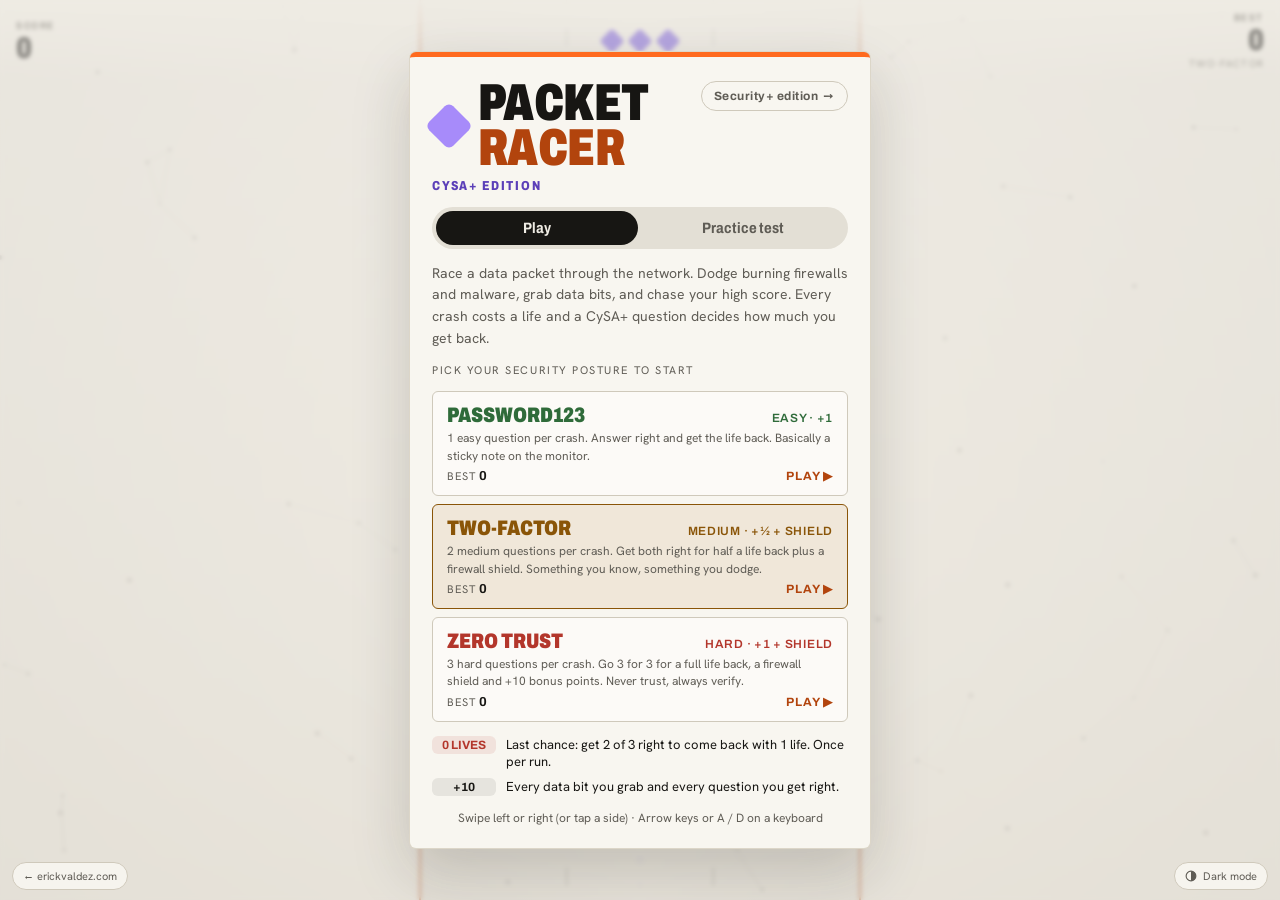
<file: packet-racer/cysa/index.html>
<!doctype html>
<html lang="en">
<head>
<meta charset="utf-8">
<meta http-equiv="Content-Security-Policy" content="default-src 'self'; script-src 'self' 'sha256-X4/fcucPDSvDbqSKMP2x3hkEt8UuAXBYivndSJHYeWU=' 'sha256-X/PSe8+cdxZur31oEPoGGSnzWf4R58cFnbNDfERZHmk=' 'sha256-5yKP3eVHXJ4RsXT7La5r9DHA2R5SkvmCeDxqRKLyhGk='; style-src 'self' 'unsafe-inline'; font-src 'self'; img-src 'self' data:; connect-src 'self'; manifest-src 'self'; worker-src 'self'; object-src 'none'; base-uri 'none'; form-action 'none'; upgrade-insecure-requests">
<meta name="referrer" content="strict-origin-when-cross-origin">
<meta name="theme-color" content="#050505">
<meta name="viewport" content="width=device-width, initial-scale=1, viewport-fit=cover">
<meta name="description" content="Packet Racer CySA+ edition: a lane-dodging runner where crashes are saved by answering CompTIA CySA+ questions. Includes practice tests by exam domain. Built by Erick Valdez.">
<meta property="og:type" content="website">
<meta property="og:site_name" content="Erick Valdez">
<meta property="og:title" content="Packet Racer: CySA+">
<meta property="og:description" content="Packet Racer CySA+ edition: a lane-dodging runner where crashes are saved by answering CompTIA CySA+ questions. Includes practice tests by exam domain. Built by Erick Valdez.">
<meta property="og:url" content="https://erickvaldez.com/packet-racer/cysa/">
<meta property="og:image" content="https://erickvaldez.com/packet-racer/screenshots/wide.jpg">
<meta property="og:image:alt" content="Packet Racer start screen">
<meta name="twitter:card" content="summary_large_image">
<link rel="canonical" href="https://erickvaldez.com/packet-racer/cysa/">
<title>Packet Racer: CySA+</title>
<link rel="manifest" href="/packet-racer/manifest.webmanifest">
<link rel="icon" type="image/png" sizes="192x192" href="/packet-racer/icon-192.png">
<link rel="apple-touch-icon" href="/packet-racer/apple-touch-icon.png">
<meta name="apple-mobile-web-app-capable" content="yes">
<meta name="mobile-web-app-capable" content="yes">
<meta name="apple-mobile-web-app-title" content="Packet Racer">
<meta name="apple-mobile-web-app-status-bar-style" content="black-translucent">
<link rel="apple-touch-startup-image" media="(device-width: 440px) and (device-height: 956px) and (-webkit-device-pixel-ratio: 3) and (orientation: portrait)" href="/packet-racer/splash/splash-1320x2868.jpg">
<link rel="apple-touch-startup-image" media="(device-width: 402px) and (device-height: 874px) and (-webkit-device-pixel-ratio: 3) and (orientation: portrait)" href="/packet-racer/splash/splash-1206x2622.jpg">
<link rel="apple-touch-startup-image" media="(device-width: 430px) and (device-height: 932px) and (-webkit-device-pixel-ratio: 3) and (orientation: portrait)" href="/packet-racer/splash/splash-1290x2796.jpg">
<link rel="apple-touch-startup-image" media="(device-width: 393px) and (device-height: 852px) and (-webkit-device-pixel-ratio: 3) and (orientation: portrait)" href="/packet-racer/splash/splash-1179x2556.jpg">
<link rel="apple-touch-startup-image" media="(device-width: 390px) and (device-height: 844px) and (-webkit-device-pixel-ratio: 3) and (orientation: portrait)" href="/packet-racer/splash/splash-1170x2532.jpg">
<link rel="apple-touch-startup-image" media="(device-width: 428px) and (device-height: 926px) and (-webkit-device-pixel-ratio: 3) and (orientation: portrait)" href="/packet-racer/splash/splash-1284x2778.jpg">
<link rel="apple-touch-startup-image" media="(device-width: 375px) and (device-height: 812px) and (-webkit-device-pixel-ratio: 3) and (orientation: portrait)" href="/packet-racer/splash/splash-1125x2436.jpg">
<link rel="apple-touch-startup-image" media="(device-width: 375px) and (device-height: 667px) and (-webkit-device-pixel-ratio: 2) and (orientation: portrait)" href="/packet-racer/splash/splash-750x1334.jpg">
<script>(function(){var ED="cysa";try{if(/[?&]app=1/.test(location.search)){var last=localStorage.getItem("pr-edition");if(last&&last!==ED){location.replace(last==="cysa"?"/packet-racer/cysa/":"/packet-racer/");return;}}localStorage.setItem("pr-edition",ED);}catch(e){}if("serviceWorker" in navigator){addEventListener("load",function(){navigator.serviceWorker.register("/packet-racer/sw.js",{scope:"/packet-racer/"}).catch(function(){});});}})();</script>
<script>(function(){var t;try{t=localStorage.getItem("ev-theme")}catch(e){}if(t!=="light"&&t!=="dark")t=window.matchMedia&&matchMedia("(prefers-color-scheme: light)").matches?"light":"dark";document.documentElement.setAttribute("data-theme",t);})();</script>
<link rel="preload" href="/fonts/archivo.woff2" as="font" type="font/woff2" crossorigin>
<link rel="preload" href="/fonts/hanken-grotesk.woff2" as="font" type="font/woff2" crossorigin>
<link rel="stylesheet" href="/fonts/fonts.css">
<style>
/* Layout: full-height single-screen game. Glass HUD over the playfield, canvas below, overlays for start / question / game over. Light and dark themes via html[data-theme]. */
:root {
  color-scheme: dark;
  --bg: #050505;
  --bg-2: #0d0c0b;
  --panel: rgba(18, 18, 16, 0.9);
  --panel-solid: #121210;
  --panel-2: #1a1917;
  --line: #2a2823;
  --fg: #f3f1ea;
  --muted: #8f8c84;
  --packet: #a78bfa;
  --packet-hue: #a78bfa;
  --packet-core: #ece5ff;
  --firewall: #ff9f43;
  --firewall-2: #ffcf6e;
  --malware: #ff4d6d;
  --bit: #f3f1ea;
  --good: #3ddc97;
  --bad: #ff4d6d;
  --flare: #ff6a1f;
  --paper: #efece4;
  --ink: #171613;
  --font-display: "Archivo", "Archivo Fallback", "Helvetica Neue", Arial, sans-serif;
  --font-mono: "Hanken Grotesk", "Hanken Fallback", "Helvetica Neue", Arial, sans-serif;
}
html, body { height: 100%; }
* { box-sizing: border-box; }
body {
  background: var(--bg); color: var(--fg); font-family: var(--font-mono); font-size: 14px;
  overflow: hidden; touch-action: manipulation; -webkit-user-select: none; user-select: none;
}
.app { height: 100%; position: relative; }
.stage { position: absolute; inset: 0; }
canvas { position: absolute; inset: 0; width: 100%; height: 100%; display: block; touch-action: none; }
.hud {
  position: absolute; left: 0; right: 0; top: 0; z-index: 3; pointer-events: none;
  display: grid; grid-template-columns: 1fr auto 1fr; align-items: center; gap: 12px;
  padding-block: 12px;
  padding-left: max(16px, env(safe-area-inset-left, 0px));
  padding-right: max(16px, env(safe-area-inset-right, 0px));
  background: linear-gradient(to bottom, rgba(5, 9, 18, 0.92), rgba(5, 9, 18, 0));
}
.hud .stat { display: grid; gap: 2px; }
.hud .stat.right { text-align: right; }
.hud .k { font-size: 10px; letter-spacing: 0.16em; text-transform: uppercase; color: var(--muted); }
.hud .v { font-family: var(--font-display); font-weight: 700; font-size: 26px; font-variant-numeric: tabular-nums; line-height: 1; }
.hud .v.score { color: var(--packet); text-shadow: 0 0 14px rgba(79, 209, 255, 0.45); }
.lives-wrap { display: grid; justify-items: center; gap: 4px; }
.shields { display: flex; gap: 4px; align-items: center; font-family: var(--font-display); font-weight: 700; font-size: 11px; letter-spacing: 0.08em; color: var(--good); }
.shields svg { width: 14px; height: 14px; }
.lives { display: flex; gap: 10px; align-items: center; justify-content: center; }
.life { width: 18px; height: 18px; transform: rotate(45deg); border-radius: 4px; border: 2px solid var(--line); position: relative; overflow: hidden; }
.life::after { content: ""; position: absolute; inset: 0; background: var(--packet); transform-origin: left; }
.life.full { border-color: var(--packet); box-shadow: 0 0 12px rgba(79, 209, 255, 0.55); }
.life.half { border-color: var(--packet); }
.life.half::after { background: linear-gradient(135deg, var(--packet) 50%, transparent 50%); }
.life.lost::after { display: none; }
.overlay {
  position: absolute; inset: 0; z-index: 5; display: grid; place-items: center;
  background: radial-gradient(ellipse at center, rgba(10, 18, 34, 0.78), rgba(5, 9, 18, 0.94));
  -webkit-backdrop-filter: blur(4px); backdrop-filter: blur(4px);
  padding-block: 16px;
  padding-left: max(16px, env(safe-area-inset-left, 0px));
  padding-right: max(16px, env(safe-area-inset-right, 0px));
  overflow-y: auto;
}
.card {
  width: min(460px, 100%); background: var(--panel); border: 1px solid var(--line); border-radius: 16px;
  padding: 22px; display: grid; gap: 14px;
  box-shadow: 0 0 0 1px rgba(79, 209, 255, 0.06), 0 24px 60px rgba(0, 0, 0, 0.5);
}
.card.danger { border-color: rgba(255, 77, 109, 0.55); box-shadow: 0 0 40px rgba(255, 77, 109, 0.18), 0 24px 60px rgba(0, 0, 0, 0.5); }
.logo { display: flex; align-items: center; gap: 12px; flex-wrap: wrap; }
.ed-switch { margin-left: auto; align-self: flex-start; font-family: var(--font-display); font-weight: 700; font-size: 12px; letter-spacing: 0.04em; text-decoration: none; color: var(--muted); border: 1px solid var(--line); border-radius: 999px; padding: 7px 12px; min-height: 30px; display: inline-flex; align-items: center; white-space: nowrap; }
.ed-switch:hover { color: var(--fg); border-color: var(--fg); }

.logo-mark { width: 34px; height: 34px; transform: rotate(45deg); border-radius: 8px; background: var(--packet); box-shadow: 0 0 24px rgba(79, 209, 255, 0.7); flex: none; }
.card h1 { font-family: var(--font-display); font-size: 42px; line-height: 0.95; margin: 0; letter-spacing: 0.01em; text-wrap: balance; }
.card h1 span { color: var(--packet); }
.card h2 { font-family: var(--font-display); font-size: 26px; margin: 0; text-wrap: balance; }
.card p { margin: 0; color: var(--muted); line-height: 1.55; }
.rules { display: grid; gap: 8px; font-size: 13px; color: var(--fg); }
.rules div { display: flex; gap: 10px; align-items: baseline; }
.rules .tag { font-family: var(--font-display); font-weight: 700; font-size: 12px; padding: 2px 8px; border-radius: 6px; flex: none; min-width: 64px; text-align: center; }
.tag.g { background: rgba(61, 220, 151, 0.14); color: var(--good); }
.tag.b { background: rgba(255, 77, 109, 0.14); color: var(--bad); }
.tag.p { background: rgba(167, 139, 250, 0.16); color: var(--bit); }
.legend { display: flex; flex-wrap: wrap; gap: 14px; font-size: 12px; color: var(--muted); }
.legend span { display: inline-flex; gap: 6px; align-items: center; }
.sw { width: 14px; height: 8px; border-radius: 2px; display: inline-block; }
.btn {
  font-family: var(--font-display); font-weight: 700; font-size: 18px; letter-spacing: 0.05em; cursor: pointer;
  border: 0; border-radius: 12px; padding: 15px 18px; width: 100%; color: #03131d;
  background: linear-gradient(180deg, #7fe0ff, var(--packet)); box-shadow: 0 8px 24px rgba(79, 209, 255, 0.3);
}
.btn:active { transform: translateY(1px); }
.seg { display: grid; grid-template-columns: 1fr 1fr; background: var(--panel-2); border-radius: 12px; padding: 4px; gap: 4px; }
.seg button { font-family: var(--font-display); font-weight: 700; font-size: 15px; cursor: pointer; border: 0; border-radius: 9px; padding: 9px; background: transparent; color: var(--muted); }
.seg button[aria-selected="true"] { background: var(--packet); color: #03131d; }
.seg button:focus-visible { outline: 3px solid var(--fg); outline-offset: 2px; }
.panel-play, .panel-practice { display: grid; gap: 14px; }
.tests { display: grid; gap: 8px; }
.test-btn {
  font: inherit; text-align: left; cursor: pointer; color: var(--fg); background: rgba(21, 32, 58, 0.7); border: 1px solid var(--line);
  border-radius: 12px; padding: 12px 14px; display: grid; grid-template-columns: auto 1fr auto; gap: 2px 12px; align-items: center;
}
.test-btn:hover { border-color: var(--packet); }
.test-btn:focus-visible { outline: 3px solid var(--fg); outline-offset: 2px; }
.test-btn .num { grid-row: 1 / span 2; font-family: var(--font-display); font-weight: 700; font-size: 20px; color: var(--packet); width: 26px; text-align: center; }
.test-btn .nm { font-family: var(--font-display); font-weight: 600; font-size: 15px; line-height: 1.25; }
.test-btn .mt { font-size: 11px; color: var(--muted); letter-spacing: 0.04em; }
.test-btn .bs { grid-row: 1 / span 2; grid-column: 3; text-align: right; font-size: 11px; color: var(--muted); }
.test-btn .bs b { display: block; font-family: var(--font-display); font-size: 16px; color: var(--fg); }
.test-btn.full { border-color: rgba(79, 209, 255, 0.45); background: rgba(79, 209, 255, 0.07); }
.t-head { display: flex; justify-content: space-between; align-items: center; gap: 12px; }
.t-count { font-family: var(--font-display); font-weight: 700; font-size: 18px; }
.btn.small { width: auto; padding: 8px 14px; font-size: 13px; }
.t-bar { height: 5px; border-radius: 999px; background: var(--panel-2); overflow: hidden; }
.t-bar span { display: block; height: 100%; width: 0; background: var(--packet); border-radius: 999px; transition: width 0.2s; }
.opt.sel { border-color: var(--packet); background: rgba(79, 209, 255, 0.12); }
#t-run, #t-done { display: grid; gap: 14px; }
.t-score { display: flex; align-items: baseline; gap: 12px; }
.t-score #t-pct { font-family: var(--font-display); font-weight: 700; font-size: 52px; line-height: 1; }
.t-frac { color: var(--muted); }
.t-breakdown { display: grid; gap: 6px; }
.t-row { display: grid; grid-template-columns: 1fr auto; gap: 4px 10px; font-size: 12px; }
.t-row .bar { grid-column: 1 / -1; height: 5px; border-radius: 999px; background: var(--panel-2); overflow: hidden; }
.t-row .bar span { display: block; height: 100%; border-radius: 999px; }
.review { display: grid; gap: 8px; }
.review-list { list-style: none; margin: 0; padding: 0; display: grid; gap: 8px; max-height: 46vh; overflow-y: auto; }
.review-item { background: var(--panel-2); border-radius: 12px; padding: 12px 14px; border-left: 3px solid var(--line); display: grid; gap: 6px; }
.review-item.ok { border-left-color: var(--good); }
.review-item.no { border-left-color: var(--bad); }
.review-q { font-family: var(--font-display); font-weight: 600; font-size: 15px; line-height: 1.3; }
.review-a { font-size: 12px; line-height: 1.45; display: grid; gap: 2px; }
.review-a .yours.no { color: var(--bad); }
.review-a .yours.ok { color: var(--good); }
.review-a .right { color: var(--good); }
.review-e { font-size: 12px; color: var(--muted); line-height: 1.5; }
.btn.ghost { background: transparent; color: var(--packet); box-shadow: none; border: 1px solid var(--line); font-size: 15px; padding: 12px 18px; }
.btn:focus-visible, .opt:focus-visible { outline: 3px solid var(--fg); outline-offset: 2px; }
.keys { font-size: 12px; color: var(--muted); text-align: center; }
.q-meta { display: flex; justify-content: space-between; gap: 10px; font-size: 11px; letter-spacing: 0.14em; text-transform: uppercase; color: var(--muted); }
.q-meta .tier { color: var(--firewall); }
.q-meta .lc { color: var(--bad); font-weight: 600; }
.steps { display: flex; gap: 6px; }
.steps span { flex: 1; height: 5px; border-radius: 999px; background: var(--panel-2); }
.steps span.ok { background: var(--good); }
.steps span.now { background: var(--fg); }
.steps span.miss { background: var(--bad); }
.q-text { font-family: var(--font-display); font-weight: 600; font-size: 20px; line-height: 1.3; color: var(--fg); margin: 0; text-wrap: pretty; }
.opts { display: grid; gap: 8px; }
.opt {
  font: inherit; font-size: 14px; text-align: left; cursor: pointer; color: var(--fg); background: var(--panel-2);
  border: 1px solid var(--line); border-radius: 12px; padding: 13px 14px; display: flex; gap: 12px; line-height: 1.4; align-items: baseline;
}
.opt b { color: var(--muted); font-weight: 600; font-family: var(--font-display); }
.opt:hover:not(:disabled) { border-color: var(--packet); }
.opt:disabled { cursor: default; }
.opt.right { border-color: var(--good); background: rgba(61, 220, 151, 0.14); }
.opt.wrong { border-color: var(--bad); background: rgba(255, 77, 109, 0.14); }
.result { border-radius: 12px; padding: 12px 14px; font-size: 13px; line-height: 1.5; background: var(--panel-2); color: var(--fg); }
.result strong { display: block; font-family: var(--font-display); font-size: 16px; margin-bottom: 2px; }
.result.good strong { color: var(--good); }
.result.bad strong { color: var(--bad); }
.stats { display: grid; grid-template-columns: repeat(3, 1fr); gap: 8px; }
.stats div { background: var(--panel-2); border-radius: 12px; padding: 12px 8px; text-align: center; }
.stats .k { font-size: 10px; letter-spacing: 0.14em; text-transform: uppercase; color: var(--muted); }
.stats .v { font-family: var(--font-display); font-weight: 700; font-size: 24px; font-variant-numeric: tabular-nums; }
.newbest { color: var(--good); font-family: var(--font-display); font-weight: 700; letter-spacing: 0.1em; text-align: center; text-shadow: 0 0 14px rgba(61, 220, 151, 0.5); }
.crash-head { display: flex; gap: 12px; align-items: center; }
.crash-icon { width: 40px; height: 40px; border-radius: 10px; display: grid; place-items: center; flex: none; font-family: var(--font-display); font-weight: 700; font-size: 11px; letter-spacing: 0.04em; }
.crash-icon.fw { background: rgba(255, 159, 67, 0.16); color: var(--firewall); border: 1px solid rgba(255, 159, 67, 0.5); }
.crash-icon.mw { background: rgba(255, 77, 109, 0.16); color: var(--malware); border: 1px solid rgba(255, 77, 109, 0.5); }
.crash-title { font-family: var(--font-display); font-weight: 700; font-size: 22px; line-height: 1.1; margin: 0; }
.crash-title.fw { color: var(--firewall); }
.crash-title.mw { color: var(--malware); }
.crash-sub { font-size: 12px; color: var(--bad); font-weight: 600; letter-spacing: 0.06em; text-transform: uppercase; }
.choose-label { font-size: 11px; letter-spacing: 0.14em; text-transform: uppercase; color: var(--muted); }
.diffs { display: grid; gap: 8px; }
.diff {
  font: inherit; cursor: pointer; text-align: left; color: var(--fg); background: var(--panel-2);
  border: 1px solid var(--line); border-radius: 12px; padding: 12px 14px; display: grid; grid-template-columns: 1fr auto; gap: 2px 12px; align-items: center;
}
.diff:hover { border-color: var(--packet); }
.diff:focus-visible { outline: 3px solid var(--fg); outline-offset: 2px; }
.diff .n { font-family: var(--font-display); font-weight: 700; font-size: 17px; }
.diff .d { font-size: 12px; color: var(--muted); grid-column: 1; }
.diff .r { grid-row: 1 / span 2; grid-column: 2; font-family: var(--font-display); font-weight: 700; font-size: 15px; }
.diff.e .n { color: var(--muted); } .diff.e .r { color: var(--muted); }
.diff.m .n { color: var(--firewall-2); } .diff.m .r { color: var(--firewall-2); }
.diff.h .n { color: var(--good); } .diff.h .r { color: var(--good); }
.overlay.see-through { background: radial-gradient(ellipse at center, rgba(5, 9, 18, 0.55), rgba(5, 9, 18, 0.88)); -webkit-backdrop-filter: blur(2px); backdrop-filter: blur(2px); }
.crash-text { font-size: 13px; }
.modes { display: grid; gap: 8px; }
.mode {
  font: inherit; text-align: left; cursor: pointer; color: var(--fg); background: rgba(21, 32, 58, 0.7);
  border: 1px solid var(--line); border-radius: 12px; padding: 12px 14px; display: grid; gap: 4px;
  transition: border-color 0.15s, background 0.15s, box-shadow 0.15s;
}
.mode:hover { border-color: var(--muted); }
.mode.e:hover { border-color: var(--good); }
.mode.m:hover { border-color: var(--firewall-2); }
.mode.h:hover { border-color: var(--bad); }
.mode:focus-visible { outline: 3px solid var(--fg); outline-offset: 2px; }
.mode-top { display: flex; justify-content: space-between; align-items: baseline; gap: 10px; }
.mode .n { font-family: var(--font-display); font-weight: 700; font-size: 18px; }
.mode .r { font-family: var(--font-display); font-weight: 600; font-size: 12px; letter-spacing: 0.06em; text-transform: uppercase; }
.mode .d { font-size: 12px; color: var(--muted); line-height: 1.45; }
.mode .b { font-size: 11px; color: var(--muted); letter-spacing: 0.08em; text-transform: uppercase; }
.mode .go { font-family: var(--font-display); font-weight: 700; font-size: 12px; letter-spacing: 0.08em; color: var(--packet); }
.mode .foot { display: flex; justify-content: space-between; align-items: baseline; }
.mode .b b { color: var(--fg); font-family: var(--font-display); font-size: 13px; letter-spacing: 0; }
.mode.e .n, .mode.e .r { color: var(--good); }
.mode.m .n, .mode.m .r { color: var(--firewall-2); }
.mode.h .n, .mode.h .r { color: var(--bad); }
.mode[aria-checked="true"].e { border-color: var(--good); background: rgba(61, 220, 151, 0.08); box-shadow: 0 0 22px rgba(61, 220, 151, 0.14); }
.mode[aria-checked="true"].m { border-color: var(--firewall-2); background: rgba(255, 207, 110, 0.08); box-shadow: 0 0 22px rgba(255, 207, 110, 0.12); }
.mode[aria-checked="true"].h { border-color: var(--bad); background: rgba(255, 77, 109, 0.08); box-shadow: 0 0 22px rgba(255, 77, 109, 0.14); }
.hud .mode-chip { font-size: 10px; letter-spacing: 0.12em; text-transform: uppercase; color: var(--muted); }
.logo-mark { animation: bob 2.4s ease-in-out infinite; }
@keyframes bob { 0%, 100% { transform: rotate(45deg) translateY(0); } 50% { transform: rotate(45deg) translateY(-4px); } }
@media (prefers-reduced-motion: reduce) { .logo-mark { animation: none; } }
@media (max-width: 380px) { .card h1 { font-size: 36px; } .hud .v { font-size: 22px; } }
.edition { font-family: var(--font-display); font-weight: 800; font-stretch: 80%; font-size: 13px; letter-spacing: 0.14em; text-transform: uppercase; color: #5b3fb8; margin-top: -6px; }
/* Site style: ink playfield, paper cards, Archivo display */
.hud { background: linear-gradient(to bottom, rgba(5, 5, 5, 0.94), rgba(5, 5, 5, 0)); }
.hud .k { font-family: var(--font-display); font-weight: 700; font-stretch: 85%; }
.hud .v { font-weight: 900; font-stretch: 78%; font-size: 30px; }
.hud .v.score { color: var(--fg); text-shadow: none; }
.life.full { box-shadow: none; }
.overlay { background: rgba(5, 5, 5, 0.86); -webkit-backdrop-filter: blur(3px); backdrop-filter: blur(3px); }
.overlay.see-through { background: rgba(5, 5, 5, 0.62); }
.card {
  --fg: #171613; --muted: #5f5c55; --panel-2: #e3dfd5; --line: #cfc9bb;
  --packet: #b2440d; --good: #2f6b3a; --bad: #b3362b; --firewall: #a8670d; --firewall-2: #8a5508; --malware: #b3362b; --bit: #171613;
  background: var(--paper); color: var(--fg); border: 0; border-radius: 6px; border-top: 5px solid var(--flare);
  box-shadow: 0 30px 80px rgba(0, 0, 0, 0.6); padding: 24px 22px 22px;
}
.card.danger { border-top-color: var(--bad); box-shadow: 0 30px 80px rgba(0, 0, 0, 0.6); }
.logo-mark { background: var(--packet-hue); box-shadow: none; border-radius: 6px; }
.card h1 { font-weight: 900; font-stretch: 72%; font-size: 52px; line-height: 0.86; letter-spacing: -0.01em; text-transform: uppercase; }
.card h2, .crash-title, .q-text, .review-q, .t-count { font-stretch: 85%; letter-spacing: -0.005em; }
.card h2 { font-weight: 800; }
.btn { font-weight: 800; font-stretch: 85%; letter-spacing: 0.02em; border-radius: 999px; color: var(--paper); background: var(--ink); box-shadow: none; }
.btn:hover { background: #000; }
.btn.ghost { background: transparent; color: var(--ink); border: 1.5px solid var(--ink); }
.btn.ghost:hover { background: rgba(23, 22, 19, 0.06); }
.seg { border-radius: 999px; }
.seg button { border-radius: 999px; font-stretch: 85%; }
.seg button[aria-selected="true"] { background: var(--ink); color: var(--paper); }
.test-btn, .mode, .opt, .diff { background: rgba(255, 255, 255, 0.45); border-radius: 6px; }
.test-btn.full { border-color: rgba(178, 68, 13, 0.45); background: rgba(178, 68, 13, 0.06); }
.opt.sel { background: rgba(178, 68, 13, 0.08); }
.opt.right { background: rgba(47, 107, 58, 0.12); }
.opt.wrong { background: rgba(179, 54, 43, 0.1); }
.mode .n { font-weight: 900; font-stretch: 78%; font-size: 21px; text-transform: uppercase; }
.mode[aria-checked="true"].e { background: rgba(47, 107, 58, 0.1); box-shadow: none; }
.mode[aria-checked="true"].m { background: rgba(168, 103, 13, 0.1); box-shadow: none; }
.mode[aria-checked="true"].h { background: rgba(179, 54, 43, 0.1); box-shadow: none; }
.tag.g { background: rgba(47, 107, 58, 0.12); }
.tag.b { background: rgba(179, 54, 43, 0.1); }
.tag.p { background: rgba(23, 22, 19, 0.08); }
.crash-icon { border-radius: 6px; }
.crash-icon.fw { background: rgba(168, 103, 13, 0.12); border-color: rgba(168, 103, 13, 0.5); }
.crash-icon.mw { background: rgba(179, 54, 43, 0.1); border-color: rgba(179, 54, 43, 0.5); }
.review-item, .result, .stats div { border-radius: 6px; }
.stats .v, .t-score #t-pct { font-weight: 900; font-stretch: 75%; }
.newbest { text-shadow: none; }
.btn:focus-visible, .opt:focus-visible, .mode:focus-visible, .test-btn:focus-visible, .diff:focus-visible, .seg button:focus-visible { outline-color: var(--ink); }
.card .q-text { color: var(--fg); font-weight: 700; }
.mode .n { white-space: nowrap; }
.mode-top { flex-wrap: wrap; row-gap: 2px; }
.q-meta .tier { white-space: nowrap; }
@media (max-width: 380px) { .card h1 { font-size: 44px; } }
</style>
<style>
:root { padding-top: env(safe-area-inset-top, 0px); padding-bottom: env(safe-area-inset-bottom, 0px); }
body { margin: 0; }
[hidden] { display: none !important; }
.back-link { position: fixed; z-index: 6; left: max(12px, env(safe-area-inset-left, 0px)); bottom: calc(10px + env(safe-area-inset-bottom, 0px)); font-family: var(--font-mono); font-size: 11px; color: var(--muted); text-decoration: none; background: rgba(18,18,16,0.85); border: 1px solid #2a2823; border-radius: 999px; padding: 6px 10px; }
.back-link:hover { color: var(--fg); }
.app:has(#start-screen[hidden]):has(#over-screen[hidden]) .back-link { display: none; }
</style>
<style>
/* ---------- Themes ---------- */
:root { --net-rgb: 243,241,234; --edge-rgb: 255,106,31; --veil-rgb: 5,5,5; --vig: 0.55; }
:root[data-theme="light"] {
  color-scheme: light;
  --bg: #efece4; --bg-2: #e2ddd1; --line: #cfc9bb; --fg: #171613; --muted: #5f5c55;
  --packet: #6d4fd8; --packet-core: #f1ecff;
  --firewall: #e0661a; --firewall-2: #f29a3f; --malware: #cf2f4c; --bit: #171613; --good: #2f6b3a; --bad: #b3362b;
  --net-rgb: 23,22,19; --edge-rgb: 178,68,13; --veil-rgb: 239,236,228; --vig: 0.07;
}
.hud { background: linear-gradient(to bottom, rgba(var(--veil-rgb), 0.94), rgba(var(--veil-rgb), 0)); }
.overlay { background: rgba(var(--veil-rgb), 0.86); }
.overlay.see-through { background: rgba(var(--veil-rgb), 0.62); }
:root[data-theme="light"] .overlay { background: rgba(var(--veil-rgb), 0.78); }
:root[data-theme="light"] .overlay.see-through { background: rgba(var(--veil-rgb), 0.55); }
:root[data-theme="light"] .card { background: #f8f6f0; box-shadow: 0 0 0 1px #dcd6c8, 0 24px 60px rgba(23, 22, 19, 0.18); }
:root[data-theme="light"] .card.danger { box-shadow: 0 0 0 1px #dcd6c8, 0 24px 60px rgba(23, 22, 19, 0.18); }
:root[data-theme="light"] .life.full { box-shadow: none; }

:root[data-theme="dark"] .card {
  --fg: #f3f1ea; --muted: #8f8c84; --panel-2: #1f1e1b; --line: #2f2d28;
  --packet: #ff6a1f; --good: #3ddc97; --bad: #ff4d6d; --firewall: #ffb35c; --firewall-2: #ffb35c; --malware: #ff4d6d; --bit: #f3f1ea;
  background: #121210; box-shadow: 0 0 0 1px #262420, 0 30px 80px rgba(0, 0, 0, 0.7);
}
:root[data-theme="dark"] .card.danger { box-shadow: 0 0 0 1px #262420, 0 30px 80px rgba(0, 0, 0, 0.7); }
:root[data-theme="dark"] .btn { color: #050505; background: #f3f1ea; }
:root[data-theme="dark"] .btn:hover { background: #fff; }
:root[data-theme="dark"] .btn.ghost { background: transparent; color: #f3f1ea; border-color: #f3f1ea; }
:root[data-theme="dark"] .btn.ghost:hover { background: rgba(243, 241, 234, 0.08); }
:root[data-theme="dark"] .seg button[aria-selected="true"] { background: #f3f1ea; color: #050505; }
:root[data-theme="dark"] .test-btn, :root[data-theme="dark"] .mode, :root[data-theme="dark"] .opt, :root[data-theme="dark"] .diff { background: rgba(255, 255, 255, 0.035); }
:root[data-theme="dark"] .test-btn.full { border-color: rgba(255, 106, 31, 0.45); background: rgba(255, 106, 31, 0.07); }
:root[data-theme="dark"] .opt.sel { background: rgba(255, 106, 31, 0.1); }
:root[data-theme="dark"] .opt.right { background: rgba(61, 220, 151, 0.12); }
:root[data-theme="dark"] .opt.wrong { background: rgba(255, 77, 109, 0.12); }
:root[data-theme="dark"] .mode[aria-checked="true"].e { background: rgba(61, 220, 151, 0.08); }
:root[data-theme="dark"] .mode[aria-checked="true"].m { background: rgba(255, 179, 92, 0.08); }
:root[data-theme="dark"] .mode[aria-checked="true"].h { background: rgba(255, 77, 109, 0.08); }
:root[data-theme="dark"] .tag.g { background: rgba(61, 220, 151, 0.14); }
:root[data-theme="dark"] .tag.b { background: rgba(255, 77, 109, 0.14); }
:root[data-theme="dark"] .tag.p { background: rgba(243, 241, 234, 0.1); }
:root[data-theme="dark"] .crash-icon.fw { background: rgba(255, 179, 92, 0.12); border-color: rgba(255, 179, 92, 0.5); }
:root[data-theme="dark"] .crash-icon.mw { background: rgba(255, 77, 109, 0.12); border-color: rgba(255, 77, 109, 0.5); }
:root[data-theme="dark"] .btn:focus-visible, :root[data-theme="dark"] .opt:focus-visible, :root[data-theme="dark"] .mode:focus-visible, :root[data-theme="dark"] .test-btn:focus-visible, :root[data-theme="dark"] .diff:focus-visible, :root[data-theme="dark"] .seg button:focus-visible { outline-color: #f3f1ea; }
:root[data-theme="dark"] .edition { color: #a78bfa; }

.back-link, .theme-toggle { background: rgba(18, 18, 16, 0.85); border: 1px solid #2a2823; }
:root[data-theme="light"] .back-link, :root[data-theme="light"] .theme-toggle { background: rgba(248, 246, 240, 0.92); border-color: #cfc9bb; }
.theme-toggle {
  position: fixed; z-index: 6; right: max(12px, env(safe-area-inset-right, 0px)); bottom: calc(10px + env(safe-area-inset-bottom, 0px));
  display: inline-flex; align-items: center; gap: 6px; cursor: pointer;
  font-family: var(--font-mono); font-size: 11px; color: var(--muted); border-radius: 999px; padding: 6px 10px;
}
.theme-toggle:hover { color: var(--fg); }
.theme-toggle:focus-visible { outline: 2px solid var(--fg); outline-offset: 2px; }
.theme-toggle svg { width: 12px; height: 12px; }
.app:has(#start-screen[hidden]):has(#over-screen[hidden]) .theme-toggle { display: none; }
</style>
</head>
<body>

<div class="app" role="main">
  <a class="back-link" href="/games">&larr; erickvaldez.com</a>
  <button class="theme-toggle" id="theme-toggle" type="button"><svg viewBox="0 0 16 16" aria-hidden="true"><circle cx="8" cy="8" r="6.5" fill="none" stroke="currentColor" stroke-width="1.5"/><path d="M8 1.5a6.5 6.5 0 0 1 0 13z" fill="currentColor"/></svg><span id="theme-label">Light mode</span></button>
  <div class="stage" id="stage">
    <canvas id="cv" aria-label="Packet Racer playfield"></canvas>

    <div class="hud">
      <div class="stat"><span class="k">Score</span><span class="v score" id="score">0</span></div>
      <div class="lives-wrap"><div class="lives" id="lives" aria-label="Lives"></div><div class="shields" id="shields" hidden></div></div>
      <div class="stat right"><span class="k">Best</span><span class="v" id="best">0</span><span class="mode-chip" id="mode-chip">Two-Factor</span></div>
    </div>

    <div class="overlay see-through" id="start-screen">
      <div class="card">
        <div class="logo"><span class="logo-mark"></span><h1>Packet<br><span>Racer</span></h1><a class="ed-switch" href="/packet-racer/">Security+ edition &rarr;</a></div>
        <div class="edition">CySA+ edition</div>
        <div class="seg" role="tablist" aria-label="Menu">
          <button role="tab" id="seg-play" aria-selected="true" type="button">Play</button>
          <button role="tab" id="seg-practice" aria-selected="false" type="button">Practice test</button>
        </div>
        <div class="panel-play" id="panel-play">
        <p>Race a data packet through the network. Dodge burning firewalls and malware, grab data bits, and chase your high score. Every crash costs a life and a CySA+ question decides how much you get back.</p>
        <div class="choose-label">Pick your security posture to start</div>
        <div class="modes" role="radiogroup" aria-label="Difficulty">
          <button class="mode e" data-mode="1" role="radio" type="button">
            <span class="mode-top"><span class="n">Password123</span><span class="r">Easy &middot; +1</span></span>
            <span class="d">1 easy question per crash. Answer right and get the life back. Basically a sticky note on the monitor.</span>
            <span class="foot"><span class="b">Best <b data-best="1">0</b></span><span class="go">PLAY &#9654;</span></span>
          </button>
          <button class="mode m" data-mode="2" role="radio" type="button">
            <span class="mode-top"><span class="n">Two-Factor</span><span class="r">Medium &middot; +&frac12; + Shield</span></span>
            <span class="d">2 medium questions per crash. Get both right for half a life back plus a firewall shield. Something you know, something you dodge.</span>
            <span class="foot"><span class="b">Best <b data-best="2">0</b></span><span class="go">PLAY &#9654;</span></span>
          </button>
          <button class="mode h" data-mode="3" role="radio" type="button">
            <span class="mode-top"><span class="n">Zero Trust</span><span class="r">Hard &middot; +1 + Shield</span></span>
            <span class="d">3 hard questions per crash. Go 3 for 3 for a full life back, a firewall shield and +10 bonus points. Never trust, always verify.</span>
            <span class="foot"><span class="b">Best <b data-best="3">0</b></span><span class="go">PLAY &#9654;</span></span>
          </button>
        </div>
        <div class="rules">
          <div><span class="tag b">0 LIVES</span><span>Last chance: get 2 of 3 right to come back with 1 life. Once per run.</span></div>
          <div><span class="tag p">+10</span><span>Every data bit you grab and every question you get right.</span></div>
        </div>
        <div class="keys">Swipe left or right (or tap a side) &middot; Arrow keys or A / D on a keyboard</div>
        </div>
        <div class="panel-practice" id="panel-practice" hidden>
          <p>Classic practice tests by CySA+ exam domain. No game, no timer. Answer everything, then see your score and a full review with explanations.</p>
          <div class="choose-label">Full exam</div>
          <div class="tests" id="tests-full"></div>
          <div class="choose-label">By domain</div>
          <div class="tests" id="tests-domains"></div>
          <p class="keys">Domains and weights follow the CS0-003 exam objectives, with some newer AI, cloud and zero trust topics.</p>
        </div>
      </div>
    </div>

    <div class="overlay" id="test-screen" hidden>
      <div class="card" role="dialog" aria-modal="true" aria-labelledby="t-text">
        <div id="t-run">
          <div class="t-head">
            <div><div class="choose-label" id="t-domain">Domain</div><div class="t-count" id="t-count">Question 1 of 10</div></div>
            <button class="btn ghost small" id="t-exit" type="button">Exit</button>
          </div>
          <div class="t-bar"><span id="t-bar"></span></div>
          <p class="q-text" id="t-text"></p>
          <div class="opts" id="t-opts"></div>
          <button class="btn" id="t-next" type="button" disabled>Next</button>
        </div>
        <div id="t-done" hidden>
          <div class="choose-label" id="t-done-domain">Results</div>
          <div class="t-score"><span id="t-pct">0%</span><span class="t-frac" id="t-frac">0 of 0 correct</span></div>
          <p id="t-verdict"></p>
          <div class="t-breakdown" id="t-breakdown" hidden></div>
          <div class="review">
            <div class="choose-label">Review</div>
            <ol class="review-list" id="t-review"></ol>
          </div>
          <button class="btn" id="t-retry" type="button">Retake test</button>
          <button class="btn ghost" id="t-back" type="button">Back to tests</button>
        </div>
      </div>
    </div>

    <div class="overlay" id="q-screen" hidden>
      <div class="card" id="q-card" role="dialog" aria-modal="true" aria-labelledby="q-text">
        <div class="crash-head" id="crash-head">
          <div class="crash-icon" id="crash-icon">FW</div>
          <div>
            <p class="crash-title" id="crash-title">Blocked by a firewall</p>
            <div class="crash-sub">&minus;1 life</div>
          </div>
        </div>
        <p class="crash-text" id="crash-text"></p>
        <div class="q-meta"><span id="q-label">Answer to recover</span><span class="tier" id="q-tier">Easy</span></div>
        <div class="steps" id="q-steps" hidden><span></span><span></span><span></span></div>
        <p class="q-text" id="q-text"></p>
        <div class="opts" id="q-opts"></div>
        <div class="result" id="q-result" hidden></div>
        <button class="btn" id="q-continue" hidden>Continue</button>
      </div>
    </div>

    <div class="overlay" id="over-screen" hidden>
      <div class="card">
        <h2>Connection lost</h2>
        <div class="newbest" id="newbest" hidden>NEW HIGH SCORE</div>
        <div class="stats">
          <div><div class="k">Score</div><div class="v" id="o-score">0</div></div>
          <div><div class="k">Best</div><div class="v" id="o-best">0</div></div>
          <div><div class="k">Correct</div><div class="v" id="o-correct">0/0</div></div>
        </div>
        <p id="o-tip"></p>
        <div class="review" id="review" hidden>
          <div class="choose-label" id="review-label">Your answers</div>
          <ol class="review-list" id="review-list"></ol>
        </div>
        <button class="btn" id="again-btn">Play again</button>
        <button class="btn ghost" id="menu-btn">Change mode</button>
      </div>
    </div>
  </div>
</div>

<script>
(function () {
  "use strict";

  // ---------- CySA+ question bank ----------
  // d: 1 Security Operations, 2 Vulnerability Management, 3 Incident Response, 4 Reporting & Communication
  // t: 1 easy, 2 medium, 3 hard. a: index of the correct option.
  var QUESTIONS = [
    { d: 1, t: 1, q: "A SIEM's main job in a SOC is to:", o: ["Patch servers automatically", "Collect, correlate and alert on log data", "Encrypt network traffic", "Replace the firewall"], a: 1, e: "A SIEM centralizes logs from many sources and correlates events into alerts analysts can triage." },
    { d: 1, t: 1, q: "Which tool captures and decodes individual network packets for analysis?", o: ["Nessus", "Wireshark", "Metasploit", "John the Ripper"], a: 1, e: "Wireshark (and tcpdump on the command line) captures packets so you can inspect protocols and payloads." },
    { d: 1, t: 1, q: "An indicator of compromise (IoC) is:", o: ["A security policy", "Evidence that a system may have been breached", "A vulnerability score", "A type of firewall rule"], a: 1, e: "IoCs are artifacts like malicious hashes, IPs, domains or registry keys that suggest a compromise." },
    { d: 1, t: 1, q: "Which log would BEST show repeated failed logins on a Windows server?", o: ["Application log", "Security event log", "Setup log", "DNS cache"], a: 1, e: "Windows records logon successes and failures (event IDs 4624 and 4625) in the Security log." },
    { d: 1, t: 1, q: "Windows event ID 4625 indicates:", o: ["A successful logon", "A failed logon", "A service install", "A cleared audit log"], a: 1, e: "4625 is a failed logon. Many in a short time from one source suggests brute forcing or spraying." },
    { d: 1, t: 1, q: "Proactively searching for threats that evaded existing alerts is:", o: ["Threat hunting", "Patch management", "Vulnerability scanning", "Change management"], a: 0, e: "Threat hunting starts from a hypothesis and looks for attacker activity that tools didn't flag." },
    { d: 1, t: 1, q: "Software on endpoints that records process activity and can isolate a host is:", o: ["EDR", "DLP", "WAF", "NAC"], a: 0, e: "Endpoint detection and response gives visibility into processes, files and connections, plus containment actions." },
    { d: 1, t: 1, q: "A sudden spike in outbound traffic to an unknown IP at 3 a.m. most likely suggests:", o: ["Normal backups to a known server", "Possible data exfiltration", "A DNS misconfiguration", "A failed patch"], a: 1, e: "Unusual volume, timing and destination are classic signs of exfiltration and should be investigated." },
    { d: 1, t: 1, q: "Threat intelligence from free, publicly available sources is called:", o: ["OSINT", "Closed-source intel", "Dark web intel", "Internal telemetry"], a: 0, e: "Open-source intelligence includes public feeds, reports, social media and government advisories." },
    { d: 1, t: 1, q: "A DNS request for a randomly generated domain like xk2q9fz7.biz is a sign of:", o: ["CDN caching", "A domain generation algorithm used by malware", "IPv6 traffic", "A load balancer"], a: 1, e: "Malware uses DGAs to generate many domains so defenders can't simply block one C2 address." },
    { d: 1, t: 1, q: "Which is the BEST reason to forward all logs to a central server?", o: ["To save disk space on endpoints", "So attackers can't easily erase the only copy and events can be correlated", "To speed up the network", "To avoid needing a SIEM"], a: 1, e: "Central logging preserves evidence if a host is compromised and enables cross-system correlation." },
    { d: 1, t: 1, q: "Running an unknown file in an isolated VM to watch its behavior is:", o: ["Sandboxing", "Fuzzing", "Hardening", "Scoping"], a: 0, e: "A sandbox lets malware run safely so analysts can observe its file, registry and network activity." },
    { d: 1, t: 2, q: "Regular beaconing to the same external IP every 60 seconds most likely indicates:", o: ["NTP sync", "Command-and-control traffic", "A broadcast storm", "DHCP renewal"], a: 1, e: "Consistent, periodic connections to one host are a hallmark of malware checking in with its C2 server." },
    { d: 1, t: 2, q: "Which framework maps adversary tactics and techniques like T1059 (Command and Scripting Interpreter)?", o: ["NIST CSF", "MITRE ATT&CK", "ISO 27001", "OWASP Top 10"], a: 1, e: "MITRE ATT&CK catalogs real-world adversary tactics, techniques and procedures with IDs like T1059." },
    { d: 1, t: 2, q: "The Diamond Model of intrusion analysis connects which four elements?", o: ["People, process, technology, data", "Adversary, capability, infrastructure, victim", "Identify, protect, detect, respond", "Recon, weaponize, deliver, exploit"], a: 1, e: "The Diamond Model links adversary, capability, infrastructure and victim to pivot during analysis." },
    { d: 1, t: 2, q: "In the Cyber Kill Chain, what comes right after delivery?", o: ["Reconnaissance", "Exploitation", "Actions on objectives", "Weaponization"], a: 1, e: "Kill Chain order: reconnaissance, weaponization, delivery, exploitation, installation, C2, actions on objectives." },
    { d: 1, t: 2, q: "STIX and TAXII are used to:", o: ["Scan for vulnerabilities", "Describe and share threat intelligence", "Encrypt email", "Manage firewall rules"], a: 1, e: "STIX is the format for threat intel; TAXII is the protocol for exchanging it between organizations." },
    { d: 1, t: 2, q: "A SOAR platform mainly helps analysts by:", o: ["Replacing the SIEM", "Automating repetitive response steps with playbooks", "Scanning code for bugs", "Issuing certificates"], a: 1, e: "SOAR orchestrates tools and automates triage steps like enrichment, ticketing and blocking." },
    { d: 1, t: 2, q: "PowerShell launched with -EncodedCommand from a Word process is suspicious because:", o: ["Word never uses fonts", "Office spawning an encoded script is a common malicious macro pattern", "PowerShell is always malware", "It means the license expired"], a: 1, e: "Office apps rarely need to launch encoded PowerShell. It's a classic sign of a malicious document." },
    { d: 1, t: 2, q: "Which describes an Information Sharing and Analysis Center (ISAC)?", o: ["A vendor antivirus feed", "A group that shares threat intel within an industry sector", "A government law enforcement unit", "An internal SOC tier"], a: 1, e: "ISACs, like FS-ISAC for finance, let organizations in a sector share threats and lessons." },
    { d: 1, t: 2, q: "Comparing a file's hash against a known-good baseline mainly verifies:", o: ["Confidentiality", "Integrity", "Availability", "Authentication"], a: 1, e: "File integrity monitoring uses hashes to detect unauthorized changes to critical files." },
    { d: 1, t: 2, q: "Which DNS record type is often abused for DNS tunneling because it carries arbitrary text?", o: ["A", "MX", "TXT", "PTR"], a: 2, e: "TXT records can carry encoded data, so long, frequent TXT queries to odd domains can signal tunneling." },
    { d: 1, t: 2, q: "A user logs in from Virginia and then from Singapore 10 minutes later. This is an example of:", o: ["Impossible travel", "Geofencing", "Port scanning", "Session fixation"], a: 0, e: "Impossible travel alerts fire when logins occur from locations too far apart to reach in the time between." },
    { d: 1, t: 2, q: "Normal, expected behavior that detections are compared against is the:", o: ["Baseline", "Benchmark", "Signature", "Threshold"], a: 0, e: "Behavioral detection flags deviations from an established baseline of normal activity." },
    { d: 1, t: 2, q: "Which network data shows who talked to whom and how much, without full packet contents?", o: ["NetFlow", "Full PCAP", "Syslog", "SNMP traps"], a: 0, e: "NetFlow/IPFIX records metadata like source, destination, ports and bytes, ideal for spotting anomalies at scale." },
    { d: 1, t: 2, q: "Zero trust architecture assumes:", o: ["The internal network is safe", "No user or device is trusted by default, inside or outside", "VPN users are always trusted", "Only firewalls need verification"], a: 1, e: "Zero trust verifies every request continuously, using identity, device posture and context." },
    { d: 1, t: 2, q: "A process named svchost.exe running from C:\\Users\\Public\\ is suspicious because:", o: ["svchost never runs on Windows", "The real svchost.exe runs from System32", "Public folders can't run programs", "It uses too little memory"], a: 1, e: "Malware often copies trusted names. Always check a process's path, parent and signature." },
    { d: 1, t: 3, q: "An attacker using built-in tools like PowerShell, WMI and certutil to avoid detection is called:", o: ["Living off the land", "Typosquatting", "Pivoting", "Watering hole"], a: 0, e: "Living-off-the-land binaries (LOLBins) blend in with admin activity, so detection relies on behavior and context." },
    { d: 1, t: 3, q: "Which Windows event ID records that the Security audit log was cleared?", o: ["4624", "4688", "1102", "4720"], a: 2, e: "Event 1102 means the audit log was cleared, a strong anti-forensics signal worth alerting on." },
    { d: 1, t: 3, q: "An attacker uses a stolen NTLM hash to authenticate without cracking it. This is:", o: ["Pass the hash", "Kerberoasting", "Golden ticket", "Credential stuffing"], a: 0, e: "Pass-the-hash reuses the hash directly. Credential Guard and limiting admin rights reduce the risk." },
    { d: 1, t: 3, q: "Requesting service tickets to crack service account passwords offline is:", o: ["Pass the ticket", "Kerberoasting", "AS-REP roasting", "DCSync"], a: 1, e: "Kerberoasting targets service accounts with SPNs. Long random passwords and managed service accounts defend against it." },
    { d: 1, t: 3, q: "Which log source BEST helps detect malicious cloud API activity in AWS?", o: ["CloudTrail", "Windows Security log", "Apache access log", "DHCP log"], a: 0, e: "AWS CloudTrail records API calls, so it shows who changed what in the cloud account and when." },
    { d: 1, t: 3, q: "A detection that compares activity against the Pyramid of Pain's top level focuses on:", o: ["Hash values", "IP addresses", "Tactics, techniques and procedures", "Domain names"], a: 2, e: "TTPs are hardest for attackers to change, so detecting behavior hurts them most." },
    { d: 1, t: 3, q: "A YARA rule is used to:", o: ["Block IP addresses", "Identify malware by matching patterns in files", "Encrypt logs", "Score vulnerabilities"], a: 1, e: "YARA matches strings and byte patterns so analysts can find and classify malware samples." },
    { d: 1, t: 3, q: "Which BEST reduces false positives when tuning a SIEM rule?", o: ["Disable the rule", "Add context like asset criticality and known-good exclusions", "Raise the alert to critical", "Send every alert to email"], a: 1, e: "Tuning with context and allow-lists keeps detections useful without drowning analysts in noise." },
    { d: 1, t: 3, q: "A security team using an AI assistant to summarize alerts should be MOST cautious about:", o: ["Faster triage", "Hallucinated or wrong conclusions and leaking sensitive data", "Lower storage use", "Better report formatting"], a: 1, e: "AI output must be verified, and sensitive logs shouldn't go to tools that aren't approved to handle them." },

    { d: 2, t: 1, q: "A credentialed vulnerability scan is better than a non-credentialed scan because it:", o: ["Is always faster", "Logs in to find missing patches and misconfigurations more accurately", "Never causes false positives", "Exploits each vulnerability"], a: 1, e: "With credentials the scanner can read installed software and settings, reducing guesswork." },
    { d: 2, t: 1, q: "CVSS is used to:", o: ["Name vulnerabilities", "Score a vulnerability's severity", "List threat actors", "Encrypt scan results"], a: 1, e: "The Common Vulnerability Scoring System rates severity from 0.0 to 10.0." },
    { d: 2, t: 1, q: "A CVSS base score of 9.8 falls into which severity?", o: ["Low", "Medium", "High", "Critical"], a: 3, e: "CVSS v3 ratings: 0.1-3.9 Low, 4.0-6.9 Medium, 7.0-8.9 High, 9.0-10.0 Critical." },
    { d: 2, t: 1, q: "A scanner reports a vulnerability that isn't actually present. This is a:", o: ["True positive", "False positive", "False negative", "True negative"], a: 1, e: "False positives waste time. Validate findings before escalating." },
    { d: 2, t: 1, q: "The MOST dangerous scanner outcome is a:", o: ["False positive", "False negative", "True positive", "Informational finding"], a: 1, e: "A false negative means a real vulnerability went undetected, leaving you exposed without knowing." },
    { d: 2, t: 1, q: "Which is a common vulnerability scanner?", o: ["Nessus", "Wireshark", "Splunk", "Snort"], a: 0, e: "Nessus, OpenVAS and Qualys are vulnerability scanners. Wireshark captures packets; Splunk is a SIEM." },
    { d: 2, t: 1, q: "When a patch can't be applied right away, the BEST action is to:", o: ["Ignore the finding", "Apply a compensating control like isolation or a firewall rule", "Delete the scan report", "Turn off logging"], a: 1, e: "Compensating controls reduce risk until the real fix can be deployed." },
    { d: 2, t: 1, q: "CVE identifiers are used to:", o: ["Score severity", "Uniquely name publicly known vulnerabilities", "Classify malware families", "Rank threat actors"], a: 1, e: "CVE gives each known vulnerability an ID like CVE-2024-1234. CVSS scores it separately." },
    { d: 2, t: 1, q: "Before scanning a production network, you should FIRST:", o: ["Run the scan at peak hours", "Get approval and agree on scope and timing", "Disable the firewall", "Tell users to log off"], a: 1, e: "Authorized scope and maintenance windows prevent outages and legal problems." },
    { d: 2, t: 1, q: "Which OWASP issue lets attackers run database commands through input fields?", o: ["XSS", "SQL injection", "CSRF", "Clickjacking"], a: 1, e: "SQL injection is fixed with parameterized queries and input validation." },
    { d: 2, t: 1, q: "Leaving a cloud storage bucket readable by anyone on the internet is a:", o: ["Zero-day", "Misconfiguration", "Race condition", "Buffer overflow"], a: 1, e: "Cloud misconfigurations are a top cause of data exposure. Regular configuration scanning catches them." },
    { d: 2, t: 2, q: "Two vulnerabilities both score CVSS 7.5. Which should you fix first?", o: ["The one on an isolated test VM", "The one on an internet-facing server with a known exploit", "Whichever was found first", "Neither, both are only High"], a: 1, e: "Prioritize by context: exposure, asset value and active exploitation, not just the score." },
    { d: 2, t: 2, q: "The CISA KEV catalog lists vulnerabilities that:", o: ["Have no patch", "Are known to be actively exploited", "Only affect Linux", "Score below 4.0"], a: 1, e: "Known Exploited Vulnerabilities are proven to be used in attacks, so they deserve top priority." },
    { d: 2, t: 2, q: "EPSS helps prioritize vulnerabilities by estimating:", o: ["The cost of patching", "The probability a vulnerability will be exploited soon", "The number of affected users", "The CVSS base score"], a: 1, e: "The Exploit Prediction Scoring System adds likelihood of exploitation to severity." },
    { d: 2, t: 2, q: "In CVSS, an Attack Vector of Network means:", o: ["Physical access is required", "It can be exploited remotely over a network", "It needs local login", "It needs an adjacent Bluetooth device"], a: 1, e: "Network attack vector is the most exposed, since an attacker can reach it from anywhere routable." },
    { d: 2, t: 2, q: "A scan shows TLS 1.0 enabled on a web server. The BEST fix is to:", o: ["Disable TLS entirely", "Disable TLS 1.0 and 1.1 and allow TLS 1.2 and 1.3", "Switch to HTTP", "Enable SSLv3 for compatibility"], a: 1, e: "Older TLS versions have known weaknesses. Modern configurations use TLS 1.2 or 1.3 only." },
    { d: 2, t: 2, q: "An agent-based scanner differs from a network-based scanner because it:", o: ["Can't see installed software", "Runs on the host and reports even when off the corporate network", "Requires no installation", "Only scans open ports"], a: 1, e: "Agents work well for laptops that roam, and they see local details a network scan can't." },
    { d: 2, t: 2, q: "Which BEST describes an exception to remediate a vulnerability?", o: ["Ignoring a finding forever", "A documented, approved acceptance of risk with a review date and compensating controls", "Deleting the asset from inventory", "Lowering the CVSS score"], a: 1, e: "Exceptions are formal risk decisions, tracked and revisited, not silent ignoring." },
    { d: 2, t: 2, q: "Static application security testing (SAST) analyzes:", o: ["A running application from the outside", "Source code without running it", "Network traffic", "Physical security"], a: 1, e: "SAST reviews code for flaws. DAST tests the running app from the outside." },
    { d: 2, t: 2, q: "Fuzzing finds vulnerabilities by:", o: ["Reading source code", "Sending large amounts of random or malformed input", "Scanning ports", "Reviewing logs"], a: 1, e: "Fuzzers throw unexpected input at software to trigger crashes that reveal bugs." },
    { d: 2, t: 2, q: "Which practice BEST keeps known-vulnerable libraries out of an application?", o: ["Software composition analysis", "Penetration testing once a year", "Antivirus", "Port scanning"], a: 0, e: "SCA tools inventory third-party components and flag ones with known CVEs, often using an SBOM." },
    { d: 2, t: 2, q: "An attacker reads other customers' records by changing ?id=1001 to ?id=1002. This is:", o: ["Insecure direct object reference", "Cross-site scripting", "Directory traversal", "Session fixation"], a: 0, e: "IDOR is broken access control. The server must check authorization on every object request." },
    { d: 2, t: 2, q: "A scan of an OT/ICS network should be done carefully because:", o: ["OT devices are always patched", "Aggressive scans can crash fragile industrial devices", "OT uses no IP addresses", "Scanners don't support OT"], a: 1, e: "Industrial controllers can fail under heavy scanning. Use passive monitoring or gentle, approved scans." },
    { d: 2, t: 3, q: "In CVSS v3, Scope: Changed means:", o: ["The vulnerability was patched", "Exploiting it can affect resources beyond the vulnerable component", "The score was adjusted by the vendor", "It requires user interaction"], a: 1, e: "Scope change, like a VM escape affecting the host, raises the score because impact spreads." },
    { d: 2, t: 3, q: "Environmental metrics in CVSS let an organization:", o: ["Change the vendor's base score", "Adjust severity for its own systems and requirements", "Remove the vulnerability", "Set the exploit price"], a: 1, e: "Environmental metrics tailor the score to how important the affected asset is to you." },
    { d: 2, t: 3, q: "An attacker makes the server fetch http://169.254.169.254/ to steal cloud credentials. This is:", o: ["CSRF", "SSRF", "XXE", "LFI"], a: 1, e: "Server-side request forgery tricks the server into calling internal endpoints like the cloud metadata service." },
    { d: 2, t: 3, q: "Which input causes an XML external entity (XXE) attack?", o: ["A crafted DTD that references a local file", "A long URL", "An SQL comment", "A JavaScript alert"], a: 0, e: "XXE abuses XML parsers that resolve external entities. Disable DTDs and external entities." },
    { d: 2, t: 3, q: "In CVSS v3.1, a vulnerability that requires the user to click a link has which User Interaction value?", o: ["None", "Required", "Low", "Adjacent"], a: 1, e: "User Interaction: Required lowers the score slightly since the attacker needs the victim's help." },
    { d: 2, t: 3, q: "The BEST way to confirm a remediation actually worked is to:", o: ["Close the ticket", "Rescan the asset and verify the finding is gone", "Ask the system owner", "Lower the severity"], a: 1, e: "Validation scans prove the fix, and catch patches that didn't install or need a reboot." },
    { d: 2, t: 3, q: "Attack surface management mainly focuses on:", o: ["Internal password policy", "Continuously discovering internet-facing assets, including unknown ones", "Physical locks", "Employee training"], a: 1, e: "ASM finds exposed and forgotten assets, like old subdomains or test servers, before attackers do." },

    { d: 3, t: 1, q: "In the incident response lifecycle CompTIA tests, what is the FIRST phase?", o: ["Detection and analysis", "Preparation", "Containment", "Lessons learned"], a: 1, e: "Preparation (plans, tools, training) comes first. Note: NIST SP 800-61 Rev. 3 (2025) now frames IR with CSF 2.0 functions, but the phase model is still the classic exam framing." },
    { d: 3, t: 3, q: "NIST SP 800-61 Revision 3 (2025) organizes incident response around which framework's functions?", o: ["ISO 27001 Annex A", "NIST Cybersecurity Framework 2.0", "MITRE ATT&CK", "COBIT 2019"], a: 1, e: "Rev. 3 replaced Rev. 2 and maps IR to CSF 2.0: Govern, Identify and Protect support it, while Detect, Respond and Recover are the IR activities." },
    { d: 3, t: 1, q: "Disconnecting an infected laptop from the network is an example of:", o: ["Eradication", "Containment", "Recovery", "Preparation"], a: 1, e: "Containment limits the damage and spread before you remove the threat." },
    { d: 3, t: 1, q: "Removing malware and closing the hole the attacker used is:", o: ["Containment", "Eradication", "Recovery", "Detection"], a: 1, e: "Eradication removes the root cause. Recovery then restores systems to normal operation." },
    { d: 3, t: 1, q: "Documenting who handled evidence and when is the:", o: ["Chain of custody", "Order of volatility", "Legal hold", "Runbook"], a: 0, e: "A complete chain of custody keeps evidence admissible and trustworthy." },
    { d: 3, t: 1, q: "Which should be collected FIRST from a live system?", o: ["Hard drive image", "Memory (RAM)", "Archived backups", "Printed logs"], a: 1, e: "Order of volatility: collect the most volatile data first. RAM is lost at power-off." },
    { d: 3, t: 1, q: "A step-by-step guide for handling a specific incident type, like phishing, is a:", o: ["Playbook", "Policy", "SLA", "Risk register"], a: 0, e: "Playbooks give consistent, repeatable steps for common incidents." },
    { d: 3, t: 1, q: "A discussion-based walkthrough of an incident scenario with the team is a:", o: ["Tabletop exercise", "Penetration test", "Full interruption test", "Red team engagement"], a: 0, e: "Tabletops test plans and roles without touching production systems." },
    { d: 3, t: 2, q: "Before imaging a drive for evidence, an analyst should use a:", o: ["Write blocker", "Degausser", "Load balancer", "Packet shaper"], a: 0, e: "A write blocker prevents any changes to the original evidence during acquisition." },
    { d: 3, t: 2, q: "Hashing a forensic image before and after analysis proves:", o: ["The image was encrypted", "The evidence wasn't altered", "The suspect is guilty", "The drive is healthy"], a: 1, e: "Matching hashes show the evidence is unchanged, supporting its integrity." },
    { d: 3, t: 2, q: "Ransomware is spreading across file shares. The BEST immediate step is to:", o: ["Pay the ransom", "Isolate affected systems and shares to stop the spread", "Reimage the domain controller first", "Post an announcement on social media"], a: 1, e: "Contain first to limit damage, then investigate and recover from clean backups." },
    { d: 3, t: 2, q: "Which BEST defines the scope of an incident?", o: ["The number of analysts assigned", "Which systems, data and users are affected", "The cost of the SIEM", "The ticket priority"], a: 1, e: "Scoping determines how far the compromise reaches, which drives containment and notification." },
    { d: 3, t: 2, q: "An order to preserve all data related to potential litigation is a:", o: ["Legal hold", "Retention policy", "Chain of custody", "Subpoena response plan"], a: 0, e: "A legal hold suspends normal deletion so relevant records aren't destroyed." },
    { d: 3, t: 2, q: "Reimaging a compromised server from a known-good image happens during:", o: ["Preparation", "Containment", "Recovery", "Lessons learned"], a: 2, e: "Recovery restores systems to a trusted state and monitors them closely afterward." },
    { d: 3, t: 2, q: "Root cause analysis after an incident answers:", o: ["Who to blame", "Why the incident happened so it doesn't recur", "How much the SIEM costs", "Which analyst closed the ticket"], a: 1, e: "Fixing the root cause, not just the symptom, prevents repeat incidents." },
    { d: 3, t: 2, q: "Which metric measures the average time to detect an incident?", o: ["MTTD", "MTTR", "MTBF", "RPO"], a: 0, e: "Mean time to detect. Pair it with mean time to respond to track SOC performance." },
    { d: 3, t: 3, q: "A host is compromised but you need to watch the attacker's activity to learn their goals. You might:", o: ["Wipe it immediately", "Segment it and monitor closely while gathering intel", "Post the IoCs publicly first", "Restore from backup without analysis"], a: 1, e: "Controlled observation can reveal scope and objectives, but only with management approval and tight containment." },
    { d: 3, t: 3, q: "Which tool is commonly used to analyze a memory capture for running processes and network connections?", o: ["Volatility", "Nmap", "Burp Suite", "Hashcat"], a: 0, e: "Volatility parses memory images to find processes, injected code and connections." },
    { d: 3, t: 3, q: "Attackers deleted logs on a host, but the SIEM still has them. This shows the value of:", o: ["Local-only logging", "Centralized, tamper-resistant log storage", "Disabling auditing", "Shorter retention"], a: 1, e: "Sending logs off-host as they're created keeps evidence even when attackers clean up locally." },
    { d: 3, t: 3, q: "A breach involves EU residents' personal data. Under GDPR, the regulator generally must be notified within:", o: ["24 hours", "72 hours", "30 days", "90 days"], a: 1, e: "GDPR requires notifying the supervisory authority within 72 hours of becoming aware, where feasible." },
    { d: 3, t: 3, q: "During IR, a cloud VM is suspected compromised. Which preserves evidence BEST before termination?", o: ["Reboot it", "Take a snapshot of the disk and capture memory if possible", "Delete its logs", "Change its instance size"], a: 1, e: "Snapshots preserve the disk state for analysis; terminating first destroys the evidence." },

    { d: 4, t: 1, q: "Who is the BEST audience for a short, plain-language incident summary?", o: ["Executives", "Malware reversers", "Firewall admins only", "The attacker"], a: 0, e: "Executive summaries focus on business impact, risk and decisions, not technical detail." },
    { d: 4, t: 1, q: "A vulnerability report for system owners should include:", o: ["Only the CVSS number", "The affected assets, risk, and clear remediation steps", "The scanner's license key", "Every packet captured"], a: 1, e: "Actionable reports tell owners what's affected, why it matters and exactly how to fix it." },
    { d: 4, t: 1, q: "A meeting after an incident to review what went well and what to improve is the:", o: ["Lessons learned review", "Kickoff meeting", "Change advisory board", "Budget review"], a: 0, e: "Lessons learned improves plans, tools and training for the next incident." },
    { d: 4, t: 1, q: "Which is a KPI a SOC might report to leadership?", o: ["Mean time to respond", "Office temperature", "Number of chairs", "Vendor logo color"], a: 0, e: "Metrics like MTTD, MTTR and patch compliance show how well security operations perform." },
    { d: 4, t: 1, q: "A service level agreement for patching might say critical vulnerabilities must be fixed within:", o: ["A defined number of days, such as 15", "Whenever convenient", "Only after a breach", "Ten years"], a: 0, e: "SLAs set measurable remediation timelines based on severity." },
    { d: 4, t: 2, q: "When an incident may involve law enforcement, communication should go through:", o: ["Any analyst who answers the phone", "Designated contacts approved by legal and leadership", "Social media", "The affected users only"], a: 1, e: "Controlled communication protects the investigation and the organization's legal position." },
    { d: 4, t: 2, q: "Why should incident communications avoid using the compromised email system?", o: ["Email is too slow", "Attackers may be reading it", "It costs more", "It lacks formatting"], a: 1, e: "Use out-of-band channels so the attacker can't watch your response." },
    { d: 4, t: 2, q: "Which report helps track vulnerabilities over time to show progress?", o: ["Trend report", "Single scan export", "Raw log dump", "Packet capture"], a: 0, e: "Trend reports show whether open findings and time-to-fix are improving." },
    { d: 4, t: 2, q: "A remediation is blocked because the vendor no longer supports the software. This is an example of:", o: ["A legacy system inhibitor", "A false positive", "A compensating control", "A zero-day"], a: 0, e: "End-of-life software, business-critical uptime and MOUs/SLAs are common inhibitors to remediation." },
    { d: 4, t: 2, q: "Which stakeholder typically decides whether to accept a business risk?", o: ["The SOC analyst", "The risk or system owner in management", "The vulnerability scanner", "The help desk"], a: 1, e: "Analysts advise, but accepting risk is a business decision made by an accountable owner." },
    { d: 4, t: 2, q: "Including a timeline of events in an incident report mainly helps:", o: ["Make it longer", "Show how the attack unfolded and how the team responded", "Hide mistakes", "Replace evidence"], a: 1, e: "A clear timeline supports root cause analysis, lessons learned and any legal review." },
    { d: 4, t: 3, q: "A vulnerability metric that shows the percentage of critical findings fixed within SLA is a measure of:", o: ["Compliance with remediation targets", "Network uptime", "Antivirus coverage", "Employee satisfaction"], a: 0, e: "SLA compliance shows whether remediation keeps pace with policy." },
    { d: 4, t: 3, q: "When reporting a breach to customers, the message should be:", o: ["Vague to avoid liability", "Clear about what happened, what data was affected and what they should do", "Sent before facts are confirmed", "Written for engineers"], a: 1, e: "Good notifications are accurate, timely and give affected people clear next steps, coordinated with legal." },
    { d: 4, t: 3, q: "Why include an asset's business criticality in vulnerability reports?", o: ["It changes the CVE ID", "It helps prioritize fixes based on business impact", "It lowers scan time", "It removes false positives"], a: 1, e: "The same flaw matters more on a payment server than on a test laptop." }
  ];

  // ---------- DOM ----------
  var cv = document.getElementById("cv"), ctx = cv.getContext("2d");
  var stage = document.getElementById("stage");
  var elScore = document.getElementById("score"), elBest = document.getElementById("best"), elLives = document.getElementById("lives");
  var startScreen = document.getElementById("start-screen"), qScreen = document.getElementById("q-screen"), overScreen = document.getElementById("over-screen");

  var C = {}, PK = "79,209,255";
  function readColors() {
    var cs = getComputedStyle(document.documentElement);
    ["bg", "bg-2", "line", "packet", "packet-core", "firewall", "firewall-2", "malware", "bit", "muted", "good", "net-rgb", "edge-rgb", "vig"].forEach(function (k) { C[k] = cs.getPropertyValue("--" + k).trim(); });
    C.light = document.documentElement.getAttribute("data-theme") === "light";
    C.blend = C.light ? "source-over" : "lighter";
    var h = (C.packet || "#4fd1ff").replace("#", "");
    PK = parseInt(h.slice(0, 2), 16) + "," + parseInt(h.slice(2, 4), 16) + "," + parseInt(h.slice(4, 6), 16);
  }
  readColors();

  // ---------- theme ----------
  var themeBtn = document.getElementById("theme-toggle"), themeLabel = document.getElementById("theme-label");
  function applyTheme(t, save) {
    document.documentElement.setAttribute("data-theme", t);
    if (save) { try { localStorage.setItem("ev-theme", t); } catch (e) {} }
    readColors();
    themeLabel.textContent = t === "light" ? "Dark mode" : "Light mode";
    themeBtn.setAttribute("aria-label", "Switch to " + (t === "light" ? "dark" : "light") + " mode");
    var mc = document.querySelector('meta[name="theme-color"]'); if (mc) mc.content = t === "light" ? "#efece4" : "#050505";
  }
  applyTheme(document.documentElement.getAttribute("data-theme") || "dark", false);
  themeBtn.addEventListener("click", function () { applyTheme(C.light ? "dark" : "light", true); });
  if (window.matchMedia) {
    var mq = window.matchMedia("(prefers-color-scheme: light)");
    var onSys = function (e) { var saved = null; try { saved = localStorage.getItem("ev-theme"); } catch (err) {} if (!saved) applyTheme(e.matches ? "light" : "dark", false); };
    if (mq.addEventListener) mq.addEventListener("change", onSys); else if (mq.addListener) mq.addListener(onSys);
  }
  var FONT_DISPLAY = getComputedStyle(document.documentElement).getPropertyValue("--font-display");
  var reduceMotion = window.matchMedia && window.matchMedia("(prefers-reduced-motion: reduce)").matches;

  var MODES = { 1: "Password123", 2: "Two-Factor", 3: "Zero Trust" };
  var gameMode = 2;
  try { gameMode = parseInt(localStorage.getItem("pdc-mode") || "2", 10) || 2; } catch (e) {}
  if (!MODES[gameMode]) gameMode = 2;
  function loadBest(m) { try { return parseInt(localStorage.getItem("pdc-best-" + m) || "0", 10) || 0; } catch (e) { return 0; } }
  function saveBest(m, v) { try { localStorage.setItem("pdc-best-" + m, String(v)); } catch (e) {} }
  var best = loadBest(gameMode);
  function showModeUI() {
    best = loadBest(gameMode);
    elBest.textContent = best;
    document.getElementById("mode-chip").textContent = MODES[gameMode];
    document.querySelectorAll(".mode").forEach(function (b) {
      b.setAttribute("aria-checked", String(+b.dataset.mode === gameMode));
      b.querySelector("[data-best]").textContent = loadBest(+b.dataset.mode);
    });
  }
  showModeUI();
  document.querySelector(".modes").addEventListener("click", function (e) {
    var b = e.target.closest(".mode"); if (!b) return;
    gameMode = +b.dataset.mode;
    try { localStorage.setItem("pdc-mode", String(gameMode)); } catch (err) {}
    showModeUI();
    startRun();
  });

  // ---------- sizing ----------
  var W = 0, H = 0, DPR = 1, PW = 0, PX = 0, laneW = 0, packetY = 0, pSize = 0;
  var nodes = [];
  function resize() {
    var r = stage.getBoundingClientRect();
    DPR = Math.min(window.devicePixelRatio || 1, 2);
    W = r.width; H = r.height;
    cv.width = Math.round(W * DPR); cv.height = Math.round(H * DPR);
    ctx.setTransform(DPR, 0, 0, DPR, 0, 0);
    PW = Math.min(W - 24, 440); PX = (W - PW) / 2; laneW = PW / 3;
    packetY = H * 0.78; pSize = Math.min(laneW * 0.34, 32);
    // background network nodes (parallax layer)
    nodes = [];
    var n = Math.round((W * H) / 14000);
    for (var i = 0; i < n; i++) nodes.push({ x: Math.random() * W, y: Math.random() * H, r: 1 + Math.random() * 1.6 });
    if (!running) draw(0);
  }
  window.addEventListener("resize", resize);

  // ---------- state ----------
  var running = false, mode = "idle"; // idle | play | crash | question | over
  var lane = 1, packetX = 0, lives = 3, score = 0, dist = 0, bonus = 0, speed = 0, elapsed = 0;
  var rows = [], spawnAcc = 0, shieldUntil = 0, lastT = 0, scroll = 0, shake = 0, crashTimer = 0;
  var particles = [], popups = [], trail = [];
  var asked = {}, qRight = 0, qTotal = 0, history = [];
  var lastChanceUsed = false, lastChance = null; // {step, right}
  var shields = 0, MAX_SHIELDS = 3;

  function laneX(l) { return PX + laneW * l + laneW / 2; }

  function renderShields() {
    var el = document.getElementById("shields");
    if (!shields) { el.hidden = true; return; }
    var icon = '<svg viewBox="0 0 24 24" fill="none" stroke="currentColor" stroke-width="2.4" stroke-linejoin="round" aria-hidden="true"><path d="M12 3l8 3v6c0 4.5-3.4 8.2-8 9-4.6-.8-8-4.5-8-9V6l8-3z"/></svg>';
    var h = ""; for (var i = 0; i < shields; i++) h += icon;
    el.innerHTML = h + "<span>SHIELD</span>";
    el.setAttribute("aria-label", shields + " shield" + (shields === 1 ? "" : "s"));
    el.hidden = false;
  }

  function renderLives() {
    var h = "";
    for (var i = 0; i < 3; i++) {
      var cls = lives >= i + 1 ? "full" : lives >= i + 0.5 ? "half" : "lost";
      h += '<span class="life ' + cls + '"></span>';
    }
    elLives.innerHTML = h;
    elLives.setAttribute("aria-label", lives + " lives left");
  }

  function reset() {
    lane = 1; packetX = laneX(1); lives = 3; score = 0; dist = 0; bonus = 0; elapsed = 0;
    speed = H * 0.55; rows = []; spawnAcc = H * 0.5; shieldUntil = 0; asked = {}; qRight = 0; qTotal = 0; history = [];
    particles = []; popups = []; trail = []; shake = 0; lastChanceUsed = false; lastChance = null; shields = 0; renderShields();
    renderLives(); elScore.textContent = "0";
  }

  // ---------- spawning ----------
  function spawnRow() {
    var free = Math.floor(Math.random() * 3);
    var twoFree = elapsed < 10 ? Math.random() < 0.55 : Math.random() < 0.2;
    var free2 = twoFree ? (free + 1 + Math.floor(Math.random() * 2)) % 3 : -1;
    var fwRow = Math.random() < 0.45;
    var blocks = [];
    for (var l = 0; l < 3; l++) {
      if (l === free || l === free2) continue;
      blocks.push({ lane: l, type: fwRow ? "fw" : (Math.random() < 0.5 ? "fw" : "mw"), seed: Math.random() * 6 });
    }
    var bit = Math.random() < 0.55 ? (twoFree && Math.random() < 0.5 ? free2 : free) : -1;
    rows.push({ y: -50, blocks: blocks, bit: bit, bitTaken: false });
  }
  function hitBox(l, type) {
    var cx = laneX(l);
    if (type === "fw") return { x: cx - laneW / 2 + 6, w: laneW - 12, h: 24 };
    var s = laneW * 0.36; return { x: cx - s / 2, w: s, h: s };
  }

  // ---------- effects ----------
  function burst(x, y, color, count, power) {
    if (reduceMotion) count = Math.ceil(count / 3);
    for (var i = 0; i < count; i++) {
      var a = Math.random() * Math.PI * 2, v = (0.3 + Math.random()) * power;
      particles.push({ x: x, y: y, vx: Math.cos(a) * v, vy: Math.sin(a) * v, life: 0, max: 0.5 + Math.random() * 0.5, color: color, s: 2 + Math.random() * 3 });
    }
  }
  function popup(x, y, text, color) { popups.push({ x: x, y: y, text: text, color: color, life: 0 }); }

  function stepEffects(dt) {
    for (var i = particles.length - 1; i >= 0; i--) {
      var p = particles[i];
      p.life += dt; p.x += p.vx * dt; p.y += p.vy * dt; p.vx *= 0.94; p.vy *= 0.94;
      if (p.life > p.max) particles.splice(i, 1);
    }
    for (var j = popups.length - 1; j >= 0; j--) { popups[j].life += dt; popups[j].y -= 40 * dt; if (popups[j].life > 0.8) popups.splice(j, 1); }
    shake = Math.max(0, shake - dt * 30);
  }

  // ---------- update ----------
  function update(dt) {
    elapsed += dt;
    speed = H * 0.55 * Math.min(3, 1 + elapsed / 40);
    var dy = speed * dt;
    dist += dy; scroll += dy;
    score = Math.floor(dist / 10) + bonus;

    packetX += (laneX(lane) - packetX) * Math.min(1, dt * 32);
    trail.unshift({ x: packetX, y: packetY });
    if (trail.length > 10) trail.pop();
    for (var t = 0; t < trail.length; t++) trail[t].y = packetY + t * dy * 1.1;

    spawnAcc += dy;
    var gap = Math.max(laneW * 1.7, H * 0.3 - elapsed * 0.6);
    if (spawnAcc >= gap) { spawnAcc = 0; spawnRow(); }

    var now = performance.now();
    var pBox = { x: packetX - pSize * 0.36, y: packetY - pSize * 0.36, w: pSize * 0.72, h: pSize * 0.72 };
    for (var i = rows.length - 1; i >= 0; i--) {
      var r = rows[i];
      r.y += dy;
      if (r.y > H + 60) { rows.splice(i, 1); continue; }
      if (r.bit >= 0 && !r.bitTaken) {
        var bx = laneX(r.bit), by = r.y - laneW * 0.6;
        if (Math.abs(bx - packetX) < pSize * 0.75 && Math.abs(by - packetY) < pSize * 0.75) {
          r.bitTaken = true; bonus += 10; burst(bx, by, C.bit, 14, 160); popup(bx, by - 10, "+10", C.bit);
        }
      }
      if (now < shieldUntil) continue;
      for (var b = 0; b < r.blocks.length; b++) {
        var bl = r.blocks[b], hb = hitBox(bl.lane, bl.type), top = r.y - hb.h / 2;
        if (pBox.x < hb.x + hb.w && pBox.x + pBox.w > hb.x && pBox.y < top + hb.h && pBox.y + pBox.h > top) {
          if (shields > 0) {
            shields--; renderShields();
            shieldUntil = now + 1200;
            burst(packetX, packetY, C.good, 28, 280);
            popup(packetX, packetY - pSize, "BLOCKED", C.good);
            shake = reduceMotion ? 0 : 5;
            r.blocks.splice(b, 1);
            break;
          }
          startCrash(bl.type); return;
        }
      }
    }
    elScore.textContent = score;
  }

  var crashType = "fw";
  // attract mode behind the start screen: world scrolls, packet steers itself, no collisions
  function demoUpdate(dt) {
    elapsed += dt;
    speed = H * 0.5;
    var dy = speed * dt;
    scroll += dy;
    spawnAcc += dy;
    if (spawnAcc >= Math.max(laneW * 1.9, H * 0.32)) { spawnAcc = 0; spawnRow(); }
    var next = null;
    for (var i = 0; i < rows.length; i++) {
      var r = rows[i]; r.y += dy;
      if (r.y < packetY - 20 && r.y > packetY - H * 0.55 && (!next || r.y > next.y)) next = r;
    }
    rows = rows.filter(function (r) { return r.y < H + 60; });
    if (next) {
      var blocked = {}; next.blocks.forEach(function (b) { blocked[b.lane] = true; });
      if (blocked[lane]) {
        var opts = [0, 1, 2].filter(function (l) { return !blocked[l]; }).sort(function (a, b) { return Math.abs(a - lane) - Math.abs(b - lane); });
        if (opts.length) lane = opts[0];
      }
    }
    packetX += (laneX(lane) - packetX) * Math.min(1, dt * 14);
    trail.unshift({ x: packetX, y: packetY });
    if (trail.length > 10) trail.pop();
    for (var t = 0; t < trail.length; t++) trail[t].y = packetY + t * dy * 1.1;
  }

  function startCrash(type) {
    mode = "crash"; crashTimer = 0.5; crashType = type;
    shake = reduceMotion ? 0 : 12;
    burst(packetX, packetY, type === "fw" ? C.firewall : C.malware, 26, 260);
    burst(packetX, packetY, C.packet, 16, 200);
  }

  // ---------- drawing ----------
  function draw(dt) {
    ctx.save();
    if (shake > 0) ctx.translate((Math.random() - 0.5) * shake, (Math.random() - 0.5) * shake);

    // background
    var g = ctx.createLinearGradient(0, 0, 0, H);
    g.addColorStop(0, C.bg); g.addColorStop(1, C["bg-2"]);
    ctx.fillStyle = g; ctx.fillRect(-20, -20, W + 40, H + 40);

    // parallax network nodes + links
    var par = (scroll * 0.25) % H;
    ctx.lineWidth = 1;
    for (var i = 0; i < nodes.length; i++) {
      var a = nodes[i], ay = (a.y + par) % H;
      for (var j = i + 1; j < nodes.length; j++) {
        var b = nodes[j], by = (b.y + par) % H;
        var dx = a.x - b.x, dy = ay - by, d2 = dx * dx + dy * dy;
        if (d2 < 9000) { ctx.strokeStyle = "rgba(" + C["net-rgb"] + "," + ((C.light ? 0.1 : 0.06) * (1 - d2 / 9000)).toFixed(3) + ")"; ctx.beginPath(); ctx.moveTo(a.x, ay); ctx.lineTo(b.x, by); ctx.stroke(); }
      }
    }
    ctx.fillStyle = "rgba(" + C["net-rgb"] + "," + (C.light ? 0.2 : 0.16) + ")";
    nodes.forEach(function (n) { ctx.beginPath(); ctx.arc(n.x, (n.y + par) % H, n.r, 0, Math.PI * 2); ctx.fill(); });

    // track
    var tg = ctx.createLinearGradient(PX, 0, PX + PW, 0);
    var NR = C["net-rgb"]; tg.addColorStop(0, "rgba(" + NR + ",0.045)"); tg.addColorStop(0.5, "rgba(" + NR + ",0.012)"); tg.addColorStop(1, "rgba(" + NR + ",0.045)");
    ctx.fillStyle = tg; ctx.fillRect(PX, 0, PW, H);
    ctx.strokeStyle = "rgba(" + C["edge-rgb"] + "," + (C.light ? 0.75 : 0.55) + ")"; ctx.lineWidth = 2;
    ctx.shadowColor = "rgba(" + C["edge-rgb"] + "," + (C.light ? 0.25 : 0.6) + ")"; ctx.shadowBlur = 8;
    ctx.beginPath(); ctx.moveTo(PX, 0); ctx.lineTo(PX, H); ctx.moveTo(PX + PW, 0); ctx.lineTo(PX + PW, H); ctx.stroke();
    ctx.shadowBlur = 0;
    ctx.strokeStyle = "rgba(" + C["net-rgb"] + "," + (C.light ? 0.2 : 0.14) + ")"; ctx.lineWidth = 2; ctx.setLineDash([18, 22]); ctx.lineDashOffset = -(scroll % 40);
    for (var l = 1; l < 3; l++) { var lx = PX + laneW * l; ctx.beginPath(); ctx.moveTo(lx, 0); ctx.lineTo(lx, H); ctx.stroke(); }
    ctx.setLineDash([]);

    // speed streaks
    if (mode === "play" && elapsed > 8 && !reduceMotion) {
      var intensity = Math.min(1, (elapsed - 8) / 30);
      ctx.strokeStyle = "rgba(" + C["net-rgb"] + "," + (0.1 * intensity).toFixed(3) + ")"; ctx.lineWidth = 1;
      for (var s = 0; s < 6; s++) {
        var sx = PX + ((s * 97 + Math.floor(scroll / 7)) % PW), sy = (scroll * 1.5 + s * 173) % H;
        ctx.beginPath(); ctx.moveTo(sx, sy); ctx.lineTo(sx, sy + 40 + 60 * intensity); ctx.stroke();
      }
    }

    // obstacles + bits
    var tsec = performance.now() / 1000;
    rows.forEach(function (r) {
      r.blocks.forEach(function (bl) {
        var hb = hitBox(bl.lane, bl.type), top = r.y - hb.h / 2;
        if (bl.type === "fw") {
          // flames licking off the top of the wall
          var nf = Math.max(4, Math.floor(hb.w / 13)), fwid = hb.w / nf;
          ctx.save(); ctx.globalCompositeOperation = C.blend;
          for (var f = 0; f < nf; f++) {
            var fx = hb.x + (f + 0.5) * fwid;
            var flick = 0.5 + 0.5 * Math.sin(tsec * 11 + f * 1.9 + bl.seed * 3);
            var fh = 12 + 14 * flick + (f % 2 ? 4 : 0);
            var sway = Math.sin(tsec * 7 + f * 2.3 + bl.seed) * 3;
            var flg = ctx.createLinearGradient(0, top - fh, 0, top + 4);
            flg.addColorStop(0, "rgba(255,240,170,0)"); flg.addColorStop(0.35, "rgba(255,190,70,0.85)"); flg.addColorStop(1, "rgba(255,80,30,0.95)");
            ctx.fillStyle = flg;
            ctx.beginPath(); ctx.moveTo(fx - fwid * 0.55, top + 4);
            ctx.quadraticCurveTo(fx - fwid * 0.5, top - fh * 0.45, fx + sway, top - fh);
            ctx.quadraticCurveTo(fx + fwid * 0.5, top - fh * 0.45, fx + fwid * 0.55, top + 4);
            ctx.closePath(); ctx.fill();
            ctx.fillStyle = "rgba(255,245,200,0.55)";
            ctx.beginPath(); ctx.moveTo(fx - fwid * 0.22, top + 2);
            ctx.quadraticCurveTo(fx - fwid * 0.2, top - fh * 0.25, fx + sway * 0.6, top - fh * 0.5);
            ctx.quadraticCurveTo(fx + fwid * 0.2, top - fh * 0.25, fx + fwid * 0.22, top + 2);
            ctx.closePath(); ctx.fill();
          }
          for (var em = 0; em < 4; em++) {
            var ph = (tsec * 0.9 + em * 0.27 + bl.seed) % 1;
            var ex = hb.x + ((em * 0.29 + bl.seed * 0.13) % 1) * hb.w + Math.sin(tsec * 5 + em) * 4;
            ctx.fillStyle = "rgba(255,200,90," + (0.9 * (1 - ph)).toFixed(3) + ")";
            ctx.fillRect(ex, top - 8 - ph * 34, 2.5, 2.5);
          }
          ctx.restore();
          // brick wall with a FIREWALL label and a padlock
          ctx.shadowColor = C.firewall; ctx.shadowBlur = 22;
          var fg = ctx.createLinearGradient(0, top, 0, top + hb.h);
          fg.addColorStop(0, C["firewall-2"]); fg.addColorStop(1, C.firewall);
          ctx.fillStyle = fg; roundRect(hb.x, top, hb.w, hb.h, 5); ctx.fill();
          ctx.shadowBlur = 0;
          ctx.fillStyle = "rgba(5,5,5,0.22)";
          var bw = 18, rh = hb.h / 3;
          for (var k = 0; k < 3; k++) {
            var rowY = top + k * rh, off = k % 2 ? bw / 2 : 0;
            if (k) ctx.fillRect(hb.x + 2, rowY - 0.6, hb.w - 4, 1.2);
            for (var bx2 = hb.x + off + bw; bx2 < hb.x + hb.w - 4; bx2 += bw) ctx.fillRect(bx2, rowY + 1, 1.2, rh - 2);
          }
          // label plate
          var label = hb.w > 104 ? "FIREWALL" : "FW";
          ctx.font = "700 11px " + FONT_DISPLAY;
          var tw = ctx.measureText(label).width, lockW = 12, plateW = tw + lockW + 18, cxp = hb.x + hb.w / 2;
          ctx.fillStyle = "rgba(5,5,5,0.82)"; roundRect(cxp - plateW / 2, r.y - 8, plateW, 16, 4); ctx.fill();
          // padlock
          var lx = cxp - plateW / 2 + 7, ly = r.y - 4;
          ctx.strokeStyle = C["firewall-2"]; ctx.lineWidth = 1.5;
          ctx.beginPath(); ctx.arc(lx + 4, ly + 2, 3, Math.PI, 0); ctx.stroke();
          ctx.fillStyle = C["firewall-2"]; ctx.fillRect(lx, ly + 2, 8, 6);
          ctx.textAlign = "left"; ctx.textBaseline = "middle";
          ctx.fillText(label, lx + lockW + 2, r.y + 0.5);
          ctx.textBaseline = "alphabetic";
        } else {
          // virus bug with legs, antennae and a MALWARE tag
          var cx = laneX(bl.lane), rad = hb.w / 2, pulse = 1 + Math.sin(tsec * 6 + bl.seed) * 0.06;
          var wig = Math.sin(tsec * 14 + bl.seed) * 0.25;
          ctx.strokeStyle = C.malware; ctx.lineWidth = 2.5; ctx.lineCap = "round";
          for (var side = -1; side <= 1; side += 2) {
            for (var leg = -1; leg <= 1; leg++) {
              var ly2 = r.y + leg * rad * 0.32, sx = cx + side * rad * 0.42;
              ctx.beginPath(); ctx.moveTo(sx, ly2);
              ctx.lineTo(cx + side * rad * 0.9, ly2 + rad * 0.12 + (leg === 0 ? wig : -wig) * rad * side * 0.4); ctx.stroke();
            }
            ctx.beginPath(); ctx.moveTo(cx + side * rad * 0.15, r.y - rad * 0.48);
            ctx.lineTo(cx + side * rad * 0.42, r.y - rad * 0.95 + wig * 3); ctx.stroke();
          }
          ctx.shadowColor = C.malware; ctx.shadowBlur = 18;
          ctx.fillStyle = C.malware;
          ctx.beginPath(); ctx.ellipse(cx, r.y + rad * 0.05, rad * 0.46 * pulse, rad * 0.58 * pulse, 0, 0, Math.PI * 2); ctx.fill();
          ctx.shadowBlur = 0;
          ctx.fillStyle = "rgba(5,5,5,0.35)";
          ctx.fillRect(cx - rad * 0.4, r.y + rad * 0.05, rad * 0.8, 1.5);
          ctx.fillStyle = C.bg;
          ctx.beginPath(); ctx.arc(cx - rad * 0.17, r.y - rad * 0.2, rad * 0.1, 0, Math.PI * 2); ctx.arc(cx + rad * 0.17, r.y - rad * 0.2, rad * 0.1, 0, Math.PI * 2); ctx.fill();
          ctx.font = "700 9px " + FONT_DISPLAY; ctx.textAlign = "center"; ctx.fillStyle = C.malware;
          ctx.fillText("MALWARE", cx, r.y + rad + 12);
        }
      });
      if (r.bit >= 0 && !r.bitTaken) {
        var bx = laneX(r.bit), by = r.y - laneW * 0.6, sz = 10 + Math.sin(tsec * 5 + r.y) * 1.5;
        ctx.save(); ctx.translate(bx, by); ctx.rotate(Math.PI / 4 + tsec * 2.5);
        ctx.shadowColor = C.bit; ctx.shadowBlur = C.light ? 0 : 14; ctx.fillStyle = C.bit; ctx.fillRect(-sz / 2, -sz / 2, sz, sz);
        ctx.restore();
      }
    });

    // packet trail
    if (mode !== "crash" && mode !== "over") {
      for (var t = trail.length - 1; t >= 1; t--) {
        var tr = trail[t], f = 1 - t / trail.length;
        ctx.fillStyle = "rgba(" + PK + "," + (0.22 * f).toFixed(3) + ")";
        var ts = pSize * 0.55 * f;
        ctx.beginPath(); ctx.arc(tr.x, tr.y + pSize * 0.3, ts / 2, 0, Math.PI * 2); ctx.fill();
      }
      // packet
      var px = packetX || laneX(1);
      ctx.save(); ctx.translate(px, packetY); ctx.rotate(Math.PI / 4);
      ctx.shadowColor = C.packet; ctx.shadowBlur = 26;
      ctx.fillStyle = C.packet; roundRect(-pSize / 2, -pSize / 2, pSize, pSize, 7); ctx.fill();
      ctx.shadowBlur = 0; ctx.fillStyle = C["packet-core"];
      roundRect(-pSize / 4, -pSize / 4, pSize / 2, pSize / 2, 4); ctx.fill();
      ctx.restore();
      // shield ring
      if (shields > 0) {
        ctx.strokeStyle = "rgba(61,220,151,0.55)"; ctx.lineWidth = 2;
        ctx.setLineDash([6, 5]); ctx.lineDashOffset = -tsec * 20;
        ctx.beginPath(); ctx.arc(px, packetY, pSize * 1.05, 0, Math.PI * 2); ctx.stroke();
        ctx.setLineDash([]);
      }
      var sh = shieldUntil - performance.now();
      if (sh > 0) {
        ctx.strokeStyle = "rgba(61,220,151," + Math.min(0.9, sh / 600).toFixed(3) + ")"; ctx.lineWidth = 2.5;
        ctx.beginPath(); ctx.arc(px, packetY, pSize * 0.95 + Math.sin(tsec * 10) * 2, 0, Math.PI * 2); ctx.stroke();
      }
    }

    // particles + popups
    particles.forEach(function (p) {
      ctx.globalAlpha = Math.max(0, 1 - p.life / p.max); ctx.fillStyle = p.color;
      ctx.fillRect(p.x - p.s / 2, p.y - p.s / 2, p.s, p.s);
    });
    ctx.globalAlpha = 1;
    ctx.font = "700 18px " + FONT_DISPLAY;
    ctx.textAlign = "center";
    popups.forEach(function (p) {
      ctx.globalAlpha = Math.max(0, 1 - p.life / 0.8); ctx.fillStyle = p.color; ctx.fillText(p.text, p.x, p.y);
    });
    ctx.globalAlpha = 1;

    // vignette
    var vg = ctx.createRadialGradient(W / 2, H * 0.55, Math.min(W, H) * 0.3, W / 2, H * 0.55, Math.max(W, H) * 0.75);
    vg.addColorStop(0, "rgba(0,0,0,0)"); vg.addColorStop(1, "rgba(0,0,0," + (C.vig || 0.55) + ")");
    ctx.fillStyle = vg; ctx.fillRect(-20, -20, W + 40, H + 40);
    ctx.restore();
  }
  function roundRect(x, y, w, h, r) {
    ctx.beginPath(); ctx.moveTo(x + r, y); ctx.arcTo(x + w, y, x + w, y + h, r); ctx.arcTo(x + w, y + h, x, y + h, r);
    ctx.arcTo(x, y + h, x, y, r); ctx.arcTo(x, y, x + w, y, r); ctx.closePath();
  }

  // ---------- loop ----------
  function frame(t) {
    if (!running) return;
    var dt = Math.min(0.05, (t - lastT) / 1000 || 0); lastT = t;
    if (mode === "play") update(dt);
    if (mode === "demo") demoUpdate(dt);
    if (mode === "crash") { crashTimer -= dt; if (crashTimer <= 0) { lives = Math.max(0, lives - 1); renderLives(); round = { need: gameMode, step: 0 }; openQuestion(gameMode); } }
    stepEffects(dt);
    draw(dt);
    requestAnimationFrame(frame);
  }

  function startRun() {
    startScreen.hidden = true; overScreen.hidden = true; qScreen.hidden = true;
    var wasRunning = running;
    reset(); running = true; mode = "play"; lastT = performance.now();
    if (!wasRunning) requestAnimationFrame(frame);
  }

  // ---------- questions ----------
  var CRASH_TEXT = {
    fw: { title: "Burned by the firewall", icon: "FW", lines: [
      "Your packet hit a firewall rule with no matching allow, so implicit deny dropped it at the perimeter.",
      "Access denied. The firewall reset your connection before it reached the server.",
      "The firewall flagged your traffic as unauthorized and logged the attempt. Your packet never made it through."
    ] },
    mw: { title: "Infected by malware", icon: "BUG", lines: [
      "Malware latched onto your packet. An attacker could now read or steal the data inside it.",
      "A trojan hitched a ride. If it reaches the server, it could open a backdoor for an attacker.",
      "Ransomware got in. Left alone, it could encrypt the server's files and hold them for ransom.",
      "A worm infected your packet. It could spread to every system on the network."
    ] }
  };


  function pickQuestion(tier) {
    var pool = QUESTIONS.filter(function (q, i) { return q.t === tier && !asked[i]; });
    if (!pool.length) pool = QUESTIONS.filter(function (q, i) { return !asked[i]; });
    if (!pool.length) { asked = {}; pool = QUESTIONS.slice(); }
    var q = pool[Math.floor(Math.random() * pool.length)];
    asked[QUESTIONS.indexOf(q)] = true;
    return q;
  }

  var currentQ = null, currentTier = 1, answered = false, pendingOutcome = null;
  var round = { need: 1, step: 0 };
  function openQuestion(tier) {
    mode = "question";
    answered = false;
    currentTier = tier || gameMode;
    currentQ = pickQuestion(currentTier);
    var card = document.getElementById("q-card"), steps = document.getElementById("q-steps");
    var showCrash = !lastChance && round.step === 0;
    document.getElementById("crash-head").hidden = !showCrash;
    document.getElementById("crash-text").hidden = !showCrash;
    if (showCrash) {
      var ct = CRASH_TEXT[crashType] || CRASH_TEXT.fw;
      var icon = document.getElementById("crash-icon"), title = document.getElementById("crash-title");
      icon.className = "crash-icon " + crashType; icon.textContent = ct.icon;
      title.className = "crash-title " + crashType; title.textContent = ct.title;
      document.getElementById("crash-text").textContent = ct.lines[Math.floor(Math.random() * ct.lines.length)];
    }
    if (lastChance) {
      card.classList.add("danger");
      document.getElementById("q-label").innerHTML = '<span class="lc">Last chance &middot; ' + (lastChance.step + 1) + " of 3</span>";
      steps.hidden = false;
      steps.innerHTML = [0, 1, 2].map(function (i) {
        return '<span class="' + (i < lastChance.step ? (lastChance.results[i] ? "ok" : "miss") : i === lastChance.step ? "now" : "") + '"></span>';
      }).join("");
    } else {
      card.classList.remove("danger");
      var goal = currentTier === 1 ? "Right answer restores the life" : currentTier === 2 ? "Get both right for half a life and a shield" : "Go 3 for 3 for a full life, a shield and +10 bonus";
      document.getElementById("q-label").textContent = round.need > 1 ? "Question " + (round.step + 1) + " of " + round.need + " \u00b7 " + goal : goal;
      if (round.need > 1) {
        steps.hidden = false;
        var html = "";
        for (var si = 0; si < round.need; si++) html += '<span class="' + (si < round.step ? "ok" : si === round.step ? "now" : "") + '"></span>';
        steps.innerHTML = html;
      } else steps.hidden = true;
    }
    var tierEl = document.getElementById("q-tier");
    tierEl.textContent = MODES[gameMode];
    tierEl.style.color = gameMode === 1 ? "var(--good)" : gameMode === 2 ? "var(--firewall-2)" : "var(--bad)";
    document.getElementById("q-text").textContent = currentQ.q;
    var box = document.getElementById("q-opts"); box.innerHTML = "";
    var order = [0, 1, 2, 3].sort(function () { return Math.random() - 0.5; });
    order.forEach(function (oi, k) {
      var b = document.createElement("button");
      b.className = "opt"; b.type = "button"; b.dataset.oi = oi;
      b.innerHTML = "<b>" + (k + 1) + "</b><span></span>";
      b.querySelector("span").textContent = currentQ.o[oi];
      b.addEventListener("click", function () { answer(oi); });
      box.appendChild(b);
    });
    document.getElementById("q-result").hidden = true;
    document.getElementById("q-continue").hidden = true;
    qScreen.hidden = false;
    var first = box.querySelector(".opt"); if (first) first.focus({ preventScroll: true });
  }

  function answer(oi) {
    if (answered) return;
    answered = true;
    qTotal++;
    var right = oi === currentQ.a;
    if (right) { qRight++; bonus += 10; score += 10; elScore.textContent = score; }
    history.push({ q: currentQ.q, yours: currentQ.o[oi], answer: currentQ.o[currentQ.a], right: right, e: currentQ.e, last: !!lastChance });
    document.querySelectorAll("#q-opts .opt").forEach(function (b) {
      b.disabled = true;
      var bi = +b.dataset.oi;
      if (bi === currentQ.a) b.classList.add("right");
      else if (bi === oi) b.classList.add("wrong");
    });

    var res = document.getElementById("q-result"), head, good;
    if (lastChance) {
      lastChance.results.push(right);
      lastChance.step++;
      var nRight = lastChance.results.filter(Boolean).length, nWrong = lastChance.step - nRight;
      good = right;
      if (nRight >= 2) { head = nRight + " of " + lastChance.step + ". You're back with 1 life"; pendingOutcome = "revive"; lives = 1; renderLives(); }
      else if (nWrong >= 2) { head = "Wrong. That's 2 misses, connection lost"; pendingOutcome = "over"; }
      else { head = (right ? "Correct" : "Wrong") + ". One more right brings you back"; pendingOutcome = "next"; }
    } else {
      round.step++;
      if (right && round.step < round.need) {
        good = true;
        head = "Correct, +10 points. " + (round.need - round.step) + " more to go";
        pendingOutcome = "nextround";
        res.className = "result good";
        res.innerHTML = "<strong></strong><span></span>";
        res.querySelector("strong").textContent = head;
        res.querySelector("span").textContent = currentQ.e;
        res.hidden = false;
        var contBtn = document.getElementById("q-continue");
        contBtn.textContent = "Next question"; contBtn.hidden = false; contBtn.focus({ preventScroll: true });
        return;
      }
      var refund = right ? (currentTier === 2 ? 0.5 : 1) : 0;
      if (right && currentTier === 3) { bonus += 10; score += 10; elScore.textContent = score; }
      lives = Math.min(3, Math.round((lives + refund) * 2) / 2);
      renderLives();
      var gotShield = right && currentTier >= 2 && shields < MAX_SHIELDS;
      if (gotShield) { shields++; renderShields(); }
      good = right;
      var what = !right ? (round.need > 1 ? "Wrong. No reward this time, life lost" : "Wrong. Life lost")
        : currentTier === 1 ? "Correct. Life restored, +10 points"
        : currentTier === 2 ? (gotShield ? "2 for 2. Half a life back plus a firewall shield, +10 points" : "2 for 2. Half a life back (shields full), +10 points")
        : gotShield ? "3 for 3. Full life back plus a firewall shield, +10 bonus points"
        : "3 for 3. Full life back (shields full), +10 bonus points";
      if (lives > 0) { head = what; pendingOutcome = "resume"; }
      else if (!lastChanceUsed) { head = (right ? "Correct, but" : "Wrong, and") + " you're out of lives. Last chance: get 2 of 3 right"; pendingOutcome = "lastchance"; }
      else { head = "Out of lives"; pendingOutcome = "over"; }
    }
    res.className = "result " + (good ? "good" : "bad");
    res.innerHTML = "<strong></strong><span></span>";
    res.querySelector("strong").textContent = head;
    res.querySelector("span").textContent = currentQ.e;
    res.hidden = false;
    var cont = document.getElementById("q-continue");
    cont.textContent = pendingOutcome === "over" ? "See results" : pendingOutcome === "lastchance" ? "Start last chance" : pendingOutcome === "next" ? "Next question" : "Continue";
    cont.hidden = false; cont.focus({ preventScroll: true });
  }

  function proceed() {
    var o = pendingOutcome; pendingOutcome = null;
    if (o === "lastchance") { lastChanceUsed = true; lastChance = { step: 0, results: [] }; openQuestion(gameMode); return; }
    if (o === "next") { openQuestion(gameMode); return; }
    if (o === "nextround") { openQuestion(gameMode); return; }
    qScreen.hidden = true;
    if (o === "over") { gameOver(); return; }
    // resume or revive
    lastChance = null;
    rows = rows.filter(function (r) { return r.y < packetY - H * 0.45 || r.y > packetY + 40; });
    shieldUntil = performance.now() + 1600;
    burst(packetX, packetY, C.good, 18, 180);
    mode = "play"; lastT = performance.now();
  }

  function renderReview(list, items) {
    list.innerHTML = "";
    items.forEach(function (h, i) {
      var li = document.createElement("li");
      li.className = "review-item " + (h.right ? "ok" : "no");
      li.innerHTML = '<div class="review-q"></div><div class="review-a"><span class="yours"></span><span class="right"></span></div><div class="review-e"></div>';
      li.querySelector(".review-q").textContent = (i + 1) + ". " + h.q + (h.last ? " (last chance)" : "");
      var y = li.querySelector(".yours"); y.className = "yours " + (h.right ? "ok" : "no");
      y.textContent = (h.right ? "\u2713 You answered: " : "\u2717 You answered: ") + h.yours;
      var r = li.querySelector(".right");
      if (h.right) r.remove(); else r.textContent = "Correct answer: " + h.answer;
      li.querySelector(".review-e").textContent = h.e;
      list.appendChild(li);
    });
  }

  // ---------- practice tests ----------
  var DOMAINS = {
    1: { name: "Security Operations", w: 33 },
    2: { name: "Vulnerability Management", w: 30 },
    3: { name: "Incident Response & Management", w: 20 },
    4: { name: "Reporting & Communication", w: 17 }
  };
  var FULL_MIX = { 1: 15, 2: 14, 3: 10, 4: 8 }; // 47 questions, roughly the exam's domain weights
  var testScreen = document.getElementById("test-screen");
  var test = null; // {key, label, qs, i, picks}
  function shuffle(a) { for (var i = a.length - 1; i > 0; i--) { var j = Math.floor(Math.random() * (i + 1)), t = a[i]; a[i] = a[j]; a[j] = t; } return a; }
  function loadTestBest(key) { try { return localStorage.getItem("pdc-test-" + key); } catch (e) { return null; } }
  function saveTestBest(key, v) { try { localStorage.setItem("pdc-test-" + key, String(v)); } catch (e) {} }

  function renderTestList() {
    function btn(key, num, name, meta) {
      var b = loadTestBest(key);
      return '<button class="test-btn' + (key === "full" ? " full" : "") + '" type="button" data-test="' + key + '">' +
        '<span class="num">' + num + '</span><span class="nm">' + name + '</span><span class="mt">' + meta + '</span>' +
        '<span class="bs">Best<b>' + (b != null ? b + "%" : "\u2014") + "</b></span></button>";
    }
    document.getElementById("tests-full").innerHTML = btn("full", "\u2605", "Full practice exam", "47 questions across all 4 domains, weighted like the real exam");
    var h = "";
    Object.keys(DOMAINS).forEach(function (d) {
      var n = QUESTIONS.filter(function (q) { return q.d === +d; }).length;
      h += btn(d, d, DOMAINS[d].name, n + " questions \u00b7 " + DOMAINS[d].w + "% of the exam");
    });
    document.getElementById("tests-domains").innerHTML = h;
  }

  function startTest(key) {
    var qs;
    if (key === "full") {
      qs = [];
      Object.keys(FULL_MIX).forEach(function (d) {
        qs = qs.concat(shuffle(QUESTIONS.filter(function (q) { return q.d === +d; })).slice(0, FULL_MIX[d]));
      });
      qs = shuffle(qs);
    } else {
      qs = shuffle(QUESTIONS.filter(function (q) { return q.d === +key; }));
    }
    qs.forEach(function (q) { delete q._order; });
    test = { key: key, label: key === "full" ? "Full practice exam" : "Domain " + key + " \u00b7 " + DOMAINS[key].name, qs: qs, i: 0, picks: [] };
    startScreen.hidden = true; testScreen.hidden = false;
    document.getElementById("t-run").hidden = false; document.getElementById("t-done").hidden = true;
    showTestQ();
  }

  function showTestQ() {
    var q = test.qs[test.i];
    document.getElementById("t-domain").textContent = test.label;
    document.getElementById("t-count").textContent = "Question " + (test.i + 1) + " of " + test.qs.length;
    document.getElementById("t-bar").style.width = (test.i / test.qs.length * 100) + "%";
    document.getElementById("t-text").textContent = q.q;
    var box = document.getElementById("t-opts"); box.innerHTML = "";
    if (!q._order) q._order = shuffle([0, 1, 2, 3]);
    q._order.forEach(function (oi, k) {
      var b = document.createElement("button");
      b.className = "opt"; b.type = "button"; b.dataset.oi = oi;
      b.innerHTML = "<b>" + String.fromCharCode(65 + k) + "</b><span></span>";
      b.querySelector("span").textContent = q.o[oi];
      if (test.picks[test.i] === oi) b.classList.add("sel");
      b.addEventListener("click", function () {
        test.picks[test.i] = oi;
        box.querySelectorAll(".opt").forEach(function (x) { x.classList.toggle("sel", x === b); });
        document.getElementById("t-next").disabled = false;
      });
      box.appendChild(b);
    });
    var next = document.getElementById("t-next");
    next.textContent = test.i === test.qs.length - 1 ? "Finish test" : "Next";
    next.disabled = test.picks[test.i] == null;
  }

  function finishTest() {
    var items = test.qs.map(function (q, i) {
      var pick = test.picks[i];
      return { q: q.q, yours: q.o[pick], answer: q.o[q.a], right: pick === q.a, e: q.e, d: q.d };
    });
    var right = items.filter(function (x) { return x.right; }).length;
    var pct = Math.round(right / items.length * 100);
    var prev = loadTestBest(test.key);
    if (prev == null || pct > +prev) saveTestBest(test.key, pct);
    document.getElementById("t-run").hidden = true; document.getElementById("t-done").hidden = false;
    document.getElementById("t-done-domain").textContent = test.label;
    var pctEl = document.getElementById("t-pct");
    pctEl.textContent = pct + "%";
    pctEl.style.color = pct >= 85 ? "var(--good)" : pct >= 70 ? "var(--firewall-2)" : "var(--bad)";
    document.getElementById("t-frac").textContent = right + " of " + items.length + " correct";
    document.getElementById("t-verdict").textContent = pct >= 85
      ? "Exam ready on this material. Keep it sharp with a retake in a few days."
      : pct >= 70 ? "Close. Review the misses below, then retake it."
      : "Keep studying this area. Read every explanation below, then try again.";
    var bd = document.getElementById("t-breakdown");
    if (test.key === "full") {
      var h = "";
      Object.keys(DOMAINS).forEach(function (d) {
        var di = items.filter(function (x) { return x.d === +d; }), dr = di.filter(function (x) { return x.right; }).length;
        var dp = di.length ? Math.round(dr / di.length * 100) : 0;
        var col = dp >= 85 ? "var(--good)" : dp >= 70 ? "var(--firewall-2)" : "var(--bad)";
        h += '<div class="t-row"><span>' + d + ". " + DOMAINS[d].name + "</span><span>" + dr + "/" + di.length + '</span><div class="bar"><span style="width:' + dp + "%;background:" + col + '"></span></div></div>';
      });
      bd.innerHTML = h; bd.hidden = false;
    } else bd.hidden = true;
    renderReview(document.getElementById("t-review"), items);
    document.getElementById("t-retry").focus({ preventScroll: true });
  }

  function exitTest() {
    test = null; testScreen.hidden = true; startScreen.hidden = false;
    renderTestList(); setSeg("practice");
  }

  function setSeg(which) {
    var play = which === "play";
    document.getElementById("seg-play").setAttribute("aria-selected", String(play));
    document.getElementById("seg-practice").setAttribute("aria-selected", String(!play));
    document.getElementById("panel-play").hidden = !play;
    document.getElementById("panel-practice").hidden = play;
    if (!play) renderTestList();
  }
  document.getElementById("seg-play").addEventListener("click", function () { setSeg("play"); });
  document.getElementById("seg-practice").addEventListener("click", function () { setSeg("practice"); });
  document.getElementById("panel-practice").addEventListener("click", function (e) {
    var b = e.target.closest("[data-test]"); if (b) startTest(b.dataset.test);
  });
  document.getElementById("t-next").addEventListener("click", function () {
    if (!test || test.picks[test.i] == null) return;
    if (test.i < test.qs.length - 1) { test.i++; showTestQ(); } else finishTest();
  });
  document.getElementById("t-exit").addEventListener("click", exitTest);
  document.getElementById("t-back").addEventListener("click", exitTest);
  document.getElementById("t-retry").addEventListener("click", function () {
    var k = test.key; test.qs.forEach(function (q) { delete q._order; }); startTest(k);
  });

  function gameOver() {
    mode = "over"; lastChance = null;
    var isBest = score > best;
    if (isBest) { best = score; saveBest(gameMode, best); elBest.textContent = best; }
    document.getElementById("o-score").textContent = score;
    document.getElementById("o-best").textContent = best;
    document.getElementById("o-correct").textContent = qRight + "/" + qTotal;
    document.getElementById("newbest").hidden = !isBest;
    document.getElementById("o-tip").textContent = qTotal && qRight < qTotal
      ? "Every right answer saves half a life. Review the ones you missed and run it back."
      : "Perfect on the questions. Push the speed and chase a higher score.";
    renderReview(document.getElementById("review-list"), history);
    document.getElementById("review").hidden = !history.length;
    document.getElementById("review-label").textContent = "Review your " + history.length + " question" + (history.length === 1 ? "" : "s");
    overScreen.hidden = false;
    setTimeout(function () { if (mode === "over") running = false; }, 900);
    document.getElementById("again-btn").focus({ preventScroll: true });
  }

  // ---------- input ----------
  function move(dir) {
    if (mode !== "play") return;
    lane = Math.max(0, Math.min(2, lane + dir));
  }
  var touch = null, SWIPE = 40;
  cv.addEventListener("pointerdown", function (e) {
    e.preventDefault();
    try { cv.setPointerCapture(e.pointerId); } catch (err) {}
    touch = { id: e.pointerId, x: e.clientX, y: e.clientY, moved: false };
  });
  cv.addEventListener("pointermove", function (e) {
    if (!touch || touch.moved || e.pointerId !== touch.id) return;
    var dx = e.clientX - touch.x;
    if (Math.abs(dx) >= SWIPE && Math.abs(dx) > Math.abs(e.clientY - touch.y) * 1.5) { move(dx < 0 ? -1 : 1); touch.moved = true; }
  });
  cv.addEventListener("pointerup", function (e) {
    if (!touch || e.pointerId !== touch.id) return;
    var drift = Math.hypot(e.clientX - touch.x, e.clientY - touch.y);
    if (!touch.moved && drift < 12) { var r = cv.getBoundingClientRect(); move(e.clientX - r.left < r.width / 2 ? -1 : 1); }
    touch = null;
  });
  cv.addEventListener("pointercancel", function () { touch = null; });
  document.addEventListener("keydown", function (e) {
    var k = e.key;
    if (!testScreen.hidden) {
      if (test && !document.getElementById("t-run").hidden) {
        var map = { "1": 0, "2": 1, "3": 2, "4": 3, a: 0, b: 1, c: 2, d: 3 };
        var ix = map[k.toLowerCase()];
        if (ix != null) { var ob = document.querySelectorAll("#t-opts .opt")[ix]; if (ob) ob.click(); }
        else if (k === "Enter") document.getElementById("t-next").click();
      }
      return;
    }
    if (!qScreen.hidden) {
      if (!answered && k >= "1" && k <= "4") { var btn = document.querySelectorAll("#q-opts .opt")[+k - 1]; if (btn) btn.click(); }
      return;
    }
    if (k === "ArrowLeft" || k === "a" || k === "A") { e.preventDefault(); move(-1); }
    else if (k === "ArrowRight" || k === "d" || k === "D") { e.preventDefault(); move(1); }
  });
  document.getElementById("again-btn").addEventListener("click", startRun);
  document.getElementById("menu-btn").addEventListener("click", function () {
    overScreen.hidden = true; startScreen.hidden = false;
    var wasRunning = running;
    reset(); showModeUI(); running = true; mode = "demo"; lastT = performance.now();
    if (!wasRunning) requestAnimationFrame(frame);
  });
  document.getElementById("q-continue").addEventListener("click", proceed);
  var pausedByHide = false;
  document.addEventListener("visibilitychange", function () {
    if (document.hidden && mode === "play") { mode = "paused"; pausedByHide = true; }
    else if (!document.hidden && pausedByHide) { pausedByHide = false; mode = "play"; lastT = performance.now(); }
  });

  resize();
  renderLives();
  packetX = laneX(1);
  // start the attract loop behind the start screen
  running = true; mode = "demo"; lastT = performance.now();
  requestAnimationFrame(frame);
})();
</script>

</body>
</html>
</file>
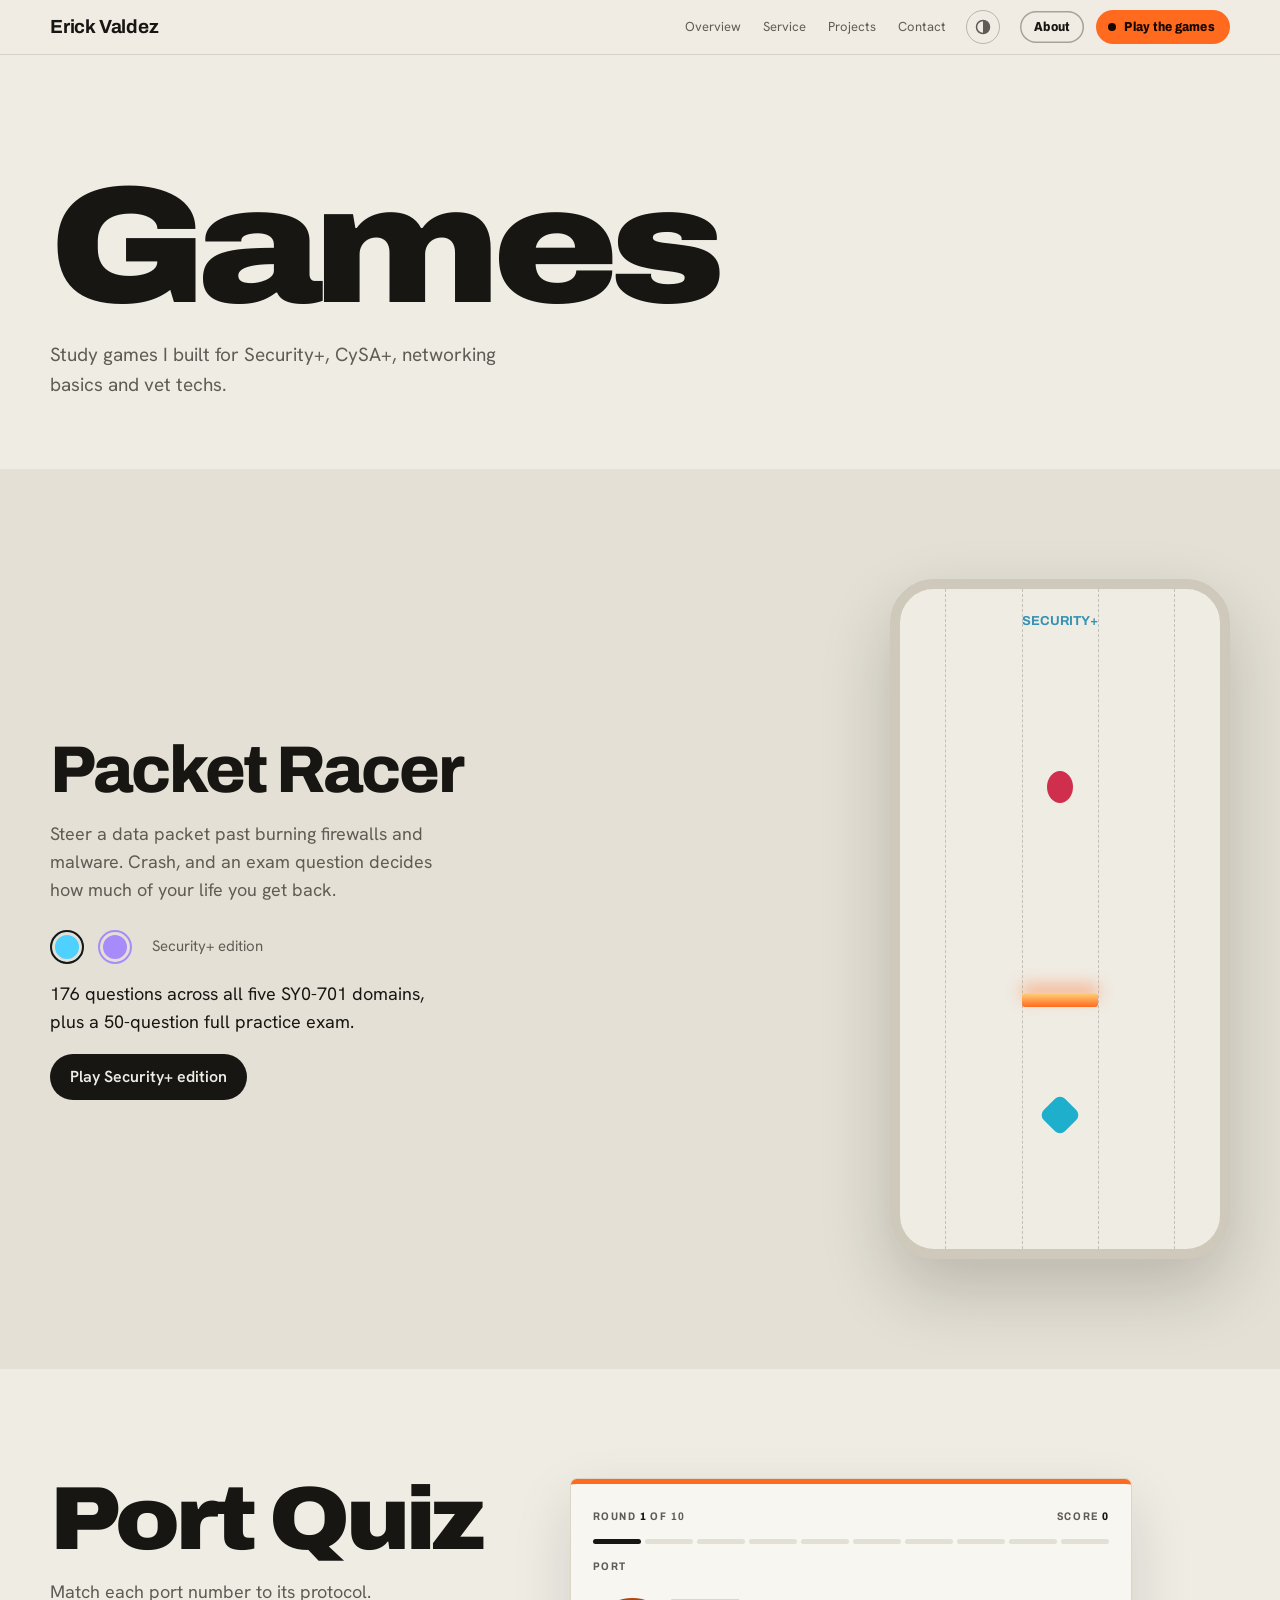
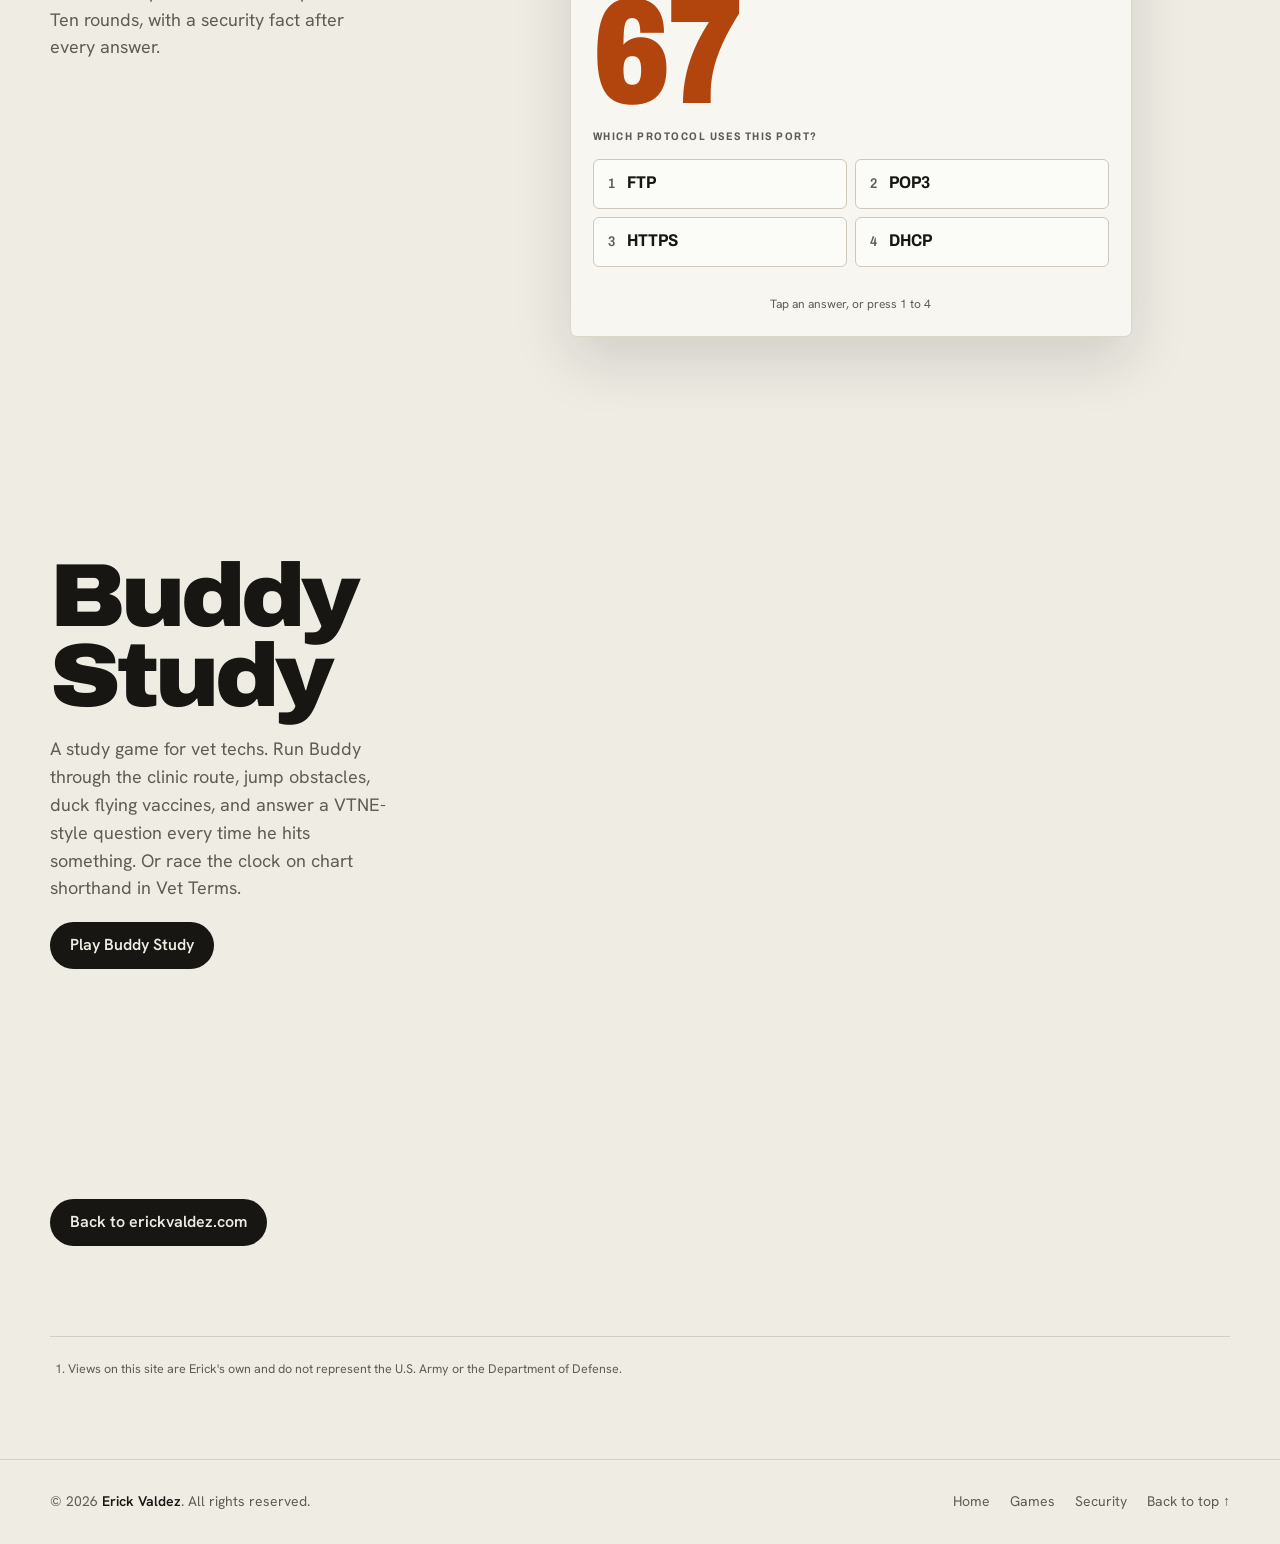
<file: games.html>
<!doctype html>
<html lang="en">
<head>
<meta charset="utf-8">
<meta http-equiv="Content-Security-Policy" content="default-src 'self'; script-src 'self' 'sha256-ZpoXNa7KC4XioaduJ5s6xL7GQNYqd3tXsZJ8BczRJA8=' 'sha256-tB5CpLIFxtR5eJhZvFcuaUd3uXlaDASe+oClKY1Ygrw=' 'sha256-08X03vMUV/P7T+LoBbYfwhkOYdBcdcPbtRSwJUtWdy8='; style-src 'self' 'unsafe-inline'; font-src 'self'; img-src 'self' data:; connect-src 'self'; manifest-src 'self'; worker-src 'self'; object-src 'none'; base-uri 'none'; form-action 'none'; upgrade-insecure-requests">
<meta name="referrer" content="strict-origin-when-cross-origin">
<meta name="viewport" content="width=device-width, initial-scale=1, viewport-fit=cover">
<meta name="theme-color" content="#050505">
<script>(function(){var t;try{t=localStorage.getItem("ev-theme")}catch(e){}if(t!=="light"&&t!=="dark")t=window.matchMedia&&matchMedia("(prefers-color-scheme: light)").matches?"light":"dark";document.documentElement.setAttribute("data-theme",t);var m=document.querySelector('meta[name="theme-color"]');if(m)m.content=t==="light"?"#efece4":"#050505";})();</script>
<title>Games | Erick Valdez</title>
<meta name="description" content="Games by Erick Valdez: Packet Racer in Security+ and CySA+ editions, the Port Quiz, and Buddy Study for vet techs.">
<link rel="icon" href="/favicon.ico" sizes="any">
<link rel="icon" type="image/png" sizes="32x32" href="/favicon-32.png">
<link rel="apple-touch-icon" href="/apple-touch-icon.png">
<meta property="og:type" content="website">
<meta property="og:site_name" content="Erick Valdez">
<meta property="og:title" content="Games | Erick Valdez">
<meta property="og:description" content="Games by Erick Valdez: Packet Racer in Security+ and CySA+ editions, the Port Quiz, and Buddy Study for vet techs.">
<meta property="og:url" content="https://erickvaldez.com/games">
<meta property="og:image" content="https://erickvaldez.com/og-image.jpg">
<meta property="og:image:alt" content="Erick Valdez: Disciplined. Goal-driven. Building toward a career in cybersecurity. +1, better than yesterday.">
<meta name="twitter:card" content="summary_large_image">
<link rel="canonical" href="https://erickvaldez.com/games">
<link rel="preload" href="/fonts/archivo.woff2" as="font" type="font/woff2" crossorigin>
<link rel="preload" href="/fonts/hanken-grotesk.woff2" as="font" type="font/woff2" crossorigin>
<link rel="stylesheet" href="/fonts/fonts.css">
<link rel="stylesheet" href="/site.css?v=11">
</head>
<body>
<header class="lnav gutter">
  <div class="max">
    <a class="name" href="/">Erick Valdez</a>
    <nav aria-label="Sections"><a href="/#short">Overview</a><a href="/#service">Service</a><a href="/#packet">Projects</a><a href="/#contact">Contact</a></nav>
    <button class="theme-btn" id="theme-btn" type="button" aria-label="Switch to light mode"><svg viewBox="0 0 16 16" aria-hidden="true"><circle cx="8" cy="8" r="6.5" fill="none" stroke="currentColor" stroke-width="1.5"/><path d="M8 1.5a6.5 6.5 0 0 1 0 13z" fill="currentColor"/></svg></button>
    <a class="about-pill" href="/#about">About</a>
    <a class="play" href="/games" aria-current="page"><span class="dot" aria-hidden="true"></span><span>Play<span class="pl-x"> the games</span></span></a>
  </div>
</header>

<main>
  <section class="page-head gutter" aria-labelledby="g-title">
    <div class="max">
      <h1 id="g-title">Games</h1>
      <p>Study games I built for Security+, CySA+, networking basics and vet techs.</p>
    </div>
  </section>

  <section class="viewer gutter" id="packet-racer" aria-labelledby="pd-title">
    <div class="max">
      <div>
        <h2 id="pd-title">Packet Racer</h2>
        <p class="lead">Steer a data packet past burning firewalls and malware. Crash, and an exam question decides how much of your life you get back.</p>
        <div class="edition-pick" role="group" aria-label="Edition">
          <button type="button" data-ed="sec" aria-pressed="true" aria-label="Security+ edition" style="background:#4fd1ff"></button>
          <button type="button" data-ed="cysa" aria-pressed="false" aria-label="CySA+ edition" style="background:#a78bfa"></button>
          <span class="lbl" id="ed-name">Security+ edition</span>
        </div>
        <div class="ed-detail" id="ed-detail" aria-live="polite">
          <p>176 questions across all five SY0-701 domains, plus a 50-question full practice exam.</p>
          <a class="btn fill" href="/packet-racer/">Play Security+ edition</a>
        </div>
      </div>
      <div class="screen" aria-hidden="true" id="screen">
        <div class="track"><span></span><span></span><span></span></div>
        <div class="fly">
          <i class="fw2" style="left:14%;width:24%;top:12%"></i><i class="fw2" style="left:62%;width:24%;top:12%"></i>
          <i class="mw" style="left:46%;top:34%"></i>
          <i class="fw2" style="left:38%;width:24%;top:58%"></i>
        </div>
        <span class="tag" id="screen-tag">SECURITY+</span>
        <i class="pk2"></i>
      </div>
    </div>
  </section>

  <section class="quiz-sec gutter" id="port-quiz" aria-labelledby="pq-title">
    <div class="max">
      <div>
        <h2 id="pq-title">Port Quiz</h2>
        <p class="intro">Match each port number to its protocol. Ten rounds, with a security fact after every answer.</p>
      </div>
      <div class="quiz" id="quiz" aria-live="polite"></div>
    </div>
  </section>

  <section class="quiz-sec gutter" id="buddy-study" aria-labelledby="bs-title"><div class="max"><div><h2 id="bs-title">Buddy Study</h2><p class="intro">A study game for vet techs. Run Buddy through the clinic route, jump obstacles, duck flying vaccines, and answer a VTNE-style question every time he hits something. Or race the clock on chart shorthand in Vet Terms.</p><div class="row" style="margin-top:20px"><a class="btn fill" href="/buddy-study/">Play Buddy Study</a></div></div></div></section>

  <section class="contact gutter" aria-label="Footer">
    <div class="max">
      <div class="row"><a class="btn fill" href="/">Back to erickvaldez.com</a></div>
      <div class="notes"><ol><li>Views on this site are Erick's own and do not represent the U.S. Army or the Department of Defense.</li></ol></div>
    </div>
  </section>
</main>

<script>
(function () {
  "use strict";
  var reduce = window.matchMedia("(prefers-reduced-motion: reduce)").matches;

  // hero scroll progress -> --p (0..1)
  var hero = document.getElementById("hero");
  if (!hero) hero = null;
  function onScroll() {
    if (reduce || !hero) return;
    var r = hero.getBoundingClientRect();
    var span = hero.offsetHeight - window.innerHeight;
    var p = span > 0 ? Math.min(1, Math.max(0, -r.top / span)) : 0;
    hero.style.setProperty("--p", p.toFixed(3));
  }
  window.addEventListener("scroll", onScroll, { passive: true });
  onScroll();

  // reel buttons
  var reel = document.getElementById("reel");
  if (reel) {
  function step(dir) { reel.scrollBy({ left: dir * Math.min(reel.clientWidth * 0.8, 540), behavior: reduce ? "auto" : "smooth" }); }
  document.getElementById("prev").addEventListener("click", function () { step(-1); });
  document.getElementById("next").addEventListener("click", function () { step(1); });
  }

  // edition picker
  var ED = {
    sec: { name: "Security+ edition", color: "#4fd1ff", tag: "SECURITY+", text: "176 questions across all five SY0-701 domains, plus a 50-question full practice exam.", cta: "Play Security+ edition", url: "/packet-racer/" },
    cysa: { name: "CySA+ edition", color: "#a78bfa", tag: "CYSA+", text: "101 analyst questions on logs, threat hunting, vulnerability management and incident response, plus a 47-question full exam.", cta: "Play CySA+ edition", url: "/packet-racer/cysa/" }
  };
  var screen = document.getElementById("screen");
  document.querySelectorAll(".edition-pick button").forEach(function (b) {
    b.addEventListener("click", function () {
      var e = ED[b.dataset.ed];
      document.querySelectorAll(".edition-pick button").forEach(function (x) { x.setAttribute("aria-pressed", String(x === b)); });
      document.getElementById("ed-name").textContent = e.name;
      var d = document.getElementById("ed-detail");
      d.querySelector("p").textContent = e.text;
      d.querySelector("a").textContent = e.cta;
      d.querySelector("a").setAttribute("href", e.url);
      screen.style.setProperty("--edc", e.color);
      document.getElementById("screen-tag").textContent = e.tag;
    });
  });

})();

  // Theme toggle (shared with Packet Racer via the ev-theme key)
  (function () {
    var btn = document.getElementById("theme-btn"), root = document.documentElement;
    function apply(t, save) {
      root.setAttribute("data-theme", t);
      if (save) { try { localStorage.setItem("ev-theme", t); } catch (e) {} }
      btn.setAttribute("aria-label", "Switch to " + (t === "light" ? "dark" : "light") + " mode");
      var m = document.querySelector('meta[name="theme-color"]'); if (m) m.content = t === "light" ? "#efece4" : "#050505";
    }
    apply(root.getAttribute("data-theme") || "dark", false);
    btn.addEventListener("click", function () { apply(root.getAttribute("data-theme") === "light" ? "dark" : "light", true); });
    if (window.matchMedia) {
      var mq = window.matchMedia("(prefers-color-scheme: light)");
      var onSys = function (e) { var saved = null; try { saved = localStorage.getItem("ev-theme"); } catch (err) {} if (!saved) apply(e.matches ? "light" : "dark", false); };
      if (mq.addEventListener) mq.addEventListener("change", onSys); else if (mq.addListener) mq.addListener(onSys);
    }
  })();

  // Port quiz
  (function () {
    var PORTS = [
      { port: 21, name: "FTP", fact: "File Transfer Protocol control channel. Sends credentials in plain text." },
      { port: 22, name: "SSH", fact: "Secure Shell: encrypted remote login. Also carries SFTP and SCP." },
      { port: 23, name: "Telnet", fact: "Unencrypted remote login. Replaced by SSH for good reason." },
      { port: 25, name: "SMTP", fact: "Simple Mail Transfer Protocol, used to relay email between servers." },
      { port: 53, name: "DNS", fact: "Domain Name System. Uses UDP for most lookups and TCP for zone transfers." },
      { port: 67, name: "DHCP", fact: "DHCP server port. Hands out IP addresses to devices on a network." },
      { port: 69, name: "TFTP", fact: "Trivial FTP over UDP. No authentication, often used to push device configs." },
      { port: 80, name: "HTTP", fact: "Unencrypted web traffic." },
      { port: 88, name: "Kerberos", fact: "Authentication protocol behind Active Directory logins." },
      { port: 110, name: "POP3", fact: "Downloads email from a server, usually removing it afterward." },
      { port: 123, name: "NTP", fact: "Network Time Protocol. Accurate time matters for logs and Kerberos." },
      { port: 143, name: "IMAP", fact: "Reads email while keeping it synced on the server." },
      { port: 161, name: "SNMP", fact: "Simple Network Management Protocol, for monitoring network devices." },
      { port: 389, name: "LDAP", fact: "Lightweight Directory Access Protocol, for querying directories like AD." },
      { port: 443, name: "HTTPS", fact: "HTTP over TLS: encrypted web traffic." },
      { port: 445, name: "SMB", fact: "Windows file sharing. A favorite target, famously exploited by WannaCry." },
      { port: 514, name: "Syslog", fact: "Sends log messages to a central server, usually over UDP." },
      { port: 636, name: "LDAPS", fact: "LDAP over TLS: encrypted directory queries." },
      { port: 993, name: "IMAPS", fact: "IMAP over TLS: encrypted email access." },
      { port: 3306, name: "MySQL", fact: "Default MySQL database port. Should never face the open internet." },
      { port: 3389, name: "RDP", fact: "Remote Desktop Protocol. A common target for brute-force attacks." }
    ];
    var ROUNDS = 10;
    var el = document.getElementById("quiz");
    var queue, round, score, log, answered, inView = false;

    function shuffle(a) {
      for (var i = a.length - 1; i > 0; i--) { var j = Math.floor(Math.random() * (i + 1)); var t = a[i]; a[i] = a[j]; a[j] = t; }
      return a;
    }
    function esc(t) { return String(t).replace(/[&<>"]/g, function (c) { return { "&": "&amp;", "<": "&lt;", ">": "&gt;", '"': "&quot;" }[c]; }); }
    function getBest() { try { return parseInt(localStorage.getItem("portQuizBest") || "0", 10) || 0; } catch (e) { return 0; } }
    function setBest(v) { try { localStorage.setItem("portQuizBest", String(v)); } catch (e) {} }

    function steps() {
      var h = '<div class="quiz-steps" aria-hidden="true">';
      for (var i = 0; i < ROUNDS; i++) {
        var c = i < log.length ? (log[i].ok ? "ok" : "no") : i === round ? "now" : "";
        h += '<span class="' + c + '"></span>';
      }
      return h + "</div>";
    }

    function start() {
      queue = shuffle(PORTS.slice()).slice(0, ROUNDS);
      round = 0; score = 0; log = [];
      show(false);
    }

    function show(focus) {
      var q = queue[round];
      answered = false;
      var others = shuffle(PORTS.filter(function (p) { return p.name !== q.name; })).slice(0, 3);
      var options = shuffle(others.concat([q]));
      el.innerHTML =
        '<div class="quiz-meta"><span>Round <b>' + (round + 1) + '</b> of ' + ROUNDS + '</span><span>Score <b id="quiz-score">' + score + '</b></span></div>' +
        steps() +
        '<p class="quiz-label">Port</p>' +
        '<div class="quiz-port">' + q.port + '</div>' +
        '<p class="quiz-label">Which protocol uses this port?</p>' +
        '<div class="quiz-options"></div>' +
        '<div class="quiz-after"></div>' +
        '<p class="quiz-keys">Tap an answer, or press 1 to 4</p>';
      var box = el.querySelector(".quiz-options");
      options.forEach(function (opt, i) {
        var b = document.createElement("button");
        b.type = "button";
        b.dataset.name = opt.name;
        b.innerHTML = "<b>" + (i + 1) + "</b><span>" + esc(opt.name) + "</span>";
        b.addEventListener("click", function () { answer(b, opt, q); });
        box.appendChild(b);
      });
      if (focus) box.querySelector("button").focus({ preventScroll: true });
    }

    function answer(btn, opt, q) {
      if (answered) return;
      answered = true;
      var ok = opt.name === q.name;
      if (ok) score++;
      log.push({ port: q.port, right: q.name, picked: opt.name, ok: ok, fact: q.fact });
      el.querySelectorAll(".quiz-options button").forEach(function (b) {
        b.disabled = true;
        if (b.dataset.name === q.name) b.classList.add("correct");
      });
      if (!ok) btn.classList.add("wrong");
      el.querySelector("#quiz-score").textContent = score;
      el.querySelector(".quiz-steps").outerHTML = steps();
      var after = el.querySelector(".quiz-after");
      after.style.display = "grid"; after.style.gap = "14px";
      after.innerHTML =
        '<p class="quiz-fact ' + (ok ? "good" : "bad") + '"><strong>' + (ok ? "Correct" : "It's " + esc(q.name)) + '</strong>' + esc(q.fact) + '</p>' +
        '<button type="button" class="quiz-go" id="quiz-next">' + (round + 1 < ROUNDS ? "Next port" : "See results") + '</button>';
      el.querySelector(".quiz-keys").textContent = "Press Enter to continue";
      var next = document.getElementById("quiz-next");
      next.addEventListener("click", function () { round++; if (round < ROUNDS) show(true); else finish(); });
      next.focus({ preventScroll: true });
    }

    function finish() {
      var best = getBest(), isNew = score > best;
      if (isNew) setBest(score);
      var msg = score === ROUNDS ? "Perfect score. You'd ace Security+."
        : score >= 7 ? "Solid. You know your ports."
        : score >= 4 ? "Not bad. A little review and you'll have it."
        : "Time to hit the port charts!";
      var items = log.map(function (r) {
        return '<li class="' + (r.ok ? "ok" : "no") + '"><span class="rq">Port ' + r.port + ' &rarr; ' + esc(r.right) + '</span>' +
          '<span class="ry">' + (r.ok ? "You got it" : "You picked " + esc(r.picked)) + '</span>' +
          '<span class="rf">' + esc(r.fact) + '</span></li>';
      }).join("");
      el.innerHTML =
        '<div class="quiz-meta"><span>Results</span><span>Port Quiz</span></div>' +
        steps() +
        '<h3>' + (score >= 7 ? "Ports secured" : "Connection dropped") + '</h3>' +
        (isNew ? '<div class="quiz-new">NEW HIGH SCORE</div>' : '') +
        '<div class="quiz-stats">' +
          '<div><div class="k">Score</div><div class="v">' + score + '/' + ROUNDS + '</div></div>' +
          '<div><div class="k">Best</div><div class="v">' + Math.max(best, score) + '/' + ROUNDS + '</div></div>' +
          '<div><div class="k">Accuracy</div><div class="v">' + Math.round(score / ROUNDS * 100) + '%</div></div>' +
        '</div>' +
        '<p class="quiz-msg">' + msg + '</p>' +
        '<p class="quiz-label">Your answers</p>' +
        '<ol class="quiz-review">' + items + '</ol>' +
        '<button type="button" class="quiz-go" id="quiz-again">Play again</button>';
      var again = document.getElementById("quiz-again");
      again.addEventListener("click", function () { start(); var f = el.querySelector(".quiz-options button"); if (f) f.focus({ preventScroll: true }); });
      again.focus({ preventScroll: true });
    }

    // keyboard: 1-4 to answer, Enter for next, only while the quiz is on screen
    if ("IntersectionObserver" in window) {
      new IntersectionObserver(function (es) { inView = es[0].isIntersecting; }, { threshold: 0.3 }).observe(el);
    } else { inView = true; }
    document.addEventListener("keydown", function (e) {
      if (!inView || e.metaKey || e.ctrlKey || e.altKey) return;
      var n = parseInt(e.key, 10);
      if (n >= 1 && n <= 4 && !answered) {
        var b = el.querySelectorAll(".quiz-options button")[n - 1];
        if (b) { e.preventDefault(); b.click(); }
      } else if (e.key === "Enter" && answered && document.activeElement !== document.getElementById("quiz-next")) {
        var nx = document.getElementById("quiz-next"); if (nx) { e.preventDefault(); nx.click(); }
      }
    });

    start();
  })();
</script>
<footer class="site-foot gutter">
  <div class="max">
    <p>&copy; <span id="yr">2026</span> <b>Erick Valdez</b>. All rights reserved.</p>
    <nav aria-label="Footer"><a href="/">Home</a><a href="/games">Games</a><a href="/security">Security</a><a href="#" id="to-top">Back to top &uarr;</a></nav>
  </div>
</footer>
<script>document.getElementById("yr").textContent=new Date().getFullYear();document.getElementById("to-top").addEventListener("click",function(e){e.preventDefault();window.scrollTo({top:0,behavior:matchMedia("(prefers-reduced-motion: reduce)").matches?"auto":"smooth"});});</script>
</body>
</html>
</file>
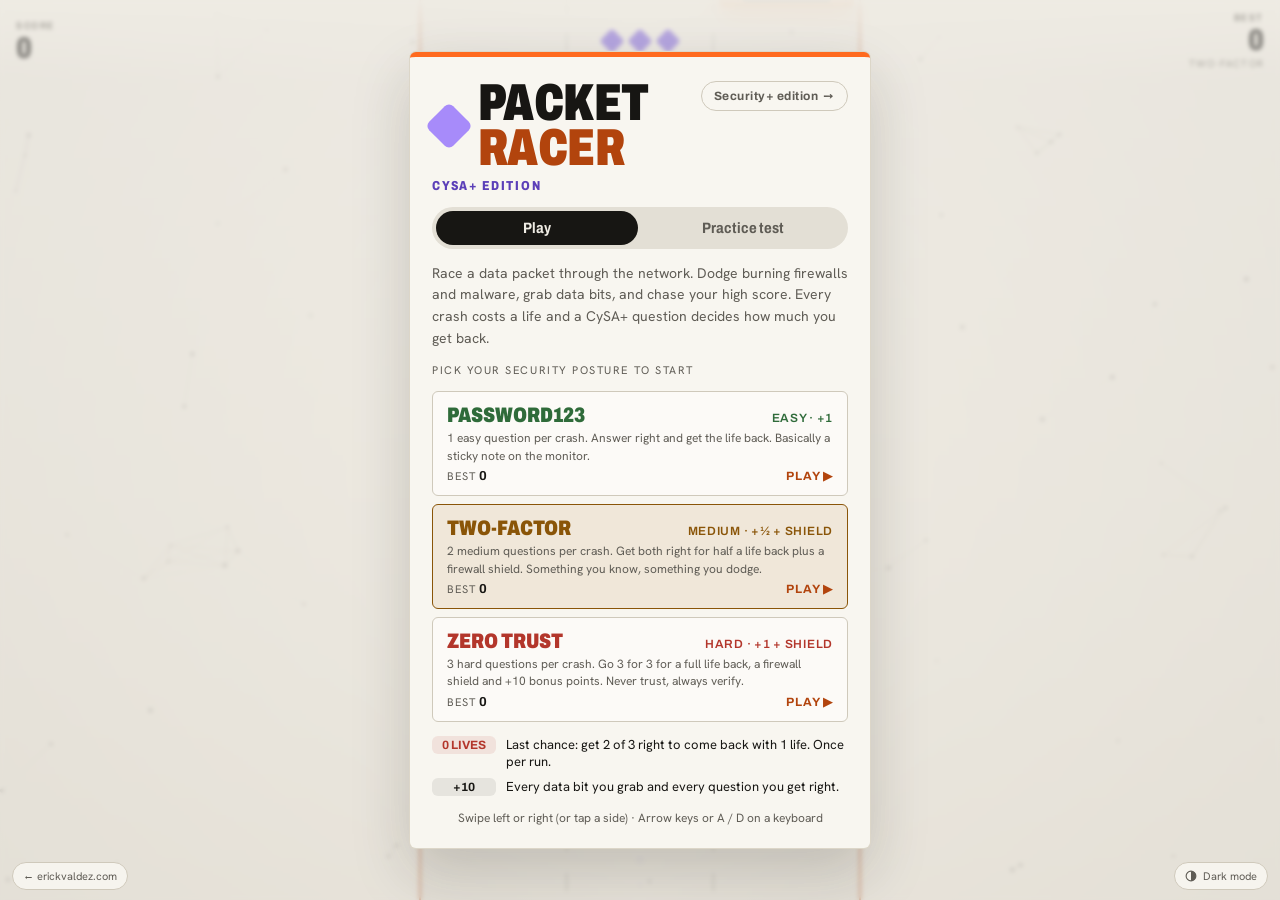
<file: packet-dash-cysa.html>
<!doctype html>
<html lang="en"><head><meta charset="utf-8">
<meta http-equiv="Content-Security-Policy" content="default-src 'self'; script-src 'self' 'sha256-PIM7d9kTcME3EBl3QaQtzq2XO7toSSeDNHCWUiNYCx4='; style-src 'self' 'unsafe-inline'; font-src 'self'; img-src 'self' data:; connect-src 'self'; manifest-src 'self'; worker-src 'self'; object-src 'none'; base-uri 'none'; form-action 'none'; upgrade-insecure-requests">
<meta name="referrer" content="strict-origin-when-cross-origin">
<title>Packet Racer</title>
<meta http-equiv="refresh" content="0; url=/packet-racer/cysa/">
<link rel="canonical" href="https://erickvaldez.com/packet-racer/cysa/">
<script>location.replace("/packet-racer/cysa/" + location.hash);</script>
</head><body style="background:#050505;color:#f3f1ea;font-family:Arial,sans-serif;padding:24px">
<p>Packet Dash is now Packet Racer. <a style="color:#ff6a1f" href="/packet-racer/cysa/">Continue to the game</a>.</p>
</body></html>
</file>
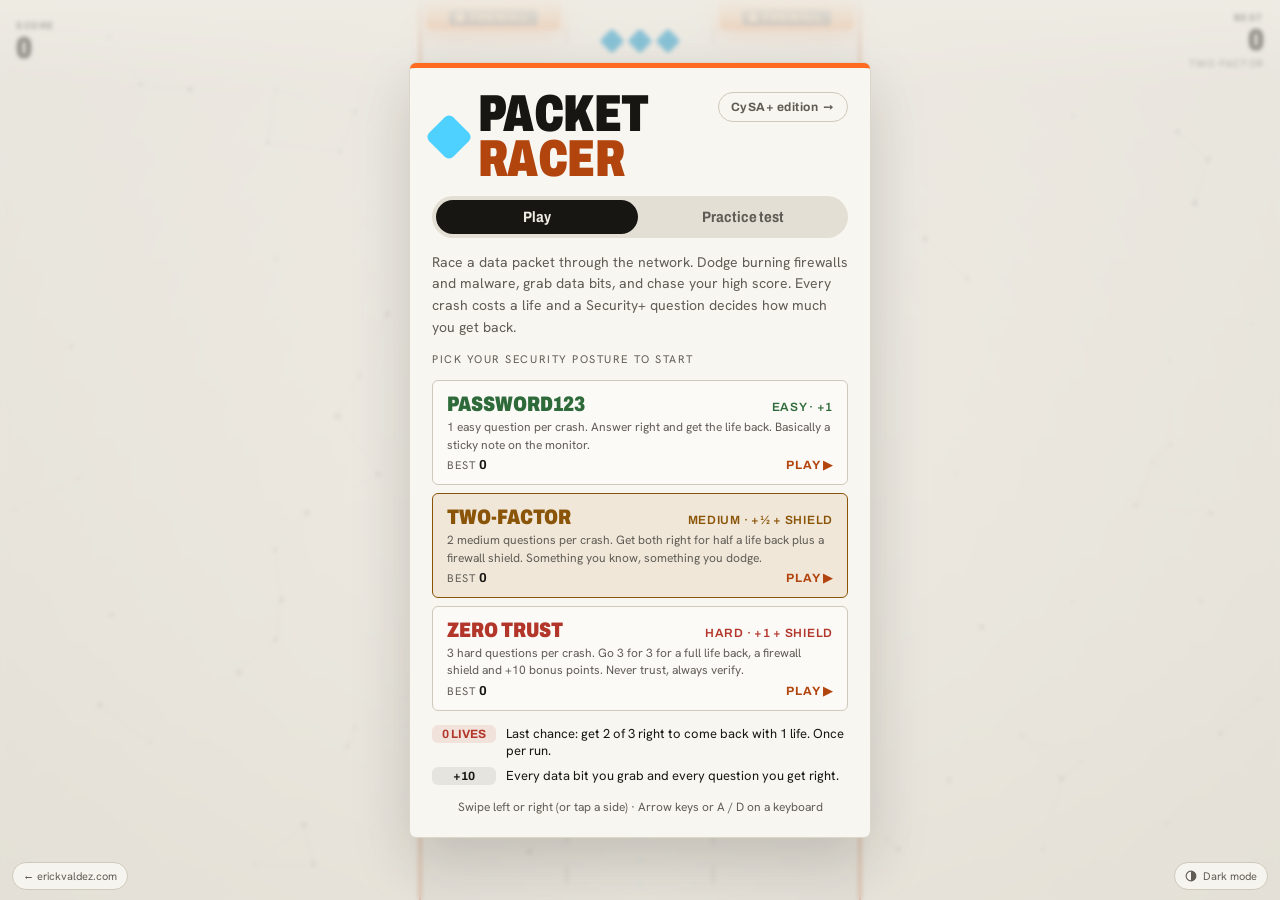
<file: packet-dash.html>
<!doctype html>
<html lang="en"><head><meta charset="utf-8">
<meta http-equiv="Content-Security-Policy" content="default-src 'self'; script-src 'self' 'sha256-K0woo76bi2mv+BuwrbZSjtxkLh2c1o62qt5uFPwlYkw='; style-src 'self' 'unsafe-inline'; font-src 'self'; img-src 'self' data:; connect-src 'self'; manifest-src 'self'; worker-src 'self'; object-src 'none'; base-uri 'none'; form-action 'none'; upgrade-insecure-requests">
<meta name="referrer" content="strict-origin-when-cross-origin">
<title>Packet Racer</title>
<meta http-equiv="refresh" content="0; url=/packet-racer/">
<link rel="canonical" href="https://erickvaldez.com/packet-racer/">
<script>location.replace("/packet-racer/" + location.hash);</script>
</head><body style="background:#050505;color:#f3f1ea;font-family:Arial,sans-serif;padding:24px">
<p>Packet Dash is now Packet Racer. <a style="color:#ff6a1f" href="/packet-racer/">Continue to the game</a>.</p>
</body></html>
</file>
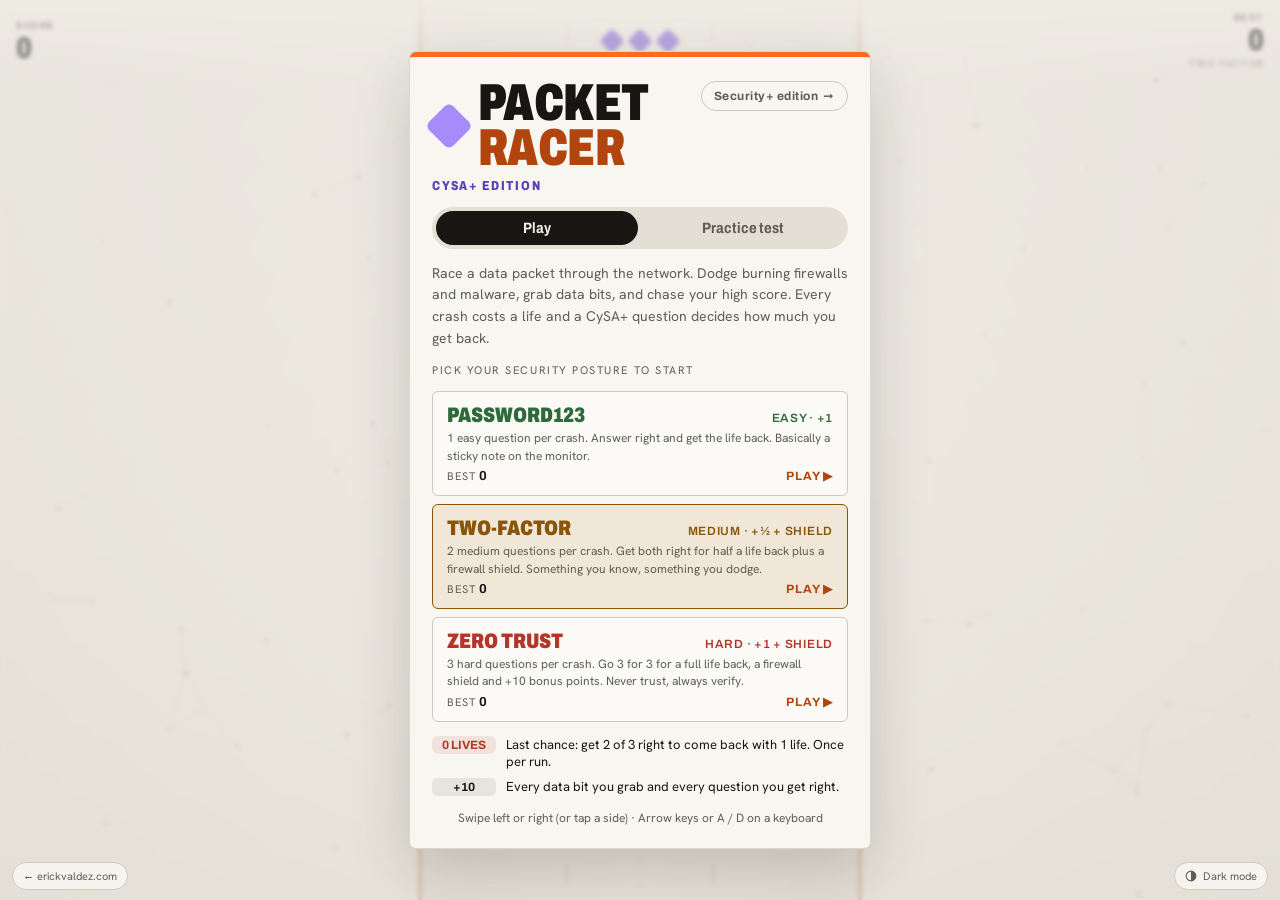
<file: packet-racer-cysa.html>
<!doctype html>
<html lang="en"><head><meta charset="utf-8">
<meta http-equiv="Content-Security-Policy" content="default-src 'self'; script-src 'self' 'sha256-PIM7d9kTcME3EBl3QaQtzq2XO7toSSeDNHCWUiNYCx4='; style-src 'self' 'unsafe-inline'; font-src 'self'; img-src 'self' data:; connect-src 'self'; manifest-src 'self'; worker-src 'self'; object-src 'none'; base-uri 'none'; form-action 'none'; upgrade-insecure-requests">
<meta name="referrer" content="strict-origin-when-cross-origin">
<title>Packet Racer</title>
<meta http-equiv="refresh" content="0; url=/packet-racer/cysa/">
<link rel="canonical" href="https://erickvaldez.com/packet-racer/cysa/">
<script>location.replace("/packet-racer/cysa/" + location.hash);</script>
</head><body style="background:#050505;color:#f3f1ea;font-family:Arial,sans-serif;padding:24px">
<p>Packet Racer has moved. <a style="color:#ff6a1f" href="/packet-racer/cysa/">Continue to the game</a>.</p>
</body></html>
</file>
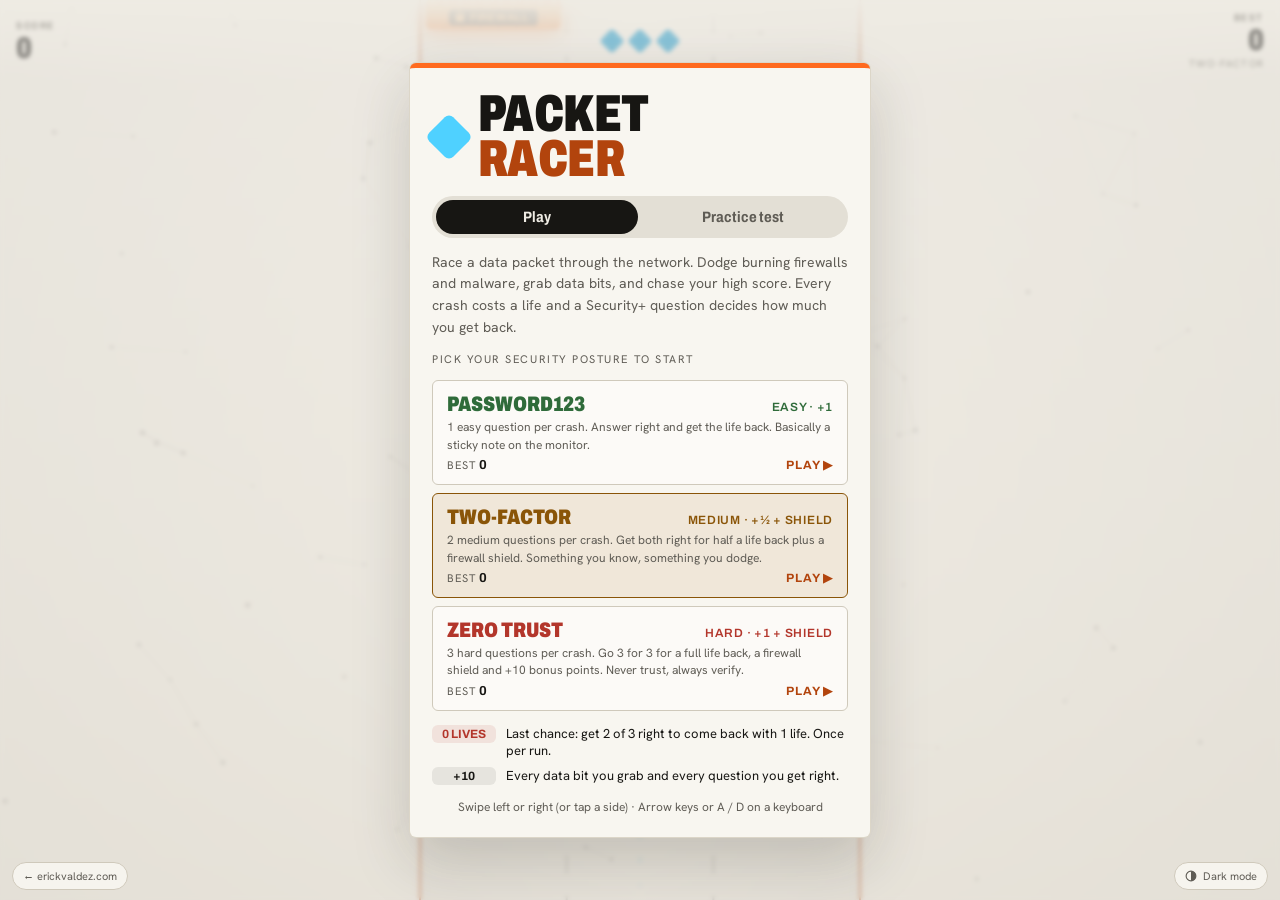
<file: packet-racer.html>
<!doctype html>
<html lang="en">
<head>
<meta charset="utf-8">
<meta http-equiv="Content-Security-Policy" content="default-src 'self'; script-src 'self' 'sha256-X/PSe8+cdxZur31oEPoGGSnzWf4R58cFnbNDfERZHmk=' 'sha256-Mi4pOOtWdI7eAXG2W0DsrdOxQDLy7jjB9IuW9q6JFFU='; style-src 'self' 'unsafe-inline'; font-src 'self'; img-src 'self' data:; connect-src 'self'; manifest-src 'self'; worker-src 'self'; object-src 'none'; base-uri 'none'; form-action 'none'; upgrade-insecure-requests">
<meta name="referrer" content="strict-origin-when-cross-origin">
<meta name="theme-color" content="#050505">
<meta name="viewport" content="width=device-width, initial-scale=1, viewport-fit=cover">
<meta name="description" content="Packet Racer: a lane-dodging runner where crashes are saved by answering CompTIA Security+ questions. Includes practice tests by exam domain. Built by Erick Valdez.">
<title>Packet Racer</title>
<script>(function(){var t;try{t=localStorage.getItem("ev-theme")}catch(e){}if(t!=="light"&&t!=="dark")t=window.matchMedia&&matchMedia("(prefers-color-scheme: light)").matches?"light":"dark";document.documentElement.setAttribute("data-theme",t);})();</script>
<link rel="preload" href="/fonts/archivo.woff2" as="font" type="font/woff2" crossorigin>
<link rel="preload" href="/fonts/hanken-grotesk.woff2" as="font" type="font/woff2" crossorigin>
<link rel="stylesheet" href="/fonts/fonts.css">
<style>
/* Layout: full-height single-screen game. Glass HUD over the playfield, canvas below, overlays for start / question / game over. Light and dark themes via html[data-theme]. */
:root {
  color-scheme: dark;
  --bg: #050505;
  --bg-2: #0d0c0b;
  --panel: rgba(18, 18, 16, 0.9);
  --panel-solid: #121210;
  --panel-2: #1a1917;
  --line: #2a2823;
  --fg: #f3f1ea;
  --muted: #8f8c84;
  --packet: #4fd1ff;
  --packet-hue: #4fd1ff;
  --packet-core: #d9f6ff;
  --firewall: #ff9f43;
  --firewall-2: #ffcf6e;
  --malware: #ff4d6d;
  --bit: #f3f1ea;
  --good: #3ddc97;
  --bad: #ff4d6d;
  --flare: #ff6a1f;
  --paper: #efece4;
  --ink: #171613;
  --font-display: "Archivo", "Archivo Fallback", "Helvetica Neue", Arial, sans-serif;
  --font-mono: "Hanken Grotesk", "Hanken Fallback", "Helvetica Neue", Arial, sans-serif;
}
html, body { height: 100%; }
* { box-sizing: border-box; }
body {
  background: var(--bg); color: var(--fg); font-family: var(--font-mono); font-size: 14px;
  overflow: hidden; touch-action: manipulation; -webkit-user-select: none; user-select: none;
}
.app { height: 100%; position: relative; }
.stage { position: absolute; inset: 0; }
canvas { position: absolute; inset: 0; width: 100%; height: 100%; display: block; touch-action: none; }
.hud {
  position: absolute; left: 0; right: 0; top: 0; z-index: 3; pointer-events: none;
  display: grid; grid-template-columns: 1fr auto 1fr; align-items: center; gap: 12px;
  padding-block: 12px;
  padding-left: max(16px, env(safe-area-inset-left, 0px));
  padding-right: max(16px, env(safe-area-inset-right, 0px));
  background: linear-gradient(to bottom, rgba(5, 9, 18, 0.92), rgba(5, 9, 18, 0));
}
.hud .stat { display: grid; gap: 2px; }
.hud .stat.right { text-align: right; }
.hud .k { font-size: 10px; letter-spacing: 0.16em; text-transform: uppercase; color: var(--muted); }
.hud .v { font-family: var(--font-display); font-weight: 700; font-size: 26px; font-variant-numeric: tabular-nums; line-height: 1; }
.hud .v.score { color: var(--packet); text-shadow: 0 0 14px rgba(79, 209, 255, 0.45); }
.lives-wrap { display: grid; justify-items: center; gap: 4px; }
.shields { display: flex; gap: 4px; align-items: center; font-family: var(--font-display); font-weight: 700; font-size: 11px; letter-spacing: 0.08em; color: var(--good); }
.shields svg { width: 14px; height: 14px; }
.lives { display: flex; gap: 10px; align-items: center; justify-content: center; }
.life { width: 18px; height: 18px; transform: rotate(45deg); border-radius: 4px; border: 2px solid var(--line); position: relative; overflow: hidden; }
.life::after { content: ""; position: absolute; inset: 0; background: var(--packet); transform-origin: left; }
.life.full { border-color: var(--packet); box-shadow: 0 0 12px rgba(79, 209, 255, 0.55); }
.life.half { border-color: var(--packet); }
.life.half::after { background: linear-gradient(135deg, var(--packet) 50%, transparent 50%); }
.life.lost::after { display: none; }
.overlay {
  position: absolute; inset: 0; z-index: 5; display: grid; place-items: center;
  background: radial-gradient(ellipse at center, rgba(10, 18, 34, 0.78), rgba(5, 9, 18, 0.94));
  -webkit-backdrop-filter: blur(4px); backdrop-filter: blur(4px);
  padding-block: 16px;
  padding-left: max(16px, env(safe-area-inset-left, 0px));
  padding-right: max(16px, env(safe-area-inset-right, 0px));
  overflow-y: auto;
}
.card {
  width: min(460px, 100%); background: var(--panel); border: 1px solid var(--line); border-radius: 16px;
  padding: 22px; display: grid; gap: 14px;
  box-shadow: 0 0 0 1px rgba(79, 209, 255, 0.06), 0 24px 60px rgba(0, 0, 0, 0.5);
}
.card.danger { border-color: rgba(255, 77, 109, 0.55); box-shadow: 0 0 40px rgba(255, 77, 109, 0.18), 0 24px 60px rgba(0, 0, 0, 0.5); }
.logo { display: flex; align-items: center; gap: 12px; }
.logo-mark { width: 34px; height: 34px; transform: rotate(45deg); border-radius: 8px; background: var(--packet); box-shadow: 0 0 24px rgba(79, 209, 255, 0.7); flex: none; }
.card h1 { font-family: var(--font-display); font-size: 42px; line-height: 0.95; margin: 0; letter-spacing: 0.01em; text-wrap: balance; }
.card h1 span { color: var(--packet); }
.card h2 { font-family: var(--font-display); font-size: 26px; margin: 0; text-wrap: balance; }
.card p { margin: 0; color: var(--muted); line-height: 1.55; }
.rules { display: grid; gap: 8px; font-size: 13px; color: var(--fg); }
.rules div { display: flex; gap: 10px; align-items: baseline; }
.rules .tag { font-family: var(--font-display); font-weight: 700; font-size: 12px; padding: 2px 8px; border-radius: 6px; flex: none; min-width: 64px; text-align: center; }
.tag.g { background: rgba(61, 220, 151, 0.14); color: var(--good); }
.tag.b { background: rgba(255, 77, 109, 0.14); color: var(--bad); }
.tag.p { background: rgba(167, 139, 250, 0.16); color: var(--bit); }
.legend { display: flex; flex-wrap: wrap; gap: 14px; font-size: 12px; color: var(--muted); }
.legend span { display: inline-flex; gap: 6px; align-items: center; }
.sw { width: 14px; height: 8px; border-radius: 2px; display: inline-block; }
.btn {
  font-family: var(--font-display); font-weight: 700; font-size: 18px; letter-spacing: 0.05em; cursor: pointer;
  border: 0; border-radius: 12px; padding: 15px 18px; width: 100%; color: #03131d;
  background: linear-gradient(180deg, #7fe0ff, var(--packet)); box-shadow: 0 8px 24px rgba(79, 209, 255, 0.3);
}
.btn:active { transform: translateY(1px); }
.seg { display: grid; grid-template-columns: 1fr 1fr; background: var(--panel-2); border-radius: 12px; padding: 4px; gap: 4px; }
.seg button { font-family: var(--font-display); font-weight: 700; font-size: 15px; cursor: pointer; border: 0; border-radius: 9px; padding: 9px; background: transparent; color: var(--muted); }
.seg button[aria-selected="true"] { background: var(--packet); color: #03131d; }
.seg button:focus-visible { outline: 3px solid var(--fg); outline-offset: 2px; }
.panel-play, .panel-practice { display: grid; gap: 14px; }
.tests { display: grid; gap: 8px; }
.test-btn {
  font: inherit; text-align: left; cursor: pointer; color: var(--fg); background: rgba(21, 32, 58, 0.7); border: 1px solid var(--line);
  border-radius: 12px; padding: 12px 14px; display: grid; grid-template-columns: auto 1fr auto; gap: 2px 12px; align-items: center;
}
.test-btn:hover { border-color: var(--packet); }
.test-btn:focus-visible { outline: 3px solid var(--fg); outline-offset: 2px; }
.test-btn .num { grid-row: 1 / span 2; font-family: var(--font-display); font-weight: 700; font-size: 20px; color: var(--packet); width: 26px; text-align: center; }
.test-btn .nm { font-family: var(--font-display); font-weight: 600; font-size: 15px; line-height: 1.25; }
.test-btn .mt { font-size: 11px; color: var(--muted); letter-spacing: 0.04em; }
.test-btn .bs { grid-row: 1 / span 2; grid-column: 3; text-align: right; font-size: 11px; color: var(--muted); }
.test-btn .bs b { display: block; font-family: var(--font-display); font-size: 16px; color: var(--fg); }
.test-btn.full { border-color: rgba(79, 209, 255, 0.45); background: rgba(79, 209, 255, 0.07); }
.t-head { display: flex; justify-content: space-between; align-items: center; gap: 12px; }
.t-count { font-family: var(--font-display); font-weight: 700; font-size: 18px; }
.btn.small { width: auto; padding: 8px 14px; font-size: 13px; }
.t-bar { height: 5px; border-radius: 999px; background: var(--panel-2); overflow: hidden; }
.t-bar span { display: block; height: 100%; width: 0; background: var(--packet); border-radius: 999px; transition: width 0.2s; }
.opt.sel { border-color: var(--packet); background: rgba(79, 209, 255, 0.12); }
#t-run, #t-done { display: grid; gap: 14px; }
.t-score { display: flex; align-items: baseline; gap: 12px; }
.t-score #t-pct { font-family: var(--font-display); font-weight: 700; font-size: 52px; line-height: 1; }
.t-frac { color: var(--muted); }
.t-breakdown { display: grid; gap: 6px; }
.t-row { display: grid; grid-template-columns: 1fr auto; gap: 4px 10px; font-size: 12px; }
.t-row .bar { grid-column: 1 / -1; height: 5px; border-radius: 999px; background: var(--panel-2); overflow: hidden; }
.t-row .bar span { display: block; height: 100%; border-radius: 999px; }
.review { display: grid; gap: 8px; }
.review-list { list-style: none; margin: 0; padding: 0; display: grid; gap: 8px; max-height: 46vh; overflow-y: auto; }
.review-item { background: var(--panel-2); border-radius: 12px; padding: 12px 14px; border-left: 3px solid var(--line); display: grid; gap: 6px; }
.review-item.ok { border-left-color: var(--good); }
.review-item.no { border-left-color: var(--bad); }
.review-q { font-family: var(--font-display); font-weight: 600; font-size: 15px; line-height: 1.3; }
.review-a { font-size: 12px; line-height: 1.45; display: grid; gap: 2px; }
.review-a .yours.no { color: var(--bad); }
.review-a .yours.ok { color: var(--good); }
.review-a .right { color: var(--good); }
.review-e { font-size: 12px; color: var(--muted); line-height: 1.5; }
.btn.ghost { background: transparent; color: var(--packet); box-shadow: none; border: 1px solid var(--line); font-size: 15px; padding: 12px 18px; }
.btn:focus-visible, .opt:focus-visible { outline: 3px solid var(--fg); outline-offset: 2px; }
.keys { font-size: 12px; color: var(--muted); text-align: center; }
.q-meta { display: flex; justify-content: space-between; gap: 10px; font-size: 11px; letter-spacing: 0.14em; text-transform: uppercase; color: var(--muted); }
.q-meta .tier { color: var(--firewall); }
.q-meta .lc { color: var(--bad); font-weight: 600; }
.steps { display: flex; gap: 6px; }
.steps span { flex: 1; height: 5px; border-radius: 999px; background: var(--panel-2); }
.steps span.ok { background: var(--good); }
.steps span.now { background: var(--fg); }
.steps span.miss { background: var(--bad); }
.q-text { font-family: var(--font-display); font-weight: 600; font-size: 20px; line-height: 1.3; color: var(--fg); margin: 0; text-wrap: pretty; }
.opts { display: grid; gap: 8px; }
.opt {
  font: inherit; font-size: 14px; text-align: left; cursor: pointer; color: var(--fg); background: var(--panel-2);
  border: 1px solid var(--line); border-radius: 12px; padding: 13px 14px; display: flex; gap: 12px; line-height: 1.4; align-items: baseline;
}
.opt b { color: var(--muted); font-weight: 600; font-family: var(--font-display); }
.opt:hover:not(:disabled) { border-color: var(--packet); }
.opt:disabled { cursor: default; }
.opt.right { border-color: var(--good); background: rgba(61, 220, 151, 0.14); }
.opt.wrong { border-color: var(--bad); background: rgba(255, 77, 109, 0.14); }
.result { border-radius: 12px; padding: 12px 14px; font-size: 13px; line-height: 1.5; background: var(--panel-2); color: var(--fg); }
.result strong { display: block; font-family: var(--font-display); font-size: 16px; margin-bottom: 2px; }
.result.good strong { color: var(--good); }
.result.bad strong { color: var(--bad); }
.stats { display: grid; grid-template-columns: repeat(3, 1fr); gap: 8px; }
.stats div { background: var(--panel-2); border-radius: 12px; padding: 12px 8px; text-align: center; }
.stats .k { font-size: 10px; letter-spacing: 0.14em; text-transform: uppercase; color: var(--muted); }
.stats .v { font-family: var(--font-display); font-weight: 700; font-size: 24px; font-variant-numeric: tabular-nums; }
.newbest { color: var(--good); font-family: var(--font-display); font-weight: 700; letter-spacing: 0.1em; text-align: center; text-shadow: 0 0 14px rgba(61, 220, 151, 0.5); }
.crash-head { display: flex; gap: 12px; align-items: center; }
.crash-icon { width: 40px; height: 40px; border-radius: 10px; display: grid; place-items: center; flex: none; font-family: var(--font-display); font-weight: 700; font-size: 11px; letter-spacing: 0.04em; }
.crash-icon.fw { background: rgba(255, 159, 67, 0.16); color: var(--firewall); border: 1px solid rgba(255, 159, 67, 0.5); }
.crash-icon.mw { background: rgba(255, 77, 109, 0.16); color: var(--malware); border: 1px solid rgba(255, 77, 109, 0.5); }
.crash-title { font-family: var(--font-display); font-weight: 700; font-size: 22px; line-height: 1.1; margin: 0; }
.crash-title.fw { color: var(--firewall); }
.crash-title.mw { color: var(--malware); }
.crash-sub { font-size: 12px; color: var(--bad); font-weight: 600; letter-spacing: 0.06em; text-transform: uppercase; }
.choose-label { font-size: 11px; letter-spacing: 0.14em; text-transform: uppercase; color: var(--muted); }
.diffs { display: grid; gap: 8px; }
.diff {
  font: inherit; cursor: pointer; text-align: left; color: var(--fg); background: var(--panel-2);
  border: 1px solid var(--line); border-radius: 12px; padding: 12px 14px; display: grid; grid-template-columns: 1fr auto; gap: 2px 12px; align-items: center;
}
.diff:hover { border-color: var(--packet); }
.diff:focus-visible { outline: 3px solid var(--fg); outline-offset: 2px; }
.diff .n { font-family: var(--font-display); font-weight: 700; font-size: 17px; }
.diff .d { font-size: 12px; color: var(--muted); grid-column: 1; }
.diff .r { grid-row: 1 / span 2; grid-column: 2; font-family: var(--font-display); font-weight: 700; font-size: 15px; }
.diff.e .n { color: var(--muted); } .diff.e .r { color: var(--muted); }
.diff.m .n { color: var(--firewall-2); } .diff.m .r { color: var(--firewall-2); }
.diff.h .n { color: var(--good); } .diff.h .r { color: var(--good); }
.overlay.see-through { background: radial-gradient(ellipse at center, rgba(5, 9, 18, 0.55), rgba(5, 9, 18, 0.88)); -webkit-backdrop-filter: blur(2px); backdrop-filter: blur(2px); }
.crash-text { font-size: 13px; }
.modes { display: grid; gap: 8px; }
.mode {
  font: inherit; text-align: left; cursor: pointer; color: var(--fg); background: rgba(21, 32, 58, 0.7);
  border: 1px solid var(--line); border-radius: 12px; padding: 12px 14px; display: grid; gap: 4px;
  transition: border-color 0.15s, background 0.15s, box-shadow 0.15s;
}
.mode:hover { border-color: var(--muted); }
.mode.e:hover { border-color: var(--good); }
.mode.m:hover { border-color: var(--firewall-2); }
.mode.h:hover { border-color: var(--bad); }
.mode:focus-visible { outline: 3px solid var(--fg); outline-offset: 2px; }
.mode-top { display: flex; justify-content: space-between; align-items: baseline; gap: 10px; }
.mode .n { font-family: var(--font-display); font-weight: 700; font-size: 18px; }
.mode .r { font-family: var(--font-display); font-weight: 600; font-size: 12px; letter-spacing: 0.06em; text-transform: uppercase; }
.mode .d { font-size: 12px; color: var(--muted); line-height: 1.45; }
.mode .b { font-size: 11px; color: var(--muted); letter-spacing: 0.08em; text-transform: uppercase; }
.mode .go { font-family: var(--font-display); font-weight: 700; font-size: 12px; letter-spacing: 0.08em; color: var(--packet); }
.mode .foot { display: flex; justify-content: space-between; align-items: baseline; }
.mode .b b { color: var(--fg); font-family: var(--font-display); font-size: 13px; letter-spacing: 0; }
.mode.e .n, .mode.e .r { color: var(--good); }
.mode.m .n, .mode.m .r { color: var(--firewall-2); }
.mode.h .n, .mode.h .r { color: var(--bad); }
.mode[aria-checked="true"].e { border-color: var(--good); background: rgba(61, 220, 151, 0.08); box-shadow: 0 0 22px rgba(61, 220, 151, 0.14); }
.mode[aria-checked="true"].m { border-color: var(--firewall-2); background: rgba(255, 207, 110, 0.08); box-shadow: 0 0 22px rgba(255, 207, 110, 0.12); }
.mode[aria-checked="true"].h { border-color: var(--bad); background: rgba(255, 77, 109, 0.08); box-shadow: 0 0 22px rgba(255, 77, 109, 0.14); }
.hud .mode-chip { font-size: 10px; letter-spacing: 0.12em; text-transform: uppercase; color: var(--muted); }
.logo-mark { animation: bob 2.4s ease-in-out infinite; }
@keyframes bob { 0%, 100% { transform: rotate(45deg) translateY(0); } 50% { transform: rotate(45deg) translateY(-4px); } }
@media (prefers-reduced-motion: reduce) { .logo-mark { animation: none; } }
@media (max-width: 380px) { .card h1 { font-size: 36px; } .hud .v { font-size: 22px; } }
/* Site style: ink playfield, paper cards, Archivo display */
.hud { background: linear-gradient(to bottom, rgba(5, 5, 5, 0.94), rgba(5, 5, 5, 0)); }
.hud .k { font-family: var(--font-display); font-weight: 700; font-stretch: 85%; }
.hud .v { font-weight: 900; font-stretch: 78%; font-size: 30px; }
.hud .v.score { color: var(--fg); text-shadow: none; }
.life.full { box-shadow: none; }
.overlay { background: rgba(5, 5, 5, 0.86); -webkit-backdrop-filter: blur(3px); backdrop-filter: blur(3px); }
.overlay.see-through { background: rgba(5, 5, 5, 0.62); }
.card {
  --fg: #171613; --muted: #5f5c55; --panel-2: #e3dfd5; --line: #cfc9bb;
  --packet: #b2440d; --good: #2f6b3a; --bad: #b3362b; --firewall: #a8670d; --firewall-2: #8a5508; --malware: #b3362b; --bit: #171613;
  background: var(--paper); color: var(--fg); border: 0; border-radius: 6px; border-top: 5px solid var(--flare);
  box-shadow: 0 30px 80px rgba(0, 0, 0, 0.6); padding: 24px 22px 22px;
}
.card.danger { border-top-color: var(--bad); box-shadow: 0 30px 80px rgba(0, 0, 0, 0.6); }
.logo-mark { background: var(--packet-hue); box-shadow: none; border-radius: 6px; }
.card h1 { font-weight: 900; font-stretch: 72%; font-size: 52px; line-height: 0.86; letter-spacing: -0.01em; text-transform: uppercase; }
.card h2, .crash-title, .q-text, .review-q, .t-count { font-stretch: 85%; letter-spacing: -0.005em; }
.card h2 { font-weight: 800; }
.btn { font-weight: 800; font-stretch: 85%; letter-spacing: 0.02em; border-radius: 999px; color: var(--paper); background: var(--ink); box-shadow: none; }
.btn:hover { background: #000; }
.btn.ghost { background: transparent; color: var(--ink); border: 1.5px solid var(--ink); }
.btn.ghost:hover { background: rgba(23, 22, 19, 0.06); }
.seg { border-radius: 999px; }
.seg button { border-radius: 999px; font-stretch: 85%; }
.seg button[aria-selected="true"] { background: var(--ink); color: var(--paper); }
.test-btn, .mode, .opt, .diff { background: rgba(255, 255, 255, 0.45); border-radius: 6px; }
.test-btn.full { border-color: rgba(178, 68, 13, 0.45); background: rgba(178, 68, 13, 0.06); }
.opt.sel { background: rgba(178, 68, 13, 0.08); }
.opt.right { background: rgba(47, 107, 58, 0.12); }
.opt.wrong { background: rgba(179, 54, 43, 0.1); }
.mode .n { font-weight: 900; font-stretch: 78%; font-size: 21px; text-transform: uppercase; }
.mode[aria-checked="true"].e { background: rgba(47, 107, 58, 0.1); box-shadow: none; }
.mode[aria-checked="true"].m { background: rgba(168, 103, 13, 0.1); box-shadow: none; }
.mode[aria-checked="true"].h { background: rgba(179, 54, 43, 0.1); box-shadow: none; }
.tag.g { background: rgba(47, 107, 58, 0.12); }
.tag.b { background: rgba(179, 54, 43, 0.1); }
.tag.p { background: rgba(23, 22, 19, 0.08); }
.crash-icon { border-radius: 6px; }
.crash-icon.fw { background: rgba(168, 103, 13, 0.12); border-color: rgba(168, 103, 13, 0.5); }
.crash-icon.mw { background: rgba(179, 54, 43, 0.1); border-color: rgba(179, 54, 43, 0.5); }
.review-item, .result, .stats div { border-radius: 6px; }
.stats .v, .t-score #t-pct { font-weight: 900; font-stretch: 75%; }
.newbest { text-shadow: none; }
.btn:focus-visible, .opt:focus-visible, .mode:focus-visible, .test-btn:focus-visible, .diff:focus-visible, .seg button:focus-visible { outline-color: var(--ink); }
.card .q-text { color: var(--fg); font-weight: 700; }
.mode .n { white-space: nowrap; }
.mode-top { flex-wrap: wrap; row-gap: 2px; }
.q-meta .tier { white-space: nowrap; }
@media (max-width: 380px) { .card h1 { font-size: 44px; } }
</style>
<style>
:root { padding-top: env(safe-area-inset-top, 0px); padding-bottom: env(safe-area-inset-bottom, 0px); }
body { margin: 0; }
[hidden] { display: none !important; }
.back-link { position: fixed; z-index: 6; left: max(12px, env(safe-area-inset-left, 0px)); bottom: calc(10px + env(safe-area-inset-bottom, 0px)); font-family: var(--font-mono); font-size: 11px; color: var(--muted); text-decoration: none; background: rgba(18,18,16,0.85); border: 1px solid #2a2823; border-radius: 999px; padding: 6px 10px; }
.back-link:hover { color: var(--fg); }
.app:has(#start-screen[hidden]):has(#over-screen[hidden]) .back-link { display: none; }
</style>
<style>
/* ---------- Themes ---------- */
:root { --net-rgb: 243,241,234; --edge-rgb: 255,106,31; --veil-rgb: 5,5,5; --vig: 0.55; }
:root[data-theme="light"] {
  color-scheme: light;
  --bg: #efece4; --bg-2: #e2ddd1; --line: #cfc9bb; --fg: #171613; --muted: #5f5c55;
  --packet: #0b8fc4; --packet-core: #e6f8ff;
  --firewall: #e0661a; --firewall-2: #f29a3f; --malware: #cf2f4c; --bit: #171613; --good: #2f6b3a; --bad: #b3362b;
  --net-rgb: 23,22,19; --edge-rgb: 178,68,13; --veil-rgb: 239,236,228; --vig: 0.07;
}
.hud { background: linear-gradient(to bottom, rgba(var(--veil-rgb), 0.94), rgba(var(--veil-rgb), 0)); }
.overlay { background: rgba(var(--veil-rgb), 0.86); }
.overlay.see-through { background: rgba(var(--veil-rgb), 0.62); }
:root[data-theme="light"] .overlay { background: rgba(var(--veil-rgb), 0.78); }
:root[data-theme="light"] .overlay.see-through { background: rgba(var(--veil-rgb), 0.55); }
:root[data-theme="light"] .card { background: #f8f6f0; box-shadow: 0 0 0 1px #dcd6c8, 0 24px 60px rgba(23, 22, 19, 0.18); }
:root[data-theme="light"] .card.danger { box-shadow: 0 0 0 1px #dcd6c8, 0 24px 60px rgba(23, 22, 19, 0.18); }
:root[data-theme="light"] .life.full { box-shadow: none; }

:root[data-theme="dark"] .card {
  --fg: #f3f1ea; --muted: #8f8c84; --panel-2: #1f1e1b; --line: #2f2d28;
  --packet: #ff6a1f; --good: #3ddc97; --bad: #ff4d6d; --firewall: #ffb35c; --firewall-2: #ffb35c; --malware: #ff4d6d; --bit: #f3f1ea;
  background: #121210; box-shadow: 0 0 0 1px #262420, 0 30px 80px rgba(0, 0, 0, 0.7);
}
:root[data-theme="dark"] .card.danger { box-shadow: 0 0 0 1px #262420, 0 30px 80px rgba(0, 0, 0, 0.7); }
:root[data-theme="dark"] .btn { color: #050505; background: #f3f1ea; }
:root[data-theme="dark"] .btn:hover { background: #fff; }
:root[data-theme="dark"] .btn.ghost { background: transparent; color: #f3f1ea; border-color: #f3f1ea; }
:root[data-theme="dark"] .btn.ghost:hover { background: rgba(243, 241, 234, 0.08); }
:root[data-theme="dark"] .seg button[aria-selected="true"] { background: #f3f1ea; color: #050505; }
:root[data-theme="dark"] .test-btn, :root[data-theme="dark"] .mode, :root[data-theme="dark"] .opt, :root[data-theme="dark"] .diff { background: rgba(255, 255, 255, 0.035); }
:root[data-theme="dark"] .test-btn.full { border-color: rgba(255, 106, 31, 0.45); background: rgba(255, 106, 31, 0.07); }
:root[data-theme="dark"] .opt.sel { background: rgba(255, 106, 31, 0.1); }
:root[data-theme="dark"] .opt.right { background: rgba(61, 220, 151, 0.12); }
:root[data-theme="dark"] .opt.wrong { background: rgba(255, 77, 109, 0.12); }
:root[data-theme="dark"] .mode[aria-checked="true"].e { background: rgba(61, 220, 151, 0.08); }
:root[data-theme="dark"] .mode[aria-checked="true"].m { background: rgba(255, 179, 92, 0.08); }
:root[data-theme="dark"] .mode[aria-checked="true"].h { background: rgba(255, 77, 109, 0.08); }
:root[data-theme="dark"] .tag.g { background: rgba(61, 220, 151, 0.14); }
:root[data-theme="dark"] .tag.b { background: rgba(255, 77, 109, 0.14); }
:root[data-theme="dark"] .tag.p { background: rgba(243, 241, 234, 0.1); }
:root[data-theme="dark"] .crash-icon.fw { background: rgba(255, 179, 92, 0.12); border-color: rgba(255, 179, 92, 0.5); }
:root[data-theme="dark"] .crash-icon.mw { background: rgba(255, 77, 109, 0.12); border-color: rgba(255, 77, 109, 0.5); }
:root[data-theme="dark"] .btn:focus-visible, :root[data-theme="dark"] .opt:focus-visible, :root[data-theme="dark"] .mode:focus-visible, :root[data-theme="dark"] .test-btn:focus-visible, :root[data-theme="dark"] .diff:focus-visible, :root[data-theme="dark"] .seg button:focus-visible { outline-color: #f3f1ea; }

.back-link, .theme-toggle { background: rgba(18, 18, 16, 0.85); border: 1px solid #2a2823; }
:root[data-theme="light"] .back-link, :root[data-theme="light"] .theme-toggle { background: rgba(248, 246, 240, 0.92); border-color: #cfc9bb; }
.theme-toggle {
  position: fixed; z-index: 6; right: max(12px, env(safe-area-inset-right, 0px)); bottom: calc(10px + env(safe-area-inset-bottom, 0px));
  display: inline-flex; align-items: center; gap: 6px; cursor: pointer;
  font-family: var(--font-mono); font-size: 11px; color: var(--muted); border-radius: 999px; padding: 6px 10px;
}
.theme-toggle:hover { color: var(--fg); }
.theme-toggle:focus-visible { outline: 2px solid var(--fg); outline-offset: 2px; }
.theme-toggle svg { width: 12px; height: 12px; }
.app:has(#start-screen[hidden]):has(#over-screen[hidden]) .theme-toggle { display: none; }
</style>
</head>
<body>

<div class="app" role="main">
  <a class="back-link" href="/">&larr; erickvaldez.com</a>
  <button class="theme-toggle" id="theme-toggle" type="button"><svg viewBox="0 0 16 16" aria-hidden="true"><circle cx="8" cy="8" r="6.5" fill="none" stroke="currentColor" stroke-width="1.5"/><path d="M8 1.5a6.5 6.5 0 0 1 0 13z" fill="currentColor"/></svg><span id="theme-label">Light mode</span></button>
  <div class="stage" id="stage">
    <canvas id="cv" aria-label="Packet Racer playfield"></canvas>

    <div class="hud">
      <div class="stat"><span class="k">Score</span><span class="v score" id="score">0</span></div>
      <div class="lives-wrap"><div class="lives" id="lives" aria-label="Lives"></div><div class="shields" id="shields" hidden></div></div>
      <div class="stat right"><span class="k">Best</span><span class="v" id="best">0</span><span class="mode-chip" id="mode-chip">Two-Factor</span></div>
    </div>

    <div class="overlay see-through" id="start-screen">
      <div class="card">
        <div class="logo"><span class="logo-mark"></span><h1>Packet<br><span>Racer</span></h1></div>
        <div class="seg" role="tablist" aria-label="Menu">
          <button role="tab" id="seg-play" aria-selected="true" type="button">Play</button>
          <button role="tab" id="seg-practice" aria-selected="false" type="button">Practice test</button>
        </div>
        <div class="panel-play" id="panel-play">
        <p>Race a data packet through the network. Dodge burning firewalls and malware, grab data bits, and chase your high score. Every crash costs a life and a Security+ question decides how much you get back.</p>
        <div class="choose-label">Pick your security posture to start</div>
        <div class="modes" role="radiogroup" aria-label="Difficulty">
          <button class="mode e" data-mode="1" role="radio" type="button">
            <span class="mode-top"><span class="n">Password123</span><span class="r">Easy &middot; +1</span></span>
            <span class="d">1 easy question per crash. Answer right and get the life back. Basically a sticky note on the monitor.</span>
            <span class="foot"><span class="b">Best <b data-best="1">0</b></span><span class="go">PLAY &#9654;</span></span>
          </button>
          <button class="mode m" data-mode="2" role="radio" type="button">
            <span class="mode-top"><span class="n">Two-Factor</span><span class="r">Medium &middot; +&frac12; + Shield</span></span>
            <span class="d">2 medium questions per crash. Get both right for half a life back plus a firewall shield. Something you know, something you dodge.</span>
            <span class="foot"><span class="b">Best <b data-best="2">0</b></span><span class="go">PLAY &#9654;</span></span>
          </button>
          <button class="mode h" data-mode="3" role="radio" type="button">
            <span class="mode-top"><span class="n">Zero Trust</span><span class="r">Hard &middot; +1 + Shield</span></span>
            <span class="d">3 hard questions per crash. Go 3 for 3 for a full life back, a firewall shield and +10 bonus points. Never trust, always verify.</span>
            <span class="foot"><span class="b">Best <b data-best="3">0</b></span><span class="go">PLAY &#9654;</span></span>
          </button>
        </div>
        <div class="rules">
          <div><span class="tag b">0 LIVES</span><span>Last chance: get 2 of 3 right to come back with 1 life. Once per run.</span></div>
          <div><span class="tag p">+10</span><span>Every data bit you grab and every question you get right.</span></div>
        </div>
        <div class="keys">Swipe left or right (or tap a side) &middot; Arrow keys or A / D on a keyboard</div>
        </div>
        <div class="panel-practice" id="panel-practice" hidden>
          <p>Classic practice tests by Security+ exam domain. No game, no timer. Answer everything, then see your score and a full review with explanations.</p>
          <div class="choose-label">Full exam</div>
          <div class="tests" id="tests-full"></div>
          <div class="choose-label">By domain</div>
          <div class="tests" id="tests-domains"></div>
          <p class="keys">Domains and weights follow the SY0-701 exam objectives.</p>
        </div>
      </div>
    </div>

    <div class="overlay" id="test-screen" hidden>
      <div class="card" role="dialog" aria-modal="true" aria-labelledby="t-text">
        <div id="t-run">
          <div class="t-head">
            <div><div class="choose-label" id="t-domain">Domain</div><div class="t-count" id="t-count">Question 1 of 10</div></div>
            <button class="btn ghost small" id="t-exit" type="button">Exit</button>
          </div>
          <div class="t-bar"><span id="t-bar"></span></div>
          <p class="q-text" id="t-text"></p>
          <div class="opts" id="t-opts"></div>
          <button class="btn" id="t-next" type="button" disabled>Next</button>
        </div>
        <div id="t-done" hidden>
          <div class="choose-label" id="t-done-domain">Results</div>
          <div class="t-score"><span id="t-pct">0%</span><span class="t-frac" id="t-frac">0 of 0 correct</span></div>
          <p id="t-verdict"></p>
          <div class="t-breakdown" id="t-breakdown" hidden></div>
          <div class="review">
            <div class="choose-label">Review</div>
            <ol class="review-list" id="t-review"></ol>
          </div>
          <button class="btn" id="t-retry" type="button">Retake test</button>
          <button class="btn ghost" id="t-back" type="button">Back to tests</button>
        </div>
      </div>
    </div>

    <div class="overlay" id="q-screen" hidden>
      <div class="card" id="q-card" role="dialog" aria-modal="true" aria-labelledby="q-text">
        <div class="crash-head" id="crash-head">
          <div class="crash-icon" id="crash-icon">FW</div>
          <div>
            <p class="crash-title" id="crash-title">Blocked by a firewall</p>
            <div class="crash-sub">&minus;1 life</div>
          </div>
        </div>
        <p class="crash-text" id="crash-text"></p>
        <div class="q-meta"><span id="q-label">Answer to recover</span><span class="tier" id="q-tier">Easy</span></div>
        <div class="steps" id="q-steps" hidden><span></span><span></span><span></span></div>
        <p class="q-text" id="q-text"></p>
        <div class="opts" id="q-opts"></div>
        <div class="result" id="q-result" hidden></div>
        <button class="btn" id="q-continue" hidden>Continue</button>
      </div>
    </div>

    <div class="overlay" id="over-screen" hidden>
      <div class="card">
        <h2>Connection lost</h2>
        <div class="newbest" id="newbest" hidden>NEW HIGH SCORE</div>
        <div class="stats">
          <div><div class="k">Score</div><div class="v" id="o-score">0</div></div>
          <div><div class="k">Best</div><div class="v" id="o-best">0</div></div>
          <div><div class="k">Correct</div><div class="v" id="o-correct">0/0</div></div>
        </div>
        <p id="o-tip"></p>
        <div class="review" id="review" hidden>
          <div class="choose-label" id="review-label">Your answers</div>
          <ol class="review-list" id="review-list"></ol>
        </div>
        <button class="btn" id="again-btn">Play again</button>
        <button class="btn ghost" id="menu-btn">Change mode</button>
      </div>
    </div>
  </div>
</div>

<script>
(function () {
  "use strict";

  // ---------- Security+ question bank ----------
  // t: 1 easy, 2 medium, 3 hard. a: index of the correct option.
  var QUESTIONS = [
    { d: 1, t: 1, q: "Which part of the CIA triad ensures data isn't changed without authorization?", o: ["Confidentiality", "Integrity", "Availability", "Non-repudiation"], a: 1, e: "Integrity means data stays accurate and unaltered. Hashing is a common way to verify it." },
    { d: 2, t: 1, q: "A phishing attack sent through text messages is called:", o: ["Vishing", "Whaling", "Smishing", "Pharming"], a: 2, e: "Smishing is SMS phishing. Vishing is voice, and whaling targets executives." },
    { d: 4, t: 1, q: "Which is an example of multifactor authentication?", o: ["Password and PIN", "Password and fingerprint", "Two different passwords", "Username and password"], a: 1, e: "MFA combines different factor types: something you know (password) and something you are (fingerprint)." },
    { d: 2, t: 1, q: "Malware that encrypts files and demands payment is:", o: ["Spyware", "A worm", "Ransomware", "A rootkit"], a: 2, e: "Ransomware encrypts data and demands a ransom for the key. Offline backups are a key defense." },
    { d: 4, t: 1, q: "Which protocol should replace Telnet for secure remote administration?", o: ["FTP", "SSH", "SNMPv1", "HTTP"], a: 1, e: "SSH encrypts the session. Telnet sends everything, including passwords, in clear text." },
    { d: 4, t: 1, q: "The principle of least privilege means:", o: ["Users get only the access their job requires", "Admins have full access everywhere", "Access is granted by seniority", "Everyone shares one account"], a: 0, e: "Least privilege limits the damage if an account is misused or compromised." },
    { d: 2, t: 1, q: "Following an employee through a secured door without badging in is:", o: ["Shoulder surfing", "Tailgating", "Dumpster diving", "Pretexting"], a: 1, e: "Tailgating (piggybacking) bypasses physical access controls. Access control vestibules help stop it." },
    { d: 1, t: 1, q: "Which hashing algorithm is the most secure of these?", o: ["MD5", "SHA-1", "SHA-256", "CRC32"], a: 2, e: "MD5 and SHA-1 have known collision weaknesses. CRC32 is a checksum, not a security hash." },
    { d: 1, t: 1, q: "Which is a symmetric encryption algorithm?", o: ["RSA", "AES", "ECC", "Diffie-Hellman"], a: 1, e: "AES uses the same key to encrypt and decrypt. RSA and ECC are asymmetric." },
    { d: 1, t: 1, q: "A security guard at a building entrance is which category of control?", o: ["Technical", "Managerial", "Physical", "Compensating"], a: 2, e: "Guards, fences, locks and bollards are physical controls." },
    { d: 3, t: 1, q: "A firewall's implicit deny rule:", o: ["Allows all traffic by default", "Blocks traffic not explicitly allowed", "Logs traffic without blocking", "Denies only known malware"], a: 1, e: "Implicit deny sits at the end of the rule list and drops anything no rule permitted." },
    { d: 2, t: 1, q: "A phishing email crafted for one specific person or team is:", o: ["Spear phishing", "Spam", "Watering hole", "Typosquatting"], a: 0, e: "Spear phishing is targeted and uses details about the victim to look legitimate." },
    { d: 4, t: 1, q: "Which wireless security protocol is the most secure?", o: ["WEP", "WPA", "WPA2", "WPA3"], a: 3, e: "WPA3 adds SAE, which resists offline password guessing better than WPA2's PSK." },
    { d: 2, t: 1, q: "A vulnerability the vendor doesn't know about and hasn't patched is a:", o: ["Zero-day", "Legacy flaw", "Misconfiguration", "False positive"], a: 0, e: "Zero-days have no patch yet, so defenses rely on detection and layered controls." },
    { d: 2, t: 1, q: "Searching through trash for passwords or sensitive papers is:", o: ["Tailgating", "Dumpster diving", "Baiting", "Vishing"], a: 1, e: "Shredding and secure disposal policies defend against dumpster diving." },

    { d: 1, t: 2, q: "To send Bob a confidential message using asymmetric encryption, you encrypt it with:", o: ["Your private key", "Your public key", "Bob's public key", "Bob's private key"], a: 2, e: "Anyone can encrypt with Bob's public key, but only Bob's private key can decrypt it." },
    { d: 1, t: 2, q: "A digital signature is created with the sender's:", o: ["Public key", "Private key", "Session key", "Shared secret"], a: 1, e: "Signing with the private key proves origin. Anyone can verify it with the sender's public key." },
    { d: 2, t: 2, q: "Which BEST prevents SQL injection?", o: ["Parameterized queries", "Longer passwords", "Disabling ICMP", "Full-disk encryption"], a: 0, e: "Parameterized queries and input validation keep user input from being run as SQL." },
    { d: 2, t: 2, q: "Injecting a malicious script into a web page that other users then load is:", o: ["CSRF", "XSS", "Directory traversal", "Replay attack"], a: 1, e: "Cross-site scripting runs attacker code in victims' browsers. Output encoding helps prevent it." },
    { d: 1, t: 2, q: "Adding a random salt to password hashes mainly defends against:", o: ["Phishing", "Rainbow table attacks", "Keyloggers", "Session hijacking"], a: 1, e: "Salts make precomputed hash tables useless, since every hash is unique." },
    { d: 3, t: 2, q: "The maximum amount of data loss, measured in time, an organization can accept is the:", o: ["RTO", "MTTR", "RPO", "MTBF"], a: 2, e: "RPO is acceptable data loss. RTO is how long you can be down before recovery." },
    { d: 3, t: 2, q: "Which backup copies everything changed since the last FULL backup?", o: ["Incremental", "Differential", "Snapshot", "Full"], a: 1, e: "Differential grows until the next full. Incremental only copies changes since the last backup of any kind." },
    { d: 1, t: 2, q: "A honeypot is used to:", o: ["Speed up the network", "Lure attackers and study their behavior", "Store encryption keys", "Filter spam"], a: 1, e: "Honeypots are decoys that reveal attacker techniques without risking real systems." },
    { d: 4, t: 2, q: "A SIEM's main purpose is to:", o: ["Encrypt data at rest", "Collect and correlate logs to detect threats", "Assign IP addresses", "Block USB drives"], a: 1, e: "A SIEM aggregates logs from many sources, correlates events and raises alerts." },
    { d: 4, t: 2, q: "When collecting forensic evidence, which should be captured FIRST?", o: ["Hard drive", "RAM", "Backups", "Archived logs"], a: 1, e: "Order of volatility: capture the most volatile data first. RAM is lost at power-off." },
    { d: 4, t: 2, q: "An IDS that detects attacks by matching known patterns is:", o: ["Anomaly-based", "Heuristic", "Signature-based", "Behavioral"], a: 2, e: "Signature-based detection is accurate for known threats but misses new ones." },
    { d: 1, t: 2, q: "Which issues and vouches for digital certificates?", o: ["Certificate authority", "Key escrow", "RADIUS server", "Domain controller"], a: 0, e: "A CA signs certificates, binding a public key to an identity." },
    { d: 1, t: 2, q: "Which checks a certificate's revocation status in real time?", o: ["CRL", "OCSP", "CSR", "PEM"], a: 1, e: "OCSP queries status per certificate. A CRL is a periodically published list." },
    { d: 5, t: 2, q: "Requiring two different people to complete a sensitive task is:", o: ["Job rotation", "Separation of duties", "Least privilege", "Mandatory vacation"], a: 1, e: "Separation of duties prevents one person from committing and hiding fraud." },
    { d: 2, t: 2, q: "Registering a look-alike domain such as gooogle.com to trick users is:", o: ["Typosquatting", "DNS poisoning", "Domain hijacking", "Pharming"], a: 0, e: "Typosquatting relies on users mistyping or misreading a familiar domain." },
    { d: 1, t: 2, q: "Which is a PREVENTIVE control?", o: ["Security camera", "Log review", "Firewall rule blocking traffic", "Restoring from backup"], a: 2, e: "Preventive controls stop an incident. Cameras and log review detect, backups correct." },
    { d: 2, t: 2, q: "Many compromised machines flooding one target with traffic is a:", o: ["DoS", "DDoS", "MITM", "Brute force"], a: 1, e: "Distributed denial of service uses a botnet, so blocking one source doesn't stop it." },

    { d: 3, t: 3, q: "Which BEST protects web traffic from on-path (man-in-the-middle) attacks?", o: ["Enforcing TLS with HSTS", "Longer passwords", "Disabling ICMP", "Antivirus on servers"], a: 0, e: "HSTS forces browsers to use HTTPS, blocking downgrade and stripping attacks." },
    { d: 1, t: 3, q: "The main advantage of elliptic curve cryptography is:", o: ["It's symmetric", "Strong security with smaller keys", "It needs no key exchange", "It can't be broken"], a: 1, e: "ECC matches RSA's strength with much shorter keys, which suits mobile and IoT." },
    { d: 1, t: 3, q: "Perfect forward secrecy ensures that:", o: ["Keys never expire", "A stolen long-term key can't decrypt past sessions", "Passwords are salted", "Certificates are pinned"], a: 1, e: "PFS uses unique ephemeral session keys, so old captured traffic stays protected." },
    { d: 4, t: 3, q: "Which XML-based standard enables single sign-on across organizations?", o: ["OAuth", "SAML", "Kerberos", "RADIUS"], a: 1, e: "SAML passes authentication assertions between an identity provider and service providers." },
    { d: 4, t: 3, q: "Which framework handles delegated AUTHORIZATION, not authentication?", o: ["OAuth", "LDAP", "TACACS+", "SAML"], a: 0, e: "OAuth grants apps limited access to resources without sharing the user's password." },
    { d: 4, t: 3, q: "Classification labels like Secret and Top Secret are used by which access control model?", o: ["DAC", "RBAC", "MAC", "ABAC"], a: 2, e: "Mandatory access control compares a subject's clearance to the object's label." },
    { d: 4, t: 3, q: "In which access control model does the data owner decide who gets access?", o: ["MAC", "DAC", "Rule-based", "ABAC"], a: 1, e: "Discretionary access control leaves permissions to the owner's discretion." },
    { d: 5, t: 3, q: "Annualized loss expectancy (ALE) is calculated as:", o: ["SLE x ARO", "AV x EF", "ARO / SLE", "SLE + ARO"], a: 0, e: "ALE = single loss expectancy x annualized rate of occurrence. SLE = asset value x exposure factor." },
    { d: 3, t: 3, q: "Data being subject to the laws of the country where it's stored is:", o: ["Data masking", "Data sovereignty", "Data retention", "Data minimization"], a: 1, e: "Data sovereignty affects where cloud data can legally be kept and processed." },
    { d: 1, t: 3, q: "Replacing a card number with a meaningless value that maps back to it in a secure vault is:", o: ["Hashing", "Masking", "Tokenization", "Steganography"], a: 2, e: "Tokenization removes real data from systems while keeping a reversible mapping in the vault." },
    { d: 4, t: 3, q: "After an incident is detected and analyzed, the next response step is:", o: ["Lessons learned", "Containment", "Preparation", "Recovery"], a: 1, e: "Containment limits the spread before eradication and recovery begin." },
    { d: 3, t: 3, q: "Which disaster recovery site can take over almost immediately?", o: ["Cold site", "Warm site", "Hot site", "Mobile site"], a: 2, e: "A hot site is fully equipped with current data, so failover is fast but costly." },
    { d: 4, t: 3, q: "SOAR platforms mainly help a security team by:", o: ["Replacing firewalls", "Automating response with playbooks", "Issuing certificates", "Encrypting backups"], a: 1, e: "SOAR orchestrates tools and automates repetitive response steps." },
    { d: 2, t: 3, q: "Writing more data into memory than a buffer holds, overwriting nearby memory, is:", o: ["Race condition", "Buffer overflow", "Memory leak", "Integer underflow"], a: 1, e: "Buffer overflows can let attackers run code. Bounds checking and ASLR help prevent them." },
    { d: 3, t: 3, q: "A hardened server admins connect through to reach internal systems is a:", o: ["Proxy server", "Jump server", "Honeynet", "Load balancer"], a: 1, e: "A jump server (bastion host) gives one controlled, monitored path into a secure zone." },
    { d: 3, t: 1, q: "Information in transit is data that is:", o: ["Stored on a disk", "Moving across a network", "Loaded in memory", "Archived to tape"], a: 1, e: "In transit means moving between systems. Protect it with TLS, VPNs and other encrypted channels." },
    { d: 3, t: 1, q: "Splitting a network into smaller zones to limit an attacker's lateral movement is:", o: ["NAT", "Segmentation", "Load balancing", "Port mirroring"], a: 1, e: "Segmentation (VLANs, subnets, firewalls between zones) contains a breach to one area." },
    { d: 3, t: 2, q: "In which cloud model does the customer manage the OS, apps and data while the provider runs the hardware?", o: ["SaaS", "PaaS", "IaaS", "FaaS"], a: 2, e: "IaaS gives you virtual infrastructure; you're responsible for everything from the OS up." },
    { d: 3, t: 2, q: "RAID 1 provides redundancy by:", o: ["Striping with no redundancy", "Mirroring data on two disks", "Parity across three or more disks", "Encrypting each disk"], a: 1, e: "RAID 1 mirrors, so either disk can fail without losing data. RAID 0 stripes with no redundancy; RAID 5 uses parity." },
    { d: 3, t: 2, q: "A device that must BLOCK attacks in real time should be placed:", o: ["Inline", "On a SPAN port", "On a passive tap", "Out of band"], a: 0, e: "Only an inline device sees traffic before it passes, so it can drop it. Taps and SPAN ports only watch copies." },
    { d: 3, t: 1, q: "A UPS mainly protects systems from:", o: ["Malware", "Short power outages and fluctuations", "Disk failure", "Data theft"], a: 1, e: "An uninterruptible power supply bridges brief outages and allows a clean shutdown or switch to a generator." },
    { d: 3, t: 3, q: "Infrastructure as code improves security mainly by:", o: ["Removing the need for patching", "Making configurations consistent and repeatable", "Encrypting all traffic", "Eliminating admin accounts"], a: 1, e: "Defining infrastructure in version-controlled code reduces configuration drift and manual mistakes." },
    { d: 5, t: 1, q: "A contract that defines a provider's expected uptime and responsibilities is a(n):", o: ["NDA", "MOU", "SLA", "BPA"], a: 2, e: "A service level agreement sets measurable commitments like uptime and response times." },
    { d: 5, t: 1, q: "Buying cybersecurity insurance is which risk response?", o: ["Accept", "Avoid", "Transfer", "Mitigate"], a: 2, e: "Transferring shifts the financial impact of a risk to a third party, like an insurer." },
    { d: 5, t: 1, q: "Which US law protects patients' health information?", o: ["SOX", "HIPAA", "GLBA", "FERPA"], a: 1, e: "HIPAA covers protected health information. SOX is financial reporting, GLBA is financial institutions, FERPA is student records." },
    { d: 5, t: 2, q: "Which standard applies to organizations that process credit card payments?", o: ["ISO 27001", "PCI DSS", "NIST CSF", "GDPR"], a: 1, e: "PCI DSS is the payment card industry's security standard for cardholder data." },
    { d: 5, t: 2, q: "A risk register is used to:", o: ["Store user passwords", "Track identified risks, owners and status", "Log firewall traffic", "List approved software"], a: 1, e: "The risk register documents each risk with its likelihood, impact, owner and planned response." },
    { d: 5, t: 2, q: "A penetration test where testers get no prior details about the environment is:", o: ["Known environment", "Partially known environment", "Unknown environment", "Integrated test"], a: 2, e: "Unknown environment (formerly black box) testing simulates an outside attacker with no inside knowledge." },
    { d: 5, t: 2, q: "Requiring employees to take mandatory vacation mainly helps:", o: ["Improve morale", "Detect fraud an employee has been hiding", "Reduce licensing costs", "Speed up onboarding"], a: 1, e: "When someone is away, others do their work and irregularities they were covering up can surface." },
    { d: 5, t: 3, q: "Under GDPR, the organization that decides why and how personal data is processed is the:", o: ["Data processor", "Data controller", "Data custodian", "Data subject"], a: 1, e: "The controller determines purpose and means; the processor handles data on the controller's behalf." },
    { d: 5, t: 3, q: "Single loss expectancy (SLE) is calculated as:", o: ["ALE x ARO", "Asset value x exposure factor", "ARO / ALE", "Asset value + ARO"], a: 1, e: "SLE = AV x EF, the cost of one occurrence. Multiply SLE by ARO to get ALE." },

    { d: 1, t: 1, q: "Which provides non-repudiation, proving a sender can't deny sending a message?", o: ["Symmetric encryption", "Digital signature", "Encoding", "Compression"], a: 1, e: "A digital signature ties the message to the sender's private key, so they can't credibly deny it." },
    { d: 1, t: 1, q: "Hiding a message inside an image file is:", o: ["Steganography", "Tokenization", "Hashing", "Obfuscation by encryption"], a: 0, e: "Steganography conceals that data exists at all by hiding it in another file." },
    { d: 1, t: 1, q: "A chip on a laptop's motherboard that stores keys for full-disk encryption is a:", o: ["HSM", "TPM", "SED", "UEFI"], a: 1, e: "A Trusted Platform Module stores keys and supports secure boot on a single device." },
    { d: 1, t: 2, q: "A dedicated appliance that manages and protects cryptographic keys for a data center is a(n):", o: ["TPM", "HSM", "KDC", "CASB"], a: 1, e: "A hardware security module handles key generation and storage at scale, often for servers and CAs." },
    { d: 1, t: 2, q: "PBKDF2 and bcrypt are examples of:", o: ["Key stretching", "Symmetric ciphers", "Digital certificates", "Stream ciphers"], a: 0, e: "Key stretching runs a password through many rounds of hashing, making brute-force attacks much slower." },
    { d: 1, t: 2, q: "A certificate issued for *.example.com is a:", o: ["Self-signed certificate", "Wildcard certificate", "Root certificate", "Code-signing certificate"], a: 1, e: "A wildcard certificate covers all first-level subdomains, such as mail.example.com and www.example.com." },
    { d: 1, t: 2, q: "Before a change goes to production, it is normally reviewed and approved by the:", o: ["Help desk", "Change advisory board", "Data owner", "Incident response team"], a: 1, e: "The CAB weighs impact, backout plans and timing as part of change management." },
    { d: 1, t: 2, q: "Comparing your current security controls against a target framework is a:", o: ["Gap analysis", "Penetration test", "Tabletop exercise", "Root cause analysis"], a: 0, e: "A gap analysis shows the difference between where you are and where you need to be." },
    { d: 1, t: 3, q: "Fake credentials planted in a system to alert you when an intruder uses them are:", o: ["Honeypots", "Honeytokens", "Sinkholes", "Canary builds"], a: 1, e: "Honeytokens are decoy data. Any use of them signals unauthorized access." },
    { d: 1, t: 3, q: "In a zero trust model, which component decides whether to grant access?", o: ["Policy enforcement point", "Policy engine", "Data plane", "Subject"], a: 1, e: "The policy engine makes the decision; the policy enforcement point carries it out." },

    { d: 2, t: 1, q: "A phishing attack carried out over a phone call is:", o: ["Smishing", "Vishing", "Whaling", "Spoofing"], a: 1, e: "Vishing is voice phishing, often posing as a bank or IT support." },
    { d: 2, t: 1, q: "Malware that records every key a user types is a:", o: ["Keylogger", "Worm", "Logic bomb", "Adware"], a: 0, e: "Keyloggers capture keystrokes, including passwords, and send them to the attacker." },
    { d: 2, t: 1, q: "Malware that spreads across a network on its own, without user action, is a:", o: ["Trojan", "Virus", "Worm", "Rootkit"], a: 2, e: "Worms self-replicate through vulnerabilities. Viruses need a user to run an infected file." },
    { d: 2, t: 1, q: "Malicious software disguised as a legitimate program is a:", o: ["Trojan", "Worm", "Ransomware", "Botnet"], a: 0, e: "A Trojan looks useful, so the user installs it, then it runs its hidden payload." },
    { d: 2, t: 1, q: "A disgruntled employee stealing company data is which threat actor?", o: ["Hacktivist", "Insider threat", "Nation-state", "Script kiddie"], a: 1, e: "Insiders already have legitimate access, which makes them hard to detect." },
    { d: 2, t: 1, q: "A hacktivist is mainly motivated by:", o: ["Money", "A political or social cause", "Espionage for a government", "Curiosity only"], a: 1, e: "Hacktivists attack to promote an ideology, often with defacements or leaks." },
    { d: 2, t: 1, q: "Employees using cloud apps IT never approved is called:", o: ["Shadow IT", "BYOD", "Insider threat", "Typosquatting"], a: 0, e: "Shadow IT creates unmanaged risk because security teams can't see or protect it." },
    { d: 2, t: 1, q: "Gaining admin rights from a standard user account is:", o: ["Lateral movement", "Privilege escalation", "Pivoting", "Session hijacking"], a: 1, e: "Privilege escalation exploits flaws or misconfigurations to gain higher permissions." },
    { d: 2, t: 1, q: "Removing unneeded services, ports and accounts from a system is:", o: ["Hardening", "Segmentation", "Patching", "Sandboxing"], a: 0, e: "Hardening shrinks the attack surface so there's less for an attacker to exploit." },
    { d: 2, t: 2, q: "Compromising a website a target group often visits, to infect them, is a:", o: ["Watering hole attack", "Pharming attack", "Drive-by download only", "Spear phishing"], a: 0, e: "Watering hole attacks go after the trusted sites victims already use." },
    { d: 2, t: 2, q: "Trying a few common passwords against many accounts to avoid lockouts is:", o: ["Brute force", "Password spraying", "Credential stuffing", "Dictionary attack"], a: 1, e: "Spraying uses a small password list across many users, staying under lockout thresholds." },
    { d: 2, t: 2, q: "Using username and password pairs leaked from one breach to log into other sites is:", o: ["Password spraying", "Credential stuffing", "Pass the hash", "Rainbow table attack"], a: 1, e: "Credential stuffing works because people reuse passwords. MFA blocks most of it." },
    { d: 2, t: 2, q: "Malware that hides deep in the OS with admin-level access and evades detection is a:", o: ["Rootkit", "Keylogger", "Adware", "Spyware"], a: 0, e: "Rootkits modify the system to hide themselves. Removal often means reimaging." },
    { d: 2, t: 2, q: "Code that stays dormant until a set date or event, then runs its payload, is a:", o: ["Logic bomb", "Worm", "Backdoor", "Polymorphic virus"], a: 0, e: "Logic bombs trigger on a condition, like an employee being removed from payroll." },
    { d: 2, t: 2, q: "Which threat actor is most associated with advanced persistent threats (APTs)?", o: ["Script kiddie", "Hacktivist", "Nation-state", "Unskilled insider"], a: 2, e: "Nation-states have the funding and patience for long, stealthy campaigns." },
    { d: 2, t: 2, q: "A rogue access point broadcasting the same SSID as a legitimate network is an:", o: ["Evil twin", "Bluesnarfing attack", "Jamming attack", "Disassociation attack"], a: 0, e: "Users connect to the evil twin by mistake, letting the attacker intercept their traffic." },
    { d: 2, t: 2, q: "Stealing data from a phone over Bluetooth without permission is:", o: ["Bluejacking", "Bluesnarfing", "War driving", "NFC skimming"], a: 1, e: "Bluesnarfing steals data. Bluejacking only sends unsolicited messages." },
    { d: 2, t: 2, q: "Using ../ sequences in a URL to read files outside the web root is:", o: ["SQL injection", "Directory traversal", "XSS", "Command injection"], a: 1, e: "Directory traversal escapes the intended folder. Input validation and least-privilege file access prevent it." },
    { d: 2, t: 2, q: "Capturing a valid login exchange and resending it later to gain access is a:", o: ["Replay attack", "Downgrade attack", "Birthday attack", "Collision attack"], a: 0, e: "Timestamps, nonces and session tokens that expire stop replay attacks." },
    { d: 2, t: 2, q: "Attackers inserting malware into a vendor's software update is a:", o: ["Supply chain attack", "Watering hole attack", "Zero-day attack", "Insider attack"], a: 0, e: "Supply chain attacks abuse the trust customers place in their vendors." },
    { d: 2, t: 2, q: "Calling a user while pretending to be IT and inventing a story to get their password is:", o: ["Pretexting", "Tailgating", "Shoulder surfing", "Baiting"], a: 0, e: "Pretexting builds a believable scenario so the victim feels it's normal to share information." },
    { d: 2, t: 2, q: "An attacker posing as the CEO by email to get finance to wire money is:", o: ["Business email compromise", "Smishing", "Pharming", "Vishing"], a: 0, e: "BEC relies on impersonation and urgency. Out-of-band verification of payment requests stops it." },
    { d: 2, t: 2, q: "Changing DNS records so users are sent to a malicious site is:", o: ["DNS poisoning", "ARP poisoning", "Domain hijacking", "Typosquatting"], a: 0, e: "DNS poisoning corrupts name resolution. DNSSEC helps verify DNS responses." },
    { d: 2, t: 3, q: "Tricking a logged-in user's browser into sending an unwanted request to a site they trust is:", o: ["XSS", "CSRF", "SSRF", "Clickjacking"], a: 1, e: "Cross-site request forgery rides on the victim's active session. Anti-CSRF tokens prevent it." },
    { d: 2, t: 3, q: "Sending fake ARP replies to intercept traffic on a LAN is:", o: ["MAC flooding", "ARP poisoning", "DNS poisoning", "VLAN hopping"], a: 1, e: "ARP poisoning links the attacker's MAC to another host's IP, enabling an on-path attack." },
    { d: 2, t: 3, q: "A flaw where a file is checked, then changed before it's used, is a:", o: ["Buffer overflow", "Time-of-check to time-of-use race condition", "Memory leak", "Integer overflow"], a: 1, e: "TOCTOU bugs exploit the gap between checking a resource and using it." },
    { d: 2, t: 3, q: "Malware that changes its own code each time it spreads to avoid signature detection is:", o: ["Polymorphic", "Fileless", "Armored", "Macro"], a: 0, e: "Polymorphic malware defeats simple signatures, which is why behavior-based detection matters." },
    { d: 2, t: 3, q: "Malware that runs only in memory using built-in tools like PowerShell is:", o: ["Fileless malware", "A rootkit", "A boot sector virus", "Spyware"], a: 0, e: "Fileless attacks leave little on disk, so EDR and script logging are key to catching them." },

    { d: 3, t: 1, q: "A load balancer mainly improves:", o: ["Confidentiality", "Availability", "Non-repudiation", "Integrity"], a: 1, e: "Spreading traffic across servers keeps a service up if one server is overloaded or fails." },
    { d: 3, t: 1, q: "A network zone between the internet and the internal network, for public-facing servers, is a:", o: ["Screened subnet (DMZ)", "VLAN trunk", "Intranet", "Air gap"], a: 0, e: "A screened subnet lets the public reach web servers without reaching the internal LAN." },
    { d: 3, t: 1, q: "A VPN that permanently connects two office networks over the internet is a:", o: ["Remote access VPN", "Site-to-site VPN", "Split-tunnel VPN", "Clientless VPN"], a: 1, e: "Site-to-site VPNs link whole networks through gateways at each location." },
    { d: 3, t: 1, q: "Labeling data as Public, Internal or Confidential is:", o: ["Data classification", "Data masking", "Data retention", "Tokenization"], a: 0, e: "Classification decides which protections each type of data needs." },
    { d: 3, t: 1, q: "A network physically isolated from all other networks, including the internet, is:", o: ["Segmented", "Air-gapped", "Virtualized", "Screened"], a: 1, e: "Air gaps protect critical systems, but data moved in by USB can still carry malware." },
    { d: 3, t: 1, q: "Full-disk encryption protects data:", o: ["In transit", "At rest", "In use", "In backups only"], a: 1, e: "If a laptop is stolen, data at rest stays unreadable without the key." },
    { d: 3, t: 2, q: "Containers differ from virtual machines mainly because containers:", o: ["Each run a full OS", "Share the host's OS kernel", "Can't be patched", "Require a hypervisor per app"], a: 1, e: "Sharing the kernel makes containers light, but a kernel flaw can affect every container." },
    { d: 3, t: 2, q: "In serverless computing, the customer is mainly responsible for:", o: ["Physical servers", "The OS patches", "Their function code and data", "The hypervisor"], a: 2, e: "The provider runs the servers and runtime. You secure your code, permissions and data." },
    { d: 3, t: 2, q: "A web application firewall (WAF) mainly protects against:", o: ["Physical theft", "Attacks like SQL injection and XSS", "Wireless jamming", "Power failures"], a: 1, e: "A WAF inspects HTTP traffic at layer 7 to block common web app attacks." },
    { d: 3, t: 2, q: "Industrial control systems that run power grids and water plants are commonly called:", o: ["SCADA", "SDN", "SASE", "SIEM"], a: 0, e: "SCADA systems often run old, hard-to-patch software, so segmentation is critical." },
    { d: 3, t: 2, q: "A discussion-based walkthrough of a disaster scenario with key staff is a:", o: ["Failover test", "Tabletop exercise", "Simulation", "Parallel processing test"], a: 1, e: "Tabletop exercises test plans and roles without touching production systems." },
    { d: 3, t: 2, q: "Keeping a backup data center in a different region from the primary is:", o: ["Geographic dispersion", "Load balancing", "Clustering", "Journaling"], a: 0, e: "Geographic dispersion keeps one regional disaster from taking out both sites." },
    { d: 3, t: 2, q: "Two servers running together so the service stays up if one fails is:", o: ["High availability clustering", "Cold standby", "Snapshotting", "Tokenization"], a: 0, e: "Clustering provides automatic failover to keep a service available." },
    { d: 3, t: 3, q: "An attacker breaking out of a virtual machine to reach the host is:", o: ["VM sprawl", "VM escape", "Resource reuse", "Hyperjacking"], a: 1, e: "VM escape is serious because it can expose every VM on that host. Patch hypervisors promptly." },
    { d: 3, t: 3, q: "Software-defined networking separates the:", o: ["Control plane from the data plane", "LAN from the WAN", "Users from admins", "Encryption from hashing"], a: 0, e: "SDN centralizes decisions in a controller while switches just forward traffic." },
    { d: 3, t: 3, q: "IPsec tunnel mode differs from transport mode because it:", o: ["Encrypts only the payload", "Encrypts the entire original packet", "Uses no encryption", "Works only on LANs"], a: 1, e: "Tunnel mode wraps the whole packet, headers included, which suits site-to-site VPNs." },

    { d: 4, t: 1, q: "A documented, approved starting configuration for systems is a:", o: ["Baseline", "Benchmark score", "Change request", "Snapshot"], a: 0, e: "Baselines make it easy to spot drift from the secure, approved setup." },
    { d: 4, t: 1, q: "Software that lets IT enforce policies and remotely wipe company phones is:", o: ["MDM", "SIEM", "DLP", "NAC"], a: 0, e: "Mobile device management handles enrollment, policies, app control and remote wipe." },
    { d: 4, t: 1, q: "A policy allowing employees to use their personal phones for work is:", o: ["COPE", "BYOD", "CYOD", "VDI"], a: 1, e: "BYOD saves money but mixes personal and company data, so MDM or containerization helps." },
    { d: 4, t: 1, q: "Testing patches before deploying them everywhere mainly prevents:", o: ["Zero-day attacks", "Breaking production systems", "Phishing", "Data exfiltration"], a: 1, e: "A bad patch can crash systems. Test, then roll out in stages with a backout plan." },
    { d: 4, t: 1, q: "Keeping a complete, current list of hardware and software is:", o: ["Asset management", "Change management", "Risk transfer", "Data retention"], a: 0, e: "You can't protect what you don't know you have." },
    { d: 4, t: 1, q: "CVSS is used to:", o: ["Name vulnerabilities", "Score a vulnerability's severity", "Encrypt logs", "Manage certificates"], a: 1, e: "The Common Vulnerability Scoring System rates severity from 0 to 10 to help prioritize fixes." },
    { d: 4, t: 1, q: "A scanner flagging a vulnerability that isn't actually present is a:", o: ["True positive", "False positive", "False negative", "True negative"], a: 1, e: "False positives waste time. False negatives, missed real issues, are more dangerous." },
    { d: 4, t: 1, q: "A tool that stops sensitive data like card numbers from leaving the network is:", o: ["DLP", "IDS", "VPN", "WAF"], a: 0, e: "Data loss prevention watches email, uploads and devices for sensitive data leaving." },
    { d: 4, t: 1, q: "Blocking users from reaching known malicious domains at the name-lookup step is:", o: ["DNS filtering", "Port security", "Geofencing", "MAC filtering"], a: 0, e: "DNS filtering stops connections to bad domains before any traffic is exchanged." },
    { d: 4, t: 1, q: "One login that gives access to many applications is:", o: ["MFA", "SSO", "RBAC", "PAM"], a: 1, e: "Single sign-on reduces password fatigue, but that one account becomes very valuable." },
    { d: 4, t: 1, q: "Granting permissions based on a person's job function is:", o: ["DAC", "MAC", "RBAC", "ABAC"], a: 2, e: "Role-based access control assigns permissions to roles, and users get the role." },
    { d: 4, t: 1, q: "Locking an account after several failed logins mainly defends against:", o: ["Brute-force attacks", "Phishing", "SQL injection", "DDoS"], a: 0, e: "Lockout stops attackers from guessing unlimited passwords on one account." },
    { d: 4, t: 1, q: "What is the FIRST phase of incident response?", o: ["Detection", "Containment", "Preparation", "Eradication"], a: 2, e: "Preparation, with plans, tools and training, happens before any incident." },
    { d: 4, t: 1, q: "The final phase of incident response, where the team reviews what happened, is:", o: ["Recovery", "Lessons learned", "Eradication", "Analysis"], a: 1, e: "Lessons learned improves the process so the next incident goes better." },
    { d: 4, t: 1, q: "Documenting who handled evidence and when, from collection to court, is:", o: ["Chain of custody", "Legal hold", "E-discovery", "Order of volatility"], a: 0, e: "A broken chain of custody can make evidence inadmissible." },
    { d: 4, t: 1, q: "Automating account creation for new hires mainly:", o: ["Increases errors", "Reduces mistakes and speeds up onboarding", "Removes the need for MFA", "Replaces backups"], a: 1, e: "Scripted provisioning applies the same correct permissions every time." },
    { d: 4, t: 2, q: "Degaussing is an effective way to sanitize:", o: ["SSDs", "Magnetic hard drives and tapes", "Paper records", "Optical discs"], a: 1, e: "Degaussing scrambles magnetic media. It doesn't work on SSDs, which need crypto-erase or shredding." },
    { d: 4, t: 2, q: "A credentialed vulnerability scan differs from a non-credentialed one because it:", o: ["Is always faster", "Logs in to see deeper, more accurate results", "Only scans ports", "Exploits each vulnerability"], a: 1, e: "Logged-in scans see missing patches and configs that an outside scan can't." },
    { d: 4, t: 2, q: "CVE entries are used to:", o: ["Score severity", "Uniquely identify publicly known vulnerabilities", "Encrypt traffic", "Rank threat actors"], a: 1, e: "CVE gives each known vulnerability an ID. CVSS is the separate severity score." },
    { d: 4, t: 2, q: "Checking a device's patch level and antivirus before letting it on the network is:", o: ["NAC", "DLP", "SIEM", "MDM"], a: 0, e: "Network access control can quarantine devices that fail its posture checks." },
    { d: 4, t: 2, q: "Software that monitors endpoints for suspicious behavior and can isolate them is:", o: ["EDR", "WAF", "UTM", "CASB"], a: 0, e: "Endpoint detection and response goes beyond antivirus signatures to catch behavior." },
    { d: 4, t: 2, q: "Which email record lists the servers allowed to send mail for a domain?", o: ["DKIM", "SPF", "DMARC", "MX"], a: 1, e: "SPF lists authorized senders. DKIM signs messages. DMARC sets the policy for failures." },
    { d: 4, t: 2, q: "Which version of SNMP adds encryption and authentication?", o: ["SNMPv1", "SNMPv2c", "SNMPv3", "None of them"], a: 2, e: "SNMPv1 and v2c send community strings in plain text. Use SNMPv3." },
    { d: 4, t: 2, q: "A secure file transfer protocol that runs over SSH is:", o: ["FTPS", "SFTP", "TFTP", "SCP over TLS"], a: 1, e: "SFTP uses SSH. FTPS is FTP wrapped in TLS. TFTP has no security at all." },
    { d: 4, t: 2, q: "Vaulting admin passwords and granting admin rights only when needed is:", o: ["PAM", "SSO", "Federation", "RBAC"], a: 0, e: "Privileged access management limits and monitors the most powerful accounts." },
    { d: 4, t: 2, q: "Which authentication protocol uses tickets issued by a key distribution center?", o: ["RADIUS", "Kerberos", "LDAP", "TACACS+"], a: 1, e: "Kerberos, used by Active Directory, issues time-limited tickets so passwords aren't resent." },
    { d: 4, t: 2, q: "Finding the underlying reason an incident happened is:", o: ["Root cause analysis", "Threat hunting", "Triage", "Containment"], a: 0, e: "Fixing the root cause keeps the same incident from happening again." },
    { d: 4, t: 2, q: "An order to preserve all data related to a lawsuit is a:", o: ["Legal hold", "Chain of custody", "Retention policy", "Subpoena response plan"], a: 0, e: "A legal hold suspends normal deletion so relevant data isn't destroyed." },
    { d: 4, t: 2, q: "Proactively searching for threats that have evaded existing defenses is:", o: ["Threat hunting", "Vulnerability scanning", "Patch management", "Penetration testing"], a: 0, e: "Threat hunting assumes a breach may exist and looks for signs of it." },
    { d: 4, t: 2, q: "Why should all systems sync their clocks with NTP?", o: ["To speed up the network", "So logs line up for accurate timelines", "To encrypt logs", "To reduce storage"], a: 1, e: "Mismatched clocks make it nearly impossible to correlate events across systems." },
    { d: 4, t: 2, q: "Running a suspicious file in an isolated environment to watch what it does is:", o: ["Sandboxing", "Hardening", "Fuzzing", "Code signing"], a: 0, e: "A sandbox lets the file run safely so its behavior can be analyzed." },
    { d: 4, t: 2, q: "Letting only pre-approved applications run on a system is:", o: ["Application allow listing", "Block listing", "Sandboxing", "Code obfuscation"], a: 0, e: "Allow listing blocks everything not approved, including new malware." },
    { d: 4, t: 3, q: "Port-based network access control that uses RADIUS to authenticate devices is:", o: ["802.1X", "802.11ac", "802.3af", "802.1Q"], a: 0, e: "802.1X blocks a switch port or Wi-Fi connection until the device authenticates." },
    { d: 4, t: 3, q: "Which email standard tells receivers what to do when SPF or DKIM checks fail?", o: ["DMARC", "S/MIME", "DKIM", "STARTTLS"], a: 0, e: "DMARC sets a policy (none, quarantine or reject) and sends reports to the domain owner." },
    { d: 4, t: 3, q: "DKIM protects email by:", o: ["Listing allowed sending servers", "Digitally signing messages", "Encrypting the mailbox", "Blocking attachments"], a: 1, e: "DKIM adds a signature that receivers verify with a public key published in DNS." },
    { d: 4, t: 3, q: "In biometrics, the point where false acceptance and false rejection rates are equal is the:", o: ["Crossover error rate", "Failure to enroll rate", "Threshold rate", "Accuracy index"], a: 0, e: "A lower crossover error rate means a more accurate biometric system." },
    { d: 4, t: 3, q: "Why might you choose TACACS+ over RADIUS for managing network devices?", o: ["It uses UDP", "It encrypts the entire payload and separates AAA functions", "It's an open standard only", "It doesn't need a server"], a: 1, e: "TACACS+ encrypts everything and lets you control authorization per command." },

    { d: 5, t: 1, q: "A policy that defines what employees may and may not do with company systems is the:", o: ["AUP", "SLA", "BIA", "MOU"], a: 0, e: "The acceptable use policy sets rules for things like email, internet and personal use." },
    { d: 5, t: 1, q: "Leaving a low risk as is because fixing it would cost more than the loss is:", o: ["Avoidance", "Acceptance", "Transference", "Mitigation"], a: 1, e: "Risk acceptance is a documented decision that the risk is tolerable." },
    { d: 5, t: 1, q: "An agreement that legally requires someone to keep information confidential is an:", o: ["SLA", "NDA", "MSA", "SOW"], a: 1, e: "Non-disclosure agreements protect trade secrets and sensitive business information." },
    { d: 5, t: 1, q: "A policy for how long records are kept before secure deletion is a:", o: ["Retention policy", "Clean desk policy", "Change policy", "Password policy"], a: 0, e: "Retention policies balance legal requirements with the risk of keeping data too long." },
    { d: 5, t: 1, q: "Sending fake phishing emails to staff to measure who clicks is part of:", o: ["Security awareness training", "Penetration testing only", "Incident response", "Vulnerability scanning"], a: 0, e: "Phishing simulations teach users to spot real attacks and track improvement." },
    { d: 5, t: 1, q: "When an employee leaves, their accounts should be:", o: ["Kept active for a month", "Disabled promptly", "Shared with their manager", "Converted to guest accounts"], a: 1, e: "Prompt offboarding stops former employees from using leftover access." },
    { d: 5, t: 1, q: "A program that pays outside researchers for reporting vulnerabilities is a:", o: ["Bug bounty", "Red team", "Audit", "Tabletop"], a: 0, e: "Bug bounties crowdsource testing and give researchers a legal way to report flaws." },
    { d: 5, t: 1, q: "Requiring employees to lock away papers and clear their desks at day's end is a:", o: ["Clean desk policy", "Data retention policy", "AUP", "Need-to-know policy"], a: 0, e: "A clean desk policy reduces exposure to snooping, theft and dumpster diving." },
    { d: 5, t: 2, q: "The amount of risk an organization is willing to take on to reach its goals is its:", o: ["Risk appetite", "Risk register", "Residual risk", "Inherent risk"], a: 0, e: "Risk appetite guides which risks get accepted versus mitigated." },
    { d: 5, t: 2, q: "Deciding to stop offering a risky service entirely is risk:", o: ["Acceptance", "Avoidance", "Transference", "Mitigation"], a: 1, e: "Avoidance removes the risk by removing the activity that causes it." },
    { d: 5, t: 2, q: "Rating risks as High, Medium or Low instead of in dollars is a:", o: ["Quantitative analysis", "Qualitative analysis", "Gap analysis", "Cost-benefit analysis"], a: 1, e: "Qualitative uses ratings and judgment. Quantitative uses numbers like SLE and ALE." },
    { d: 5, t: 2, q: "Identifying critical business functions and the impact of losing them is a:", o: ["BIA", "SLA", "AUP", "MOU"], a: 0, e: "A business impact analysis drives recovery priorities, RTOs and RPOs." },
    { d: 5, t: 2, q: "MTTR measures:", o: ["Average time between failures", "Average time to repair or restore a system", "Maximum acceptable data loss", "Time to detect an attack"], a: 1, e: "Mean time to repair. A lower MTTR means faster recovery." },
    { d: 5, t: 2, q: "A less formal agreement that outlines two parties' shared goals is a(n):", o: ["MOU", "SLA", "NDA", "MSA"], a: 0, e: "A memorandum of understanding states intent but usually isn't legally binding like a contract." },
    { d: 5, t: 2, q: "A document that sets the scope, timing and limits for a penetration test is the:", o: ["Rules of engagement", "Statement of work", "Risk register", "Attestation"], a: 0, e: "Rules of engagement define what testers may touch, when, and how to handle issues." },
    { d: 5, t: 2, q: "Under GDPR, a person asking a company to delete their personal data is exercising the:", o: ["Right to be forgotten", "Right to audit", "Data sovereignty rule", "Due care principle"], a: 0, e: "The right to erasure lets people request removal of their personal data." },
    { d: 5, t: 2, q: "Who is responsible for deciding how a set of data is classified?", o: ["Data custodian", "Data owner", "Help desk", "Data processor"], a: 1, e: "The data owner, usually a senior business leader, decides classification and access." },
    { d: 5, t: 2, q: "An independent outside firm reviewing your controls against a standard is an:", o: ["Internal assessment", "External audit", "Self-assessment", "Vulnerability scan"], a: 1, e: "External audits give independent assurance to customers and regulators." },
    { d: 5, t: 3, q: "A contract clause letting you inspect a vendor's security practices is a:", o: ["Right-to-audit clause", "Non-compete clause", "Indemnity clause", "Force majeure clause"], a: 0, e: "Right-to-audit clauses support third-party risk management after the contract is signed." },
    { d: 5, t: 3, q: "Due diligence differs from due care in that due diligence is:", o: ["Acting on known risks day to day", "Researching and understanding risks before acting", "Buying insurance", "Firing negligent staff"], a: 1, e: "Due diligence is investigating risks. Due care is taking reasonable steps to address them." },
    { d: 5, t: 3, q: "A system that can't meet a policy requirement is allowed to run with a compensating control through a(n):", o: ["Exception", "Attestation", "Audit finding", "Risk transfer"], a: 0, e: "Policy exceptions are documented, approved and reviewed, with other controls covering the gap." },
    { d: 5, t: 3, q: "The risk that remains after controls are applied is:", o: ["Inherent risk", "Residual risk", "Risk appetite", "Risk tolerance"], a: 1, e: "Inherent risk is before controls. Residual risk is what's left after them." }
  ];

  // ---------- DOM ----------
  var cv = document.getElementById("cv"), ctx = cv.getContext("2d");
  var stage = document.getElementById("stage");
  var elScore = document.getElementById("score"), elBest = document.getElementById("best"), elLives = document.getElementById("lives");
  var startScreen = document.getElementById("start-screen"), qScreen = document.getElementById("q-screen"), overScreen = document.getElementById("over-screen");

  var C = {}, PK = "79,209,255";
  function readColors() {
    var cs = getComputedStyle(document.documentElement);
    ["bg", "bg-2", "line", "packet", "packet-core", "firewall", "firewall-2", "malware", "bit", "muted", "good", "net-rgb", "edge-rgb", "vig"].forEach(function (k) { C[k] = cs.getPropertyValue("--" + k).trim(); });
    C.light = document.documentElement.getAttribute("data-theme") === "light";
    C.blend = C.light ? "source-over" : "lighter";
    var h = (C.packet || "#4fd1ff").replace("#", "");
    PK = parseInt(h.slice(0, 2), 16) + "," + parseInt(h.slice(2, 4), 16) + "," + parseInt(h.slice(4, 6), 16);
  }
  readColors();

  // ---------- theme ----------
  var themeBtn = document.getElementById("theme-toggle"), themeLabel = document.getElementById("theme-label");
  function applyTheme(t, save) {
    document.documentElement.setAttribute("data-theme", t);
    if (save) { try { localStorage.setItem("ev-theme", t); } catch (e) {} }
    readColors();
    themeLabel.textContent = t === "light" ? "Dark mode" : "Light mode";
    themeBtn.setAttribute("aria-label", "Switch to " + (t === "light" ? "dark" : "light") + " mode");
    var mc = document.querySelector('meta[name="theme-color"]'); if (mc) mc.content = t === "light" ? "#efece4" : "#050505";
  }
  applyTheme(document.documentElement.getAttribute("data-theme") || "dark", false);
  themeBtn.addEventListener("click", function () { applyTheme(C.light ? "dark" : "light", true); });
  if (window.matchMedia) {
    var mq = window.matchMedia("(prefers-color-scheme: light)");
    var onSys = function (e) { var saved = null; try { saved = localStorage.getItem("ev-theme"); } catch (err) {} if (!saved) applyTheme(e.matches ? "light" : "dark", false); };
    if (mq.addEventListener) mq.addEventListener("change", onSys); else if (mq.addListener) mq.addListener(onSys);
  }
  var FONT_DISPLAY = getComputedStyle(document.documentElement).getPropertyValue("--font-display");
  var reduceMotion = window.matchMedia && window.matchMedia("(prefers-reduced-motion: reduce)").matches;

  var MODES = { 1: "Password123", 2: "Two-Factor", 3: "Zero Trust" };
  var gameMode = 2;
  try { gameMode = parseInt(localStorage.getItem("pd-mode") || "2", 10) || 2; } catch (e) {}
  if (!MODES[gameMode]) gameMode = 2;
  function loadBest(m) { try { return parseInt(localStorage.getItem("pd-best-" + m) || "0", 10) || 0; } catch (e) { return 0; } }
  function saveBest(m, v) { try { localStorage.setItem("pd-best-" + m, String(v)); } catch (e) {} }
  var best = loadBest(gameMode);
  function showModeUI() {
    best = loadBest(gameMode);
    elBest.textContent = best;
    document.getElementById("mode-chip").textContent = MODES[gameMode];
    document.querySelectorAll(".mode").forEach(function (b) {
      b.setAttribute("aria-checked", String(+b.dataset.mode === gameMode));
      b.querySelector("[data-best]").textContent = loadBest(+b.dataset.mode);
    });
  }
  showModeUI();
  document.querySelector(".modes").addEventListener("click", function (e) {
    var b = e.target.closest(".mode"); if (!b) return;
    gameMode = +b.dataset.mode;
    try { localStorage.setItem("pd-mode", String(gameMode)); } catch (err) {}
    showModeUI();
    startRun();
  });

  // ---------- sizing ----------
  var W = 0, H = 0, DPR = 1, PW = 0, PX = 0, laneW = 0, packetY = 0, pSize = 0;
  var nodes = [];
  function resize() {
    var r = stage.getBoundingClientRect();
    DPR = Math.min(window.devicePixelRatio || 1, 2);
    W = r.width; H = r.height;
    cv.width = Math.round(W * DPR); cv.height = Math.round(H * DPR);
    ctx.setTransform(DPR, 0, 0, DPR, 0, 0);
    PW = Math.min(W - 24, 440); PX = (W - PW) / 2; laneW = PW / 3;
    packetY = H * 0.78; pSize = Math.min(laneW * 0.34, 32);
    // background network nodes (parallax layer)
    nodes = [];
    var n = Math.round((W * H) / 14000);
    for (var i = 0; i < n; i++) nodes.push({ x: Math.random() * W, y: Math.random() * H, r: 1 + Math.random() * 1.6 });
    if (!running) draw(0);
  }
  window.addEventListener("resize", resize);

  // ---------- state ----------
  var running = false, mode = "idle"; // idle | play | crash | question | over
  var lane = 1, packetX = 0, lives = 3, score = 0, dist = 0, bonus = 0, speed = 0, elapsed = 0;
  var rows = [], spawnAcc = 0, shieldUntil = 0, lastT = 0, scroll = 0, shake = 0, crashTimer = 0;
  var particles = [], popups = [], trail = [];
  var asked = {}, qRight = 0, qTotal = 0, history = [];
  var lastChanceUsed = false, lastChance = null; // {step, right}
  var shields = 0, MAX_SHIELDS = 3;

  function laneX(l) { return PX + laneW * l + laneW / 2; }

  function renderShields() {
    var el = document.getElementById("shields");
    if (!shields) { el.hidden = true; return; }
    var icon = '<svg viewBox="0 0 24 24" fill="none" stroke="currentColor" stroke-width="2.4" stroke-linejoin="round" aria-hidden="true"><path d="M12 3l8 3v6c0 4.5-3.4 8.2-8 9-4.6-.8-8-4.5-8-9V6l8-3z"/></svg>';
    var h = ""; for (var i = 0; i < shields; i++) h += icon;
    el.innerHTML = h + "<span>SHIELD</span>";
    el.setAttribute("aria-label", shields + " shield" + (shields === 1 ? "" : "s"));
    el.hidden = false;
  }

  function renderLives() {
    var h = "";
    for (var i = 0; i < 3; i++) {
      var cls = lives >= i + 1 ? "full" : lives >= i + 0.5 ? "half" : "lost";
      h += '<span class="life ' + cls + '"></span>';
    }
    elLives.innerHTML = h;
    elLives.setAttribute("aria-label", lives + " lives left");
  }

  function reset() {
    lane = 1; packetX = laneX(1); lives = 3; score = 0; dist = 0; bonus = 0; elapsed = 0;
    speed = H * 0.55; rows = []; spawnAcc = H * 0.5; shieldUntil = 0; asked = {}; qRight = 0; qTotal = 0; history = [];
    particles = []; popups = []; trail = []; shake = 0; lastChanceUsed = false; lastChance = null; shields = 0; renderShields();
    renderLives(); elScore.textContent = "0";
  }

  // ---------- spawning ----------
  function spawnRow() {
    var free = Math.floor(Math.random() * 3);
    var twoFree = elapsed < 10 ? Math.random() < 0.55 : Math.random() < 0.2;
    var free2 = twoFree ? (free + 1 + Math.floor(Math.random() * 2)) % 3 : -1;
    var fwRow = Math.random() < 0.45;
    var blocks = [];
    for (var l = 0; l < 3; l++) {
      if (l === free || l === free2) continue;
      blocks.push({ lane: l, type: fwRow ? "fw" : (Math.random() < 0.5 ? "fw" : "mw"), seed: Math.random() * 6 });
    }
    var bit = Math.random() < 0.55 ? (twoFree && Math.random() < 0.5 ? free2 : free) : -1;
    rows.push({ y: -50, blocks: blocks, bit: bit, bitTaken: false });
  }
  function hitBox(l, type) {
    var cx = laneX(l);
    if (type === "fw") return { x: cx - laneW / 2 + 6, w: laneW - 12, h: 24 };
    var s = laneW * 0.36; return { x: cx - s / 2, w: s, h: s };
  }

  // ---------- effects ----------
  function burst(x, y, color, count, power) {
    if (reduceMotion) count = Math.ceil(count / 3);
    for (var i = 0; i < count; i++) {
      var a = Math.random() * Math.PI * 2, v = (0.3 + Math.random()) * power;
      particles.push({ x: x, y: y, vx: Math.cos(a) * v, vy: Math.sin(a) * v, life: 0, max: 0.5 + Math.random() * 0.5, color: color, s: 2 + Math.random() * 3 });
    }
  }
  function popup(x, y, text, color) { popups.push({ x: x, y: y, text: text, color: color, life: 0 }); }

  function stepEffects(dt) {
    for (var i = particles.length - 1; i >= 0; i--) {
      var p = particles[i];
      p.life += dt; p.x += p.vx * dt; p.y += p.vy * dt; p.vx *= 0.94; p.vy *= 0.94;
      if (p.life > p.max) particles.splice(i, 1);
    }
    for (var j = popups.length - 1; j >= 0; j--) { popups[j].life += dt; popups[j].y -= 40 * dt; if (popups[j].life > 0.8) popups.splice(j, 1); }
    shake = Math.max(0, shake - dt * 30);
  }

  // ---------- update ----------
  function update(dt) {
    elapsed += dt;
    speed = H * 0.55 * Math.min(3, 1 + elapsed / 40);
    var dy = speed * dt;
    dist += dy; scroll += dy;
    score = Math.floor(dist / 10) + bonus;

    packetX += (laneX(lane) - packetX) * Math.min(1, dt * 32);
    trail.unshift({ x: packetX, y: packetY });
    if (trail.length > 10) trail.pop();
    for (var t = 0; t < trail.length; t++) trail[t].y = packetY + t * dy * 1.1;

    spawnAcc += dy;
    var gap = Math.max(laneW * 1.7, H * 0.3 - elapsed * 0.6);
    if (spawnAcc >= gap) { spawnAcc = 0; spawnRow(); }

    var now = performance.now();
    var pBox = { x: packetX - pSize * 0.36, y: packetY - pSize * 0.36, w: pSize * 0.72, h: pSize * 0.72 };
    for (var i = rows.length - 1; i >= 0; i--) {
      var r = rows[i];
      r.y += dy;
      if (r.y > H + 60) { rows.splice(i, 1); continue; }
      if (r.bit >= 0 && !r.bitTaken) {
        var bx = laneX(r.bit), by = r.y - laneW * 0.6;
        if (Math.abs(bx - packetX) < pSize * 0.75 && Math.abs(by - packetY) < pSize * 0.75) {
          r.bitTaken = true; bonus += 10; burst(bx, by, C.bit, 14, 160); popup(bx, by - 10, "+10", C.bit);
        }
      }
      if (now < shieldUntil) continue;
      for (var b = 0; b < r.blocks.length; b++) {
        var bl = r.blocks[b], hb = hitBox(bl.lane, bl.type), top = r.y - hb.h / 2;
        if (pBox.x < hb.x + hb.w && pBox.x + pBox.w > hb.x && pBox.y < top + hb.h && pBox.y + pBox.h > top) {
          if (shields > 0) {
            shields--; renderShields();
            shieldUntil = now + 1200;
            burst(packetX, packetY, C.good, 28, 280);
            popup(packetX, packetY - pSize, "BLOCKED", C.good);
            shake = reduceMotion ? 0 : 5;
            r.blocks.splice(b, 1);
            break;
          }
          startCrash(bl.type); return;
        }
      }
    }
    elScore.textContent = score;
  }

  var crashType = "fw";
  // attract mode behind the start screen: world scrolls, packet steers itself, no collisions
  function demoUpdate(dt) {
    elapsed += dt;
    speed = H * 0.5;
    var dy = speed * dt;
    scroll += dy;
    spawnAcc += dy;
    if (spawnAcc >= Math.max(laneW * 1.9, H * 0.32)) { spawnAcc = 0; spawnRow(); }
    var next = null;
    for (var i = 0; i < rows.length; i++) {
      var r = rows[i]; r.y += dy;
      if (r.y < packetY - 20 && r.y > packetY - H * 0.55 && (!next || r.y > next.y)) next = r;
    }
    rows = rows.filter(function (r) { return r.y < H + 60; });
    if (next) {
      var blocked = {}; next.blocks.forEach(function (b) { blocked[b.lane] = true; });
      if (blocked[lane]) {
        var opts = [0, 1, 2].filter(function (l) { return !blocked[l]; }).sort(function (a, b) { return Math.abs(a - lane) - Math.abs(b - lane); });
        if (opts.length) lane = opts[0];
      }
    }
    packetX += (laneX(lane) - packetX) * Math.min(1, dt * 14);
    trail.unshift({ x: packetX, y: packetY });
    if (trail.length > 10) trail.pop();
    for (var t = 0; t < trail.length; t++) trail[t].y = packetY + t * dy * 1.1;
  }

  function startCrash(type) {
    mode = "crash"; crashTimer = 0.5; crashType = type;
    shake = reduceMotion ? 0 : 12;
    burst(packetX, packetY, type === "fw" ? C.firewall : C.malware, 26, 260);
    burst(packetX, packetY, C.packet, 16, 200);
  }

  // ---------- drawing ----------
  function draw(dt) {
    ctx.save();
    if (shake > 0) ctx.translate((Math.random() - 0.5) * shake, (Math.random() - 0.5) * shake);

    // background
    var g = ctx.createLinearGradient(0, 0, 0, H);
    g.addColorStop(0, C.bg); g.addColorStop(1, C["bg-2"]);
    ctx.fillStyle = g; ctx.fillRect(-20, -20, W + 40, H + 40);

    // parallax network nodes + links
    var par = (scroll * 0.25) % H;
    ctx.lineWidth = 1;
    for (var i = 0; i < nodes.length; i++) {
      var a = nodes[i], ay = (a.y + par) % H;
      for (var j = i + 1; j < nodes.length; j++) {
        var b = nodes[j], by = (b.y + par) % H;
        var dx = a.x - b.x, dy = ay - by, d2 = dx * dx + dy * dy;
        if (d2 < 9000) { ctx.strokeStyle = "rgba(" + C["net-rgb"] + "," + ((C.light ? 0.1 : 0.06) * (1 - d2 / 9000)).toFixed(3) + ")"; ctx.beginPath(); ctx.moveTo(a.x, ay); ctx.lineTo(b.x, by); ctx.stroke(); }
      }
    }
    ctx.fillStyle = "rgba(" + C["net-rgb"] + "," + (C.light ? 0.2 : 0.16) + ")";
    nodes.forEach(function (n) { ctx.beginPath(); ctx.arc(n.x, (n.y + par) % H, n.r, 0, Math.PI * 2); ctx.fill(); });

    // track
    var tg = ctx.createLinearGradient(PX, 0, PX + PW, 0);
    var NR = C["net-rgb"]; tg.addColorStop(0, "rgba(" + NR + ",0.045)"); tg.addColorStop(0.5, "rgba(" + NR + ",0.012)"); tg.addColorStop(1, "rgba(" + NR + ",0.045)");
    ctx.fillStyle = tg; ctx.fillRect(PX, 0, PW, H);
    ctx.strokeStyle = "rgba(" + C["edge-rgb"] + "," + (C.light ? 0.75 : 0.55) + ")"; ctx.lineWidth = 2;
    ctx.shadowColor = "rgba(" + C["edge-rgb"] + "," + (C.light ? 0.25 : 0.6) + ")"; ctx.shadowBlur = 8;
    ctx.beginPath(); ctx.moveTo(PX, 0); ctx.lineTo(PX, H); ctx.moveTo(PX + PW, 0); ctx.lineTo(PX + PW, H); ctx.stroke();
    ctx.shadowBlur = 0;
    ctx.strokeStyle = "rgba(" + C["net-rgb"] + "," + (C.light ? 0.2 : 0.14) + ")"; ctx.lineWidth = 2; ctx.setLineDash([18, 22]); ctx.lineDashOffset = -(scroll % 40);
    for (var l = 1; l < 3; l++) { var lx = PX + laneW * l; ctx.beginPath(); ctx.moveTo(lx, 0); ctx.lineTo(lx, H); ctx.stroke(); }
    ctx.setLineDash([]);

    // speed streaks
    if (mode === "play" && elapsed > 8 && !reduceMotion) {
      var intensity = Math.min(1, (elapsed - 8) / 30);
      ctx.strokeStyle = "rgba(" + C["net-rgb"] + "," + (0.1 * intensity).toFixed(3) + ")"; ctx.lineWidth = 1;
      for (var s = 0; s < 6; s++) {
        var sx = PX + ((s * 97 + Math.floor(scroll / 7)) % PW), sy = (scroll * 1.5 + s * 173) % H;
        ctx.beginPath(); ctx.moveTo(sx, sy); ctx.lineTo(sx, sy + 40 + 60 * intensity); ctx.stroke();
      }
    }

    // obstacles + bits
    var tsec = performance.now() / 1000;
    rows.forEach(function (r) {
      r.blocks.forEach(function (bl) {
        var hb = hitBox(bl.lane, bl.type), top = r.y - hb.h / 2;
        if (bl.type === "fw") {
          // flames licking off the top of the wall
          var nf = Math.max(4, Math.floor(hb.w / 13)), fwid = hb.w / nf;
          ctx.save(); ctx.globalCompositeOperation = C.blend;
          for (var f = 0; f < nf; f++) {
            var fx = hb.x + (f + 0.5) * fwid;
            var flick = 0.5 + 0.5 * Math.sin(tsec * 11 + f * 1.9 + bl.seed * 3);
            var fh = 12 + 14 * flick + (f % 2 ? 4 : 0);
            var sway = Math.sin(tsec * 7 + f * 2.3 + bl.seed) * 3;
            var flg = ctx.createLinearGradient(0, top - fh, 0, top + 4);
            flg.addColorStop(0, "rgba(255,240,170,0)"); flg.addColorStop(0.35, "rgba(255,190,70,0.85)"); flg.addColorStop(1, "rgba(255,80,30,0.95)");
            ctx.fillStyle = flg;
            ctx.beginPath(); ctx.moveTo(fx - fwid * 0.55, top + 4);
            ctx.quadraticCurveTo(fx - fwid * 0.5, top - fh * 0.45, fx + sway, top - fh);
            ctx.quadraticCurveTo(fx + fwid * 0.5, top - fh * 0.45, fx + fwid * 0.55, top + 4);
            ctx.closePath(); ctx.fill();
            ctx.fillStyle = "rgba(255,245,200,0.55)";
            ctx.beginPath(); ctx.moveTo(fx - fwid * 0.22, top + 2);
            ctx.quadraticCurveTo(fx - fwid * 0.2, top - fh * 0.25, fx + sway * 0.6, top - fh * 0.5);
            ctx.quadraticCurveTo(fx + fwid * 0.2, top - fh * 0.25, fx + fwid * 0.22, top + 2);
            ctx.closePath(); ctx.fill();
          }
          for (var em = 0; em < 4; em++) {
            var ph = (tsec * 0.9 + em * 0.27 + bl.seed) % 1;
            var ex = hb.x + ((em * 0.29 + bl.seed * 0.13) % 1) * hb.w + Math.sin(tsec * 5 + em) * 4;
            ctx.fillStyle = "rgba(255,200,90," + (0.9 * (1 - ph)).toFixed(3) + ")";
            ctx.fillRect(ex, top - 8 - ph * 34, 2.5, 2.5);
          }
          ctx.restore();
          // brick wall with a FIREWALL label and a padlock
          ctx.shadowColor = C.firewall; ctx.shadowBlur = 22;
          var fg = ctx.createLinearGradient(0, top, 0, top + hb.h);
          fg.addColorStop(0, C["firewall-2"]); fg.addColorStop(1, C.firewall);
          ctx.fillStyle = fg; roundRect(hb.x, top, hb.w, hb.h, 5); ctx.fill();
          ctx.shadowBlur = 0;
          ctx.fillStyle = "rgba(5,5,5,0.22)";
          var bw = 18, rh = hb.h / 3;
          for (var k = 0; k < 3; k++) {
            var rowY = top + k * rh, off = k % 2 ? bw / 2 : 0;
            if (k) ctx.fillRect(hb.x + 2, rowY - 0.6, hb.w - 4, 1.2);
            for (var bx2 = hb.x + off + bw; bx2 < hb.x + hb.w - 4; bx2 += bw) ctx.fillRect(bx2, rowY + 1, 1.2, rh - 2);
          }
          // label plate
          var label = hb.w > 104 ? "FIREWALL" : "FW";
          ctx.font = "700 11px " + FONT_DISPLAY;
          var tw = ctx.measureText(label).width, lockW = 12, plateW = tw + lockW + 18, cxp = hb.x + hb.w / 2;
          ctx.fillStyle = "rgba(5,5,5,0.82)"; roundRect(cxp - plateW / 2, r.y - 8, plateW, 16, 4); ctx.fill();
          // padlock
          var lx = cxp - plateW / 2 + 7, ly = r.y - 4;
          ctx.strokeStyle = C["firewall-2"]; ctx.lineWidth = 1.5;
          ctx.beginPath(); ctx.arc(lx + 4, ly + 2, 3, Math.PI, 0); ctx.stroke();
          ctx.fillStyle = C["firewall-2"]; ctx.fillRect(lx, ly + 2, 8, 6);
          ctx.textAlign = "left"; ctx.textBaseline = "middle";
          ctx.fillText(label, lx + lockW + 2, r.y + 0.5);
          ctx.textBaseline = "alphabetic";
        } else {
          // virus bug with legs, antennae and a MALWARE tag
          var cx = laneX(bl.lane), rad = hb.w / 2, pulse = 1 + Math.sin(tsec * 6 + bl.seed) * 0.06;
          var wig = Math.sin(tsec * 14 + bl.seed) * 0.25;
          ctx.strokeStyle = C.malware; ctx.lineWidth = 2.5; ctx.lineCap = "round";
          for (var side = -1; side <= 1; side += 2) {
            for (var leg = -1; leg <= 1; leg++) {
              var ly2 = r.y + leg * rad * 0.32, sx = cx + side * rad * 0.42;
              ctx.beginPath(); ctx.moveTo(sx, ly2);
              ctx.lineTo(cx + side * rad * 0.9, ly2 + rad * 0.12 + (leg === 0 ? wig : -wig) * rad * side * 0.4); ctx.stroke();
            }
            ctx.beginPath(); ctx.moveTo(cx + side * rad * 0.15, r.y - rad * 0.48);
            ctx.lineTo(cx + side * rad * 0.42, r.y - rad * 0.95 + wig * 3); ctx.stroke();
          }
          ctx.shadowColor = C.malware; ctx.shadowBlur = 18;
          ctx.fillStyle = C.malware;
          ctx.beginPath(); ctx.ellipse(cx, r.y + rad * 0.05, rad * 0.46 * pulse, rad * 0.58 * pulse, 0, 0, Math.PI * 2); ctx.fill();
          ctx.shadowBlur = 0;
          ctx.fillStyle = "rgba(5,5,5,0.35)";
          ctx.fillRect(cx - rad * 0.4, r.y + rad * 0.05, rad * 0.8, 1.5);
          ctx.fillStyle = C.bg;
          ctx.beginPath(); ctx.arc(cx - rad * 0.17, r.y - rad * 0.2, rad * 0.1, 0, Math.PI * 2); ctx.arc(cx + rad * 0.17, r.y - rad * 0.2, rad * 0.1, 0, Math.PI * 2); ctx.fill();
          ctx.font = "700 9px " + FONT_DISPLAY; ctx.textAlign = "center"; ctx.fillStyle = C.malware;
          ctx.fillText("MALWARE", cx, r.y + rad + 12);
        }
      });
      if (r.bit >= 0 && !r.bitTaken) {
        var bx = laneX(r.bit), by = r.y - laneW * 0.6, sz = 10 + Math.sin(tsec * 5 + r.y) * 1.5;
        ctx.save(); ctx.translate(bx, by); ctx.rotate(Math.PI / 4 + tsec * 2.5);
        ctx.shadowColor = C.bit; ctx.shadowBlur = C.light ? 0 : 14; ctx.fillStyle = C.bit; ctx.fillRect(-sz / 2, -sz / 2, sz, sz);
        ctx.restore();
      }
    });

    // packet trail
    if (mode !== "crash" && mode !== "over") {
      for (var t = trail.length - 1; t >= 1; t--) {
        var tr = trail[t], f = 1 - t / trail.length;
        ctx.fillStyle = "rgba(" + PK + "," + (0.22 * f).toFixed(3) + ")";
        var ts = pSize * 0.55 * f;
        ctx.beginPath(); ctx.arc(tr.x, tr.y + pSize * 0.3, ts / 2, 0, Math.PI * 2); ctx.fill();
      }
      // packet
      var px = packetX || laneX(1);
      ctx.save(); ctx.translate(px, packetY); ctx.rotate(Math.PI / 4);
      ctx.shadowColor = C.packet; ctx.shadowBlur = 26;
      ctx.fillStyle = C.packet; roundRect(-pSize / 2, -pSize / 2, pSize, pSize, 7); ctx.fill();
      ctx.shadowBlur = 0; ctx.fillStyle = C["packet-core"];
      roundRect(-pSize / 4, -pSize / 4, pSize / 2, pSize / 2, 4); ctx.fill();
      ctx.restore();
      // shield ring
      if (shields > 0) {
        ctx.strokeStyle = "rgba(61,220,151,0.55)"; ctx.lineWidth = 2;
        ctx.setLineDash([6, 5]); ctx.lineDashOffset = -tsec * 20;
        ctx.beginPath(); ctx.arc(px, packetY, pSize * 1.05, 0, Math.PI * 2); ctx.stroke();
        ctx.setLineDash([]);
      }
      var sh = shieldUntil - performance.now();
      if (sh > 0) {
        ctx.strokeStyle = "rgba(61,220,151," + Math.min(0.9, sh / 600).toFixed(3) + ")"; ctx.lineWidth = 2.5;
        ctx.beginPath(); ctx.arc(px, packetY, pSize * 0.95 + Math.sin(tsec * 10) * 2, 0, Math.PI * 2); ctx.stroke();
      }
    }

    // particles + popups
    particles.forEach(function (p) {
      ctx.globalAlpha = Math.max(0, 1 - p.life / p.max); ctx.fillStyle = p.color;
      ctx.fillRect(p.x - p.s / 2, p.y - p.s / 2, p.s, p.s);
    });
    ctx.globalAlpha = 1;
    ctx.font = "700 18px " + FONT_DISPLAY;
    ctx.textAlign = "center";
    popups.forEach(function (p) {
      ctx.globalAlpha = Math.max(0, 1 - p.life / 0.8); ctx.fillStyle = p.color; ctx.fillText(p.text, p.x, p.y);
    });
    ctx.globalAlpha = 1;

    // vignette
    var vg = ctx.createRadialGradient(W / 2, H * 0.55, Math.min(W, H) * 0.3, W / 2, H * 0.55, Math.max(W, H) * 0.75);
    vg.addColorStop(0, "rgba(0,0,0,0)"); vg.addColorStop(1, "rgba(0,0,0," + (C.vig || 0.55) + ")");
    ctx.fillStyle = vg; ctx.fillRect(-20, -20, W + 40, H + 40);
    ctx.restore();
  }
  function roundRect(x, y, w, h, r) {
    ctx.beginPath(); ctx.moveTo(x + r, y); ctx.arcTo(x + w, y, x + w, y + h, r); ctx.arcTo(x + w, y + h, x, y + h, r);
    ctx.arcTo(x, y + h, x, y, r); ctx.arcTo(x, y, x + w, y, r); ctx.closePath();
  }

  // ---------- loop ----------
  function frame(t) {
    if (!running) return;
    var dt = Math.min(0.05, (t - lastT) / 1000 || 0); lastT = t;
    if (mode === "play") update(dt);
    if (mode === "demo") demoUpdate(dt);
    if (mode === "crash") { crashTimer -= dt; if (crashTimer <= 0) { lives = Math.max(0, lives - 1); renderLives(); round = { need: gameMode, step: 0 }; openQuestion(gameMode); } }
    stepEffects(dt);
    draw(dt);
    requestAnimationFrame(frame);
  }

  function startRun() {
    startScreen.hidden = true; overScreen.hidden = true; qScreen.hidden = true;
    var wasRunning = running;
    reset(); running = true; mode = "play"; lastT = performance.now();
    if (!wasRunning) requestAnimationFrame(frame);
  }

  // ---------- questions ----------
  var CRASH_TEXT = {
    fw: { title: "Burned by the firewall", icon: "FW", lines: [
      "Your packet hit a firewall rule with no matching allow, so implicit deny dropped it at the perimeter.",
      "Access denied. The firewall reset your connection before it reached the server.",
      "The firewall flagged your traffic as unauthorized and logged the attempt. Your packet never made it through."
    ] },
    mw: { title: "Infected by malware", icon: "BUG", lines: [
      "Malware latched onto your packet. An attacker could now read or steal the data inside it.",
      "A trojan hitched a ride. If it reaches the server, it could open a backdoor for an attacker.",
      "Ransomware got in. Left alone, it could encrypt the server's files and hold them for ransom.",
      "A worm infected your packet. It could spread to every system on the network."
    ] }
  };


  function pickQuestion(tier) {
    var pool = QUESTIONS.filter(function (q, i) { return q.t === tier && !asked[i]; });
    if (!pool.length) pool = QUESTIONS.filter(function (q, i) { return !asked[i]; });
    if (!pool.length) { asked = {}; pool = QUESTIONS.slice(); }
    var q = pool[Math.floor(Math.random() * pool.length)];
    asked[QUESTIONS.indexOf(q)] = true;
    return q;
  }

  var currentQ = null, currentTier = 1, answered = false, pendingOutcome = null;
  var round = { need: 1, step: 0 };
  function openQuestion(tier) {
    mode = "question";
    answered = false;
    currentTier = tier || gameMode;
    currentQ = pickQuestion(currentTier);
    var card = document.getElementById("q-card"), steps = document.getElementById("q-steps");
    var showCrash = !lastChance && round.step === 0;
    document.getElementById("crash-head").hidden = !showCrash;
    document.getElementById("crash-text").hidden = !showCrash;
    if (showCrash) {
      var ct = CRASH_TEXT[crashType] || CRASH_TEXT.fw;
      var icon = document.getElementById("crash-icon"), title = document.getElementById("crash-title");
      icon.className = "crash-icon " + crashType; icon.textContent = ct.icon;
      title.className = "crash-title " + crashType; title.textContent = ct.title;
      document.getElementById("crash-text").textContent = ct.lines[Math.floor(Math.random() * ct.lines.length)];
    }
    if (lastChance) {
      card.classList.add("danger");
      document.getElementById("q-label").innerHTML = '<span class="lc">Last chance &middot; ' + (lastChance.step + 1) + " of 3</span>";
      steps.hidden = false;
      steps.innerHTML = [0, 1, 2].map(function (i) {
        return '<span class="' + (i < lastChance.step ? (lastChance.results[i] ? "ok" : "miss") : i === lastChance.step ? "now" : "") + '"></span>';
      }).join("");
    } else {
      card.classList.remove("danger");
      var goal = currentTier === 1 ? "Right answer restores the life" : currentTier === 2 ? "Get both right for half a life and a shield" : "Go 3 for 3 for a full life, a shield and +10 bonus";
      document.getElementById("q-label").textContent = round.need > 1 ? "Question " + (round.step + 1) + " of " + round.need + " \u00b7 " + goal : goal;
      if (round.need > 1) {
        steps.hidden = false;
        var html = "";
        for (var si = 0; si < round.need; si++) html += '<span class="' + (si < round.step ? "ok" : si === round.step ? "now" : "") + '"></span>';
        steps.innerHTML = html;
      } else steps.hidden = true;
    }
    var tierEl = document.getElementById("q-tier");
    tierEl.textContent = MODES[gameMode];
    tierEl.style.color = gameMode === 1 ? "var(--good)" : gameMode === 2 ? "var(--firewall-2)" : "var(--bad)";
    document.getElementById("q-text").textContent = currentQ.q;
    var box = document.getElementById("q-opts"); box.innerHTML = "";
    var order = [0, 1, 2, 3].sort(function () { return Math.random() - 0.5; });
    order.forEach(function (oi, k) {
      var b = document.createElement("button");
      b.className = "opt"; b.type = "button"; b.dataset.oi = oi;
      b.innerHTML = "<b>" + (k + 1) + "</b><span></span>";
      b.querySelector("span").textContent = currentQ.o[oi];
      b.addEventListener("click", function () { answer(oi); });
      box.appendChild(b);
    });
    document.getElementById("q-result").hidden = true;
    document.getElementById("q-continue").hidden = true;
    qScreen.hidden = false;
    var first = box.querySelector(".opt"); if (first) first.focus({ preventScroll: true });
  }

  function answer(oi) {
    if (answered) return;
    answered = true;
    qTotal++;
    var right = oi === currentQ.a;
    if (right) { qRight++; bonus += 10; score += 10; elScore.textContent = score; }
    history.push({ q: currentQ.q, yours: currentQ.o[oi], answer: currentQ.o[currentQ.a], right: right, e: currentQ.e, last: !!lastChance });
    document.querySelectorAll("#q-opts .opt").forEach(function (b) {
      b.disabled = true;
      var bi = +b.dataset.oi;
      if (bi === currentQ.a) b.classList.add("right");
      else if (bi === oi) b.classList.add("wrong");
    });

    var res = document.getElementById("q-result"), head, good;
    if (lastChance) {
      lastChance.results.push(right);
      lastChance.step++;
      var nRight = lastChance.results.filter(Boolean).length, nWrong = lastChance.step - nRight;
      good = right;
      if (nRight >= 2) { head = nRight + " of " + lastChance.step + ". You're back with 1 life"; pendingOutcome = "revive"; lives = 1; renderLives(); }
      else if (nWrong >= 2) { head = "Wrong. That's 2 misses, connection lost"; pendingOutcome = "over"; }
      else { head = (right ? "Correct" : "Wrong") + ". One more right brings you back"; pendingOutcome = "next"; }
    } else {
      round.step++;
      if (right && round.step < round.need) {
        good = true;
        head = "Correct, +10 points. " + (round.need - round.step) + " more to go";
        pendingOutcome = "nextround";
        res.className = "result good";
        res.innerHTML = "<strong></strong><span></span>";
        res.querySelector("strong").textContent = head;
        res.querySelector("span").textContent = currentQ.e;
        res.hidden = false;
        var contBtn = document.getElementById("q-continue");
        contBtn.textContent = "Next question"; contBtn.hidden = false; contBtn.focus({ preventScroll: true });
        return;
      }
      var refund = right ? (currentTier === 2 ? 0.5 : 1) : 0;
      if (right && currentTier === 3) { bonus += 10; score += 10; elScore.textContent = score; }
      lives = Math.min(3, Math.round((lives + refund) * 2) / 2);
      renderLives();
      var gotShield = right && currentTier >= 2 && shields < MAX_SHIELDS;
      if (gotShield) { shields++; renderShields(); }
      good = right;
      var what = !right ? (round.need > 1 ? "Wrong. No reward this time, life lost" : "Wrong. Life lost")
        : currentTier === 1 ? "Correct. Life restored, +10 points"
        : currentTier === 2 ? (gotShield ? "2 for 2. Half a life back plus a firewall shield, +10 points" : "2 for 2. Half a life back (shields full), +10 points")
        : gotShield ? "3 for 3. Full life back plus a firewall shield, +10 bonus points"
        : "3 for 3. Full life back (shields full), +10 bonus points";
      if (lives > 0) { head = what; pendingOutcome = "resume"; }
      else if (!lastChanceUsed) { head = (right ? "Correct, but" : "Wrong, and") + " you're out of lives. Last chance: get 2 of 3 right"; pendingOutcome = "lastchance"; }
      else { head = "Out of lives"; pendingOutcome = "over"; }
    }
    res.className = "result " + (good ? "good" : "bad");
    res.innerHTML = "<strong></strong><span></span>";
    res.querySelector("strong").textContent = head;
    res.querySelector("span").textContent = currentQ.e;
    res.hidden = false;
    var cont = document.getElementById("q-continue");
    cont.textContent = pendingOutcome === "over" ? "See results" : pendingOutcome === "lastchance" ? "Start last chance" : pendingOutcome === "next" ? "Next question" : "Continue";
    cont.hidden = false; cont.focus({ preventScroll: true });
  }

  function proceed() {
    var o = pendingOutcome; pendingOutcome = null;
    if (o === "lastchance") { lastChanceUsed = true; lastChance = { step: 0, results: [] }; openQuestion(gameMode); return; }
    if (o === "next") { openQuestion(gameMode); return; }
    if (o === "nextround") { openQuestion(gameMode); return; }
    qScreen.hidden = true;
    if (o === "over") { gameOver(); return; }
    // resume or revive
    lastChance = null;
    rows = rows.filter(function (r) { return r.y < packetY - H * 0.45 || r.y > packetY + 40; });
    shieldUntil = performance.now() + 1600;
    burst(packetX, packetY, C.good, 18, 180);
    mode = "play"; lastT = performance.now();
  }

  function renderReview(list, items) {
    list.innerHTML = "";
    items.forEach(function (h, i) {
      var li = document.createElement("li");
      li.className = "review-item " + (h.right ? "ok" : "no");
      li.innerHTML = '<div class="review-q"></div><div class="review-a"><span class="yours"></span><span class="right"></span></div><div class="review-e"></div>';
      li.querySelector(".review-q").textContent = (i + 1) + ". " + h.q + (h.last ? " (last chance)" : "");
      var y = li.querySelector(".yours"); y.className = "yours " + (h.right ? "ok" : "no");
      y.textContent = (h.right ? "\u2713 You answered: " : "\u2717 You answered: ") + h.yours;
      var r = li.querySelector(".right");
      if (h.right) r.remove(); else r.textContent = "Correct answer: " + h.answer;
      li.querySelector(".review-e").textContent = h.e;
      list.appendChild(li);
    });
  }

  // ---------- practice tests ----------
  var DOMAINS = {
    1: { name: "General Security Concepts", w: 12 },
    2: { name: "Threats, Vulnerabilities & Mitigations", w: 22 },
    3: { name: "Security Architecture", w: 18 },
    4: { name: "Security Operations", w: 28 },
    5: { name: "Security Program Management & Oversight", w: 20 }
  };
  var FULL_MIX = { 1: 6, 2: 11, 3: 9, 4: 14, 5: 10 }; // 50 questions, matching the exam's domain weights
  var testScreen = document.getElementById("test-screen");
  var test = null; // {key, label, qs, i, picks}
  function shuffle(a) { for (var i = a.length - 1; i > 0; i--) { var j = Math.floor(Math.random() * (i + 1)), t = a[i]; a[i] = a[j]; a[j] = t; } return a; }
  function loadTestBest(key) { try { return localStorage.getItem("pd-test-" + key); } catch (e) { return null; } }
  function saveTestBest(key, v) { try { localStorage.setItem("pd-test-" + key, String(v)); } catch (e) {} }

  function renderTestList() {
    function btn(key, num, name, meta) {
      var b = loadTestBest(key);
      return '<button class="test-btn' + (key === "full" ? " full" : "") + '" type="button" data-test="' + key + '">' +
        '<span class="num">' + num + '</span><span class="nm">' + name + '</span><span class="mt">' + meta + '</span>' +
        '<span class="bs">Best<b>' + (b != null ? b + "%" : "\u2014") + "</b></span></button>";
    }
    document.getElementById("tests-full").innerHTML = btn("full", "\u2605", "Full practice exam", "50 questions across all 5 domains, weighted like the real exam");
    var h = "";
    Object.keys(DOMAINS).forEach(function (d) {
      var n = QUESTIONS.filter(function (q) { return q.d === +d; }).length;
      h += btn(d, d, DOMAINS[d].name, n + " questions \u00b7 " + DOMAINS[d].w + "% of the exam");
    });
    document.getElementById("tests-domains").innerHTML = h;
  }

  function startTest(key) {
    var qs;
    if (key === "full") {
      qs = [];
      Object.keys(FULL_MIX).forEach(function (d) {
        qs = qs.concat(shuffle(QUESTIONS.filter(function (q) { return q.d === +d; })).slice(0, FULL_MIX[d]));
      });
      qs = shuffle(qs);
    } else {
      qs = shuffle(QUESTIONS.filter(function (q) { return q.d === +key; }));
    }
    qs.forEach(function (q) { delete q._order; });
    test = { key: key, label: key === "full" ? "Full practice exam" : "Domain " + key + " \u00b7 " + DOMAINS[key].name, qs: qs, i: 0, picks: [] };
    startScreen.hidden = true; testScreen.hidden = false;
    document.getElementById("t-run").hidden = false; document.getElementById("t-done").hidden = true;
    showTestQ();
  }

  function showTestQ() {
    var q = test.qs[test.i];
    document.getElementById("t-domain").textContent = test.label;
    document.getElementById("t-count").textContent = "Question " + (test.i + 1) + " of " + test.qs.length;
    document.getElementById("t-bar").style.width = (test.i / test.qs.length * 100) + "%";
    document.getElementById("t-text").textContent = q.q;
    var box = document.getElementById("t-opts"); box.innerHTML = "";
    if (!q._order) q._order = shuffle([0, 1, 2, 3]);
    q._order.forEach(function (oi, k) {
      var b = document.createElement("button");
      b.className = "opt"; b.type = "button"; b.dataset.oi = oi;
      b.innerHTML = "<b>" + String.fromCharCode(65 + k) + "</b><span></span>";
      b.querySelector("span").textContent = q.o[oi];
      if (test.picks[test.i] === oi) b.classList.add("sel");
      b.addEventListener("click", function () {
        test.picks[test.i] = oi;
        box.querySelectorAll(".opt").forEach(function (x) { x.classList.toggle("sel", x === b); });
        document.getElementById("t-next").disabled = false;
      });
      box.appendChild(b);
    });
    var next = document.getElementById("t-next");
    next.textContent = test.i === test.qs.length - 1 ? "Finish test" : "Next";
    next.disabled = test.picks[test.i] == null;
  }

  function finishTest() {
    var items = test.qs.map(function (q, i) {
      var pick = test.picks[i];
      return { q: q.q, yours: q.o[pick], answer: q.o[q.a], right: pick === q.a, e: q.e, d: q.d };
    });
    var right = items.filter(function (x) { return x.right; }).length;
    var pct = Math.round(right / items.length * 100);
    var prev = loadTestBest(test.key);
    if (prev == null || pct > +prev) saveTestBest(test.key, pct);
    document.getElementById("t-run").hidden = true; document.getElementById("t-done").hidden = false;
    document.getElementById("t-done-domain").textContent = test.label;
    var pctEl = document.getElementById("t-pct");
    pctEl.textContent = pct + "%";
    pctEl.style.color = pct >= 85 ? "var(--good)" : pct >= 70 ? "var(--firewall-2)" : "var(--bad)";
    document.getElementById("t-frac").textContent = right + " of " + items.length + " correct";
    document.getElementById("t-verdict").textContent = pct >= 85
      ? "Exam ready on this material. Keep it sharp with a retake in a few days."
      : pct >= 70 ? "Close. Review the misses below, then retake it."
      : "Keep studying this area. Read every explanation below, then try again.";
    var bd = document.getElementById("t-breakdown");
    if (test.key === "full") {
      var h = "";
      Object.keys(DOMAINS).forEach(function (d) {
        var di = items.filter(function (x) { return x.d === +d; }), dr = di.filter(function (x) { return x.right; }).length;
        var dp = di.length ? Math.round(dr / di.length * 100) : 0;
        var col = dp >= 85 ? "var(--good)" : dp >= 70 ? "var(--firewall-2)" : "var(--bad)";
        h += '<div class="t-row"><span>' + d + ". " + DOMAINS[d].name + "</span><span>" + dr + "/" + di.length + '</span><div class="bar"><span style="width:' + dp + "%;background:" + col + '"></span></div></div>';
      });
      bd.innerHTML = h; bd.hidden = false;
    } else bd.hidden = true;
    renderReview(document.getElementById("t-review"), items);
    document.getElementById("t-retry").focus({ preventScroll: true });
  }

  function exitTest() {
    test = null; testScreen.hidden = true; startScreen.hidden = false;
    renderTestList(); setSeg("practice");
  }

  function setSeg(which) {
    var play = which === "play";
    document.getElementById("seg-play").setAttribute("aria-selected", String(play));
    document.getElementById("seg-practice").setAttribute("aria-selected", String(!play));
    document.getElementById("panel-play").hidden = !play;
    document.getElementById("panel-practice").hidden = play;
    if (!play) renderTestList();
  }
  document.getElementById("seg-play").addEventListener("click", function () { setSeg("play"); });
  document.getElementById("seg-practice").addEventListener("click", function () { setSeg("practice"); });
  document.getElementById("panel-practice").addEventListener("click", function (e) {
    var b = e.target.closest("[data-test]"); if (b) startTest(b.dataset.test);
  });
  document.getElementById("t-next").addEventListener("click", function () {
    if (!test || test.picks[test.i] == null) return;
    if (test.i < test.qs.length - 1) { test.i++; showTestQ(); } else finishTest();
  });
  document.getElementById("t-exit").addEventListener("click", exitTest);
  document.getElementById("t-back").addEventListener("click", exitTest);
  document.getElementById("t-retry").addEventListener("click", function () {
    var k = test.key; test.qs.forEach(function (q) { delete q._order; }); startTest(k);
  });

  function gameOver() {
    mode = "over"; lastChance = null;
    var isBest = score > best;
    if (isBest) { best = score; saveBest(gameMode, best); elBest.textContent = best; }
    document.getElementById("o-score").textContent = score;
    document.getElementById("o-best").textContent = best;
    document.getElementById("o-correct").textContent = qRight + "/" + qTotal;
    document.getElementById("newbest").hidden = !isBest;
    document.getElementById("o-tip").textContent = qTotal && qRight < qTotal
      ? "Every right answer saves half a life. Review the ones you missed and run it back."
      : "Perfect on the questions. Push the speed and chase a higher score.";
    renderReview(document.getElementById("review-list"), history);
    document.getElementById("review").hidden = !history.length;
    document.getElementById("review-label").textContent = "Review your " + history.length + " question" + (history.length === 1 ? "" : "s");
    overScreen.hidden = false;
    setTimeout(function () { if (mode === "over") running = false; }, 900);
    document.getElementById("again-btn").focus({ preventScroll: true });
  }

  // ---------- input ----------
  function move(dir) {
    if (mode !== "play") return;
    lane = Math.max(0, Math.min(2, lane + dir));
  }
  var touch = null, SWIPE = 40;
  cv.addEventListener("pointerdown", function (e) {
    e.preventDefault();
    try { cv.setPointerCapture(e.pointerId); } catch (err) {}
    touch = { id: e.pointerId, x: e.clientX, y: e.clientY, moved: false };
  });
  cv.addEventListener("pointermove", function (e) {
    if (!touch || touch.moved || e.pointerId !== touch.id) return;
    var dx = e.clientX - touch.x;
    if (Math.abs(dx) >= SWIPE && Math.abs(dx) > Math.abs(e.clientY - touch.y) * 1.5) { move(dx < 0 ? -1 : 1); touch.moved = true; }
  });
  cv.addEventListener("pointerup", function (e) {
    if (!touch || e.pointerId !== touch.id) return;
    var drift = Math.hypot(e.clientX - touch.x, e.clientY - touch.y);
    if (!touch.moved && drift < 12) { var r = cv.getBoundingClientRect(); move(e.clientX - r.left < r.width / 2 ? -1 : 1); }
    touch = null;
  });
  cv.addEventListener("pointercancel", function () { touch = null; });
  document.addEventListener("keydown", function (e) {
    var k = e.key;
    if (!testScreen.hidden) {
      if (test && !document.getElementById("t-run").hidden) {
        var map = { "1": 0, "2": 1, "3": 2, "4": 3, a: 0, b: 1, c: 2, d: 3 };
        var ix = map[k.toLowerCase()];
        if (ix != null) { var ob = document.querySelectorAll("#t-opts .opt")[ix]; if (ob) ob.click(); }
        else if (k === "Enter") document.getElementById("t-next").click();
      }
      return;
    }
    if (!qScreen.hidden) {
      if (!answered && k >= "1" && k <= "4") { var btn = document.querySelectorAll("#q-opts .opt")[+k - 1]; if (btn) btn.click(); }
      return;
    }
    if (k === "ArrowLeft" || k === "a" || k === "A") { e.preventDefault(); move(-1); }
    else if (k === "ArrowRight" || k === "d" || k === "D") { e.preventDefault(); move(1); }
  });
  document.getElementById("again-btn").addEventListener("click", startRun);
  document.getElementById("menu-btn").addEventListener("click", function () {
    overScreen.hidden = true; startScreen.hidden = false;
    var wasRunning = running;
    reset(); showModeUI(); running = true; mode = "demo"; lastT = performance.now();
    if (!wasRunning) requestAnimationFrame(frame);
  });
  document.getElementById("q-continue").addEventListener("click", proceed);
  var pausedByHide = false;
  document.addEventListener("visibilitychange", function () {
    if (document.hidden && mode === "play") { mode = "paused"; pausedByHide = true; }
    else if (!document.hidden && pausedByHide) { pausedByHide = false; mode = "play"; lastT = performance.now(); }
  });

  resize();
  renderLives();
  packetX = laneX(1);
  // start the attract loop behind the start screen
  running = true; mode = "demo"; lastT = performance.now();
  requestAnimationFrame(frame);
})();
</script>

</body>
</html>
</file>
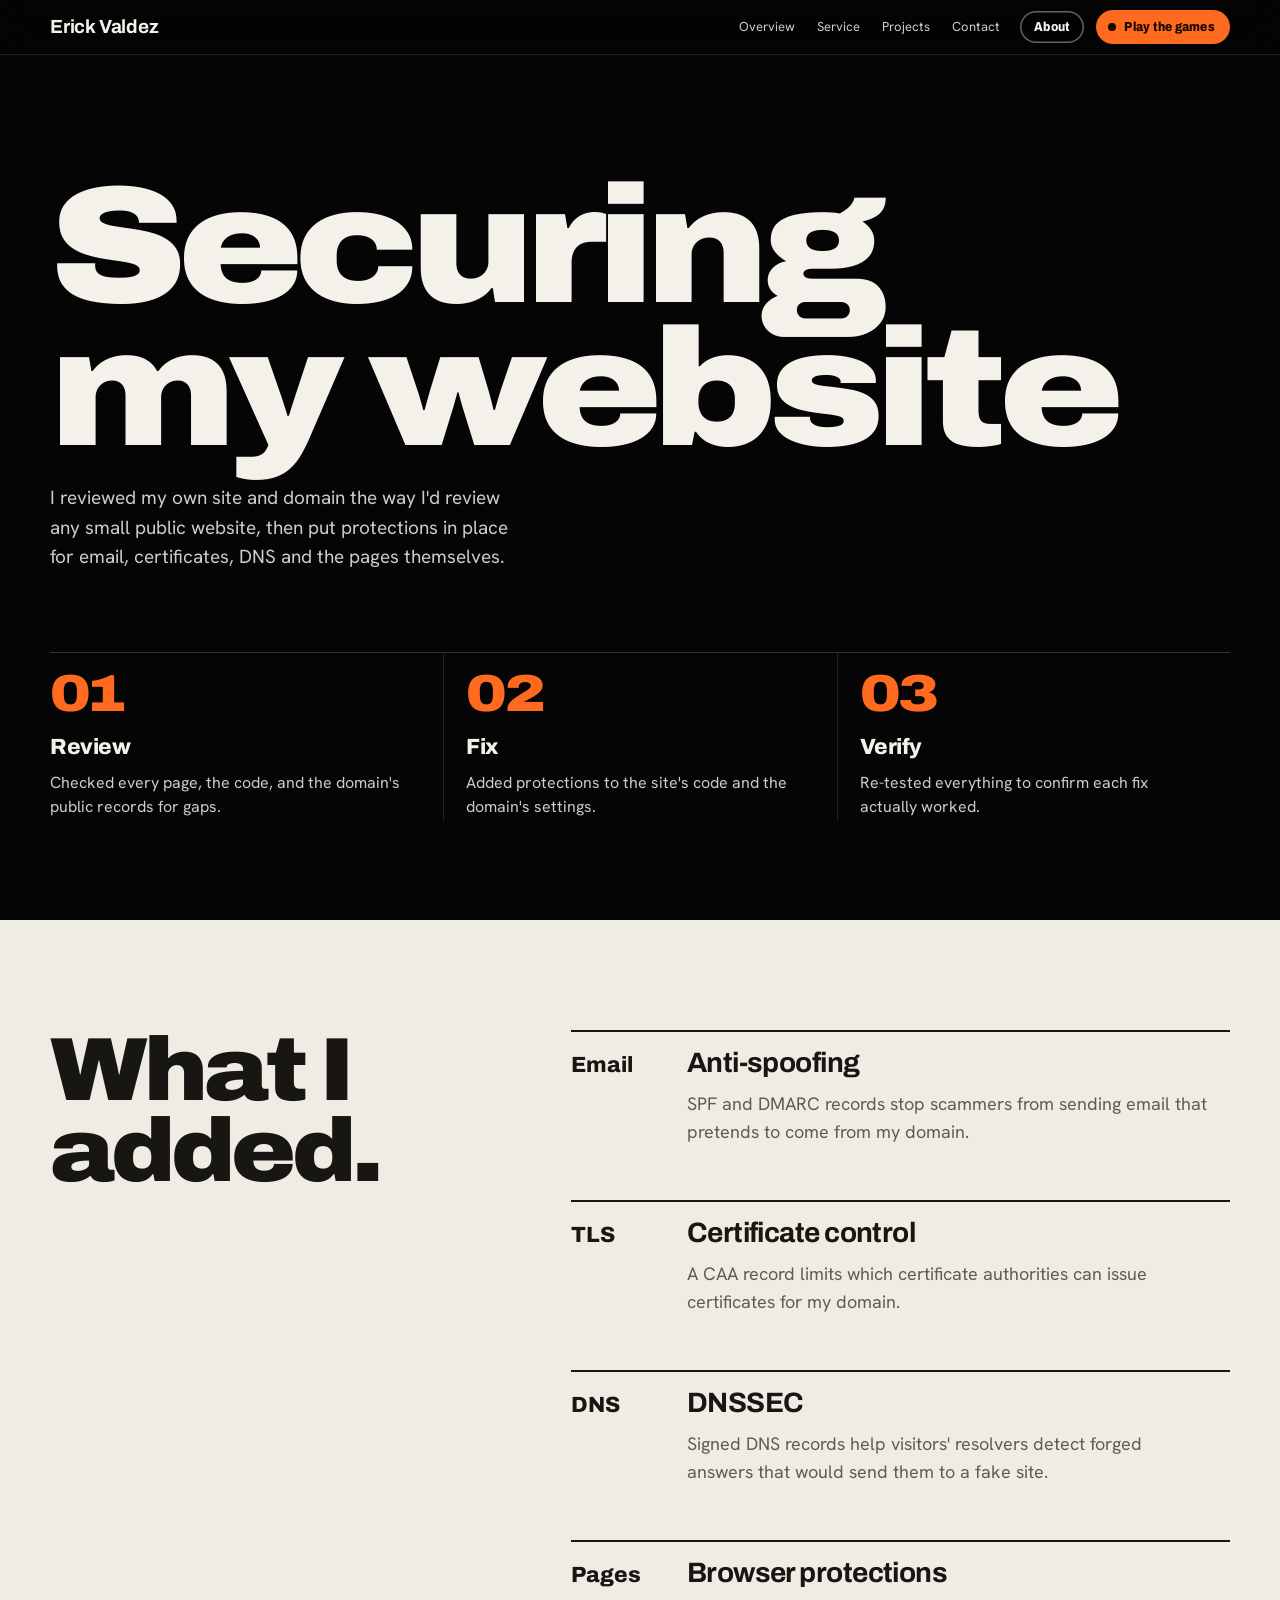
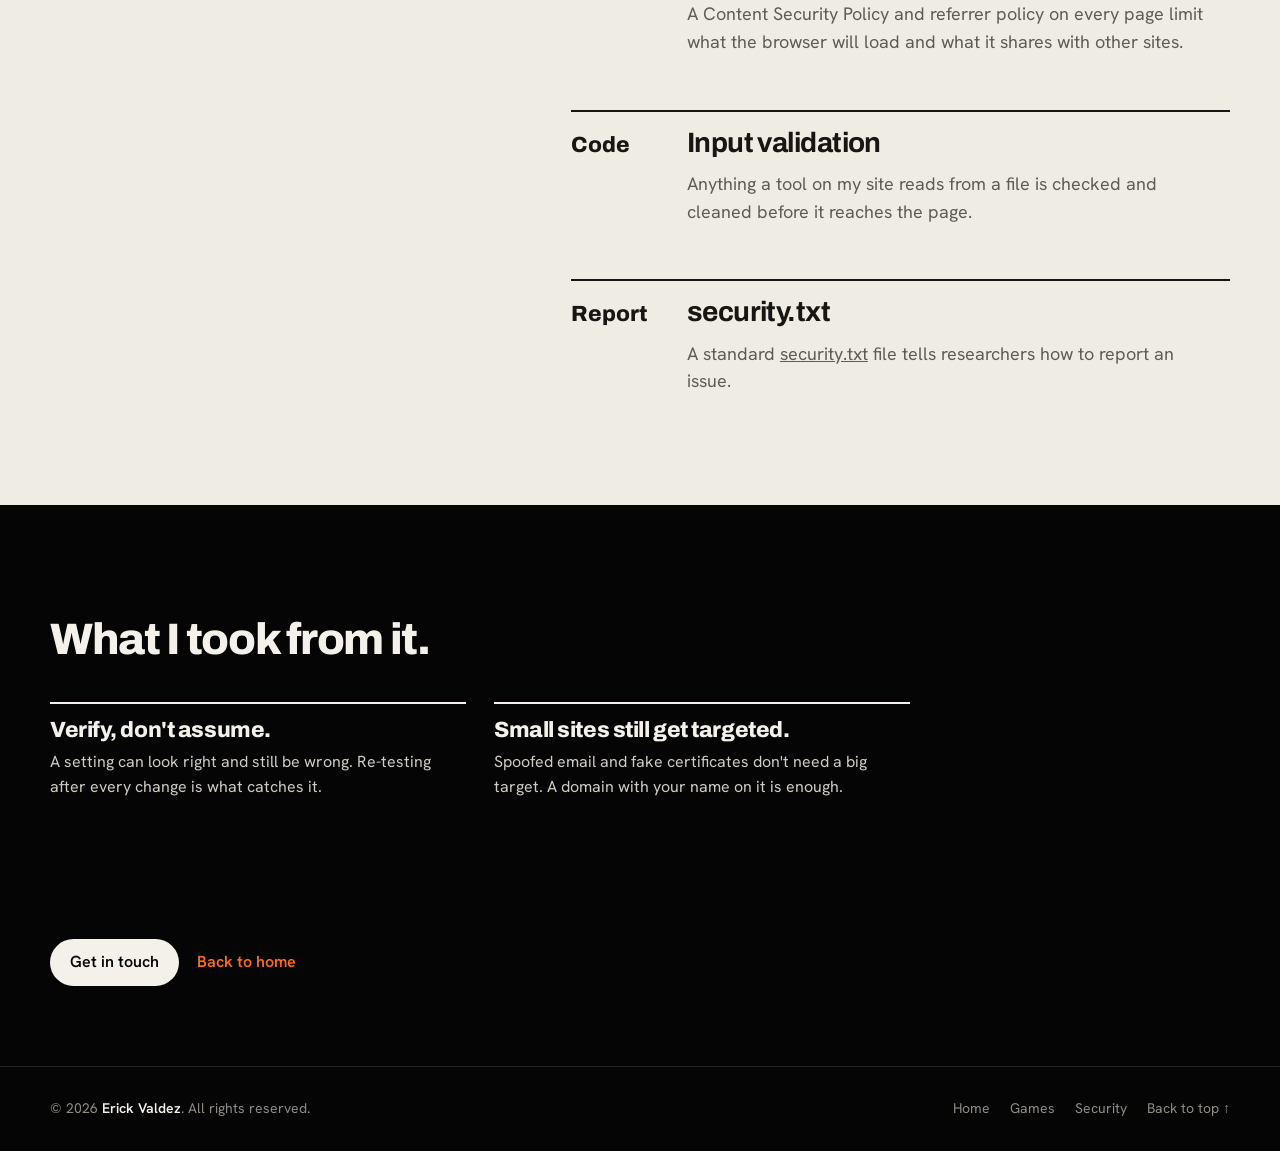
<file: security.html>
<!doctype html>
<html lang="en">
<head>
<meta charset="utf-8">
<meta http-equiv="Content-Security-Policy" content="default-src 'self'; script-src 'self' 'sha256-08X03vMUV/P7T+LoBbYfwhkOYdBcdcPbtRSwJUtWdy8='; style-src 'self' 'unsafe-inline'; font-src 'self'; img-src 'self' data:; connect-src 'self'; manifest-src 'self'; worker-src 'self'; object-src 'none'; base-uri 'none'; form-action 'none'; upgrade-insecure-requests">
<meta name="referrer" content="strict-origin-when-cross-origin">
<meta name="viewport" content="width=device-width, initial-scale=1, viewport-fit=cover">
<meta name="theme-color" content="#050505">
<title>Securing my website | Erick Valdez</title>
<meta name="description" content="How Erick Valdez audited and secured his own website and domain.">
<link rel="icon" href="/favicon.ico" sizes="any">
<link rel="icon" type="image/png" sizes="32x32" href="/favicon-32.png">
<link rel="apple-touch-icon" href="/apple-touch-icon.png">
<meta property="og:type" content="website">
<meta property="og:site_name" content="Erick Valdez">
<meta property="og:title" content="Securing my website | Erick Valdez">
<meta property="og:description" content="How Erick Valdez audited and secured his own website and domain.">
<meta property="og:url" content="https://erickvaldez.com/security">
<meta property="og:image" content="https://erickvaldez.com/og-image.jpg">
<meta property="og:image:alt" content="Erick Valdez: Disciplined. Goal-driven. Building toward a career in cybersecurity. +1, better than yesterday.">
<meta name="twitter:card" content="summary_large_image">
<link rel="canonical" href="https://erickvaldez.com/security">
<link rel="preload" href="/fonts/archivo.woff2" as="font" type="font/woff2" crossorigin>
<link rel="preload" href="/fonts/hanken-grotesk.woff2" as="font" type="font/woff2" crossorigin>
<link rel="stylesheet" href="/fonts/fonts.css">
<link rel="stylesheet" href="/site.css?v=11">
<style>
  .method { background: var(--ink); padding-block: 10px 100px; }
  .method .max { display: grid; grid-template-columns: repeat(3, minmax(0, 1fr)); border-top: 1px solid rgba(243,241,234,0.18); }
  .method .step { padding: 18px 22px 0 0; }
  .method .step + .step { padding-left: 22px; border-left: 1px solid rgba(243,241,234,0.12); }
  .method .n { font-family: var(--display); font-weight: 900; font-stretch: 120%; font-size: 52px; line-height: 0.9; letter-spacing: -0.05em; color: var(--flare); }
  .method h2 { font-family: var(--display); font-weight: 800; font-size: 22px; margin: 12px 0 6px; letter-spacing: -0.02em; }
  .method p { margin: 0; color: #cfccc4; font-size: 16px; }
  @media (max-width: 700px) { .method .max { grid-template-columns: 1fr; } .method .step + .step { padding-left: 0; border-left: 0; border-top: 1px solid rgba(243,241,234,0.12); margin-top: 18px; } }
  .lessons { background: var(--ink); padding-block: 100px 20px; }
  .lessons h2 { font-family: var(--display); font-weight: 800; font-size: clamp(30px, 4vw, 44px); letter-spacing: -0.03em; margin: 0 0 28px; }
  .lessons ul { list-style: none; margin: 0; padding: 0; display: grid; grid-template-columns: repeat(2, minmax(0, 1fr)); gap: 28px; max-width: 860px; }
  .lessons li { border-top: 2px solid var(--bone); padding-top: 14px; }
  .lessons h3 { font-family: var(--display); font-weight: 800; font-size: 22px; letter-spacing: -0.02em; margin: 0 0 8px; line-height: 1.1; }
  .lessons p { margin: 0; color: #cfccc4; font-size: 16px; }
  @media (max-width: 700px) { .lessons ul { grid-template-columns: 1fr; } }
</style>
</head>
<body>
<header class="lnav gutter">
  <div class="max">
    <a class="name" href="/">Erick Valdez</a>
    <nav aria-label="Sections"><a href="/#short">Overview</a><a href="/#service">Service</a><a href="/#packet">Projects</a><a href="/#contact">Contact</a></nav>
    <a class="about-pill" href="/#about">About</a>
    <a class="play" href="/games"><span class="dot" aria-hidden="true"></span><span>Play<span class="pl-x"> the games</span></span></a>
  </div>
</header>

<main>
  <section class="page-head gutter" aria-labelledby="s-title">
    <div class="max">
      <h1 id="s-title">Securing<br>my website</h1>
      <p>I reviewed my own site and domain the way I'd review any small public website, then put protections in place for email, certificates, DNS and the pages themselves.</p>
    </div>
  </section>

  <section class="method gutter" aria-label="Approach">
    <div class="max">
      <div class="step"><span class="n">01</span><h2>Review</h2><p>Checked every page, the code, and the domain's public records for gaps.</p></div>
      <div class="step"><span class="n">02</span><h2>Fix</h2><p>Added protections to the site's code and the domain's settings.</p></div>
      <div class="step"><span class="n">03</span><h2>Verify</h2><p>Re-tested everything to confirm each fix actually worked.</p></div>
    </div>
  </section>

  <section class="service gutter" aria-labelledby="c-title">
    <div class="max">
      <h2 id="c-title">What I added.</h2>
      <ol>
        <li><span class="yr">Email</span><h3>Anti-spoofing</h3><p>SPF and DMARC records stop scammers from sending email that pretends to come from my domain.</p></li>
        <li><span class="yr">TLS</span><h3>Certificate control</h3><p>A CAA record limits which certificate authorities can issue certificates for my domain.</p></li>
        <li><span class="yr">DNS</span><h3>DNSSEC</h3><p>Signed DNS records help visitors' resolvers detect forged answers that would send them to a fake site.</p></li>
        <li><span class="yr">Pages</span><h3>Browser protections</h3><p>A Content Security Policy and referrer policy on every page limit what the browser will load and what it shares with other sites.</p></li>
        <li><span class="yr">Code</span><h3>Input validation</h3><p>Anything a tool on my site reads from a file is checked and cleaned before it reaches the page.</p></li>
        <li><span class="yr">Report</span><h3>security.txt</h3><p>A standard <a href="/.well-known/security.txt">security.txt</a> file tells researchers how to report an issue.</p></li>
      </ol>
    </div>
  </section>

  <section class="lessons gutter" aria-labelledby="l-title">
    <div class="max">
      <h2 id="l-title">What I took from it.</h2>
      <ul>
        <li><h3>Verify, don't assume.</h3><p>A setting can look right and still be wrong. Re-testing after every change is what catches it.</p></li>
        <li><h3>Small sites still get targeted.</h3><p>Spoofed email and fake certificates don't need a big target. A domain with your name on it is enough.</p></li>
      </ul>
    </div>
  </section>

  <section class="contact gutter" aria-label="Contact">
    <div class="max">
      <div class="row"><a class="btn fill" href="/#contact">Get in touch</a><a class="link" href="/">Back to home</a></div>
    </div>
  </section>
</main>
<footer class="site-foot gutter">
  <div class="max">
    <p>&copy; <span id="yr">2026</span> <b>Erick Valdez</b>. All rights reserved.</p>
    <nav aria-label="Footer"><a href="/">Home</a><a href="/games">Games</a><a href="/security">Security</a><a href="#" id="to-top">Back to top &uarr;</a></nav>
  </div>
</footer>
<script>document.getElementById("yr").textContent=new Date().getFullYear();document.getElementById("to-top").addEventListener("click",function(e){e.preventDefault();window.scrollTo({top:0,behavior:matchMedia("(prefers-reduced-motion: reduce)").matches?"auto":"smooth"});});</script>
</body>
</html>
</file>
<file: fonts/fonts.css>
/* Self-hosted fonts (Latin subset, from Fontsource / Google Fonts, SIL Open Font License).
   Browsers only download a file when a page actually uses that family. */
@font-face { font-family: "Archivo"; font-style: normal; font-display: swap; font-weight: 100 900; font-stretch: 62% 125%; src: url("/fonts/archivo.woff2") format("woff2"); }
@font-face { font-family: "Hanken Grotesk"; font-style: normal; font-display: swap; font-weight: 100 900; src: url("/fonts/hanken-grotesk.woff2") format("woff2"); }
@font-face { font-family: "Bricolage Grotesque"; font-style: normal; font-display: swap; font-weight: 200 800; src: url("/fonts/bricolage-grotesque.woff2") format("woff2"); }
@font-face { font-family: "Plus Jakarta Sans"; font-style: normal; font-display: swap; font-weight: 200 800; src: url("/fonts/plus-jakarta-sans.woff2") format("woff2"); }
@font-face { font-family: "DM Mono"; font-style: normal; font-display: swap; font-weight: 400; src: url("/fonts/dm-mono-400.woff2") format("woff2"); }
@font-face { font-family: "DM Mono"; font-style: normal; font-display: swap; font-weight: 500; src: url("/fonts/dm-mono-500.woff2") format("woff2"); }

/* Size-matched fallbacks: while the real font loads, the backup font is scaled to the
   same width and line height, so text doesn't jump when the real font swaps in. */
@font-face { font-family: "Archivo Fallback"; src: local("Arial"), local("Helvetica Neue"), local("Liberation Sans"); size-adjust: 113%; ascent-override: 78%; descent-override: 18.6%; line-gap-override: 0%; }
@font-face { font-family: "Hanken Fallback"; src: local("Arial"), local("Helvetica Neue"), local("Liberation Sans"); size-adjust: 98.4%; ascent-override: 101.6%; descent-override: 30.5%; line-gap-override: 0%; }
</file>
<file: site.css>
/* Layout: a product-launch page where the product is a person. Dark hero with one scroll-driven moment, then alternating dark and paper sections, each with a different, intentionally lopsided layout. Single committed look. */
:root {
  color-scheme: dark;
  --ink: #050505;
  --ink-2: #121210;
  --paper: #efece4;
  --paper-text: #171613;
  --bone: #f3f1ea;
  --dim: #8f8c84;
  --dim-paper: #5f5c55;
  --flare: #ff6a1f;
  --olive: #8d9a5b;
  --display: "Archivo", "Archivo Fallback", "Helvetica Neue", Arial, sans-serif;
  --text: "Hanken Grotesk", "Hanken Fallback", "Helvetica Neue", Arial, sans-serif;
}
* { box-sizing: border-box; }
html { scroll-behavior: smooth; scroll-padding-top: 64px; }
body { margin: 0; background: var(--ink); color: var(--bone); font-family: var(--text); font-size: 18px; line-height: 1.55; -webkit-font-smoothing: antialiased; }
body::before { content: ""; position: fixed; inset: 0 0 auto; height: env(safe-area-inset-top, 0px); z-index: 30; background: rgba(5,5,5,0.86); }
a { color: inherit; }
.gutter { padding-left: max(20px, env(safe-area-inset-left, 0px)); padding-right: max(20px, env(safe-area-inset-right, 0px)); }
.max { max-width: 1180px; margin: 0 auto; }
:focus-visible { outline: 2px solid var(--flare); outline-offset: 3px; }

/* ---------- local nav ---------- */
.lnav { position: sticky; top: env(safe-area-inset-top, 0px); z-index: 20; background: rgba(5,5,5,0.78); -webkit-backdrop-filter: saturate(160%) blur(18px); backdrop-filter: saturate(160%) blur(18px); border-bottom: 1px solid rgba(243,241,234,0.12); }
.lnav .max { display: flex; align-items: center; gap: 20px; height: 54px; }
.lnav .name { font-family: var(--display); font-weight: 700; font-size: 19px; letter-spacing: -0.01em; text-decoration: none; margin-right: auto; }
.lnav nav { display: flex; gap: 22px; font-size: 13px; color: #cfccc4; }
.lnav nav a { text-decoration: none; }
.lnav nav a:hover { color: var(--bone); }
.play { position: relative; isolation: isolate; display: inline-flex; align-items: center; gap: 8px; font-family: var(--display); font-stretch: 88%; font-size: 13px; font-weight: 800; letter-spacing: 0.02em; text-decoration: none; background: var(--flare); color: #160700; padding: 7px 15px 7px 12px; border-radius: 999px; }
/* pulse ring: a separate layer that only scales and fades, so the nav is not repainted every frame */
.play::before { content: ""; position: absolute; top: 0; right: 0; bottom: 0; left: 0; z-index: -1; border-radius: inherit; background: rgba(255,106,31,0.55); transform: scale(1); opacity: 0; will-change: transform, opacity; animation: playPulse 2.6s ease-out infinite; pointer-events: none; }
.play:hover { background: #ff8746; }
.play .dot { width: 8px; height: 8px; border-radius: 50%; background: #160700; }
@keyframes playPulse { 0% { transform: scale(1, 1); opacity: 0.9; } 70%, 100% { transform: scale(1.16, 1.8); opacity: 0; } }
@media (prefers-reduced-motion: reduce) { .play::before { animation: none; } }
@media (max-width: 760px) { .lnav nav { display: none; } }
/* touch screens: a solid nav instead of a live blur, which iPhones must recompute on every scroll frame */
@media (hover: none) { .lnav { -webkit-backdrop-filter: none; backdrop-filter: none; background: rgba(5,5,5,0.95); } }

/* ---------- hero: one scroll-driven moment ---------- */
/* svh = the visible height with the browser toolbar showing, so nothing hides behind Safari's bar and the layout doesn't jump when the bar slides away */
.hero { position: relative; height: 230vh; height: 230svh; }
/* pinned right under the 54px nav and exactly one screen tall, so the buttons at the bottom are never cut off and the headline doesn't shift when it locks */
.hero-pin { position: sticky; top: calc(54px + env(safe-area-inset-top, 0px)); height: calc(100vh - 54px); height: calc(100svh - 54px - env(safe-area-inset-top, 0px)); min-height: 500px; overflow: hidden; display: grid; grid-template-rows: auto 1fr; padding-top: clamp(20px, 4svh, 44px); }
.hero-copy { position: relative; z-index: 2; }
.hero-kicker { font-family: var(--display); font-weight: 700; font-size: clamp(20px, 2.4vw, 28px); margin: 0; color: var(--flare); letter-spacing: -0.01em; }
.hero h1 { font-family: var(--display); font-weight: 900; font-stretch: 112%; font-size: clamp(42px, 7.6vw, 112px); line-height: 0.92; letter-spacing: -0.04em; margin: 8px 0 0; max-width: 13ch; }
.hero-num {
  position: absolute; right: -2vw; bottom: -6vh; bottom: -6svh; z-index: 1; will-change: transform; pointer-events: none;
  font-family: var(--display); font-weight: 900; font-stretch: 125%;
  font-size: clamp(220px, 46vw, 680px); line-height: 0.8; letter-spacing: -0.06em;
  color: transparent; -webkit-text-stroke: 1.5px rgba(243,241,234,0.22);
  transform: translate3d(0, calc(var(--p, 0) * -14vh), 0) scale(calc(1 + var(--p, 0) * 0.08));
  transform: translate3d(0, calc(var(--p, 0) * -14svh), 0) scale(calc(1 + var(--p, 0) * 0.08));
  transform-origin: 80% 80%;
}
/* Orange fill: two layers slide in opposite directions inside a clipping box, so the text is drawn once
   and the phone's graphics chip just moves it (no repainting the giant text on every scroll frame).
   --q is 0 until the intro text has faded, then runs to 1. */
.hero-num .fill { position: absolute; top: 0; right: 0; bottom: 0; left: 0; overflow: hidden; transform: translate3d(0, calc((1 - var(--q, 0)) * 100%), 0); will-change: transform; backface-visibility: hidden; -webkit-backface-visibility: hidden; }
.hero-num .fill-in { display: block; color: var(--flare); -webkit-text-stroke: 0; transform: translate3d(0, calc((var(--q, 0) - 1) * 100%), 0); will-change: transform; backface-visibility: hidden; -webkit-backface-visibility: hidden; }
/* Orange line: revealed left to right by sliding layers instead of redrawing the stroke each frame */
.hero-path { position: absolute; left: 0; right: 0; bottom: 18vh; bottom: 18svh; z-index: 1; height: 140px; pointer-events: none; overflow: hidden; transform: translate3d(calc((var(--p, 0) - 1) * 100%), 0, 0); will-change: transform; }
.hero-path-in { position: absolute; top: 0; right: 0; bottom: 0; left: 0; transform: translate3d(calc((1 - var(--p, 0)) * 100%), 0, 0); will-change: transform; }
.hero-path svg { display: block; width: 100%; height: 100%; }
.hero-foot { position: absolute; left: max(20px, env(safe-area-inset-left, 0px)); right: max(20px, env(safe-area-inset-right, 0px)); bottom: calc(28px + env(safe-area-inset-bottom, 0px)); transition: visibility 0s; z-index: 2; display: flex; justify-content: space-between; gap: 20px; align-items: end; flex-wrap: wrap; }
.hero-foot p { margin: 0; max-width: 46ch; color: #cfccc4; font-size: 17px; }
.hero-foot p, .hero-foot .ctas { opacity: calc(1 - var(--p, 0) * 3.4); transform: translate3d(0, calc(var(--p, 0) * -24px), 0); }
.hero-foot .ctas { display: flex; gap: 12px; align-items: center; }
/* once the intro text has faded, hide it so invisible buttons can't be tapped */
.hero.faded .hero-foot { visibility: hidden; pointer-events: none; }
.btn { font-weight: 600; font-size: 16px; text-decoration: none; padding: 11px 20px; border-radius: 999px; display: inline-flex; align-items: center; min-height: 44px; }
.btn.fill { background: var(--bone); color: var(--ink); }
.btn.fill:hover { background: #ffffff; }
.link { font-weight: 600; font-size: 16px; color: var(--flare); text-decoration: none; display: inline-flex; align-items: center; min-height: 44px; }
.link:hover { text-decoration: underline; }

/* ---------- short version: horizontal reel ---------- */
.reel-sec { padding-block: 96px 72px; background: var(--ink); }
.reel-head { display: flex; justify-content: space-between; align-items: end; gap: 20px; flex-wrap: wrap; margin-bottom: 28px; }
.reel-head h2 { font-family: var(--display); font-weight: 800; font-size: clamp(34px, 5vw, 56px); letter-spacing: -0.03em; line-height: 1; margin: 0; }
.reel-ctl { display: flex; gap: 10px; }
.reel-ctl button { width: 44px; height: 44px; border-radius: 50%; border: 0; background: #23221f; color: var(--bone); font-size: 20px; cursor: pointer; }
.reel-ctl button:hover { background: #33312d; }
.reel { display: flex; gap: 18px; overflow-x: auto; scroll-snap-type: x mandatory; scroll-padding-inline: max(20px, calc((100vw - 1180px) / 2)) 20px; padding-bottom: 14px; scrollbar-width: none; padding-left: max(20px, calc((100vw - 1180px) / 2)); padding-right: 20px; }
.reel::-webkit-scrollbar { display: none; }
.slide { flex: none; scroll-snap-align: start; width: min(78vw, 520px); height: 440px; border-radius: 26px; padding: 30px; display: flex; flex-direction: column; justify-content: space-between; position: relative; overflow: hidden; }
.slide h3 { font-family: var(--display); font-weight: 800; font-size: clamp(26px, 3vw, 34px); line-height: 1.05; letter-spacing: -0.025em; margin: 0; max-width: 14ch; }
.slide p { margin: 0; font-size: 16px; max-width: 32ch; }
.slide.s1 { background: #1a1916; }
.slide.s1 .big { font-family: var(--display); font-weight: 900; font-stretch: 120%; font-size: 200px; line-height: 0.8; letter-spacing: -0.06em; color: var(--flare); position: absolute; right: 20px; bottom: 74px; }
.slide.s2 { background: var(--olive); color: #10120a; width: min(70vw, 420px); }
.slide.s1.soon .big { font-size: 140px; color: transparent; -webkit-text-stroke: 2px var(--flare); }
.slide.s2 p { color: #1d2111; }
.slide.s3 { background: var(--bone); color: var(--ink); }
.slide.s3 .bars { display: flex; gap: 6px; align-items: end; height: 120px; }
.slide.s3 .bars i { flex: 1; background: var(--ink); border-radius: 4px 4px 0 0; }
.slide.s4 { background: #2a1408; color: #ffe9dc; width: min(84vw, 600px); }
.slide.s4 .lanes { position: absolute; right: 28px; top: 26px; bottom: 120px; width: 150px; display: grid; grid-template-columns: repeat(3, 1fr); gap: 6px; }
.slide.s4 .lanes span { border-left: 1px dashed rgba(255,233,220,0.25); position: relative; }
.slide.s4 .pk { position: absolute; left: 50%; bottom: 0; width: 22px; height: 22px; background: #4fd1ff; transform: translateX(-50%) rotate(45deg); border-radius: 5px; box-shadow: 0 0 22px rgba(79,209,255,0.8); }
.slide.s4 .fw { position: absolute; left: -2px; right: 4px; top: 30%; height: 12px; border-radius: 3px; background: linear-gradient(#ffd27a, var(--flare)); box-shadow: 0 -8px 18px rgba(255,106,31,0.75); }

/* ---------- numbers: lopsided stats ---------- */
.nums { background: var(--ink); padding-block: 40px 110px; }
.nums .max { display: grid; grid-template-columns: minmax(0, 7fr) minmax(0, 5fr); gap: 40px 60px; align-items: end; }
.stat-hero { border-top: 1px solid rgba(243,241,234,0.18); padding-top: 18px; }
.stat-hero b { display: block; font-family: var(--display); font-weight: 900; font-stretch: 118%; font-size: clamp(110px, 20vw, 260px); line-height: 0.82; letter-spacing: -0.06em; }
.stat-hero span { display: block; margin-top: 14px; font-size: 20px; max-width: 26ch; color: #cfccc4; }
.stat-side { display: grid; gap: 34px; padding-bottom: 12px; }
.stat-side div { border-top: 1px solid rgba(243,241,234,0.18); padding-top: 14px; }
.stat-side b { display: block; font-family: var(--display); font-weight: 800; font-size: clamp(44px, 6vw, 72px); line-height: 0.95; letter-spacing: -0.035em; }
.stat-side span { color: #cfccc4; font-size: 16px; }
sup a { color: var(--dim); text-decoration: none; font-size: 0.6em; margin-left: 2px; }

/* ---------- service: paper section with sticky title ---------- */
.service { background: var(--paper); color: var(--paper-text); padding-block: 110px; }
.service .max { display: grid; grid-template-columns: minmax(0, 5fr) minmax(0, 7fr); gap: 50px; align-items: start; }
.service h2 { position: sticky; top: 90px; font-family: var(--display); font-weight: 900; font-stretch: 110%; font-size: clamp(44px, 7vw, 96px); line-height: 0.9; letter-spacing: -0.045em; margin: 0; }
.service ol { list-style: none; margin: 0; padding: 0; display: grid; gap: 54px; counter-reset: none; }
.service li { border-top: 2px solid var(--paper-text); padding-top: 16px; display: grid; grid-template-columns: 96px minmax(0, 1fr); gap: 8px 20px; }
.service .yr { font-family: var(--display); font-weight: 800; font-size: 22px; }
.service h3 { margin: 0; font-family: var(--display); font-weight: 700; font-size: 28px; letter-spacing: -0.02em; line-height: 1.1; }
.service p { grid-column: 2; margin: 0; color: var(--dim-paper); max-width: 52ch; }
.service li.next .yr, .service li.next h3 { color: #b2440d; }

/* ---------- packet dash: product viewer ---------- */
.viewer { background: #0d0c0b; padding-block: 110px; overflow: hidden; }
.viewer .max { display: grid; grid-template-columns: minmax(0, 6fr) minmax(0, 5fr); gap: 50px; align-items: center; }
.viewer h2 { font-family: var(--display); font-weight: 800; font-size: clamp(36px, 5.4vw, 66px); letter-spacing: -0.035em; line-height: 0.98; margin: 0 0 18px; }
.viewer .lead { color: #cfccc4; max-width: 40ch; margin: 0 0 26px; }
.edition-pick { display: flex; gap: 14px; align-items: center; margin-bottom: 16px; }
.edition-pick button { width: 34px; height: 34px; border-radius: 50%; border: 2px solid transparent; cursor: pointer; padding: 0; box-shadow: inset 0 0 0 3px #0d0c0b; }
.edition-pick button[aria-pressed="true"] { border-color: var(--bone); }
.edition-pick .lbl { font-size: 15px; color: #cfccc4; margin-left: 6px; }
.ed-detail { min-height: 110px; }
.ed-detail p { margin: 0 0 18px; max-width: 40ch; }
.screen { justify-self: end; width: min(100%, 340px); aspect-ratio: 9 / 18; border-radius: 44px; background: #050505; border: 10px solid #22211e; position: relative; overflow: hidden; box-shadow: 0 40px 90px rgba(0,0,0,0.6); }
.screen .track { position: absolute; inset: 0 14%; display: grid; grid-template-columns: repeat(3, 1fr); }
.screen .track span { border-left: 1px dashed rgba(243,241,234,0.14); }
.screen .track span:last-child { border-right: 1px dashed rgba(243,241,234,0.14); }
.screen .fw2 { position: absolute; height: 14px; border-radius: 3px; background: linear-gradient(#ffd27a, var(--flare)); box-shadow: 0 -10px 22px rgba(255,106,31,0.8); }
.screen .mw { position: absolute; width: 26px; height: 32px; border-radius: 50%; background: #ff4d6d; box-shadow: 0 0 20px rgba(255,77,109,0.8); }
.screen .pk2 { position: absolute; left: 50%; bottom: 18%; width: 30px; height: 30px; margin-left: -15px; background: var(--edc, #4fd1ff); transform: rotate(45deg); border-radius: 7px; box-shadow: 0 0 30px var(--edc, #4fd1ff); transition: background 0.3s, box-shadow 0.3s; }
.screen .tag { position: absolute; top: 22px; left: 0; right: 0; text-align: center; font-family: var(--display); font-weight: 700; font-size: 13px; color: var(--edc, #4fd1ff); transition: color 0.3s; }
.screen .fly { position: absolute; left: 0; right: 0; top: -20%; height: 140%; animation: fall 3.6s linear infinite; }
@keyframes fall { to { transform: translateY(30%); } }

/* ---------- compare ---------- */
.compare { background: var(--paper); color: var(--paper-text); padding-block: 100px 110px; }
.compare h2 { font-family: var(--display); font-weight: 800; font-size: clamp(34px, 5vw, 58px); letter-spacing: -0.035em; line-height: 1; margin: 0 0 40px; max-width: 16ch; }
.cmp { display: grid; grid-template-columns: minmax(0, 4fr) minmax(0, 6fr); border-top: 2px solid var(--paper-text); }
.cmp .col { padding: 22px 0; display: grid; gap: 26px; align-content: start; }
.cmp .col + .col { border-left: 1px solid rgba(23,22,19,0.2); padding-left: 32px; }
.cmp .col:first-child { padding-right: 32px; }
.cmp h3 { font-family: var(--display); font-weight: 800; font-size: 24px; margin: 0; letter-spacing: -0.02em; }
.cmp .col:last-child h3 { color: #b2440d; }
.cmp dl { margin: 0; display: grid; gap: 18px; }
.cmp dt { font-size: 14px; color: var(--dim-paper); }
.cmp dd { margin: 2px 0 0; font-family: var(--display); font-weight: 700; font-size: 22px; letter-spacing: -0.015em; line-height: 1.2; }

/* ---------- contact + footnotes ---------- */
.contact { background: var(--ink); padding-block: 120px 80px; }
.contact h2 { font-family: var(--display); font-weight: 900; font-stretch: 115%; font-size: clamp(52px, 10vw, 150px); line-height: 0.88; letter-spacing: -0.05em; margin: 0 0 28px; max-width: 9ch; }
.contact .row { display: flex; gap: 18px; align-items: center; flex-wrap: wrap; }
.notes { border-top: 1px solid rgba(243,241,234,0.14); margin-top: 90px; padding-top: 22px; color: var(--dim); font-size: 12.5px; line-height: 1.6; }
.notes ol { margin: 0; padding-left: 18px; display: grid; gap: 6px; max-width: 90ch; }

@media (max-width: 820px) {
  .nums .max, .service .max, .viewer .max { grid-template-columns: 1fr; }
  .service h2 { position: static; }
  .service li { grid-template-columns: 1fr; }
  .service p { grid-column: 1; }
  .screen { justify-self: center; width: min(78vw, 300px); }
  .cmp { grid-template-columns: 1fr; }
  .cmp .col + .col { border-left: 0; padding-left: 0; border-top: 1px solid rgba(23,22,19,0.2); }
  .cmp .col:first-child { padding-right: 0; }
  /* phones: shorter scroll, smaller 25H, and the intro text fades out before the orange fill reaches it */
  .hero { height: 190vh; height: 175svh; }
  .hero-num { font-size: clamp(170px, 50vw, 420px); right: -5vw; bottom: -2svh; }
  .hero-path { bottom: 24svh; }
  .hero-foot p { font-size: 16px; }
  .slide { height: 400px; }
  .slide.s1 .big { font-size: 150px; }
}
@media (prefers-reduced-motion: reduce) {
  html { scroll-behavior: auto; }
  .hero { height: auto; }
  .hero-pin { position: relative; height: auto; min-height: 640px; }
  .hero.faded .hero-foot { visibility: visible; pointer-events: auto; }
  .hero-num .fill { display: none; }
  .hero-path, .hero-path-in { transform: none; }
  .screen .fly { animation: none; }
}

/* ---------- games page ---------- */
.page-head { padding-block: 120px 70px; background: var(--ink); }
.page-head h1 { font-family: var(--display); font-weight: 900; font-stretch: 115%; font-size: clamp(64px, 13vw, 180px); line-height: 0.86; letter-spacing: -0.05em; margin: 0; }
.page-head p { margin: 22px 0 0; max-width: 44ch; color: #cfccc4; font-size: 19px; }
.quiz-sec { background: var(--paper); color: var(--paper-text); padding-block: 110px; }
.quiz-sec .max { display: grid; grid-template-columns: minmax(0, 5fr) minmax(0, 7fr); gap: 50px; align-items: start; }
.quiz-sec h2 { font-family: var(--display); font-weight: 900; font-stretch: 110%; font-size: clamp(44px, 7vw, 96px); line-height: 0.9; letter-spacing: -0.045em; margin: 0 0 18px; }
.quiz-sec .intro { color: var(--dim-paper); max-width: 34ch; margin: 0; }
@media (max-width: 820px) { .quiz-sec .max { grid-template-columns: 1fr; } }

/* ---------- Port Quiz: paper card, same build as Packet Racer's question cards ---------- */
.quiz {
  --q-bg: #f8f6f0; --q-fg: #171613; --q-muted: #5f5c55; --q-line: #cfc9bb; --q-panel: #e3dfd5; --q-opt: rgba(255,255,255,0.55);
  --q-accent: #b2440d; --q-good: #2f6b3a; --q-bad: #b3362b; --q-btn: #171613; --q-btn-text: #efece4;
  max-width: 560px; display: grid; gap: 14px; background: var(--q-bg); color: var(--q-fg);
  border-top: 5px solid var(--flare); border-radius: 6px; padding: 24px 22px 22px;
  box-shadow: 0 0 0 1px #dcd6c8, 0 24px 60px rgba(23, 22, 19, 0.14);
}
.quiz-meta { display: flex; justify-content: space-between; align-items: baseline; gap: 10px; font-family: var(--display); font-weight: 700; font-stretch: 85%; font-size: 11px; letter-spacing: 0.14em; text-transform: uppercase; color: var(--q-muted); }
.quiz-meta b { color: var(--q-fg); font-weight: 800; letter-spacing: 0.06em; }
.quiz-steps { display: grid; grid-template-columns: repeat(10, 1fr); gap: 4px; }
.quiz-steps span { height: 5px; border-radius: 999px; background: var(--q-panel); }
.quiz-steps span.ok { background: var(--q-good); }
.quiz-steps span.no { background: var(--q-bad); }
.quiz-steps span.now { background: var(--q-fg); }
.quiz-label { font-family: var(--display); font-weight: 700; font-stretch: 85%; font-size: 11px; letter-spacing: 0.14em; text-transform: uppercase; color: var(--q-muted); margin: 0; }
.quiz-port { font-family: var(--display); font-weight: 900; font-stretch: 75%; font-size: clamp(96px, 22vw, 150px); line-height: 0.82; letter-spacing: -0.03em; color: var(--q-accent); margin: 2px 0 0; font-variant-numeric: tabular-nums; }
.quiz-options { display: grid; grid-template-columns: 1fr 1fr; gap: 8px; }
.quiz-options button {
  font-family: var(--display); font-weight: 700; font-stretch: 88%; font-size: 17px; text-align: left; cursor: pointer;
  display: flex; gap: 12px; align-items: baseline; min-height: 50px; padding: 13px 14px; border-radius: 6px;
  background: var(--q-opt); color: var(--q-fg); border: 1px solid var(--q-line);
}
.quiz-options button b { color: var(--q-muted); font-weight: 600; font-size: 14px; }
.quiz-options button:hover:not(:disabled) { border-color: var(--q-accent); }
.quiz-options button:disabled { cursor: default; }
.quiz-options button.correct { border-color: var(--q-good); background: color-mix(in srgb, var(--q-good) 14%, transparent); }
.quiz-options button.wrong { border-color: var(--q-bad); background: color-mix(in srgb, var(--q-bad) 12%, transparent); }
.quiz-options button.correct b { color: var(--q-good); }
.quiz-options button.wrong b { color: var(--q-bad); }
.quiz-fact { border-radius: 6px; padding: 12px 14px; font-size: 14px; line-height: 1.5; background: var(--q-panel); margin: 0; }
.quiz-fact strong { display: block; font-family: var(--display); font-weight: 800; font-stretch: 85%; font-size: 16px; margin-bottom: 2px; }
.quiz-fact.good strong { color: var(--q-good); }
.quiz-fact.bad strong { color: var(--q-bad); }
.quiz-go { font-family: var(--display); font-weight: 800; font-stretch: 85%; font-size: 17px; letter-spacing: 0.02em; cursor: pointer; width: 100%; padding: 14px 18px; border: 0; border-radius: 999px; background: var(--q-btn); color: var(--q-btn-text); }
.quiz-go:hover { filter: brightness(1.15); }
.quiz-go.ghost { background: transparent; color: var(--q-fg); border: 1.5px solid var(--q-fg); }
.quiz-keys { font-size: 12px; color: var(--q-muted); text-align: center; margin: 0; }
.quiz h3 { font-family: var(--display); font-weight: 800; font-stretch: 85%; font-size: 28px; letter-spacing: -0.005em; line-height: 1.05; margin: 0; }
.quiz-new { font-family: var(--display); font-weight: 800; letter-spacing: 0.1em; color: var(--q-good); text-align: center; font-size: 14px; }
.quiz-stats { display: grid; grid-template-columns: repeat(3, 1fr); gap: 8px; }
.quiz-stats div { background: var(--q-panel); border-radius: 6px; padding: 12px 8px; text-align: center; }
.quiz-stats .k { font-size: 10px; letter-spacing: 0.14em; text-transform: uppercase; color: var(--q-muted); }
.quiz-stats .v { font-family: var(--display); font-weight: 900; font-stretch: 75%; font-size: 28px; font-variant-numeric: tabular-nums; line-height: 1.1; }
.quiz-msg { margin: 0; color: var(--q-muted); font-size: 15px; }
.quiz-review { list-style: none; margin: 0; padding: 0; display: grid; gap: 8px; max-height: 46vh; overflow-y: auto; }
.quiz-review li { background: var(--q-panel); border-radius: 6px; padding: 10px 14px; border-left: 3px solid var(--q-line); display: grid; gap: 3px; font-size: 13px; line-height: 1.45; }
.quiz-review li.ok { border-left-color: var(--q-good); }
.quiz-review li.no { border-left-color: var(--q-bad); }
.quiz-review .rq { font-family: var(--display); font-weight: 800; font-stretch: 85%; font-size: 15px; }
.quiz-review .ry { color: var(--q-bad); } .quiz-review li.ok .ry { color: var(--q-good); }
.quiz-review .rf { color: var(--q-muted); font-size: 12px; }
.quiz :focus-visible { outline: 3px solid var(--q-fg); outline-offset: 2px; }
@media (max-width: 420px) { .quiz { padding: 22px 16px 18px; } .quiz-options button { font-size: 16px; } }

/* ---------- Games page themes (html[data-theme] is only set on /games) ---------- */
.theme-btn { width: 34px; height: 34px; border-radius: 50%; display: inline-grid; place-items: center; cursor: pointer; padding: 0; background: transparent; color: #cfccc4; border: 1px solid rgba(243,241,234,0.22); }
.theme-btn:hover { color: var(--bone); border-color: var(--bone); }
.theme-btn svg { width: 16px; height: 16px; }
:root[data-theme="dark"] .quiz-sec { background: var(--ink); color: var(--bone); }
:root[data-theme="dark"] .quiz-sec .intro { color: var(--dim); }
:root[data-theme="dark"] .quiz {
  --q-bg: #121210; --q-fg: #f3f1ea; --q-muted: #8f8c84; --q-line: #2f2d28; --q-panel: #1f1e1b; --q-opt: rgba(255,255,255,0.035);
  --q-accent: #ff6a1f; --q-good: #3ddc97; --q-bad: #ff4d6d; --q-btn: #f3f1ea; --q-btn-text: #050505;
  box-shadow: 0 0 0 1px #262420, 0 30px 80px rgba(0, 0, 0, 0.6);
}
:root[data-theme="light"] { color-scheme: light; }
:root[data-theme="light"] body { background: var(--paper); color: var(--paper-text); }
:root[data-theme="light"] body::before { background: rgba(239,236,228,0.9); }
:root[data-theme="light"] .lnav { background: rgba(239,236,228,0.82); border-bottom-color: rgba(23,22,19,0.12); }
:root[data-theme="light"] .lnav nav { color: var(--dim-paper); }
:root[data-theme="light"] .lnav nav a:hover { color: var(--paper-text); }
:root[data-theme="light"] .theme-btn { color: var(--dim-paper); border-color: rgba(23,22,19,0.25); }
:root[data-theme="light"] .theme-btn:hover { color: var(--paper-text); border-color: var(--paper-text); }
:root[data-theme="light"] .page-head { background: var(--paper); }
:root[data-theme="light"] .page-head p { color: var(--dim-paper); }
:root[data-theme="light"] .viewer { background: #e4e0d5; }
:root[data-theme="light"] .viewer .lead, :root[data-theme="light"] .edition-pick .lbl { color: var(--dim-paper); }
:root[data-theme="light"] .edition-pick button { box-shadow: inset 0 0 0 3px #e4e0d5; }
:root[data-theme="light"] .edition-pick button[aria-pressed="true"] { border-color: var(--paper-text); }
:root[data-theme="light"] .btn.fill { background: var(--paper-text); color: var(--paper); }
:root[data-theme="light"] .btn.fill:hover { background: #000; }
:root[data-theme="light"] .screen { background: var(--paper); border-color: #cfc9bb; box-shadow: 0 30px 70px rgba(23,22,19,0.2); }
:root[data-theme="light"] .screen .track span { border-color: rgba(23,22,19,0.2); }
:root[data-theme="light"] .screen .fw2 { box-shadow: 0 -8px 16px rgba(255,106,31,0.45); }
:root[data-theme="light"] .screen .mw { background: #cf2f4c; box-shadow: none; }
:root[data-theme="light"] .screen .pk2 { box-shadow: none; filter: saturate(1.4) brightness(0.8); }
:root[data-theme="light"] .screen .tag { filter: brightness(0.7); }
:root[data-theme="light"] .contact { background: var(--paper); }
:root[data-theme="light"] .notes { border-top-color: rgba(23,22,19,0.14); color: var(--dim-paper); }
:root[data-theme="light"] :focus-visible { outline-color: #b2440d; }

/* ---------- nav: About pill beside Play the games ---------- */
.about-pill { display: inline-flex; align-items: center; font-family: var(--display); font-stretch: 88%; font-size: 13px; font-weight: 800; letter-spacing: 0.02em; text-decoration: none; color: var(--bone); padding: 6px 14px; border-radius: 999px; box-shadow: inset 0 0 0 1.5px rgba(243,241,234,0.4); }
.about-pill:hover { box-shadow: inset 0 0 0 1.5px var(--bone); }
.lnav .max > .about-pill { margin-right: -8px; }
:root[data-theme="light"] .about-pill { color: var(--paper-text); box-shadow: inset 0 0 0 1.5px rgba(23,22,19,0.35); }
:root[data-theme="light"] .about-pill:hover { box-shadow: inset 0 0 0 1.5px var(--paper-text); }
@media (max-width: 380px) { .lnav .max { gap: 12px; } .about-pill, .play { font-size: 12px; } .play { padding-left: 10px; padding-right: 12px; } }
.lnav .name, .lnav .play, .about-pill { white-space: nowrap; }
@media (max-width: 480px) { .lnav .max { gap: 10px; } .lnav .name { font-size: 17px; } .lnav .max > .about-pill { margin-right: 0; } .about-pill { padding: 6px 12px; } .play { padding: 7px 12px 7px 10px; gap: 6px; } }
@media (max-width: 360px) { .lnav .name { font-size: 15px; } .about-pill, .play { font-size: 11.5px; } .about-pill { padding: 6px 10px; } .play .dot { display: none; } .play { padding: 7px 11px; } }
.lnav .theme-btn { flex: none; }

/* accessibility: 24px+ tap targets in the nav, readable footnote links on paper */
.lnav nav a { display: inline-flex; align-items: center; min-height: 32px; }
.lnav .name { display: inline-flex; align-items: center; min-height: 32px; }
.service sup a, .compare sup a { color: #b2440d; font-weight: 700; }

/* ---------- site footer: name + year ---------- */
.site-foot { background: var(--ink); border-top: 1px solid rgba(243,241,234,0.12); padding-block: 26px calc(26px + env(safe-area-inset-bottom)); font-size: 14px; color: var(--dim); }
.site-foot .max { display: flex; flex-wrap: wrap; align-items: center; justify-content: space-between; gap: 12px 28px; }
.site-foot p { margin: 0; }
.site-foot p b { color: var(--bone); font-weight: 600; }
.site-foot nav { display: flex; flex-wrap: wrap; gap: 4px 20px; }
.site-foot a { color: var(--dim); text-decoration: none; display: inline-flex; align-items: center; min-height: 32px; }
.site-foot a:hover { color: var(--bone); }
:root[data-theme="light"] .site-foot { background: var(--paper); border-top-color: rgba(23,22,19,0.12); color: var(--dim-paper); }
:root[data-theme="light"] .site-foot p b { color: var(--paper-text); }
:root[data-theme="light"] .site-foot a { color: var(--dim-paper); }
:root[data-theme="light"] .site-foot a:hover { color: var(--paper-text); }

/* ---------- small phones (320-360px) ---------- */
.play .pl-x { white-space: pre; }
@media (max-width: 360px) {
  .play .pl-x { display: none; }
  .page-head h1 { font-size: clamp(46px, 14.5vw, 64px); }
}

/* big stat: giant number with a small unit beside it, never wraps or overlaps its label */
.stat-hero b { white-space: nowrap; }
.stat-hero b small { font-size: 0.3em; font-stretch: 110%; letter-spacing: -0.03em; margin-left: 0.12em; color: var(--flare); }
.stat-hero span { margin-top: 22px; }

/* hero "+1": two characters, so set it larger than the old three-character mark to keep the same weight */
.hero-num.plus-one { font-size: clamp(260px, 50vw, 760px); letter-spacing: -0.08em; right: 2vw; }
.hero-tag { margin: 18px 0 0; font-family: var(--display); font-weight: 700; font-size: clamp(17px, 1.6vw, 22px); color: #cfccc4; letter-spacing: -0.01em; }
.hero-tag b { color: var(--flare); font-weight: 900; margin-right: 6px; }
.hero-copy .hero-tag { opacity: calc(1 - var(--p, 0) * 3.4); }
@media (max-width: 760px) { .hero-num.plus-one { font-size: clamp(220px, 70vw, 520px); right: -2vw; } }

/* ---------- At a glance: every box visible at once (grid, no sideways scrolling) ---------- */
.reel { display: grid; grid-template-columns: repeat(6, minmax(0, 1fr)); gap: 16px; overflow: visible; scroll-snap-type: none; padding: 0; }
.reel .slide { width: auto; height: auto; min-height: 300px; scroll-snap-align: none; padding: 26px; }
.reel .slide.s3 { grid-column: span 3; }
.reel .slide.s4 { grid-column: span 3; }
.reel .slide.s2, .reel .slide.s1 { grid-column: span 2; }
.reel .slide h3 { font-size: clamp(24px, 2.3vw, 30px); }
.reel .slide.s3 .bars { height: 90px; margin: 18px 0; }
.reel .slide.s4 .lanes { top: 22px; bottom: 96px; width: 120px; }
.reel .slide.s4 h3 { max-width: 11ch; }
.reel .slide.s1 .big { font-size: 120px; bottom: 60px; }
@media (max-width: 900px) {
  .reel { grid-template-columns: repeat(2, minmax(0, 1fr)); }
  .reel .slide.s3, .reel .slide.s4 { grid-column: span 2; }
  .reel .slide.s2, .reel .slide.s1 { grid-column: span 1; }
  .reel .slide.s1.soon { grid-column: span 2; }
}
@media (max-width: 560px) {
  .reel { grid-template-columns: 1fr; gap: 12px; }
  .reel .slide.s3, .reel .slide.s4, .reel .slide.s2, .reel .slide.s1, .reel .slide.s1.soon { grid-column: auto; min-height: 220px; }
  .reel .slide.s4 { min-height: 280px; }
}
@media (max-width: 560px) {
  .reel .slide.s4 .lanes { top: 20px; bottom: 122px; width: 96px; right: 22px; }
  .reel .slide.s2:not(.sec) { min-height: 150px; }
}
</file>
